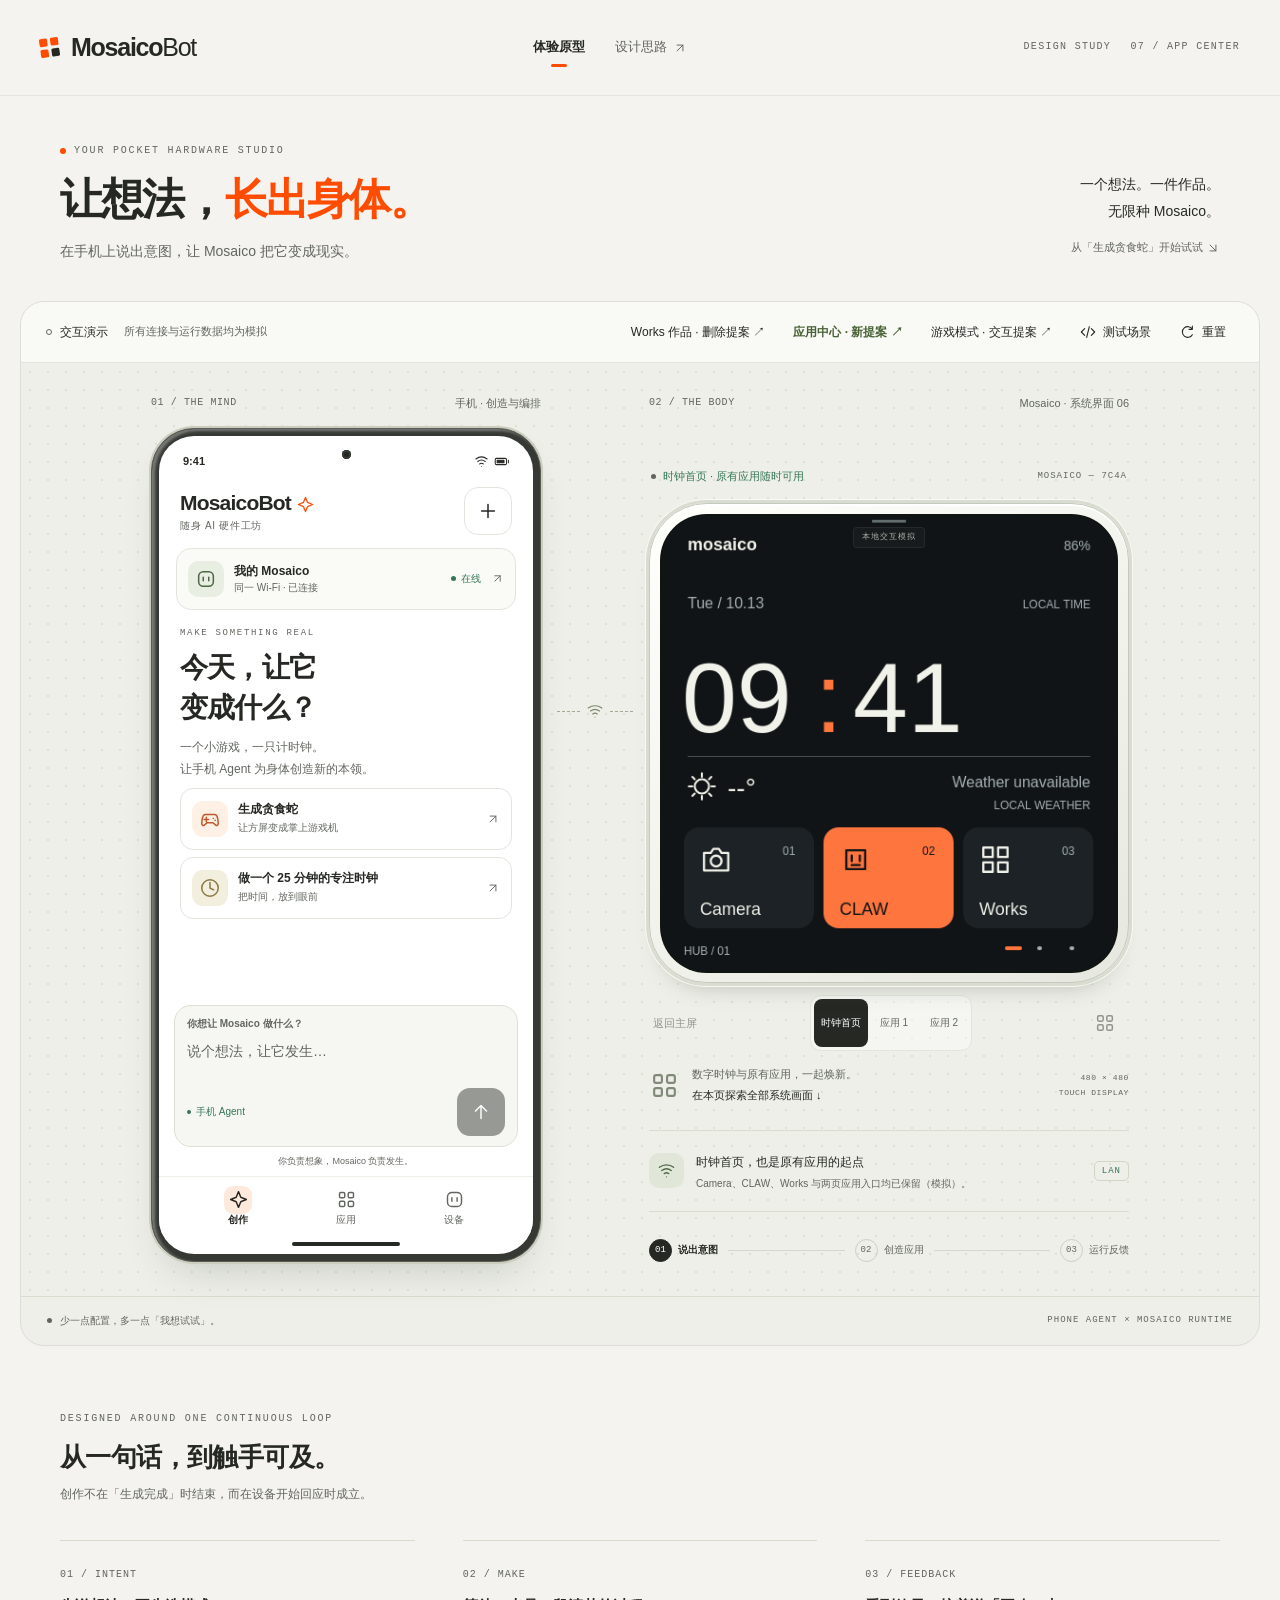
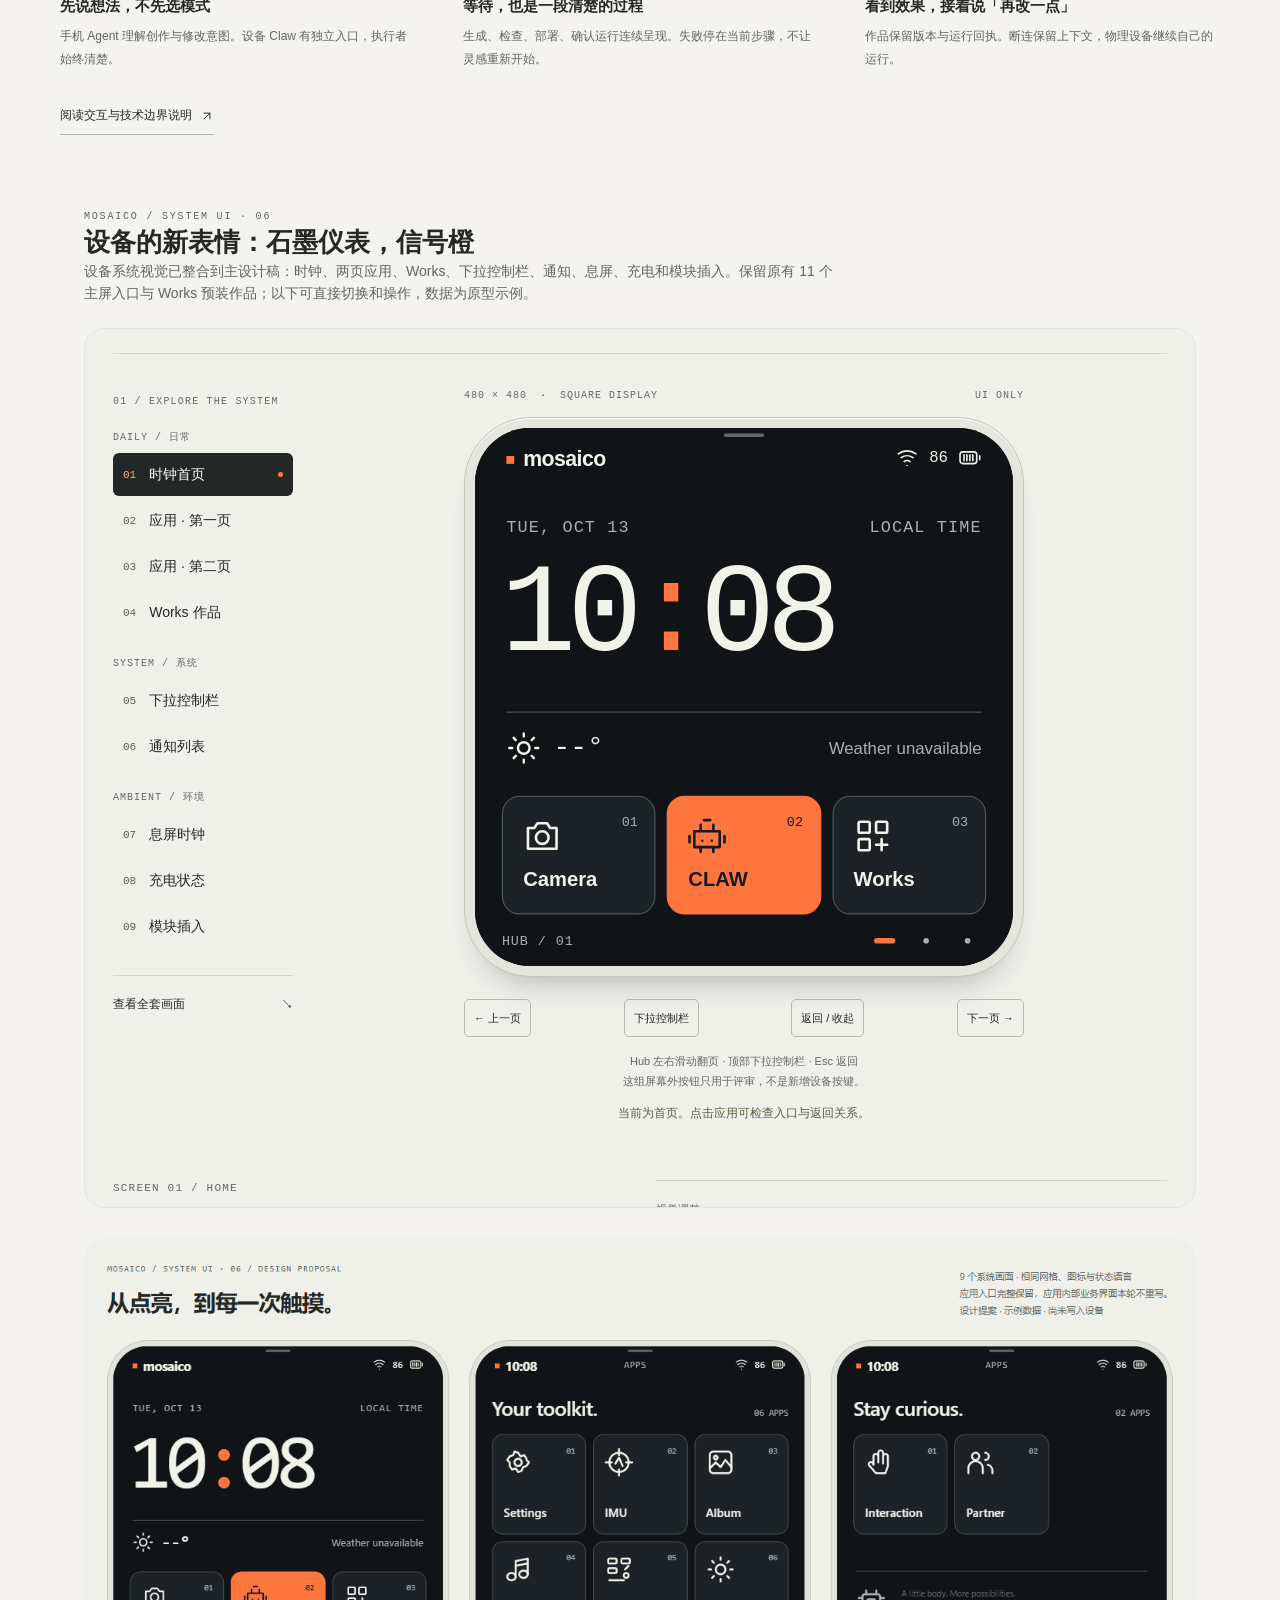
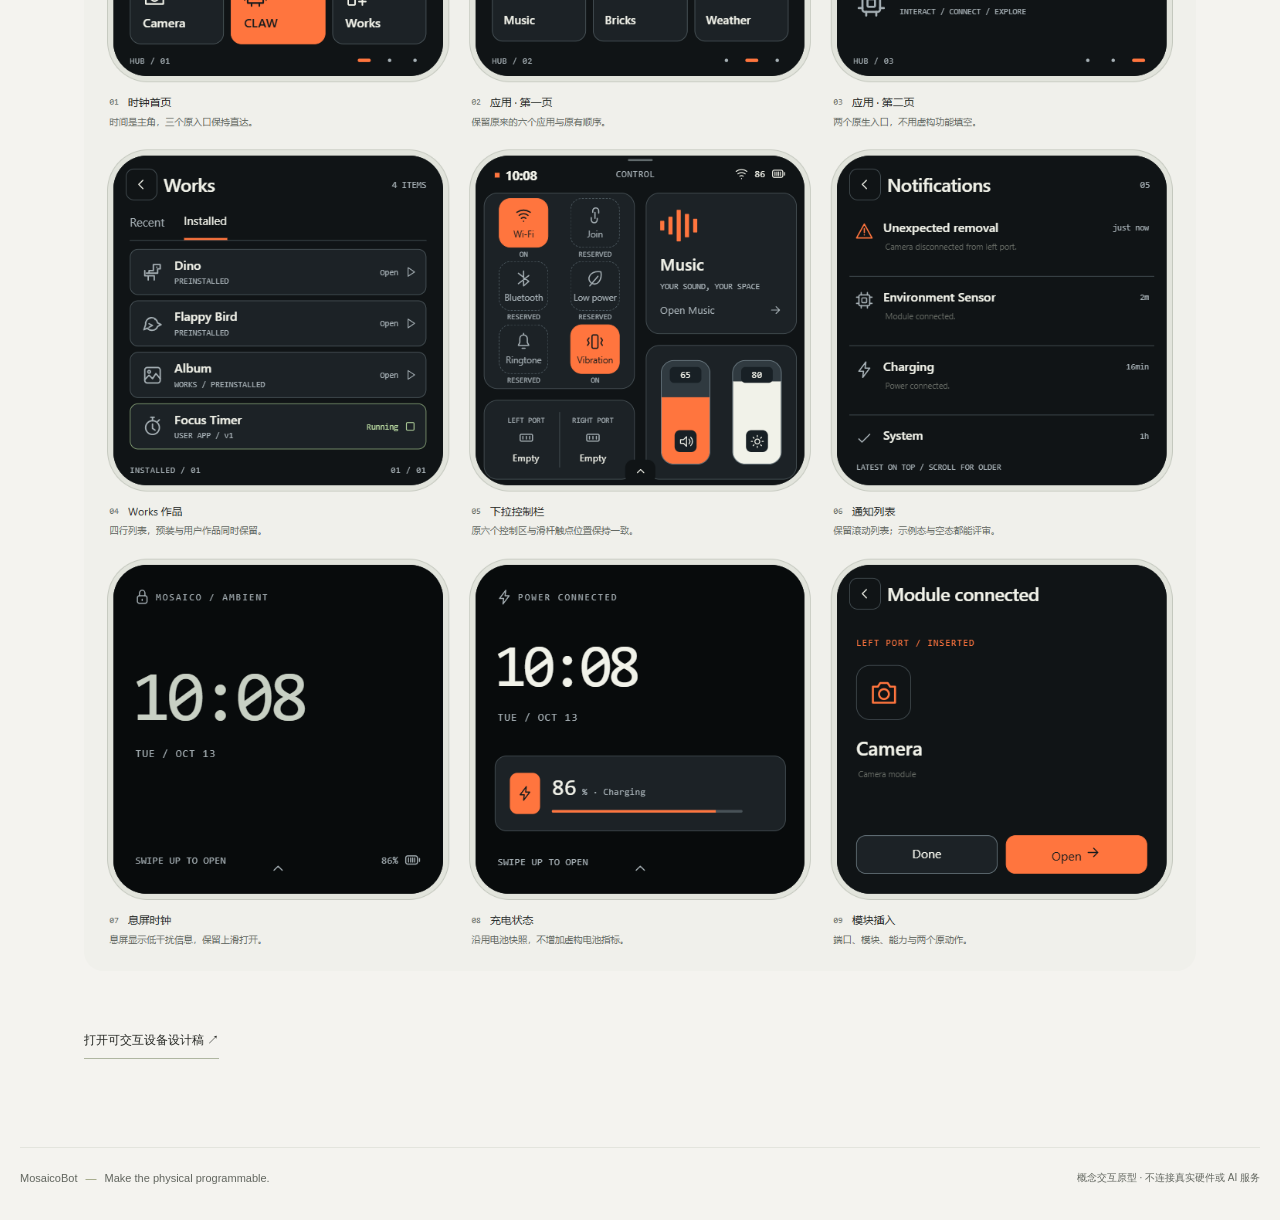
<file: docs/index.html>
<!doctype html>
<html lang="zh-CN">
  <head>
    <meta charset="utf-8" />
    <meta
      name="viewport"
      content="width=device-width, initial-scale=1, viewport-fit=cover"
    />
    <meta name="theme-color" content="#f4f3ef" />
    <meta
      name="description"
      content="MosaicoBot 交互原型：手机表达意图，AI 创造应用，Mosaico 运行并反馈。"
    />
    <title>MosaicoBot — 让想法，长出身体。</title>
    <link rel="stylesheet" href="styles.css" />
    <script src="device-apps.js" defer></script>
    <link rel="stylesheet" href="device-works.css" />
    <script src="device-works.js" defer></script>
    <link rel="stylesheet" href="app-center.css" />
    <script src="app-center.js" defer></script>
    <script src="app.js" defer></script>
    <link rel="stylesheet" href="game-mode.css" />
    <script src="game-mode.js" defer></script>
  </head>
  <body>
    <svg class="svg-defs" xmlns="http://www.w3.org/2000/svg" aria-hidden="true">
      <defs>
        <symbol id="i-upload" viewBox="0 0 24 24"><path d="M12 16V3m-5 5 5-5 5 5M4 15v6h16v-6" /></symbol>
        <symbol id="i-search" viewBox="0 0 24 24"><circle cx="10" cy="10" r="6"/><path d="m15 15 6 6"/></symbol>
        <symbol id="i-plus" viewBox="0 0 24 24">
          <path d="M12 5v14M5 12h14" />
        </symbol>
        <symbol id="i-arrow" viewBox="0 0 24 24">
          <path d="m7 17 10-10M7 7h10v10" />
        </symbol>
        <symbol id="i-send" viewBox="0 0 24 24">
          <path d="M12 19V5m-6 6 6-6 6 6" />
        </symbol>
        <symbol id="i-wifi" viewBox="0 0 24 24">
          <path
            d="M3 8a15 15 0 0 1 18 0M6 12a10 10 0 0 1 12 0M9 16a5 5 0 0 1 6 0"
          />
          <circle cx="12" cy="20" r=".75" fill="currentColor" stroke="none" />
        </symbol>
        <symbol id="i-device" viewBox="0 0 24 24">
          <rect x="4" y="4" width="16" height="16" rx="5" />
          <path d="M9 10v4m6-4v4" />
        </symbol>
        <symbol id="i-grid" viewBox="0 0 24 24">
          <rect x="4" y="4" width="6" height="6" rx="1.5" />
          <rect x="14" y="4" width="6" height="6" rx="1.5" />
          <rect x="4" y="14" width="6" height="6" rx="1.5" />
          <rect x="14" y="14" width="6" height="6" rx="1.5" />
        </symbol>
        <symbol id="i-spark" viewBox="0 0 24 24">
          <path d="m12 3 2.6 6.4L21 12l-6.4 2.6L12 21l-2.6-6.4L3 12l6.4-2.6Z" />
        </symbol>
        <symbol id="i-check" viewBox="0 0 24 24">
          <path d="m5 12 4 4L19 6" />
        </symbol>
        <symbol id="i-close" viewBox="0 0 24 24">
          <path d="m6 6 12 12M6 18 18 6" />
        </symbol>
        <symbol id="i-mic" viewBox="0 0 24 24">
          <rect x="9" y="3" width="6" height="12" rx="3" />
          <path d="M5 10v2a7 7 0 0 0 14 0v-2M12 19v3" />
        </symbol>
        <symbol id="i-clock" viewBox="0 0 24 24">
          <circle cx="12" cy="12" r="9" />
          <path d="M12 6v6l4 2" />
        </symbol>
        <symbol id="i-level" viewBox="0 0 24 24">
          <path d="M3 12h18M12 3v18" />
          <circle cx="12" cy="12" r="6" />
        </symbol>
        <symbol id="i-game" viewBox="0 0 24 24">
          <path
            d="M7 7h10c2 0 3 2 3.5 5l.5 5c0 2-2 3-3.5 1L15 16H9l-2.5 2C5 20 3 19 3 17l.5-5C4 9 5 7 7 7Z"
          />
          <path d="M8 10v5m-2.5-2.5h5m5-1h.1m2 2h.1" />
        </symbol>
        <symbol id="i-play" viewBox="0 0 24 24">
          <path d="m8 4 12 8-12 8Z" />
        </symbol>
        <symbol id="i-pause" viewBox="0 0 24 24">
          <path d="M8 5v14M16 5v14" />
        </symbol>
        <symbol id="i-stop" viewBox="0 0 24 24">
          <rect x="6" y="6" width="12" height="12" rx="2" />
        </symbol>
        <symbol id="i-back" viewBox="0 0 24 24">
          <path d="M19 12H5m6-6-6 6 6 6" />
        </symbol>
        <symbol id="i-refresh" viewBox="0 0 24 24">
          <path d="M20 8a8 8 0 1 0 0 8M20 3v5h-5" />
        </symbol>
        <symbol id="i-code" viewBox="0 0 24 24">
          <path d="m7 7-5 5 5 5m10-10 5 5-5 5M14 4l-4 16" />
        </symbol>
        <symbol id="i-trash" viewBox="0 0 24 24">
          <path d="M3 6h18M9 6V3h6v3M5 6l1 15h12l1-15M10 10v7m4-7v7" />
        </symbol>
        <symbol id="i-battery" viewBox="0 0 24 24">
          <rect x="2" y="7" width="18" height="10" rx="2" />
          <path d="M23 10v4M5 10h11v4H5Z" fill="currentColor" />
        </symbol>
      </defs>
    </svg>
    <header class="site-header">
      <a class="wordmark" href="#" aria-label="MosaicoBot 首页"
        ><span class="brand-mark" aria-hidden="true"
          ><i></i><i></i><i></i><i></i></span
        >Mosaico<span>Bot</span></a
      >
      <nav class="site-nav" aria-label="设计稿导航">
        <a class="selected" href="#prototype">体验原型</a
        ><a href="#principles"
          >设计思路 <svg class="icon"><use href="#i-arrow" /></svg
        ></a>
      </nav>
      <span class="edition">DESIGN STUDY <b>07 / APP CENTER</b></span>
    </header>
    <main aria-label="手机与设备主交互设计">
      <section class="intro" aria-labelledby="page-title">
        <div>
          <p class="eyebrow"><span></span> YOUR POCKET HARDWARE STUDIO</p>
          <h1 id="page-title">让想法，<span>长出身体。</span></h1>
          <p class="intro-copy">在手机上说出意图，让 Mosaico 把它变成现实。</p>
        </div>
        <p class="intro-aside">
          一个想法。一件作品。<br />无限种 Mosaico。<span
            >从「生成贪食蛇」开始试试
            <svg class="icon"><use href="#i-arrow" /></svg
          ></span>
        </p>
      </section>
      <section
        class="prototype"
        id="prototype"
        aria-label="手机与 Mosaico 联动交互原型"
      >
        <div class="review-bar">
          <span
            ><span class="demo-dot"></span> 交互演示
            <small>所有连接与运行数据均为模拟</small></span
          >
          <div>
            <button id="review-device-works" class="text-button">Works 作品 · 删除提案 ↗</button>
            <button id="review-center" class="text-button">应用中心 · 新提案 ↗</button>
            <button id="review-game" class="text-button">游戏模式 · 交互提案 ↗</button>
            <button id="scenario-button" class="text-button">
              <svg class="icon"><use href="#i-code" /></svg> 测试场景</button
            ><button
              id="reset-button"
              class="text-button"
              aria-label="重置原型"
            >
              <svg class="icon"><use href="#i-refresh" /></svg><span>重置</span>
            </button>
          </div>
        </div>
        <div class="stage">
          <section class="phone-column" aria-label="手机 App 原型">
            <div class="object-label">
              <span>01 / THE MIND</span><span>手机 · 创造与编排</span>
            </div>
            <div class="phone">
              <div class="phone-screen">
                <div class="system-bar" aria-hidden="true">
                  <b>9:41</b><span class="camera-hole"></span
                  ><span
                    ><svg class="icon"><use href="#i-wifi" /></svg
                    ><svg class="icon"><use href="#i-battery" /></svg
                  ></span>
                </div>
                <header class="app-header">
                  <div>
                    <span class="app-wordmark"
                      >MosaicoBot<svg
                        class="icon tiny-orange"
                        aria-hidden="true"
                      >
                        <use href="#i-spark" /></svg></span
                    ><span class="app-subtitle">随身 AI 硬件工坊</span>
                  </div>
                  <button
                    class="icon-button"
                    id="new-button"
                    aria-label="开始新的创作"
                  >
                    <svg class="icon"><use href="#i-plus" /></svg>
                  </button>
                </header>
                <button class="connection-pill" id="connection-button">
                  <span class="connection-icon"
                    ><svg class="icon"><use href="#i-device" /></svg></span
                  ><span
                    ><strong id="connection-name">我的 Mosaico</strong
                    ><small id="connection-detail"
                      >同一 Wi-Fi · 已连接</small
                    ></span
                  ><span class="connected-indicator" id="connection-state"
                    ><i></i> 在线</span
                  ><svg class="icon chevron"><use href="#i-arrow" /></svg>
                </button>
                <section class="app-panel" id="create-panel" aria-label="创作">
                  <div class="conversation" id="conversation">
                <div class="offline-banner" id="offline-banner" hidden>
                  连接已断开，创作仍保留。<button id="reconnect-inline">
                    重新连接
                  </button>
                </div>

                    <div class="welcome" id="welcome">
                      <p class="mini-label">MAKE SOMETHING REAL</p>
                      <h2>今天，让它<br />变成什么？</h2>
                      <p>
                        一个小游戏，一只计时钟。<br />让手机 Agent 为身体创造新的本领。
                      </p>
                      <div class="suggestions" aria-label="创作灵感">
                        <button data-prompt="生成贪食蛇">
                          <span class="suggestion-icon peach"
                            ><svg class="icon">
                              <use href="#i-game" /></svg></span
                          ><span
                            ><b>生成贪食蛇</b
                            ><small>让方屏变成掌上游戏机</small></span
                          ><svg class="icon"><use href="#i-arrow" /></svg>
                        </button>
                        <button data-prompt="做一个 25 分钟的专注时钟">
                          <span class="suggestion-icon sand"
                            ><svg class="icon">
                              <use href="#i-clock" /></svg></span
                          ><span
                            ><b>做一个 25 分钟的专注时钟</b
                            ><small>把时间，放到眼前</small></span
                          ><svg class="icon"><use href="#i-arrow" /></svg>
                        </button>

                      </div>
                    </div>
                    <div
                      id="messages"
                      class="messages"
                      aria-live="polite"
                      aria-relevant="additions text"
                    ></div>
                    <div
                      id="job-card"
                      class="job-card"
                      role="status"
                      aria-live="polite"
                      aria-atomic="true"
                      hidden
                    ></div>
                    <div
                      id="result-card"
                      class="result-card"
                      aria-live="polite"
                      hidden
                    ></div>
                  </div>
                  <form class="composer" id="composer">
                    <label for="prompt-input" id="composer-label">你想让 Mosaico 做什么？</label>
                    <textarea id="prompt-input" rows="2" maxlength="600" placeholder="说个想法，让它发生…"></textarea>
                    <div class="composer-bottom">
                      <span id="composer-hint"><i></i> 手机 Agent</span>
                      <button class="send-button" id="send-button" type="submit" aria-label="发送创作意图">
                        <svg class="icon"><use href="#i-send" /></svg>
                      </button>
                    </div>
                  </form>
                  <p class="composer-footnote">你负责想象，Mosaico 负责发生。</p>
                </section>
                <section
                  class="app-panel scroll-panel"
                  id="works-panel"
                  aria-label="应用"
                  hidden
                >
                  <div class="panel-heading">
                    <p class="mini-label">ONE BODY, MORE POSSIBILITIES</p>
                    <h2>应用</h2>
                    <p>原来的本领，加上你的新想法。</p>
                  </div>
                  <div class="app-segments" role="group" aria-label="应用分类">
                    <button data-app-group="mine" aria-pressed="true">
                      我的创作 <span id="work-count">0</span>
                    </button>
                    <button data-app-group="center" aria-pressed="false">应用中心</button>
                    <button data-app-group="device" aria-pressed="false">
                      设备应用 <span id="device-app-count">14</span>
                    </button>
                  </div>
                  <div id="my-apps">
                    <button class="game-discovery" id="browse-games"><span class="game-discovery-icon" aria-hidden="true"><svg class="icon"><use href="#i-game"/></svg></span><span><b>让手机，成为手柄</b><small>横屏通用手柄 · 在设备上选游戏</small></span><svg class="icon" aria-hidden="true"><use href="#i-arrow"/></svg></button>
                    <button class="center-discovery" id="browse-center"><span class="center-discovery-mark" aria-hidden="true">+</span><span><b>让好想法，彼此接力</b><small>应用中心 · 发现、带走、再创造</small></span><svg class="icon" aria-hidden="true"><use href="#i-arrow"/></svg></button>
                    <div class="library-toolbar"><span>保存在这台手机</span><button id="library-upload" class="text-button"><svg class="icon" aria-hidden="true"><use href="#i-upload"/></svg>上传作品</button></div>
                    <div id="works-list"></div>
                    <button class="builtin-discovery" id="browse-builtin">
                      <span class="connection-icon"
                        ><svg class="icon" aria-hidden="true">
                          <use href="#i-grid" /></svg></span
                      ><span
                        ><b>它原本就有很多本领</b
                        ><small>Camera、Music、IMU… 去看看</small></span
                      ><svg class="icon" aria-hidden="true">
                        <use href="#i-arrow" />
                      </svg>
                    </button>
                  </div>
                  <div id="builtin-apps" hidden>
                    <div id="builtin-list"></div>
                    <p class="app-boundary">
                      原有入口完整保留。打开与反馈为本地模拟，远程控制接口仍需接入。
                    </p>
                  </div>
                  <div id="builtin-detail" hidden></div>
                  <div id="app-center" hidden></div>
                </section>
                <section
                  class="app-panel scroll-panel"
                  id="device-panel"
                  aria-label="设备管理"
                  hidden
                >
                  <div class="panel-heading">
                    <p class="mini-label">YOUR PHYSICAL COMPANION</p>
                    <h2>我的 Mosaico</h2>
                    <p>它在这里，等待下一个想法。</p>
                  </div>
                  <div class="device-info-card">
                    <svg class="icon"><use href="#i-device" /></svg
                    ><b>Mosaico</b
                    ><span id="device-page-status">已连接 / 局域网（演示）</span
                    ><button class="secondary-button" id="manage-connection">
                      管理连接
                    </button>
                  </div>
                  <h3 class="section-label">这副身体能做什么</h3>
                  <div class="capability-grid">
                    <div><b>480 × 480</b><span>方形触摸屏</span></div>
                    <div><b>IMU</b><span>感知姿态</span></div>
                    <div><b>Audio</b><span>麦克风与扬声器</span></div>
                    <div><b>Camera</b><span>视觉输入</span></div>
                  </div>
                  <p class="safety-note">硬件规格概览 · 当前手机生成仅接入屏幕 / 触摸</p>
                  <div class="setting-row">
                    <span
                      ><b>准备好后自动运行</b
                      ><small>暂未开放 · 当前每个版本确认后运行</small></span
                    ><input
                      id="auto-run"
                      type="checkbox"
                      role="switch"
                      disabled
                      aria-label="准备好后自动运行"
                    />
                  </div>
                  <p class="safety-note">
                    相机、录音和外部执行器需单独授权。当前连接仅验证接口，不等于安全配对。
                  </p>
                  <button class="secondary-button full-width" id="device-talk">
                    和设备 Claw 对话
                  </button>
                  <details class="phone-agent-settings"><summary>手机 Agent <small>负责创作，与设备 CLAW 独立</small></summary><p>模型与接口设置、连接测试在这里管理。Key 不同步到设备。本原型不接收或存储密钥。</p></details>
                </section>
                <nav class="bottom-nav" aria-label="手机主导航">
                  <button data-tab="create" aria-current="page">
                    <svg class="icon"><use href="#i-spark" /></svg
                    ><span>创作</span></button
                  ><button data-tab="works">
                    <svg class="icon"><use href="#i-grid" /></svg
                    ><span>应用</span></button
                  ><button data-tab="device">
                    <svg class="icon"><use href="#i-device" /></svg
                    ><span>设备</span>
                  </button>
                </nav>
                <div class="gesture-bar" aria-hidden="true"></div>
              </div>
            </div>
          </section>
          <div class="connection-bridge" aria-hidden="true">
            <span></span><svg class="icon"><use href="#i-wifi" /></svg
            ><span></span>
          </div>
          <section class="hardware-column" aria-label="Mosaico 硬件模拟器">
            <div class="object-label">
              <span>02 / THE BODY</span><span>Mosaico · 系统界面 06</span>
            </div>
            <div class="hardware-topline">
              <span class="hardware-tag"
                ><i id="hardware-dot"></i
                ><span id="hardware-status">已就绪，等你创造</span></span
              ><span class="mono">MOSAICO — 7C4A</span>
            </div>
            <div class="hardware-shell">
              <div class="hardware-screen">
                <canvas
                  id="device-canvas"
                  width="480"
                  height="480"
                  tabindex="0"
                  aria-label="Mosaico 模拟屏。默认时钟首页，可切换原有应用主屏。贪食蛇支持方向键或滑动控制。"
                ></canvas>
                <div
                  id="device-hotspots"
                  class="device-hotspots"
                  role="group"
                  aria-label="模拟设备触摸入口"
                ></div>
                <div class="screen-chip" id="screen-chip">本地交互模拟</div>
              </div>
            </div>
            <div class="hardware-shadow" aria-hidden="true"></div>
            <nav class="hardware-navigation" aria-label="模拟设备导航">
              <button id="hardware-back" class="text-button">
                <svg class="icon" aria-hidden="true"><use href="#i-back" /></svg
                >返回
              </button>
              <div class="hub-pages" role="group" aria-label="设备主屏分页">
                <button data-hub-page="0" aria-pressed="true">时钟首页</button
                ><button data-hub-page="1" aria-pressed="false">应用 1</button
                ><button data-hub-page="2" aria-pressed="false">应用 2</button>
              </div>
              <button
                id="hardware-home"
                class="icon-button"
                aria-label="退出应用并回到设备时钟首页"
              >
                <svg class="icon" aria-hidden="true">
                  <use href="#i-grid" />
                </svg>
              </button>
            </nav>
            <div class="hardware-caption">
              <svg class="icon pixel-mark" aria-hidden="true">
                <use href="#i-grid" /></svg
              ><span
                >数字时钟与原有应用，一起焕新。<br /><strong
                  ><a href="#hardware-proposal-title">在本页探索全部系统画面 ↓</a></strong
                ></span
              ><span class="display-spec">480 × 480<br />TOUCH DISPLAY</span>
            </div>
            <div class="physical-controls" id="physical-controls" hidden>
              <div class="direction-pad" id="direction-pad">
                <button data-direction="left" aria-label="向左">
                  <svg class="icon"><use href="#i-back" /></svg></button
                ><button data-direction="up" aria-label="向上">
                  <svg class="icon rotate-up">
                    <use href="#i-back" />
                  </svg></button
                ><button data-direction="down" aria-label="向下">
                  <svg class="icon rotate-down">
                    <use href="#i-back" />
                  </svg></button
                ><button data-direction="right" aria-label="向右">
                  <svg class="icon rotate-right"><use href="#i-back" /></svg>
                </button>
              </div>
              <button id="pause-button" class="text-button">
                <svg class="icon"><use href="#i-pause" /></svg
                ><span>暂停</span></button
              ><button
                id="restart-button"
                class="icon-button"
                aria-label="重新开始应用"
              >
                <svg class="icon"><use href="#i-refresh" /></svg>
              </button>
            </div>
            <div class="level-controls" id="level-controls" hidden>
              <label for="tilt-input">模拟设备倾斜</label
              ><input
                type="range"
                id="tilt-input"
                min="-30"
                max="30"
                value="0"
              /><output id="tilt-output">0°</output>
            </div>
            <div class="feedback-strip" id="feedback-strip">
              <span class="feedback-icon"
                ><svg class="icon"><use href="#i-wifi" /></svg
              ></span>
              <div>
                <b id="feedback-title">手机与身体，保持连接</b>
                <p id="feedback-copy">局域网传递应用，设备回传运行状态。</p>
              </div>
              <span class="feedback-badge" id="feedback-badge">LAN</span>
            </div>
            <div class="journey" aria-label="任务进度">
              <span id="journey-idea" class="active"><b>01</b> 说出意图</span
              ><i></i><span id="journey-build"><b>02</b> 创造应用</span><i></i
              ><span id="journey-run"><b>03</b> 运行反馈</span>
            </div>
          </section>
        </div>
        <div class="stage-footer">
          <span><i></i> 少一点配置，多一点「我想试试」。</span
          ><span>PHONE AGENT × MOSAICO RUNTIME</span>
        </div>
      </section>
      <section
        class="principles"
        id="principles"
        aria-labelledby="principles-title"
      >
        <div class="principles-heading">
          <p class="eyebrow">DESIGNED AROUND ONE CONTINUOUS LOOP</p>
          <h2 id="principles-title">从一句话，到触手可及。</h2>
          <p>创作不在「生成完成」时结束，而在设备开始回应时成立。</p>
        </div>
        <div class="principle-grid">
          <article>
            <span>01 / INTENT</span>
            <h3>先说想法，不先选模式</h3>
            <p>
              手机 Agent 理解创作与修改意图。设备 Claw
              有独立入口，执行者始终清楚。
            </p>
          </article>
          <article>
            <span>02 / MAKE</span>
            <h3>等待，也是一段清楚的过程</h3>
            <p>
              生成、检查、部署、确认运行连续呈现。失败停在当前步骤，不让灵感重新开始。
            </p>
          </article>
          <article>
            <span>03 / FEEDBACK</span>
            <h3>看到效果，接着说「再改一点」</h3>
            <p>
              作品保留版本与运行回执。断连保留上下文，物理设备继续自己的运行。
            </p>
          </article>
        </div>
        <a class="documentation-link" href="interaction.md"
          >阅读交互与技术边界说明 <svg class="icon"><use href="#i-arrow" /></svg
        ></a>
      </section>
      <section class="hardware-proposal" aria-labelledby="hardware-proposal-title">
        <p class="eyebrow">MOSAICO / SYSTEM UI · 06</p>
        <h2 id="hardware-proposal-title">设备的新表情：石墨仪表，信号橙</h2>
        <p>设备系统视觉已整合到主设计稿：时钟、两页应用、Works、下拉控制栏、通知、息屏、充电和模块插入。保留原有 11 个主屏入口与 Works 预装作品；以下可直接切换和操作，数据为原型示例。</p>
        <iframe class="hardware-system-preview" src="hardware-redesign/index.html?embed=1" title="Mosaico 系统界面 06 交互设计" loading="lazy"></iframe>
        <img src="hardware-redesign/overview.png" alt="Mosaico 九屏新视觉设计：时钟首页、两页原应用、Works、下拉控制栏、通知、息屏、充电和模块插入；固定方屏，石墨底色与信号橙" loading="lazy">
        <a class="documentation-link" href="hardware-redesign/index.html">打开可交互设备设计稿 ↗</a>
      </section>
    </main>
    <footer class="site-footer" aria-label="主设计稿页脚">
      <span>MosaicoBot <span>—</span> Make the physical programmable.</span
      ><span>概念交互原型 · 不连接真实硬件或 AI 服务</span>
    </footer>
    <dialog id="game-mode" aria-labelledby="game-review-title">
      <div class="gp-review-header"><div><span>09 / UNIVERSAL CONTROLLER</span><h2 id="game-review-title">一个手柄，交给游戏定义。</h2><p>交互预览 · 首版已实现，网页不连接真实设备</p></div><button id="gp-close-review" aria-label="关闭游戏模式预览">关闭预览 ×</button></div>
      <div class="gp-rotate"><svg class="icon" aria-hidden="true"><use href="#i-game"/></svg><h3>横过来，双手开玩。</h3><p>原生 App 进入游戏模式后切换横屏。<br>网页预览请横放手机或加宽窗口，手柄不会被缩小。</p><button id="gp-portrait-exit">返回主设计稿</button></div>
      <figure class="gp-screen-stage" aria-label="手柄上方的 Mosaico 本地模拟屏幕">
        <div class="gp-screen-shell"><span class="gp-screen-badge">本地交互模拟</span><canvas id="gp-screen" width="480" height="480" aria-label="贪食蛇模拟屏幕，使用下方手柄操作"></canvas></div>
        <figcaption><span class="gp-eyebrow">MOSAICO / THE BODY</span><p id="gp-game-status" role="status">方向键 / 左摇杆转向 · A / START 开始 · B 暂停</p><small>独立方屏 + 手机手柄 · 网页模拟，不是投屏或真实设备状态</small></figcaption>
      </figure>
      <div class="gp-landscape-frame"><section id="gp-controller" aria-label="横屏通用游戏手柄"></section></div>
      <section class="gp-review-tools" aria-label="屏外评审工具，不属于手机 App">
        <div class="gp-monitor"><span class="gp-eyebrow">MOSAICO / 输入观察台 · 本地模拟</span><h3 id="gp-observer-title">连接后，在 Mosaico 上选游戏</h3><p>上方贪食蛇为本地交互模拟，复用设计稿画面；不执行设备 Lua 或 ROM，不访问真实设备。</p><output id="gp-observer">LX 0.00 · LY 0.00 / RX 0.00 · RY 0.00<br>BUTTONS / 全部释放</output></div>
        <div class="gp-scenarios"><label for="gp-scenario">评审场景 · 不是真实设备状态</label><select id="gp-scenario"><option value="ready">自动连接 · 通道就绪</option><option value="offline">未连接 · 自动扫描与手动重试</option><option value="waiting_game">已连接 · 等待游戏运行</option><option value="unsupported">固件未接入通用手柄</option><option value="busy">手柄控制权被占用</option><option value="lost">连接中断</option><option value="background">退后台后返回</option><option value="reboot">设备重启 · 会话失效</option></select><p>方向键 / WASD：十字键；J/K/U/I：A/B/X/Y。摇杆可拖动，Tab 聚焦后用方向键调节、Space 回中。</p><a href="game-mode.md">阅读新版交互文档 ↗</a></div>
      </section>
    </dialog>
    <dialog id="modal" aria-labelledby="modal-title">
      <div class="modal-header">
        <span class="mini-label" id="modal-eyebrow">MOSAICOBOT</span
        ><button class="icon-button" id="modal-close" aria-label="关闭弹窗">
          <svg class="icon"><use href="#i-close" /></svg>
        </button>
      </div>
      <h2 id="modal-title"></h2>
      <div id="modal-content"></div>
    </dialog>
    <div class="toast" id="toast" role="status" hidden></div>
  </body>
</html>
</file>
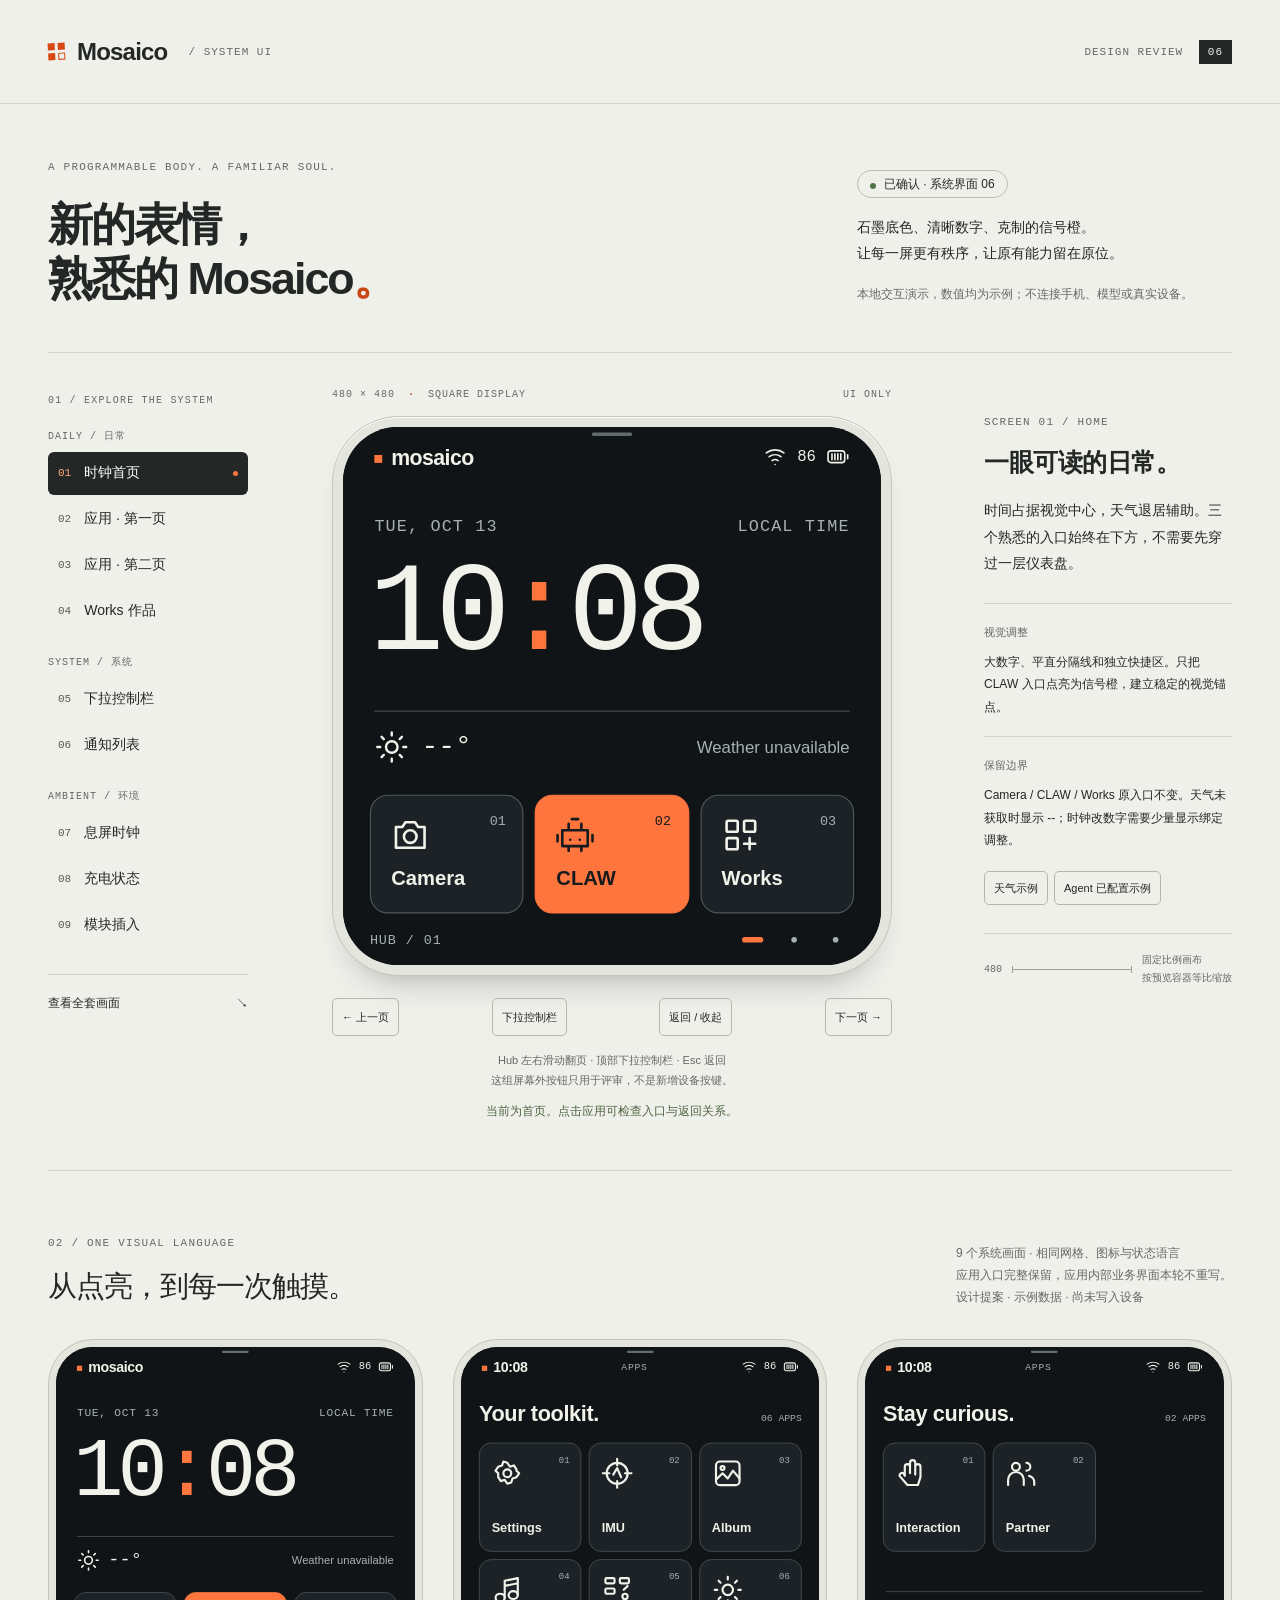
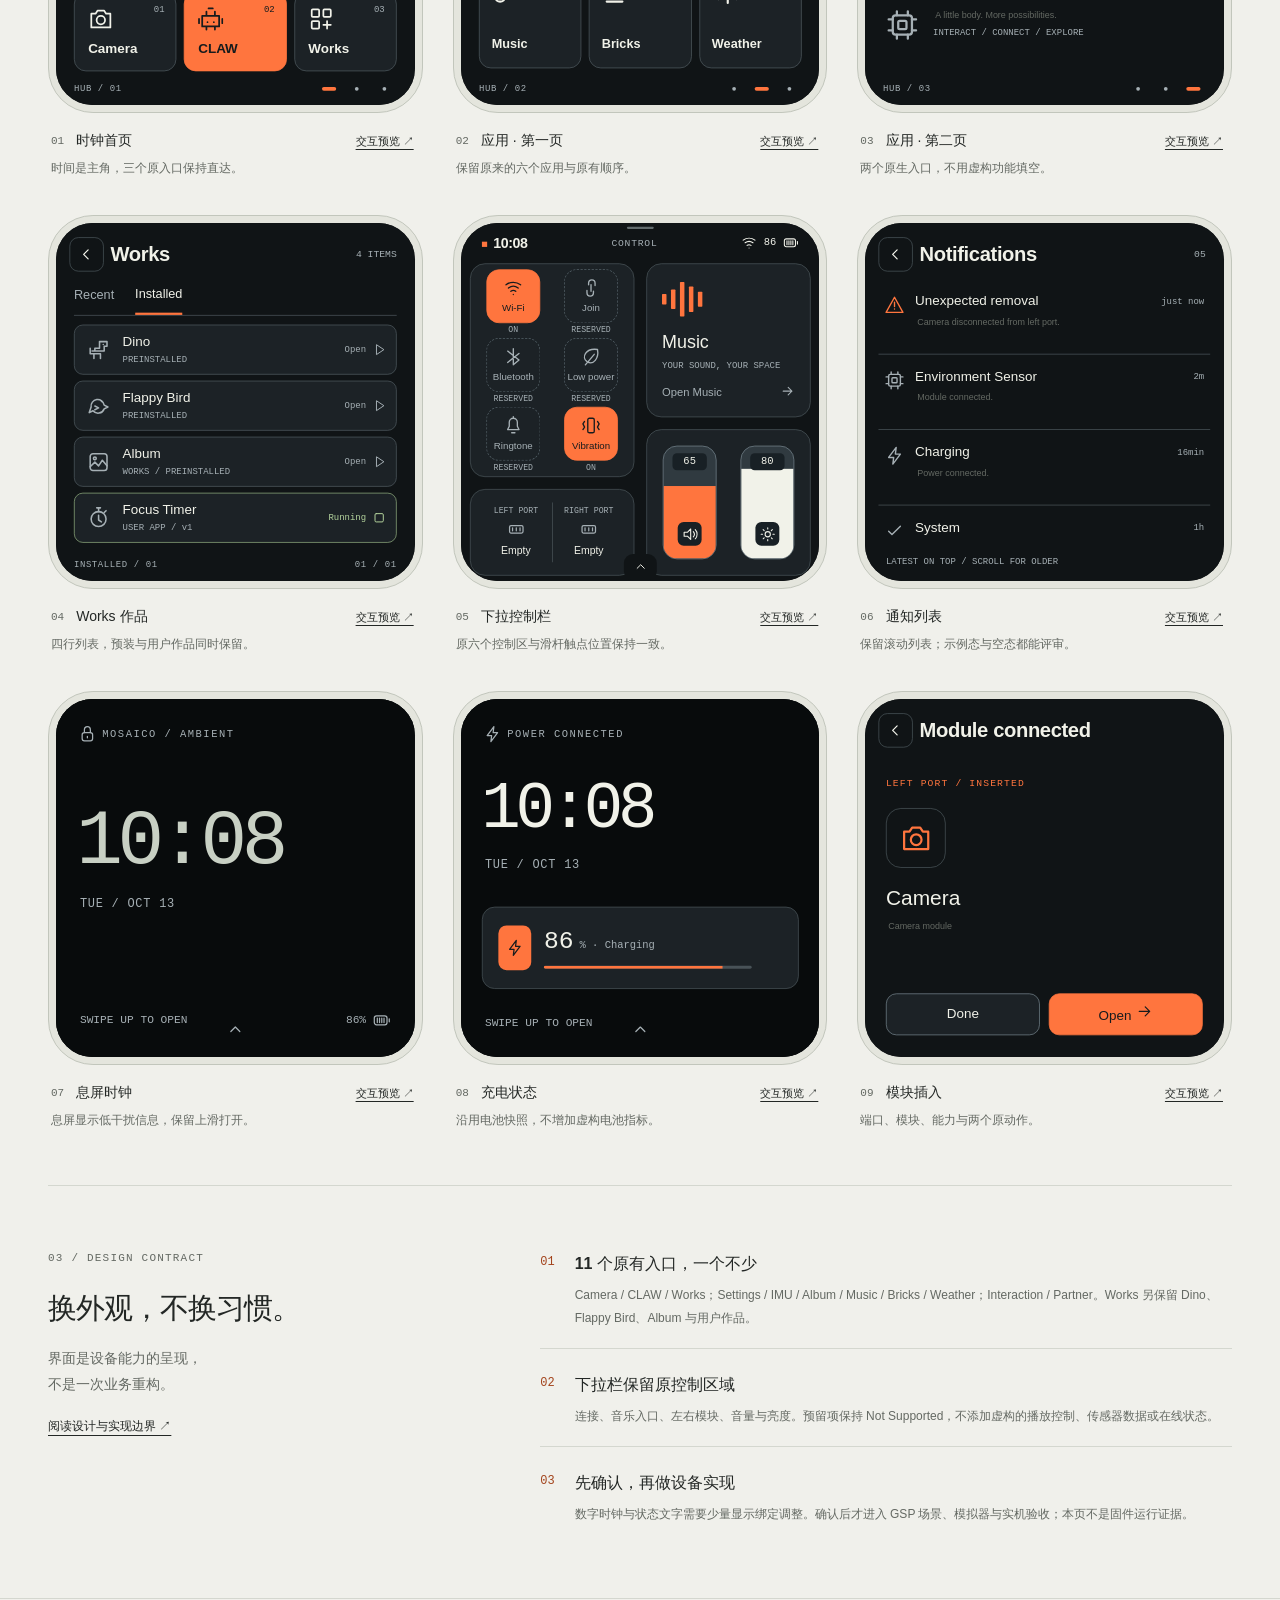
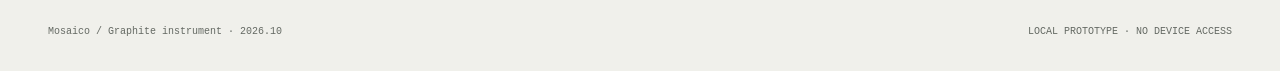
<file: docs/hardware-redesign/index.html>
<!doctype html>
<html lang="zh-CN">
  <head>
    <meta charset="utf-8" />
    <meta name="viewport" content="width=device-width, initial-scale=1" />
    <title>Mosaico · 设备界面设计评审 06</title>
    <meta
      name="description"
      content="Mosaico 480 方屏界面设计：保留应用和下拉栏，只更新视觉与信息层级。"
    />
    <link rel="stylesheet" href="design.css" />
    <script src="design.js" defer></script>
  </head>
  <body>
    <header class="masthead">
      <a href="../index.html" class="wordmark"
        ><span class="brand-mark" aria-hidden="true"
          ><i></i><i></i><i></i><i></i></span
        >Mosaico<span class="wordmark-tail"> / SYSTEM UI</span></a
      >
      <span class="revision">DESIGN REVIEW <b>06</b></span>
    </header>
    <main>
      <section class="intro" aria-labelledby="page-title">
        <div>
          <p class="eyebrow">A PROGRAMMABLE BODY. A FAMILIAR SOUL.</p>
          <h1 id="page-title">新的表情，<br />熟悉的 Mosaico<span>。</span></h1>
        </div>
        <div class="intro-note">
          <span class="review-badge">已确认 · 系统界面 06</span>
          <p>
            石墨底色、清晰数字、克制的信号橙。<br />让每一屏更有秩序，让原有能力留在原位。
          </p>
          <p class="disclaimer">
            本地交互演示，数值均为示例；不连接手机、模型或真实设备。
          </p>
        </div>
      </section>

      <section class="workbench" aria-label="设备界面交互评审">
        <nav class="scene-nav" aria-label="选择评审画面">
          <p class="eyebrow">01 / EXPLORE THE SYSTEM</p>
          <div id="scene-selectors"></div>
          <a href="#all-screens" class="gallery-link"
            >查看全套画面 <span aria-hidden="true">↘</span></a
          >
        </nav>
        <div class="preview-column">
          <h2 class="sr-only">Mosaico 交互预览</h2>
          <div class="preview-caption">
            <span>480 × 480 <b>·</b> SQUARE DISPLAY</span><span>UI ONLY</span>
          </div>
          <div class="device-frame main-frame">
            <div class="screen-window">
              <div
                id="device-screen"
                class="device-screen"
                role="region"
                aria-label="Mosaico 交互画面"
              ></div>
            </div>
          </div>
          <div class="review-actions" aria-label="手势的评审替代操作">
            <button type="button" data-review="previous">← 上一页</button
            ><button type="button" data-review="drawer">下拉控制栏</button
            ><button type="button" data-review="back">返回 / 收起</button
            ><button type="button" data-review="next">下一页 →</button>
          </div>
          <p class="gesture-note">
            Hub 左右滑动翻页 · 顶部下拉控制栏 · Esc 返回<br />这组屏幕外按钮只用于评审，不是新增设备按键。
          </p>
          <p id="feedback" role="status" aria-live="polite">
            当前为首页。点击应用可检查入口与返回关系。
          </p>
        </div>
        <aside class="inspector" aria-labelledby="scene-title">
          <p id="scene-index" class="eyebrow"></p>
          <h2 id="scene-title"></h2>
          <p id="scene-description" class="description"></p>
          <div class="annotation">
            <span>视觉调整</span>
            <p id="scene-visual"></p>
          </div>
          <div class="annotation">
            <span>保留边界</span>
            <p id="scene-boundary"></p>
          </div>
          <div id="state-tools" class="state-tools"></div>
          <div class="dimension-note">
            <span>480</span>
            <div></div>
            <span>固定比例画布<br />按预览容器等比缩放</span>
          </div>
        </aside>
      </section>

      <section
        id="all-screens"
        class="gallery-section"
        aria-labelledby="gallery-title"
      >
        <div class="section-heading">
          <div>
            <p class="eyebrow">02 / ONE VISUAL LANGUAGE</p>
            <h2 id="gallery-title">从点亮，到每一次触摸。</h2>
          </div>
          <p>
            9 个系统画面 · 相同网格、图标与状态语言<br />应用入口完整保留，应用内部业务界面本轮不重写。<br />设计提案
            · 示例数据 · 尚未写入设备
          </p>
        </div>
        <div id="screen-gallery" class="screen-gallery"></div>
      </section>

      <section class="design-contract" aria-labelledby="contract-title">
        <div>
          <p class="eyebrow">03 / DESIGN CONTRACT</p>
          <h2 id="contract-title">换外观，不换习惯。</h2>
          <p>界面是设备能力的呈现，<br />不是一次业务重构。</p>
          <a href="README.md">阅读设计与实现边界 ↗</a>
        </div>
        <div class="contract-list">
          <article>
            <span>01</span>
            <div>
              <h3>11 个原有入口，一个不少</h3>
              <p>
                Camera / CLAW / Works；Settings / IMU / Album / Music / Bricks /
                Weather；Interaction / Partner。Works 另保留 Dino、Flappy
                Bird、Album 与用户作品。
              </p>
            </div>
          </article>
          <article>
            <span>02</span>
            <div>
              <h3>下拉栏保留原控制区域</h3>
              <p>
                连接、音乐入口、左右模块、音量与亮度。预留项保持 Not
                Supported，不添加虚构的播放控制、传感器数据或在线状态。
              </p>
            </div>
          </article>
          <article>
            <span>03</span>
            <div>
              <h3>先确认，再做设备实现</h3>
              <p>
                数字时钟与状态文字需要少量显示绑定调整。确认后才进入 GSP
                场景、模拟器与实机验收；本页不是固件运行证据。
              </p>
            </div>
          </article>
        </div>
      </section>
    </main>
    <footer>
      <span>Mosaico / Graphite instrument · 2026.10</span
      ><span>LOCAL PROTOTYPE · NO DEVICE ACCESS</span>
    </footer>
  </body>
</html>
</file>
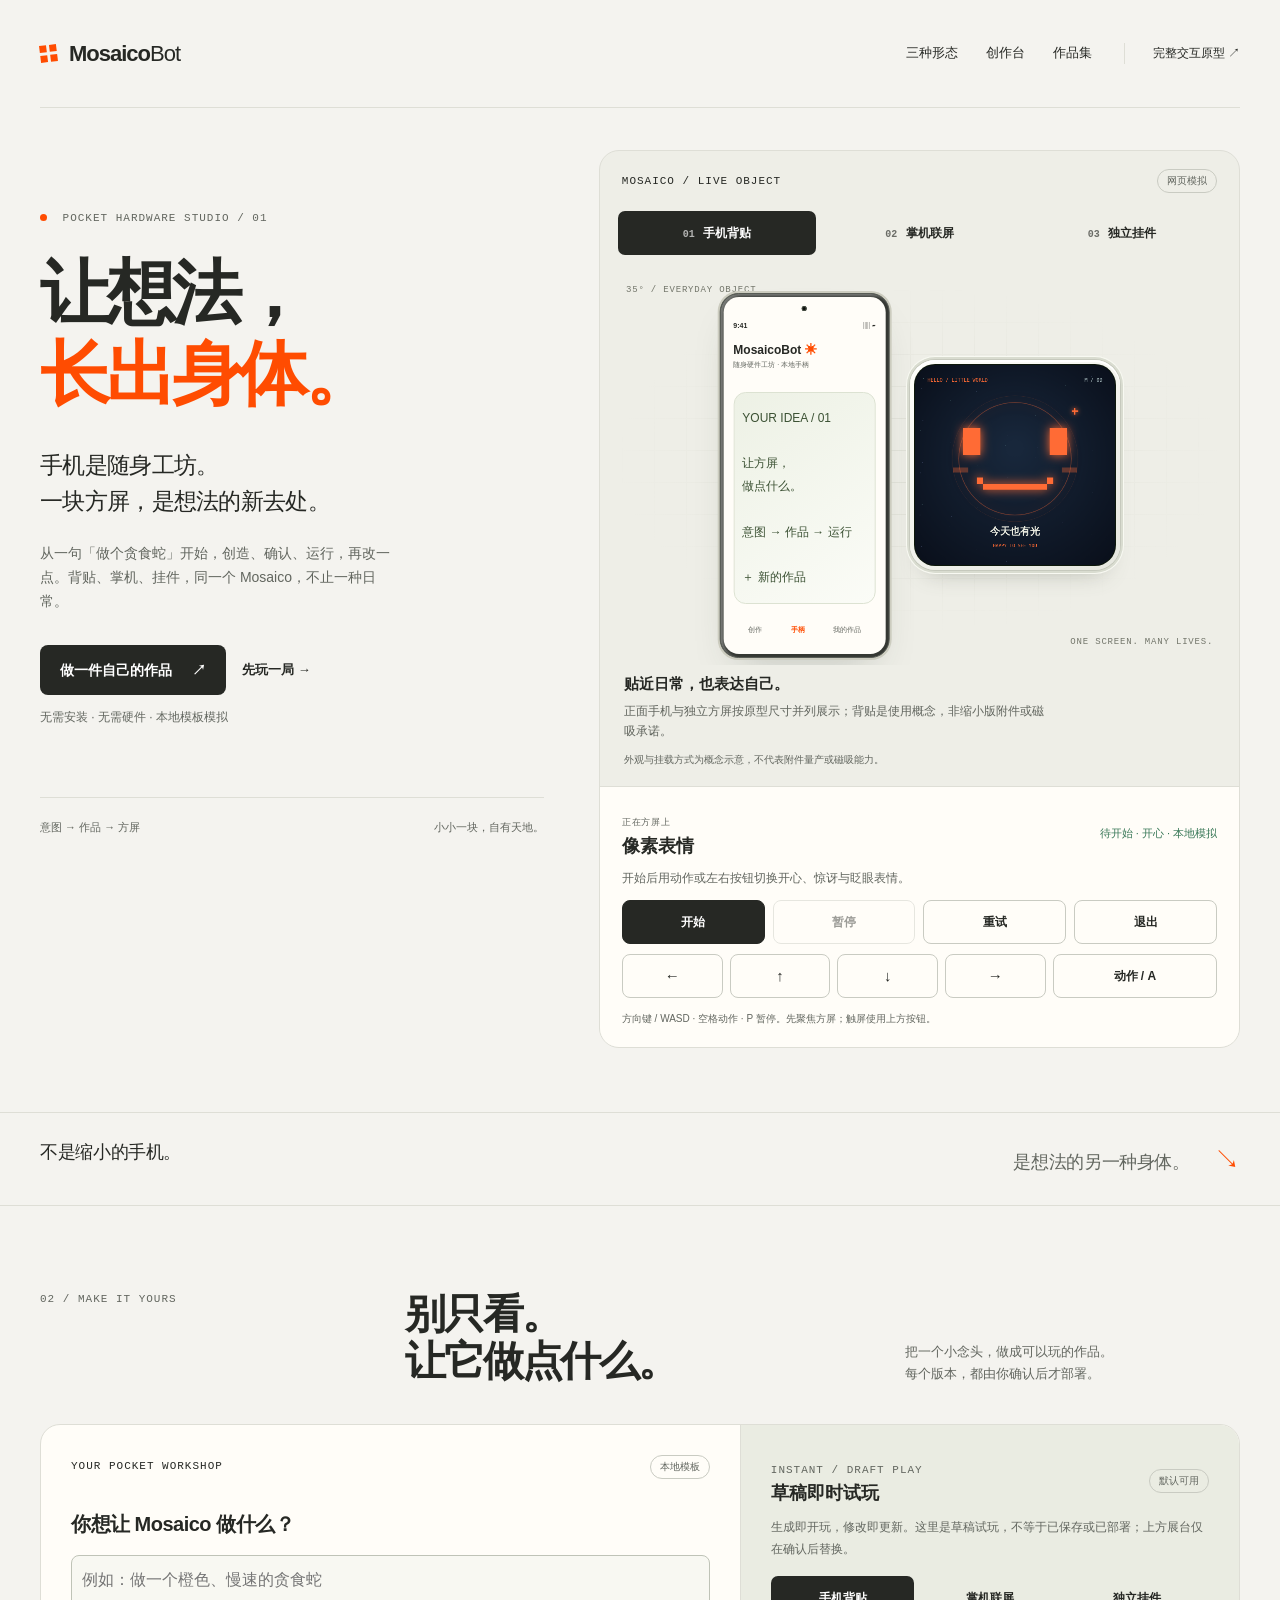
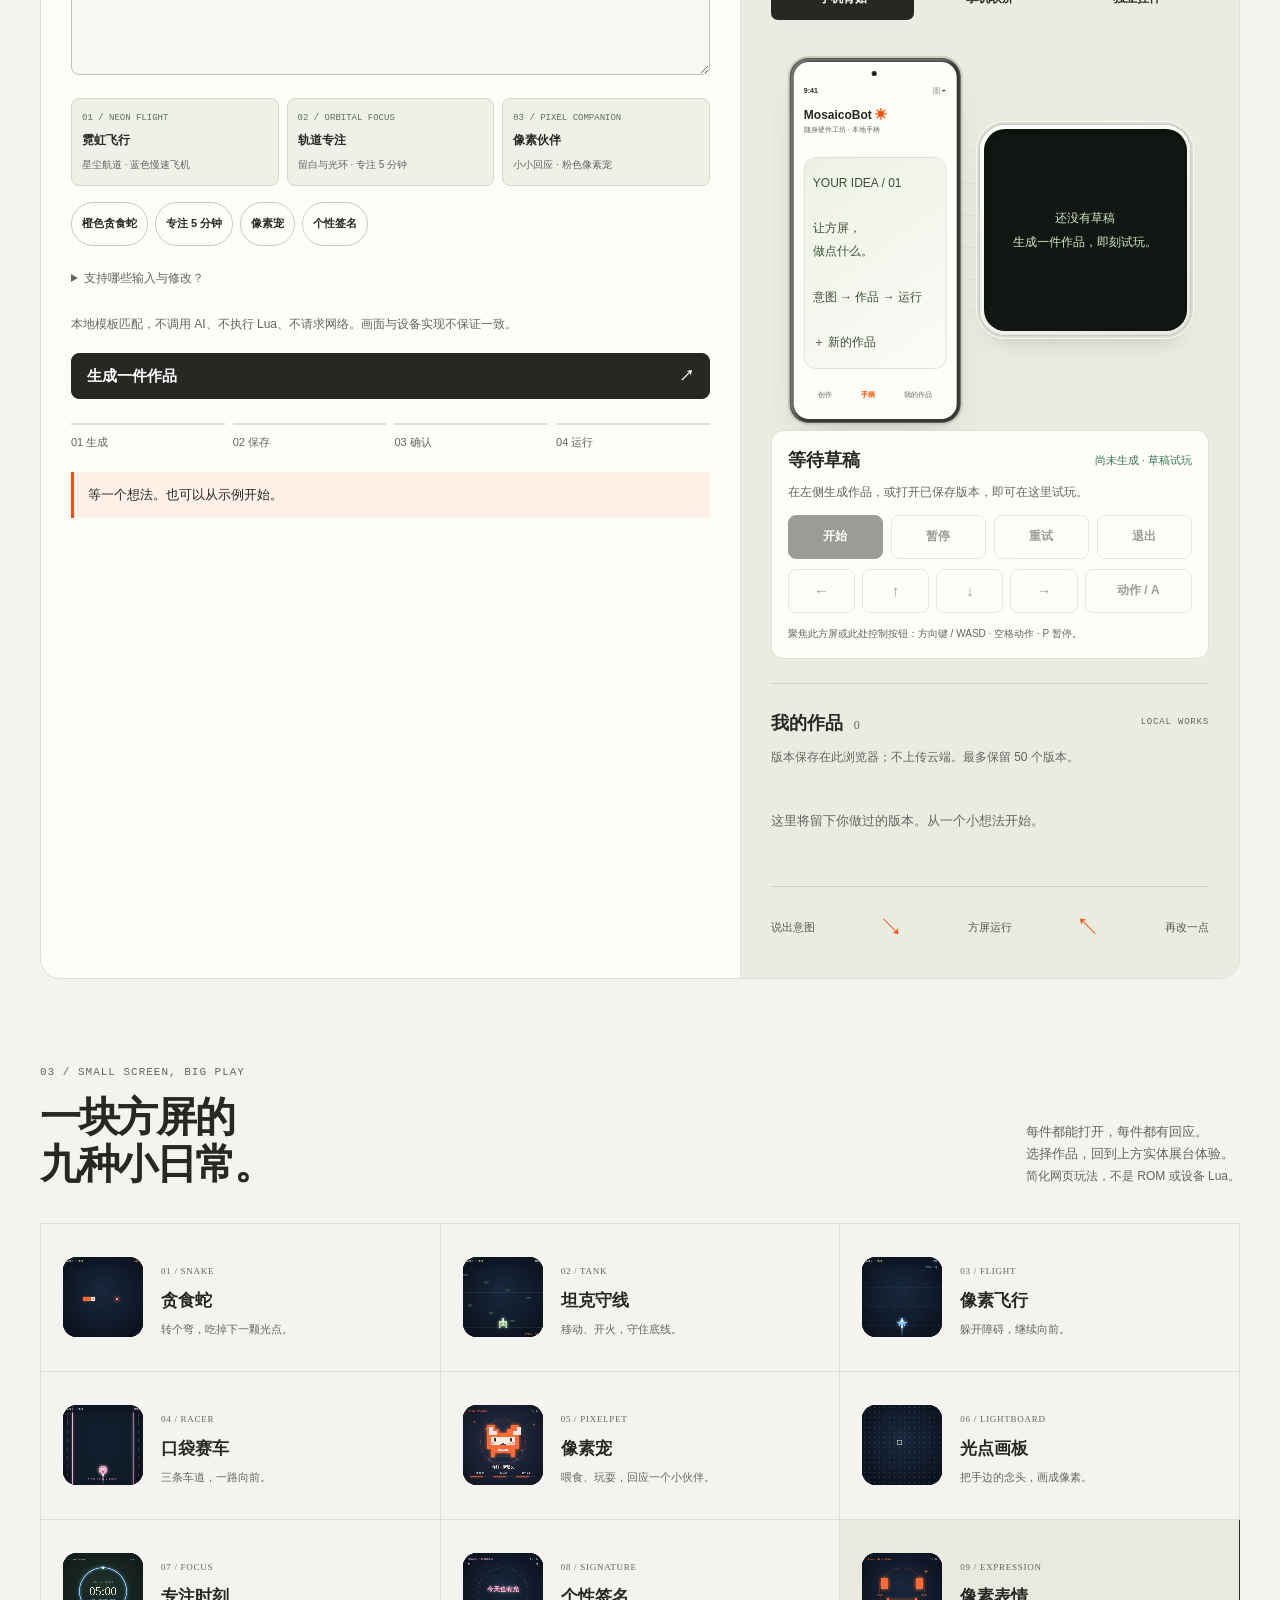
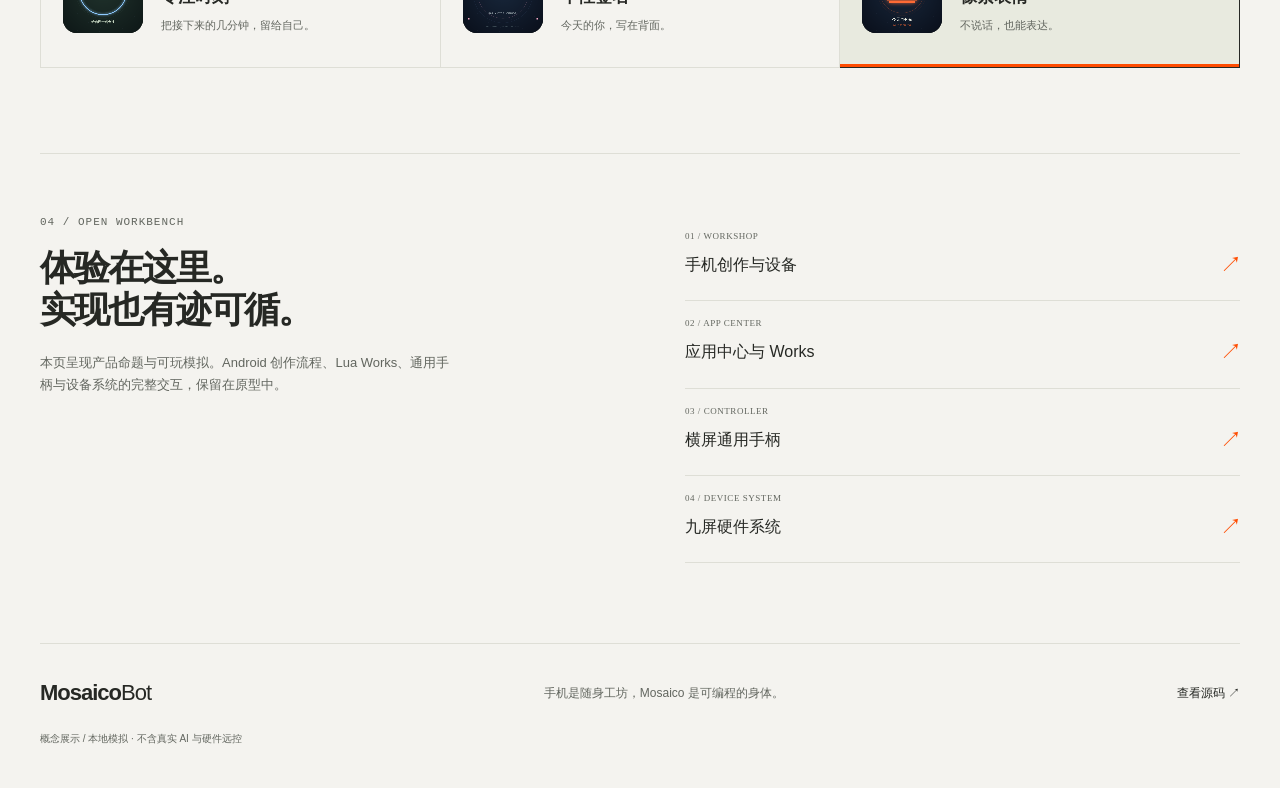
<file: docs/site/index.html>
<!doctype html>
<html lang="zh-CN">
<head>
  <meta charset="utf-8">
  <meta name="viewport" content="width=device-width, initial-scale=1, viewport-fit=cover">
  <meta name="theme-color" content="#f4f3ef">
  <meta name="description" content="MosaicoBot 口袋硬件工坊：在手机表达意图，让一块方屏成为游戏、陪伴与个性表达。无需安装，体验本地模拟。">
  <title>MosaicoBot — 让想法，长出身体。</title>
  <link rel="stylesheet" href="styles.css">
  <script src="scenes.js" defer></script>
  <script src="app.js" defer></script>
</head>
<body>
  <a class="skip-link" href="#workshop">跳到创作台</a>
  <header class="site-header wrap">
    <a class="wordmark" href="#top" aria-label="MosaicoBot 首页"><span class="brand-mark" aria-hidden="true"><i></i><i></i><i></i><i></i></span>Mosaico<span>Bot</span></a>
    <nav aria-label="主要导航"><a href="#exhibit">三种形态</a><a href="#workshop">创作台</a><a href="#collection">作品集</a></nav>
    <a class="header-link" href="../index.html">完整交互原型 <span aria-hidden="true">↗</span></a>
  </header>
  <main id="top">
    <section class="hero wrap" id="exhibit" aria-labelledby="hero-title">
      <div class="hero-copy">
        <p class="eyebrow"><span class="signal" aria-hidden="true"></span> POCKET HARDWARE STUDIO / 01</p>
        <h1 id="hero-title">让想法，<br><em>长出身体。</em></h1>
        <p class="hero-lead">手机是随身工坊。<br>一块方屏，是想法的新去处。</p>
        <p class="hero-description">从一句「做个贪食蛇」开始，创造、确认、运行，再改一点。背贴、掌机、挂件，同一个 Mosaico，不止一种日常。</p>
        <div class="hero-actions"><a class="button primary" href="#workshop">做一件自己的作品 <span aria-hidden="true">↗</span></a><button class="text-button" id="quick-play">先玩一局 <span aria-hidden="true">→</span></button></div>
        <p class="fine-print">无需安装 · 无需硬件 · 本地模板模拟</p>
        <div class="manifesto"><span>意图 → 作品 → 方屏</span><span>小小一块，自有天地。</span></div>
      </div>
      <div class="exhibit-panel">
        <div class="exhibit-top"><span class="mono">MOSAICO / LIVE OBJECT</span><span class="status-pill">网页模拟</span></div>
        <div class="form-tabs" role="group" aria-label="产品形态">
          <button data-form="back" aria-pressed="true"><span>01</span> 手机背贴</button>
          <button data-form="game" aria-pressed="false"><span>02</span> 掌机联屏</button>
          <button data-form="pendant" aria-pressed="false"><span>03</span> 独立挂件</button>
        </div>
        <div class="device-stage" id="device-stage" data-form="back" data-mount="bag">
          <div class="stage-grid" aria-hidden="true"></div>
          <span class="stage-coordinate mono" aria-hidden="true">35° / EVERYDAY OBJECT</span>
          <div class="backpack" aria-hidden="true"><div class="bag-handle"></div><div class="bag-pocket"></div><span>M / DAILY</span></div>
          <div class="phone-shell" aria-label="手机形态示意">
            <div class="phone-cameras" aria-hidden="true"><i></i><i></i><i></i></div>
            <span class="phone-back-label" aria-hidden="true">M / POCKET STUDIO</span>
            <div class="phone-controller">
              <div class="phone-system-bar" aria-hidden="true"><b>9:41</b><span class="phone-camera-hole"></span><span>▥ ▰</span></div>
              <div class="phone-app-header"><strong>MosaicoBot <span aria-hidden="true">✳</span></strong><small>随身硬件工坊 · 本地手柄</small></div>
              <div class="controller-label"><span class="signal" aria-hidden="true"></span>手机控制器 <span class="mono">LOCAL</span></div>
              <div class="controller-row">
                <div class="dpad" role="group" aria-label="手机方向控制">
                  <button data-input="up" aria-label="向上">↑</button><button data-input="left" aria-label="向左">←</button><span aria-hidden="true">+</span><button data-input="right" aria-label="向右">→</button><button data-input="down" aria-label="向下">↓</button>
                </div>
                <div class="controller-middle"><span class="mono">MOSAICO</span><span>控制，不是投屏</span></div>
                <button class="action-key" data-input="action" aria-label="手机动作按钮">A</button>
              </div>
              <div class="phone-app-nav" aria-hidden="true"><span>创作</span><strong>手柄</strong><span>我的作品</span></div>
            </div>
          </div>
          <div class="lanyard" aria-hidden="true"></div>
          <div class="mosaico-shell">
            <canvas id="mosaico-screen" width="480" height="480" tabindex="0" role="img" aria-label="Mosaico 方屏，本地像素表情预览" aria-describedby="scene-help scene-status">浏览器需要支持 Canvas。场景状态与可见按钮位于方屏下方。</canvas>
          </div>
          <span class="device-caption mono" aria-hidden="true">ONE SCREEN. MANY LIVES.</span>
        </div>
        <div class="form-description"><div><strong id="form-title">贴近日常，也表达自己。</strong><p id="form-description">正面手机与独立方屏按原型尺寸并列展示；背贴是使用概念，非缩小版附件或磁吸承诺。</p></div><div class="mount-choice" id="mount-choice" hidden><button data-mount="bag" aria-pressed="true">背包</button><button data-mount="phone" aria-pressed="false">手机</button></div></div>
        <p class="concept-note">外观与挂载方式为概念示意，不代表附件量产或磁吸能力。</p>
        <div class="screen-console">
          <div class="scene-heading"><div><span class="eyebrow">正在方屏上</span><strong id="scene-title">像素表情</strong></div><span id="scene-status" role="status" aria-live="polite">待开始 · 本地模拟</span></div>
          <p id="scene-help">点击开始，再用动作按钮切换表情。</p>
          <div class="playback" role="group" aria-label="场景运行控制"><button class="primary" id="scene-start">开始</button><button id="scene-pause" disabled>暂停</button><button id="scene-retry">重试</button><button id="scene-exit">退出</button></div>
          <div class="touch-controls" role="group" aria-label="方屏触屏控制"><button data-input="left" aria-label="向左">←</button><button data-input="up" aria-label="向上">↑</button><button data-input="down" aria-label="向下">↓</button><button data-input="right" aria-label="向右">→</button><button data-input="action">动作 / A</button></div>
          <div id="tool-controls" class="tool-controls">
            <label>画笔颜色 <input id="paint-color" type="color" value="#ff6b35"></label><button id="paint-eraser" aria-pressed="false">擦除</button><button id="paint-clear">清空画板</button>
          </div>
          <p class="screen-note">方向键 / WASD · 空格动作 · P 暂停。先聚焦方屏；触屏使用上方按钮。</p>
        </div>
      </div>
    </section>
    <div class="section-ribbon"><div class="wrap"><span>不是缩小的手机。</span><span>是想法的另一种身体。 <i aria-hidden="true">↘</i></span></div></div>
    <section class="workshop wrap" id="workshop" aria-labelledby="workshop-title">
      <div class="section-heading"><p class="eyebrow">02 / MAKE IT YOURS</p><h2 id="workshop-title">别只看。<br>让它做点什么。</h2><p>把一个小念头，做成可以玩的作品。<br>每个版本，都由你确认后才部署。</p></div>
      <div class="studio-grid">
        <div class="creation-panel">
          <div class="panel-heading"><span class="mono">YOUR POCKET WORKSHOP</span><span class="status-pill">本地模板</span></div>
          <form id="create-form">
            <label for="intent">你想让 Mosaico 做什么？</label>
            <textarea id="intent" maxlength="160" rows="3" placeholder="例如：做一个橙色、慢速的贪食蛇" required aria-describedby="template-boundary"></textarea>
            <div class="featured-prompts" role="group" aria-label="精选创作灵感">
               <button type="button" data-prompt="做一个蓝色慢速飞机"><span>01 / NEON FLIGHT</span>霓虹飞行<small>星尘航道 · 蓝色慢速飞机</small></button>
               <button type="button" data-prompt="做一个绿色专注5分钟"><span>02 / ORBITAL FOCUS</span>轨道专注<small>留白与光环 · 专注 5 分钟</small></button>
               <button type="button" data-prompt="做一个粉色像素宠"><span>03 / PIXEL COMPANION</span>像素伙伴<small>小小回应 · 粉色像素宠</small></button>
             </div>
             <div class="prompt-examples" role="group" aria-label="创作示例"><button type="button" data-prompt="做一个橙色慢速贪食蛇">橙色贪食蛇</button><button type="button" data-prompt="做一个专注5分钟计时器">专注 5 分钟</button><button type="button" data-prompt="做一个像素宠">像素宠</button><button type="button" data-prompt="做一个签名">个性签名</button></div>
            <details class="template-guide"><summary>支持哪些输入与修改？</summary><p>仅支持贪食蛇、坦克、飞机、赛车、像素宠、光点画板、专注、签名、表情（也支持场景英文名）。可加橙色 / 绿色 / 蓝色 / 粉色，慢速 / 中速 / 快速，专注 1–60 分钟。签名文字在下方编辑。其他需求明确不支持；不模拟任意应用生成。</p></details>
            <p id="template-boundary" class="fine-print">本地模板匹配，不调用 AI、不执行 Lua、不请求网络。画面与设备实现不保证一致。</p>
            <button class="primary generate-button" id="generate" type="submit">生成一件作品 <span aria-hidden="true">↗</span></button>
          </form>
          <ol class="creation-steps" aria-label="创作进度"><li data-step="generate">01 生成</li><li data-step="save">02 保存</li><li data-step="deploy">03 确认</li><li data-step="run">04 运行</li></ol>
          <p id="creation-status" class="feedback" role="status" aria-live="polite">等一个想法。也可以从示例开始。</p>
          <div class="draft-panel" id="draft-panel" hidden>
            <div class="draft-header"><h3 id="draft-title">作品草稿</h3><span class="mono" id="draft-version">V01</span></div>
            <div class="parameter-grid">
              <label for="work-color">作品颜色<select id="work-color"><option value="#ff6b35">信号橙</option><option value="#c0e8b1">薄荷绿</option><option value="#8ecaff">晴空蓝</option><option value="#f6a9c7">樱花粉</option></select></label>
              <label for="work-speed">运行速度<select id="work-speed"><option value="1">慢速</option><option value="2">中速</option><option value="3">快速</option></select></label>
              <label for="work-minutes">专注分钟<input id="work-minutes" type="number" min="1" max="60" value="5"></label>
              <label for="work-text">签名文字<input id="work-text" type="text" maxlength="24" value="今天也有光"></label>
            </div>
            <p class="fine-print" id="parameter-note">颜色适用于所有模板；速度适用于游戏；分钟仅用于专注；文字仅用于签名。</p>
            <div class="draft-actions"><button id="save-work" class="primary">保存版本</button><button id="deploy-work" disabled>确认部署…</button><button id="modify-work" disabled>修改为新版本</button><button id="discard-work">放弃草稿</button></div>
          </div>
        </div>
        <aside class="works-panel" aria-labelledby="works-title">
          <section class="draft-preview" id="draft-preview" aria-labelledby="preview-title">
            <div class="panel-heading"><div><span class="eyebrow">INSTANT / DRAFT PLAY</span><h3 id="preview-title">草稿即时试玩</h3></div><span class="status-pill">默认可用</span></div>
            <p class="fine-print">生成即开玩，修改即更新。这里是草稿试玩，不等于已保存或已部署；上方展台仅在确认后替换。</p>
            <div class="form-tabs" role="group" aria-label="草稿产品形态">
              <button data-preview-form="back" aria-pressed="true">手机背贴</button><button data-preview-form="game" aria-pressed="false">掌机联屏</button><button data-preview-form="pendant" aria-pressed="false">独立挂件</button>
            </div>
            <div class="device-stage" id="preview-stage" data-form="back" data-mount="bag" data-empty="true">
              <div class="stage-grid" aria-hidden="true"></div>
              <div class="backpack" aria-hidden="true"><div class="bag-handle"></div><div class="bag-pocket"></div><span>M / DAILY</span></div>
              <div class="phone-shell" aria-label="草稿手机形态示意">
                <div class="phone-cameras" aria-hidden="true"><i></i><i></i><i></i></div><span class="phone-back-label" aria-hidden="true">M / POCKET STUDIO</span>
                <div class="phone-controller">
                  <div class="phone-system-bar" aria-hidden="true"><b>9:41</b><span class="phone-camera-hole"></span><span>▥ ▰</span></div>
                  <div class="phone-app-header"><strong>MosaicoBot <span aria-hidden="true">✳</span></strong><small>随身硬件工坊 · 本地手柄</small></div>
                  <div class="controller-label"><span class="signal" aria-hidden="true"></span>手机控制器 <span class="mono">DRAFT</span></div>
                  <div class="controller-row">
                    <div class="dpad" role="group" aria-label="草稿手机方向控制"><button data-input="up" aria-label="草稿向上">↑</button><button data-input="left" aria-label="草稿向左">←</button><span aria-hidden="true">+</span><button data-input="right" aria-label="草稿向右">→</button><button data-input="down" aria-label="草稿向下">↓</button></div>
                    <div class="controller-middle"><span class="mono">MOSAICO</span><span>草稿试玩</span></div><button class="action-key" data-input="action" aria-label="草稿手机动作按钮">A</button>
                  </div>
                  <div class="phone-app-nav" aria-hidden="true"><span>创作</span><strong>手柄</strong><span>我的作品</span></div>
                </div>
              </div>
              <div class="lanyard" aria-hidden="true"></div>
              <div class="mosaico-shell"><canvas id="preview-screen" width="480" height="480" tabindex="0" role="img" aria-label="草稿方屏，等待生成" aria-describedby="preview-help preview-status" hidden>浏览器需要支持 Canvas。</canvas><p class="preview-empty" id="preview-empty">还没有草稿<br>生成一件作品，即刻试玩。</p></div>
            </div>
            <div class="mount-choice" id="preview-mount-choice" role="group" aria-label="草稿挂件挂点" hidden><button data-preview-mount="bag" aria-pressed="true">背包</button><button data-preview-mount="phone" aria-pressed="false">手机</button></div>
            <div class="screen-console">
              <div class="scene-heading"><strong id="preview-scene-title">等待草稿</strong><span id="preview-status" role="status" aria-live="polite">尚未生成 · 草稿试玩</span></div>
              <p id="preview-help">在左侧生成作品，或打开已保存版本，即可在这里试玩。</p>
              <div class="playback" role="group" aria-label="草稿运行控制"><button class="primary" id="preview-start" disabled>开始</button><button id="preview-pause" disabled>暂停</button><button id="preview-retry" disabled>重试</button><button id="preview-exit" disabled>退出</button></div>
              <div class="touch-controls" role="group" aria-label="草稿触屏控制"><button data-input="left" aria-label="草稿向左">←</button><button data-input="up" aria-label="草稿向上">↑</button><button data-input="down" aria-label="草稿向下">↓</button><button data-input="right" aria-label="草稿向右">→</button><button data-input="action">动作 / A</button></div>
              <div id="preview-tool-controls" class="tool-controls" hidden><label>画笔颜色 <input id="preview-paint-color" type="color" value="#ff6b35"></label><button id="preview-paint-eraser" aria-pressed="false">擦除</button><button id="preview-paint-clear">清空画板</button></div>
              <p class="screen-note">聚焦此方屏或此处控制按钮：方向键 / WASD · 空格动作 · P 暂停。</p>
            </div>
          </section>
          <div class="works-heading"><h3 id="works-title" tabindex="-1">我的作品 <span id="works-count">0</span></h3><span class="mono">LOCAL WORKS</span></div>
          <p id="storage-status" class="fine-print" role="status">正在检查本地保存…</p>
          <div id="works-list" class="works-list"><p class="empty-works">这里将留下你做过的版本。<br>从一个小想法开始。</p></div>
          <div class="loop-diagram" aria-label="创作闭环"><span>说出意图</span><b aria-hidden="true">↘</b><span>方屏运行</span><b aria-hidden="true">↖</b><span>再改一点</span></div>
        </aside>
      </div>
    </section>
    <section class="collection wrap" id="collection" aria-labelledby="collection-title">
      <div class="collection-heading"><div><p class="eyebrow">03 / SMALL SCREEN, BIG PLAY</p><h2 id="collection-title">一块方屏的<br>九种小日常。</h2></div><p>每件都能打开，每件都有回应。<br>选择作品，回到上方实体展台体验。<br><span class="fine-print">简化网页玩法，不是 ROM 或设备 Lua。</span></p></div>
      <div class="scene-library" id="scene-library" role="group" aria-label="可玩场景库"></div>
    </section>
    <section class="boundary wrap" aria-labelledby="boundary-title">
      <div><p class="eyebrow">04 / OPEN WORKBENCH</p><h2 id="boundary-title">体验在这里。<br>实现也有迹可循。</h2><p>本页呈现产品命题与可玩模拟。Android 创作流程、Lua Works、通用手柄与设备系统的完整交互，保留在原型中。</p></div>
      <div class="prototype-links"><a href="../index.html"><span>01 / WORKSHOP</span>手机创作与设备 <b aria-hidden="true">↗</b></a><a href="../index.html?view=center"><span>02 / APP CENTER</span>应用中心与 Works <b aria-hidden="true">↗</b></a><a href="../index.html?view=game"><span>03 / CONTROLLER</span>横屏通用手柄 <b aria-hidden="true">↗</b></a><a href="../hardware-redesign/index.html"><span>04 / DEVICE SYSTEM</span>九屏硬件系统 <b aria-hidden="true">↗</b></a></div>
    </section>
  </main>
  <footer class="wrap"><a class="wordmark" href="#top">Mosaico<span>Bot</span></a><p>手机是随身工坊，Mosaico 是可编程的身体。</p><a href="https://github.com/PlepleLiang/mosaicobot" target="_blank" rel="noopener noreferrer">查看源码 ↗</a><span class="fine-print">概念展示 / 本地模拟 · 不含真实 AI 与硬件远控</span></footer>
  <dialog id="confirm-dialog" aria-labelledby="dialog-title" aria-describedby="dialog-description"><form method="dialog"><span class="eyebrow">YOUR CONFIRMATION</span><h2 id="dialog-title">确认部署这个版本？</h2><p id="dialog-description"></p><div class="dialog-actions"><button value="cancel" autofocus>取消</button><button class="primary" value="confirm">确认</button></div></form></dialog>
  <noscript><p class="noscript">可玩场景和创作台需要 JavaScript。仍可访问上面的完整原型链接。</p></noscript>
</body>
</html>
</file>
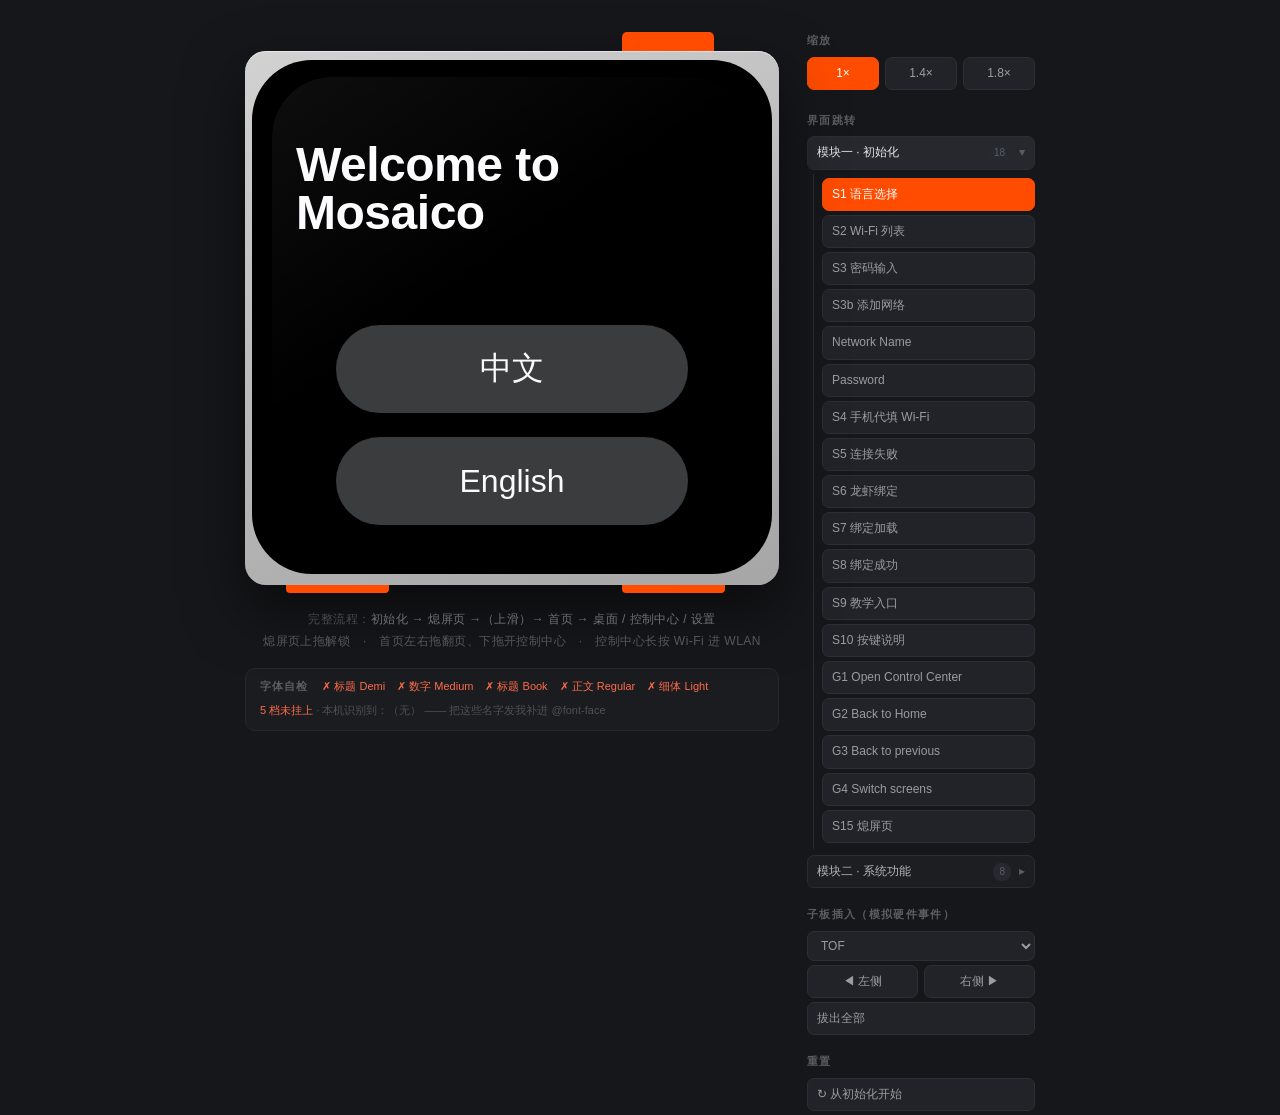
<file: mosaicobot-firmware/components/mosaic_ui/docs/mosaico-prototype.html>
<!DOCTYPE html>
<html lang="en">
<head>
<meta charset="UTF-8">
<title>Mosaico · 完整原型（初始化 + 系统功能）</title>
<style>
/* ============================================================
   马赛克 Mosaico · 完整可交互原型
   模块一 初始化：Figma 5fSPBpBpPHCv9TaWwriol3 / 535-6042
   模块二 系统功能：Figma eX2WRcGWccITkuXHznCX5i / 1-870
   屏幕 480×480 · 外壳 534×561（544:6674）
   ============================================================ */
:root{
  --brand-red:#E8362D; --orange:#EB4126;
  --btn-default:#FF4C01; --btn-active:#E64501;
  --btn-disabled:#892C07; --btn-disabled-text:#91919B;
  --white:#FFFFFF; --black:#0D0D0D; --bg-dark:#000000;
  --gray-0:#F9FAFB; --gray-1:#EDEFF2; --gray-2:#E1E4E9; --gray-3:#B4B6BA;
  --gray-4:#909295; --gray-5:#3B3C3D; --gray-6:#181819; --gray-7:#0D0D0D;
  --text-white:rgba(252,252,255,.90); --text-white-solid:#FCFCFF;
  --text-secondary:#91919B; --text-tertiary:#D6D6DE;
  --err:#FF0000; --warn:#FDA711; --ok:#63C270;
  --r-screen:60px; --r-page:40px; --r-card-l:24px; --r-card-s:16px;
  --r-btn:12px; --r-icon:8px; --r-chip:999px;
  --kb-x:19.42px; --kb-w:441.16px; --kb-key:35.32px; --kb-h:47.95px; --kb-gap:9.77px;
  --ease-overshoot:cubic-bezier(0.34,1.56,0.64,1);
  --ease-suck:cubic-bezier(0.55,-0.12,0.65,1);
  --ease-pop:cubic-bezier(0.3,1.3,0.5,1);
  --ease-push:cubic-bezier(0.3,1.1,0.5,1);
  /* 本机装有授权字体时走 MNE/HN；缺失时退到同类无衬线体，避免掉进衬线默认字体。
     待嵌入字体文件后，后备栈可去掉。 */
  --font-display:'MNE','Helvetica Neue','Segoe UI',Arial,sans-serif;   /* Maison Neue Ext */
  --font-text:'HN','Helvetica Neue','Segoe UI',Arial,sans-serif;       /* Helvetica Neue */
}
/* 本机已装授权字体，显式绑定字重，不做降级 */
@font-face{font-family:'MNE';font-weight:300;font-display:block;
  src:local('Maison Neue Ext Light'),local('MaisonNeueExt-Light'),local('Maison Neue Extended Light'),local('Maison Neue Ext Book'),local('Maison Neue Ext');}
@font-face{font-family:'MNE';font-weight:400;font-display:block;
  src:local('Maison Neue Ext Book'),local('MaisonNeueExt-Book'),local('Maison Neue Extended Book'),local('Maison Neue Ext'),local('MaisonNeueExt');}
@font-face{font-family:'MNE';font-weight:500;font-display:block;
  src:local('Maison Neue Ext Medium'),local('MaisonNeueExt-Medium'),local('Maison Neue Extended Medium'),local('Maison Neue Ext');}
@font-face{font-family:'MNE';font-weight:600;font-display:block;
  src:local('Maison Neue Ext Demi'),local('MaisonNeueExt-Demi'),local('Maison Neue Ext SemiBold'),local('Maison Neue Ext');}
@font-face{font-family:'HN';font-weight:300;font-display:block;
  src:local('Helvetica Neue Light'),local('HelveticaNeue-Light'),local('HelveticaNeueLight'),local('Helvetica Neue');}
@font-face{font-family:'HN';font-weight:400;font-display:block;
  src:local('Helvetica Neue'),local('HelveticaNeue'),local('Helvetica Neue Regular'),local('HelveticaNeue-Roman');}

/* ============================================================
   字号体系（Figma 文本框宽度反推 + design-system.md §2.2）
   ============================================================ */
.t-h1  {font-family:var(--font-display);font-weight:600;font-size:48px;line-height:1;}
.t-nav {font-size:28px;line-height:1.4;}                       /* 导航栏标题 */
.t-body{font-size:32px;line-height:1.4;}                       /* en-body 列表主文字 */
.t-cap {font-size:24px;line-height:1.4;}                       /* en-caption 副文字 */
.t-sm  {font-size:18px;font-weight:300;line-height:1.4;}       /* en-special2 Light */

*{box-sizing:border-box;-webkit-tap-highlight-color:transparent;}
html,body{margin:0;height:100%;}
body{background:#16171A;color:#8A8C90;font-family:var(--font-text);
  display:flex;align-items:flex-start;justify-content:center;gap:28px;padding:32px;overflow:auto;}
.stage{display:flex;flex-direction:column;align-items:center;gap:16px;}
.stage-hint{font-size:12px;color:#5C5E63;letter-spacing:.04em;text-align:center;line-height:1.8;}
.stage-hint b{color:#8A8C90;font-weight:500;}
.panel{width:228px;flex:none;font-size:12px;line-height:1.6;}
.panel h3{font-size:11px;text-transform:uppercase;letter-spacing:.12em;color:#5C5E63;margin:18px 0 7px;font-weight:600;}
.panel h3:first-child{margin-top:0;}
.panel button,.panel select{display:block;width:100%;text-align:left;margin-bottom:4px;padding:6px 9px;
  background:#212328;border:1px solid #2C2F35;color:#9A9CA1;border-radius:7px;font:inherit;cursor:pointer;transition:.12s;}
.panel button:hover{background:#2A2D33;color:#D6D6DE;border-color:#3A3E45;}
.panel button.on{background:var(--btn-default);border-color:var(--btn-default);color:#fff;}
.row2{display:flex;gap:6px}.row2 button{text-align:center}
/* 折叠分组 */
.acc{margin-bottom:6px;}
.acc-h{display:flex!important;align-items:center;justify-content:flex-start;gap:8px;
  background:#1C1E22!important;border-color:#2A2D33!important;color:#B4B6BA!important;font-weight:500;}
.acc-h .cnt{margin-left:auto;font-size:10px;color:#5C5E63;background:#262930;
  padding:1px 6px;border-radius:8px;}
.acc-h i{font-style:normal;color:#5C5E63;transition:transform .18s;display:inline-block;}
.acc.open .acc-h i{transform:rotate(90deg);}
.acc.open .acc-h{background:#26282E!important;color:#E4E5E7!important;}
.acc-b{display:none;padding:4px 0 2px 8px;border-left:1px solid #2A2D33;margin-left:6px;}
.acc.open .acc-b{display:block;}
/* 字体自检（设备下方） */
.fontbar{display:flex;align-items:center;flex-wrap:wrap;gap:8px 14px;max-width:534px;
  padding:10px 14px;background:#1A1C20;border:1px solid #24272C;border-radius:10px;font-size:11px;}
.fontbar .fb-t{color:#5C5E63;letter-spacing:.1em;text-transform:uppercase;font-weight:600;}
.fontbar #fontCheck{display:flex;gap:12px;flex-wrap:wrap;}
.fontbar #fontCheck span{white-space:nowrap;}
.fontbar #fontFound{flex-basis:100%;color:#4E5055;line-height:1.6;}

/* ---------- 硬件外壳 · Figma 544:6674 ---------- */
.device-wrap{transform-origin:top center;transition:transform .2s ease;}
.device{position:relative;width:534px;height:561px;}
.body-shell{position:absolute;left:0;top:19px;width:534px;height:534px;border-radius:21px;
  background:linear-gradient(160deg,#D2D2D2 0%,#BBBBBB 45%,#A6A6A6 100%);
  box-shadow:0 24px 60px rgba(0,0,0,.55),inset 0 1px 0 rgba(255,255,255,.5);}
.bezel{position:absolute;left:7px;top:28px;width:520px;height:514px;border-radius:60px;background:#000;}
.screen{position:absolute;left:27.42px;top:45px;width:480px;height:480px;border-radius:60px;
  overflow:hidden;background:#000;isolation:isolate;}
.key{position:absolute;background:var(--btn-default);cursor:pointer;transition:filter .1s,transform .1s;}
.key:active,.key.pressed{filter:brightness(.8);}
.key-top{left:377.42px;top:0;width:92px;height:19px;border-radius:5px 5px 0 0;}
.key-top.pressed{transform:translateY(2px);}
.key-bl{left:41.42px;top:553px;width:103px;height:8px;border-radius:0 0 4px 4px;}
.key-br{left:377.42px;top:553px;width:103px;height:8px;border-radius:0 0 4px 4px;}
.key-bl.pressed,.key-br.pressed{transform:translateY(-2px);}
.glare{position:absolute;inset:0;border-radius:60px;pointer-events:none;z-index:900;
  background:linear-gradient(145deg,rgba(255,255,255,.055) 0%,rgba(255,255,255,0) 42%);}

/* ---------- 屏幕与转场 ---------- */
.view{position:absolute;inset:0;width:480px;height:480px;background:#000;overflow:hidden;
  font-family:var(--font-text);color:var(--text-white);will-change:transform,opacity;}
@keyframes push-in {from{transform:translateX(48px);opacity:0}to{transform:none;opacity:1}}
@keyframes push-out{from{transform:none;opacity:1}to{transform:translateX(-28px);opacity:0}}
@keyframes pop-in  {from{transform:translateX(-28px);opacity:0}to{transform:none;opacity:1}}
@keyframes pop-out {from{transform:none;opacity:1}to{transform:translateX(48px);opacity:0}}
@keyframes fade-in {from{opacity:0}to{opacity:1}}
@keyframes fade-out{from{opacity:1}to{opacity:0}}
@keyframes dlg-in  {from{transform:scale(.86);opacity:0}to{transform:scale(1);opacity:1}}
@keyframes dlg-out {from{transform:scale(1);opacity:1}to{transform:scale(.94);opacity:0}}
@keyframes cc-in   {from{transform:translateY(-100%)}to{transform:none}}
@keyframes cc-out  {from{transform:none}to{transform:translateY(-100%)}}
@keyframes lock-out{from{transform:none;opacity:1}to{transform:translateY(-46px) scale(1.08);opacity:0}}
/* 插入通知：从插入的那一侧弹入 */
@keyframes ins-in-r{from{transform:translateX(100%);opacity:0}to{transform:none;opacity:1}}
@keyframes ins-in-l{from{transform:translateX(-100%);opacity:0}to{transform:none;opacity:1}}
/* 整屏位移下过冲会被放大：--ease-overshoot 在 480px 上回弹达 47px，太跳。
   换成弱过冲曲线，峰值 1.0155 → 回弹约 7px，保留一点弹性但不明显 */
.a-ins-r{animation:ins-in-r .36s cubic-bezier(.28,1.22,.45,1) both}
.a-ins-l{animation:ins-in-l .36s cubic-bezier(.28,1.22,.45,1) both}
.a-push-in{animation:push-in .30s var(--ease-push) both}
.a-push-out{animation:push-out .26s ease-in both}
.a-pop-in{animation:pop-in .28s var(--ease-push) both}
.a-pop-out{animation:pop-out .26s ease-in both}
.a-fade-in{animation:fade-in .22s ease both}
.a-fade-out{animation:fade-out .18s ease both}
.a-dlg-in{animation:dlg-in .34s var(--ease-overshoot) both}
.a-dlg-out{animation:dlg-out .18s ease-in both}
.a-cc-in{animation:cc-in .42s var(--ease-overshoot) both}
.a-cc-out{animation:cc-out .34s var(--ease-suck) both}
.a-lock-out{animation:lock-out .22s ease-in both}

/* ============================================================
   模块一 · 初始化
   ============================================================ */
.topbar{position:absolute;left:0;top:0;width:480px;height:64px;padding:8px 24px;
  display:flex;align-items:center;justify-content:space-between;z-index:60;}
.tb-side{display:flex;align-items:center;cursor:pointer;font-size:24px;line-height:1.4;}
.tb-side.hidden{opacity:0;pointer-events:none;}
.tb-skip{color:var(--btn-default);}
.tb-title{font-size:24px;color:var(--text-white-solid);}
.chev{width:48px;height:48px;flex:none;}
.title{position:absolute;left:24px;top:64px;font-family:var(--font-display);
  font-size:48px;font-weight:600;line-height:1;color:var(--text-white-solid);letter-spacing:-.01em;}
.subtitle{position:absolute;left:24px;font-size:24px;line-height:1.4;color:var(--text-secondary);}
.pill{height:88px;padding:14px 40px;border-radius:var(--r-chip);background:var(--gray-5);color:var(--gray-0);
  font-size:32px;line-height:normal;display:flex;align-items:center;justify-content:center;
  cursor:pointer;transition:background .12s;user-select:none;}
.pill:active{background:var(--gray-6);}
.pill.off{background:var(--gray-6);color:var(--text-secondary);pointer-events:none;}
.pill.primary{background:var(--btn-default);color:var(--gray-0);}
.pill.primary:active{background:var(--btn-active);}
.pill.primary.off{background:var(--btn-disabled);color:var(--btn-disabled-text);pointer-events:none;}
.skipguide{position:absolute;right:12px;bottom:18px;display:flex;align-items:center;
  font-size:24px;line-height:1.4;color:#909295;cursor:pointer;z-index:60;}
.skipguide svg{margin-left:-10px;}
.scrollbar{position:absolute;left:455px;width:8px;border-radius:4px;background:#5A5A60;z-index:70;transition:opacity .3s;}
.wifi-panel{position:absolute;left:0;top:200px;width:480px;height:350px;
  background:var(--gray-5);border-radius:var(--r-page);overflow:hidden;}
.wifi-scroll{position:absolute;inset:0;overflow-y:auto;overflow-x:hidden;scrollbar-width:none;}
.wifi-scroll::-webkit-scrollbar{display:none;}
.wifi-row{display:flex;align-items:center;justify-content:space-between;padding:28px 12px;
  border-bottom:1px solid #000;background:var(--gray-5);cursor:pointer;transition:background .1s;}
.wifi-row:active{background:#4A4B4D;}
.wifi-row .ssid{font-size:32px;line-height:1.4;color:#fff;}
.wifi-row .icons{display:flex;align-items:center;gap:8px;}
.wifi-row.other .ssid{color:var(--text-tertiary);}
.spinner{width:48px;height:48px;animation:spin 1s steps(8) infinite;}
@keyframes spin{to{transform:rotate(360deg)}}
.kb{position:absolute;left:0;top:231.1px;width:480px;height:233px;z-index:50;}
.kb-row{position:absolute;left:var(--kb-x);width:var(--kb-w);height:var(--kb-h);display:flex;gap:var(--kb-gap);}
.kb-r1{top:0}.kb-r2{top:61.65px;justify-content:center}.kb-r3{top:123.29px}.kb-r4{top:184.94px}
.kbk{height:var(--kb-h);width:var(--kb-key);border-radius:var(--r-icon);background:#55555A;
  color:#ECECF0;font-size:24px;display:flex;align-items:center;justify-content:center;
  cursor:pointer;user-select:none;flex:none;transition:background .08s,transform .08s;}
.kbk:active{background:#7A7A80;transform:scale(.94);}
.kbk.mod{width:57.87px;background:var(--gray-5);}
.kbk.abc{width:90px;background:var(--gray-5);font-size:20px;}
.kbk.space{flex:1;background:#55555A;}
.kbk.go{width:90px;background:var(--btn-default);color:#fff;font-size:26px;}
.kbk.go.off{background:var(--btn-disabled);color:var(--btn-disabled-text);cursor:not-allowed;}
.kbk.go.off:active{transform:none;}
.field{position:absolute;left:24px;width:432px;display:flex;align-items:center;justify-content:space-between;}
.field .val{font-size:30px;line-height:1.4;color:var(--text-white-solid);letter-spacing:.02em;white-space:nowrap;overflow:hidden;}
.field .val.ph{color:var(--text-secondary);letter-spacing:0;}
.caret{display:inline-block;width:2px;height:30px;background:var(--btn-default);vertical-align:-5px;margin-left:2px;animation:blink 1.05s steps(1) infinite;}
@keyframes blink{50%{opacity:0}}
.divider{position:absolute;left:24px;width:432px;height:1px;background:var(--gray-5);}
.onphone{position:absolute;left:24px;display:flex;align-items:center;gap:8px;font-size:22px;color:var(--btn-default);cursor:pointer;}
.progress-wrap{position:absolute;left:16px;top:358px;}
.mosaic{display:grid;gap:0;}.mosaic i{display:block;}
/* 教学 */
.g-label .k,.g-label .v{position:absolute;left:30px;line-height:1.4;text-box-trim:trim-both;text-box-edge:cap alphabetic;}
.g-label .k{top:64px;font-size:24px;color:var(--btn-default);}
.g-label .v{top:97px;font-size:40px;color:#fff;}
.dev-box{position:absolute;overflow:hidden;}
.dev-fade{position:absolute;left:-2px;right:-2px;pointer-events:none;z-index:1;}
.dev-fade.b{background:linear-gradient(to top,#060606 0%,rgba(24,24,25,0) 108.14%);}
.dev-fade.t{background:linear-gradient(to bottom,#060606 0%,rgba(24,24,25,0) 108.14%);}
.dev-bar{position:absolute;background:var(--text-secondary);border-radius:2px;z-index:2;animation:bar-in 1.9s ease both infinite;}
@keyframes bar-in{0%{opacity:0}12%{opacity:1}84%{opacity:1}100%{opacity:0}}
.gest{position:absolute;}
@keyframes g-down{0%{transform:translateY(0);opacity:0}10%{opacity:1}70%{transform:translateY(56px);opacity:1}100%{transform:translateY(56px);opacity:0}}
@keyframes g-up{0%{transform:translateY(0);opacity:0}10%{opacity:1}70%{transform:translateY(-56px);opacity:1}100%{transform:translateY(-56px);opacity:0}}
@keyframes g-right{0%{transform:translateX(0);opacity:0}10%{opacity:1}70%{transform:translateX(72px);opacity:1}100%{transform:translateX(72px);opacity:0}}
@keyframes g4-hand{0%{transform:translateX(0);opacity:0}5%{opacity:1}24%{transform:translateX(-28px)}30%{transform:translateX(-28px)}62%{transform:translateX(40px)}86%{transform:translateX(40px);opacity:1}100%{transform:translateX(40px);opacity:0}}
@keyframes g4-l{0%{transform:translateX(0);opacity:0}5%{opacity:1}24%{transform:translateX(-28px);opacity:1}34%{transform:translateX(-28px);opacity:0}100%{transform:translateX(-28px);opacity:0}}
@keyframes g4-r{0%{transform:translateX(0);opacity:0}26%{transform:translateX(0);opacity:0}30%{transform:translateX(0);opacity:1}62%{transform:translateX(40px);opacity:1}86%{transform:translateX(40px);opacity:1}100%{transform:translateX(40px);opacity:0}}
.g-down{animation:g-down 1.9s var(--ease-push) infinite}
.g-up{animation:g-up 1.9s var(--ease-push) infinite}
.g-right{animation:g-right 1.9s var(--ease-push) infinite}
.g4-hand{animation:g4-hand 2.6s ease-in-out infinite}
.g4-l{animation:g4-l 2.6s ease-in-out infinite}
.g4-r{animation:g4-r 2.6s ease-in-out infinite}
@keyframes btn-in{0%{opacity:0;transform:translateY(24px) scale(.84)}35%{opacity:1}100%{opacity:1;transform:none}}
.btn-delayed{animation:btn-in .5s var(--ease-overshoot) 2.6s both;}
.k-note{position:absolute;}
.k-note .k,.k-note .v{position:absolute;line-height:1.4;white-space:nowrap;text-box-trim:trim-both;text-box-edge:cap alphabetic;}
.k-note .k{left:0;top:0;font-size:18px;color:var(--btn-default);}
.k-note .k.ind{left:36px;}
.k-note .v{left:0;top:23px;font-size:24px;color:#fff;}
.k-ind{position:absolute;left:0;top:0;width:32px;height:12px;border-radius:6px;}
.k-ind.dot{width:12px;background:var(--btn-default);}
.k-ind.bar{width:32px;background:var(--btn-default);}

/* ============================================================
   模块二 · 系统功能
   ============================================================ */
@keyframes icon-pop{from{transform:scale(.55);opacity:0}to{transform:none;opacity:1}}
@keyframes card-up{from{transform:translateY(20px);opacity:0}to{transform:none;opacity:1}}
/* 仅解锁时播放；左右翻页走整屏平移，图标不再单独弹跳 */
.unlock .wx-card{animation:card-up .26s ease-out both;}
.unlock .app{animation:icon-pop .30s var(--ease-overshoot) both;}
.unlock .st-bar{animation:fade-in .24s ease .12s both;}
/* 状态栏：时间 24 MNE Medium（Figma 2:427 宽 61 反推） */
.st-bar{position:absolute;left:0;top:0;width:480px;height:48px;z-index:40;}
.st-time{position:absolute;left:24px;top:6px;font-family:var(--font-display);font-weight:500;
  font-size:24px;line-height:36px;color:var(--text-white-solid);letter-spacing:.01em;}
.st-icons{position:absolute;left:216px;top:0;width:240px;height:48px;display:flex;}
.st-icons>span{width:48px;height:48px;display:block;}
/* 天气卡 · Figma 2:455 —— 底 #3B3C3D / 圆角 40；文字全部 Maison Neue Ext */
.wx-card{position:absolute;left:13px;top:66px;width:454px;height:209px;
  background:#242425;border-radius:var(--r-page);overflow:hidden;}   /* Figma 2:455 已由 #3B3C3D 调整为 #242425 */
/* Figma 2:479/2:480：flex 列，29° 与 Cloudy 之间 gap 12，Cloudy 与 Shanghai 之间 0 */
.wx-text{position:absolute;left:20.98px;top:32.99px;width:146px;
  display:flex;flex-direction:column;align-items:flex-start;font-family:var(--font-display);}
.wx-temp,.wx-desc,.wx-city{white-space:nowrap;}
/* 数字 95px，° 85px（同基线，同字重） */
.wx-temp{font-weight:400;font-size:95px;line-height:1;color:var(--text-white-solid);
  text-box-trim:trim-both;text-box-edge:cap alphabetic;margin-bottom:12px;}
.wx-temp em{font-style:normal;font-size:85px;}
.wx-desc{font-weight:400;font-size:24px;line-height:1.4;color:var(--text-white-solid);}
.wx-city{font-weight:300;font-size:18px;line-height:1.4;color:var(--btn-default);}

/* 时钟 · Figma 2:456 底板 169 r24 #EDEFF2 ／ 2:457 表盘 ⌀155.815 居中
   指针长度=圆心到针尖，旋转中心=圆心，0°=12 点，顺时针为正 */
.clock{position:absolute;left:262px;top:20px;width:169px;height:169px;
  border-radius:var(--r-card-l);background:var(--gray-1);overflow:hidden;}
.dial{position:absolute;left:6.59px;top:7.18px;width:155.815px;height:155.815px;border-radius:77.908px;}
.dial .tk{position:absolute;left:50%;top:0;width:2px;height:8px;margin-left:-1px;
  background:var(--gray-3);transform-origin:50% 77.908px;}
.dial .tk.q{width:3px;margin-left:-1.5px;height:11px;background:var(--gray-4);}
.hand{position:absolute;left:50%;bottom:50%;transform-origin:50% 100%;border-radius:0;}
.hand.hr{width:3.5px;margin-left:-1.75px;height:42px;background:var(--btn-default);}
.hand.hm{width:3px;  margin-left:-1.5px; height:58px;background:var(--gray-6);}
.hand.hs{width:2px;  margin-left:-1px;   height:78px;background:var(--gray-4);}
/* 秒针配重：从圆心反向延伸 18px（随指针一同旋转） */
.hand.hs::after{content:'';position:absolute;left:0;top:100%;width:2px;height:18px;background:var(--gray-4);}
.pivot{position:absolute;left:50%;top:50%;width:8px;height:8px;margin:-4px 0 0 -4px;
  border-radius:4px;background:var(--btn-default);}
/* 桌面 App：标签 18 Light（Figma 2:535 h=18） */
.app-row{position:absolute;left:12px;width:456px;display:flex;}
.app{width:118px;flex:none;cursor:pointer;transition:transform .12s;}
.app:active{transform:scale(.93);}
.app i{display:block;width:118px;height:118px;}
.app i img{width:118px;height:118px;display:block;}
.app b{display:block;margin-top:12px;font-weight:300;font-size:18px;line-height:18px;
  text-align:center;color:var(--text-white-solid);}
.app+.app{margin-left:50px;}
/* 控制中心 · Figma 22:2837(on) / 6:893(off)
   左上 22:2872 与 右上 22:2859 各有 220×220 / r60 / #181819 的组底板；左下无底板 */
.cc-bg{position:absolute;inset:0;background:#272727;}      /* 控制中心整体底色 */
.cc-group{position:absolute;width:220px;height:220px;border-radius:60px;
  background:var(--gray-6);overflow:hidden;}
/* 快捷开关：88 正圆　开=浅底橙图标　关=深底浅图标 */
.tog{position:absolute;width:88px;height:88px;border-radius:var(--r-chip);background:var(--gray-5);
  display:flex;align-items:center;justify-content:center;cursor:pointer;
  transition:background .16s;will-change:transform;}
.tog.on{background:var(--gray-1);}
/* 静音 / 震动：94 正圆，同一套开关配色 */
.circ{position:absolute;width:94px;height:94px;border-radius:47px;background:var(--gray-5);
  display:flex;align-items:center;justify-content:center;cursor:pointer;
  transition:background .16s;will-change:transform;}
.circ.on{background:var(--gray-1);}
/* 开关轻微动效：按下微缩，松手回弹一次；图标同步淡入 */
.tog:active,.circ:active{transform:scale(.93);}
@keyframes tog-pop{0%{transform:scale(.93)}55%{transform:scale(1.05)}100%{transform:scale(1)}}
@keyframes ic-in{from{opacity:.25;transform:scale(.86)}to{opacity:1;transform:none}}
.tog.pop,.circ.pop{animation:tog-pop .26s var(--ease-overshoot);}
.tog.pop svg,.circ.pop svg{animation:ic-in .22s var(--ease-pop);}
/* 子板槽：空态直接用素材 left-空/right-空（自带圆底与 L/R + empty）；
   插入后换成该子板在应用页用的图标 */
.slot{position:absolute;width:94px;height:94px;border-radius:47px;
  display:flex;align-items:center;justify-content:center;transition:.2s;}
.slot.filled{background:var(--gray-1);}                    /* 插入后浅底（Figma 22:2910） */
.slot.filled img{width:72px;height:72px;display:block;}
.mp-ring{position:absolute;left:287.97px;top:33.92px;width:139px;height:139px;}
.mp-ball{position:absolute;left:287.97px;top:33.92px;width:139px;height:139px;}
.mp-ball i{position:absolute;left:125.1px;top:62.55px;width:13.9px;height:13.9px;border-radius:7px;background:var(--btn-default);}
.mp-ctrl{position:absolute;left:281.97px;top:172.92px;width:152px;height:48px;display:flex;gap:4px;}
.mp-ctrl span{width:48px;height:48px;display:flex;align-items:center;justify-content:center;cursor:pointer;flex:none;}
.home-ind{background:#909295;}   /* Figma 22:2871 */
/* 亮度 / 音量：胶囊 102×204 圆角全圆，填充 #EDEFF2 由底部上涨，图标固定 top:132 */
.vbar{position:absolute;width:102px;height:204px;border-radius:var(--r-chip);background:var(--gray-5);
  overflow:hidden;cursor:ns-resize;}
.vbar .fill{position:absolute;left:0;bottom:0;width:102px;background:var(--gray-1);transition:height .12s;}
.vbar .ic{position:absolute;left:50%;margin-left:-24px;top:132px;width:48px;height:48px;pointer-events:none;}
.home-ind{position:absolute;left:211px;top:468px;width:58px;height:4px;border-radius:2px;background:#5A5A60;}
/* 列表通用 */
.navbar{position:absolute;left:0;top:0;width:480px;height:64px;z-index:50;}
.navbar .back{position:absolute;left:24px;top:8px;width:48px;height:48px;cursor:pointer;}
/* 顶栏标题 · Figma 28:3834 —— Maison Neue Ext Medium 24 / #91919B / lh1.2 */
.navbar .ttl{position:absolute;left:0;top:0;width:480px;height:64px;
  display:flex;align-items:center;justify-content:center;
  font-family:var(--font-display);font-weight:500;font-size:24px;line-height:1.2;color:var(--text-secondary);
  pointer-events:none;}   /* 标题铺满整条顶栏用于居中，必须放行点击，否则会盖住返回键 */
.navbar .back{z-index:2;}
.navbar .act{position:absolute;right:24px;top:8px;width:48px;height:48px;cursor:pointer;z-index:2;}

/* WLAN 行 · Figma 1:1159 —— y=65 起，px12 py8，WLAN 与 Toggle 同行居中对齐 */
.wlan-row{position:absolute;left:0;top:65px;width:480px;padding:8px 12px;
  display:flex;align-items:center;justify-content:space-between;z-index:20;}
.wlan-row .lab{font-family:var(--font-display);font-weight:600;font-size:36px;line-height:1.2;
  color:var(--text-white-solid);}

/* WLAN 列表：每项固定 100 热区，分隔线 1px #3B3C3D，不重叠 */
.wl-list{position:absolute;left:0;top:134px;width:480px;height:346px;
  overflow-y:auto;overflow-x:hidden;scrollbar-width:none;}
.wl-list::-webkit-scrollbar{display:none}
.wl-item{width:480px;height:100px;padding:0 12px;display:flex;align-items:center;
  justify-content:space-between;border-bottom:1px solid var(--gray-5);cursor:pointer;flex:none;}
.wl-item:active{background:#141415;}
.wl-item .l{display:flex;align-items:center;gap:8px;min-width:0;}
.wl-item .txt{display:flex;flex-direction:column;gap:8px;justify-content:center;}
.wl-item .ssid{font-weight:400;font-size:32px;line-height:1.4;color:var(--text-white-solid);white-space:nowrap;
  text-box-trim:trim-both;text-box-edge:cap alphabetic;}
.wl-item .sub{font-weight:400;font-size:24px;line-height:1.4;color:var(--text-secondary);white-space:nowrap;
  text-box-trim:trim-both;text-box-edge:cap alphabetic;}
.wl-item .r{display:flex;align-items:center;gap:8px;flex:none;}
.wl-grp{padding:8px 12px;font-weight:400;font-size:24px;line-height:normal;color:var(--text-secondary);}
.wl-box{border-radius:var(--r-card-l);overflow:hidden;}
.wl-item .ssid.cap{text-transform:capitalize;}
.wl-item .r .sub{margin-right:-4px;}          /* 右侧值与 chevron 间距 4（Figma 1:1327） */

/* 设置页 · Figma 1:1288 */
.set-head{position:absolute;left:0;top:0;width:480px;height:64px;padding:8px 24px;
  display:flex;align-items:center;gap:4px;z-index:50;}
.set-head .sq{width:14px;height:14px;background:var(--btn-default);border-radius:0;flex:none;}
.set-head .tx{font-family:var(--font-display);font-weight:500;font-size:24px;line-height:1.2;
  color:var(--text-secondary);}
/* ACCOUNT 行：底 #3B3C3D / 高 115 / 内边距 12 / 头像与文字间距 23 */
.set-account{width:480px;height:115px;padding:12px;background:var(--gray-5);
  display:flex;align-items:center;justify-content:space-between;cursor:pointer;flex:none;}
.set-account:active{background:#4A4B4D;}
.set-account .l{display:flex;align-items:center;gap:23px;}
.set-account .ava{width:68px;height:68px;border-radius:34px;background:var(--gray-6);
  display:flex;align-items:center;justify-content:center;flex:none;}
.set-account .nm{font-weight:400;font-size:32px;line-height:1.4;color:var(--text-white-solid);
  text-box-trim:trim-both;text-box-edge:cap alphabetic;}
/* 设置项图标容器 48 r8，内图 36 */
.s-ico{width:48px;height:48px;border-radius:var(--r-icon);overflow:hidden;flex:none;
  display:flex;align-items:center;justify-content:center;}
.scroll{position:absolute;left:0;overflow-y:auto;overflow-x:hidden;width:480px;scrollbar-width:none;}
.scroll::-webkit-scrollbar{display:none}
.row{position:relative;width:480px;height:100px;border-bottom:1px solid var(--gray-5);cursor:pointer;}
.row:active{background:#141415;}
.row .t{position:absolute;left:12px;top:34px;font-size:32px;line-height:1.4;color:var(--text-white-solid);}
.row .sub{position:absolute;left:68px;top:62px;font-size:24px;line-height:1.4;color:var(--text-secondary);}
.row .right{position:absolute;right:12px;top:30px;display:flex;align-items:center;gap:8px;}
.grp{position:relative;height:48px;}
.grp span{position:absolute;left:12px;top:8px;font-size:24px;line-height:32px;color:var(--text-secondary);}
/* Toggle · Figma 1:1162 —— 109.714×48 r100，滑块为 66.857×41.143 圆角矩形（非正圆）
   关 #3B3C3D（switch.svg）／开 #E64501（switch-2.svg） */
.toggle{width:109.714px;height:48px;border-radius:100px;background:var(--gray-5);
  position:relative;cursor:pointer;transition:background .18s;flex:none;overflow:hidden;}
.toggle i{position:absolute;left:3.43px;top:50%;margin-top:-20.57px;
  width:66.857px;height:41.143px;border-radius:100px;background:#fff;
  transition:left .22s var(--ease-overshoot);}
.toggle.on{background:var(--btn-active);}
.toggle.on i{left:39.43px;}
.togrow{position:relative;width:480px;height:100px;}
.togrow .lab{position:absolute;left:12px;top:34px;font-size:32px;line-height:1.4;color:var(--text-white-solid);}
.togrow .toggle{position:absolute;left:358.29px;top:26px;}
.sitem{position:relative;width:480px;height:100px;cursor:pointer;border-bottom:1px solid var(--gray-5);}
.sitem:active{background:#141415;}
.sitem .ico{position:absolute;left:12px;top:26px;width:48px;height:48px;border-radius:var(--r-icon);
  display:flex;align-items:center;justify-content:center;}
.sitem .lab{position:absolute;left:68px;top:34px;font-size:32px;line-height:1.4;color:var(--text-white-solid);}
.sitem .val{position:absolute;right:46px;top:39px;font-size:24px;line-height:1.4;color:var(--text-secondary);}
.sitem .cv{position:absolute;right:11px;top:38px;width:24px;height:24px;}
/* 滑块区 · Figma 1:1434 —— pt24 px12，标题─gap18─刻度─gap17─轨道 */
.sl-sec{padding:24px 12px 0;display:flex;flex-direction:column;gap:18px;flex:none;}
.sl-title{font-weight:400;font-size:32px;line-height:1.4;color:#fff;
  text-box-trim:trim-both;text-box-edge:cap alphabetic;}
.sl-grp{display:flex;flex-direction:column;gap:17px;}
.sl-scale{display:flex;justify-content:space-between;font-weight:400;font-size:18px;line-height:1.4;
  color:rgba(255,255,255,.8);}
.sl-track{position:relative;width:456px;height:62px;border-radius:8px;background:var(--gray-6);
  overflow:hidden;cursor:ew-resize;}
/* 填充为等距竖条纹。轨道 456 = 24 根 × 周期 19（条宽 10 + 间隙 9），正好整除铺满；
   数值量化到 24 档，50 恰好落在第 12 根、100 落在第 24 根，与刻度对齐，不会出现半根 */
.sl-track .fill{--bar-w:10px;--bar-pitch:19px;
  position:absolute;left:0;top:0;height:62px;
  background:repeating-linear-gradient(90deg,
    var(--btn-active) 0 var(--bar-w), transparent var(--bar-w) var(--bar-pitch));}
/* 子板插入特效 */
/* 插入侧杆 · Figma 1:1086 —— 15.777×315 @top80，靠边侧直角、内侧圆角 12
   填充 #FF4C01 80% + 1px 同色描边，无发光 */
.ins-fx{position:absolute;top:80px;width:15.777px;height:315px;z-index:820;pointer-events:none;
  background:rgba(255,76,1,.8);border:1px solid var(--btn-default);}
.ins-fx.r{right:0;border-radius:12px 0 0 12px;}
.ins-fx.l{left:0; border-radius:0 12px 12px 0;}
/* 平滑滑入 → 闪一下 → 原路滑出（不缩放、不发光） */
@keyframes fx-in-r {from{transform:translateX(100%)}to{transform:none}}
@keyframes fx-in-l {from{transform:translateX(-100%)}to{transform:none}}
@keyframes fx-out-r{from{transform:none}to{transform:translateX(100%)}}
@keyframes fx-out-l{from{transform:none}to{transform:translateX(-100%)}}
@keyframes fx-blink{0%,100%{opacity:1}50%{opacity:.3}}
/* 插入通知排版 · Figma 2:397 */
.ins-wrap{position:absolute;left:0;top:66.5px;width:480px;height:416px;
  display:flex;flex-direction:column;align-items:center;justify-content:space-between;}
.ins-txt{width:382px;display:flex;flex-direction:column;gap:8px;align-items:flex-start;}
.ins-txt .port{font-weight:400;font-size:24px;line-height:normal;color:var(--btn-default);}
.ins-txt .meta{display:flex;flex-direction:column;gap:2px;align-items:flex-start;width:100%;}
.ins-txt .nm{font-family:var(--font-display);font-weight:600;font-size:36px;line-height:1.2;
  color:var(--text-white-solid);white-space:nowrap;}
.ins-txt .cap{font-weight:400;font-size:24px;line-height:normal;color:var(--gray-3);}
.ins-btns{width:480px;padding:32px 64px;display:flex;flex-direction:column;gap:24px;}
.ins-btns .pill{width:352px;}
/* 通用 */
.toast{position:absolute;left:50%;bottom:44px;transform:translateX(-50%);background:rgba(24,24,25,.92);
  border:1px solid #2E2F31;color:var(--text-white-solid);padding:12px 22px;border-radius:var(--r-chip);
  font-size:22px;white-space:nowrap;z-index:860;animation:dlg-in .3s var(--ease-overshoot) both;}
.overlay{position:absolute;inset:0;z-index:850;background:rgba(0,0,0,.86);
  display:flex;flex-direction:column;align-items:center;justify-content:center;gap:24px;animation:fade-in .2s ease both;}
</style>
</head>
<body>

<div class="stage">
  <div class="device-wrap" id="deviceWrap">
    <div class="device">
      <div class="body-shell"></div><div class="bezel"></div>
      <div class="screen" id="screen"><div class="glare"></div></div>
      <div class="key key-top" id="keyTop" title="主键：单击=返回，长按=语音"></div>
      <div class="key key-bl" id="keyPower" title="Power Key：单击=熄屏"></div>
      <div class="key key-br" id="keyReset" title="Reset：重开初始化"></div>
    </div>
  </div>
  <div class="stage-hint">
    完整流程：<b>初始化 → 熄屏页 →（上滑）→ 首页 → 桌面 / 控制中心 / 设置</b><br>
    熄屏页上拖解锁　·　首页左右拖翻页、下拖开控制中心　·　控制中心长按 Wi-Fi 进 WLAN
  </div>
  <div class="fontbar">
    <span class="fb-t">字体自检</span>
    <div id="fontCheck"></div>
    <div id="fontFound"></div>
  </div>
</div>

<div class="panel">
  <h3>缩放</h3>
  <div class="row2">
    <button data-zoom="1" class="on">1×</button><button data-zoom="1.4">1.4×</button><button data-zoom="1.8">1.8×</button>
  </div>

  <h3>界面跳转</h3>
  <div class="acc" data-acc="1">
    <button class="acc-h">模块一 · 初始化<span class="cnt">18</span><i>▸</i></button>
    <div class="acc-b" id="nav1"></div>
  </div>
  <div class="acc" data-acc="2">
    <button class="acc-h">模块二 · 系统功能<span class="cnt">8</span><i>▸</i></button>
    <div class="acc-b" id="nav2"></div>
  </div>

  <h3>子板插入（模拟硬件事件）</h3>
  <select id="boardSel"></select>
  <div class="row2"><button onclick="Insert.fire('L')">◀ 左侧</button><button onclick="Insert.fire('R')">右侧 ▶</button></div>
  <button onclick="S.slots={L:null,R:null};Flow.toast('槽位已清空')">拔出全部</button>
  <h3>重置</h3>
  <button onclick="Flow.restart()">↻ 从初始化开始</button>
</div>

<script>
const $=(s,r=document)=>r.querySelector(s);
const $$=(s,r=document)=>[...r.querySelectorAll(s)];
const el=h=>{const d=document.createElement('div');d.innerHTML=h.trim();return d.firstElementChild;};
const wait=ms=>new Promise(r=>setTimeout(r,ms));

/* ---------- 内嵌素材（素材/ 与 素材/p2/） ---------- */
const SVGS = {
  icSun: "<svg preserveAspectRatio=\"xMidYMid meet\" width=\"48\" height=\"48\" viewBox=\"0 0 48 48\" fill=\"none\" xmlns=\"http://www.w3.org/2000/svg\"> <path d=\"M31.5 24C31.5 28.1421 28.1421 31.5 24 31.5C19.8579 31.5 16.5 28.1421 16.5 24C16.5 19.8579 19.8579 16.5 24 16.5C28.1421 16.5 31.5 19.8579 31.5 24Z\" stroke=\"#F9FAFB\" stroke-width=\"2\"/> <path d=\"M24 37.5V39M24 9V10.5M10.5 24.0001H9M39 24.0001H37.5M14.454 33.5453L13.3934 34.6059M34.6066 13.3927L33.5459 14.4534M14.454 14.4534L13.3934 13.3928M34.6066 34.606L33.5459 33.5453\" stroke=\"#F9FAFB\" stroke-width=\"2\" stroke-linecap=\"square\"/> </svg>",
  icWifi: "<svg preserveAspectRatio=\"xMidYMid meet\" width=\"48\" height=\"48\" viewBox=\"0 0 48 48\" fill=\"none\" xmlns=\"http://www.w3.org/2000/svg\"> <path d=\"M9.15234 19.6507C17.3534 11.4497 30.6499 11.4498 38.8508 19.6507M16.0466 26.545C20.44 22.1516 27.5632 22.1517 31.9565 26.545M22.9409 33.4393C23.5267 32.8535 24.4765 32.8536 25.0622 33.4393L24.0016 34.5L22.9409 33.4393Z\" stroke=\"#F9FAFB\" stroke-width=\"2\" stroke-linecap=\"square\"/> </svg>",
  icPrivacy: "<svg preserveAspectRatio=\"xMidYMid meet\" width=\"48\" height=\"48\" viewBox=\"0 0 48 48\" fill=\"none\" xmlns=\"http://www.w3.org/2000/svg\"> <path d=\"M22.3111 24.5895L22.3111 14.981C22.3111 13.8314 21.3792 12.8995 20.2296 12.8995C19.08 12.8995 18.1481 13.8314 18.1481 14.981L18.1481 26.5774C18.1481 26.5813 18.1431 26.5799 18.1411 26.5766L16.2069 23.2264C15.8481 22.6049 15.1408 22.2719 14.4332 22.3912C13.4374 22.5591 12.8004 23.5454 13.0569 24.5221L14.7392 30.927C15.8111 35.0078 19.4997 37.8527 23.7189 37.8527H25.5099C30.6375 37.8527 34.7942 33.696 34.7942 28.5685L34.7941 19.4035C34.7941 18.2555 33.8636 17.3249 32.7156 17.3249C31.5677 17.3249 30.6371 18.2555 30.6371 19.4035L30.6371 24.5895M26.4741 24.5895L26.4741 14.981C26.4741 13.8314 27.406 12.8995 28.5556 12.8995C29.7052 12.8995 30.6371 13.8314 30.6371 14.981L30.6371 19.4035M26.4741 14.981V12.0815C26.4741 10.9319 25.5422 10 24.3926 10C23.243 10 22.3111 10.9319 22.3111 12.0815L22.3111 14.981\" stroke=\"#F9FAFB\" stroke-width=\"2\" stroke-linecap=\"square\"/> </svg>",
  icSystem: "<svg preserveAspectRatio=\"xMidYMid meet\" width=\"48\" height=\"48\" viewBox=\"0 0 48 48\" fill=\"none\" xmlns=\"http://www.w3.org/2000/svg\"> <path fill-rule=\"evenodd\" clip-rule=\"evenodd\" d=\"M20.1122 13.4399L21.0001 9H27.0001L27.8881 13.4399C29.1041 13.8878 30.2213 14.5396 31.1984 15.3539L35.4905 13.9019L38.4905 19.0981L35.0883 22.088C35.1947 22.7094 35.2501 23.3482 35.2501 24C35.2501 24.6518 35.1947 25.2906 35.0883 25.912L38.4905 28.9019L35.4905 34.0981L31.1983 32.6461C30.2213 33.4604 29.104 34.1122 27.8881 34.5601L27.0001 39H21.0001L20.1122 34.5601C18.8963 34.1122 17.779 33.4604 16.802 32.6461L12.5098 34.0981L9.50977 28.9019L12.912 25.912C12.8056 25.2906 12.7501 24.6518 12.7501 24C12.7501 23.3482 12.8056 22.7094 12.912 22.088L9.50977 19.0981L12.5098 13.9019L16.8019 15.3539C17.779 14.5396 18.8962 13.8878 20.1122 13.4399Z\" stroke=\"#F9FAFB\" stroke-width=\"2\" stroke-linecap=\"square\"/> <path d=\"M30 24C30 27.3137 27.3137 30 24 30C20.6863 30 18 27.3137 18 24C18 20.6863 20.6863 18 24 18C27.3137 18 30 20.6863 30 24Z\" stroke=\"#F9FAFB\" stroke-width=\"2\" stroke-linecap=\"square\"/> </svg>",
  icAccessory: "<svg preserveAspectRatio=\"xMidYMid meet\" width=\"48\" height=\"48\" viewBox=\"0 0 48 48\" fill=\"none\" xmlns=\"http://www.w3.org/2000/svg\"> <path d=\"M10.5 10.5H27V27H10.5V10.5Z\" stroke=\"#F9FAFB\" stroke-width=\"2\" stroke-linecap=\"square\"/> <path d=\"M21 21H37.5V37.5H21V21Z\" stroke=\"#F9FAFB\" stroke-width=\"2\" stroke-linecap=\"square\"/> </svg>",
  back: "<svg preserveAspectRatio=\"xMidYMid meet\" width=\"48\" height=\"48\" viewBox=\"0 0 48 48\" fill=\"none\" xmlns=\"http://www.w3.org/2000/svg\"> <g id=\"chevron-left\"> <path id=\"stroke1\" d=\"M29 35L18 24L29 13\" stroke=\"#91919B\" stroke-width=\"2.3\" stroke-linecap=\"square\"/> </g> </svg>",
  checkYes: "<svg preserveAspectRatio=\"xMidYMid meet\" width=\"48\" height=\"48\" viewBox=\"0 0 48 48\" fill=\"none\" xmlns=\"http://www.w3.org/2000/svg\"> <g id=\"check-yes\"> <path id=\"stroke1\" d=\"M39.1417 14.7568L20.7569 33.1416L10.8574 23.2421\" stroke=\"#FCFCFF\" stroke-width=\"3\" stroke-linecap=\"square\"/> </g> </svg>",
  switchOff: "<svg preserveAspectRatio=\"xMidYMid meet\" width=\"110\" height=\"48\" viewBox=\"0 0 110 48\" fill=\"none\" xmlns=\"http://www.w3.org/2000/svg\"> <rect width=\"109.714\" height=\"48\" rx=\"24\" fill=\"#3B3C3D\"/> <rect x=\"3.42847\" y=\"3.42847\" width=\"66.8571\" height=\"41.1429\" rx=\"20.5714\" fill=\"white\"/> </svg>",
  switchOn: "<svg preserveAspectRatio=\"xMidYMid meet\" width=\"110\" height=\"48\" viewBox=\"0 0 110 48\" fill=\"none\" xmlns=\"http://www.w3.org/2000/svg\"> <rect width=\"109.714\" height=\"48\" rx=\"24\" fill=\"#E64501\"/> <rect x=\"39.7144\" y=\"3.42847\" width=\"66.8571\" height=\"41.1429\" rx=\"20.5714\" fill=\"white\"/> </svg>",
  sunOff: "<svg preserveAspectRatio=\"xMidYMid meet\" width=\"48\" height=\"48\" viewBox=\"0 0 48 48\" fill=\"none\" xmlns=\"http://www.w3.org/2000/svg\"> <g clip-path=\"url(#clip0_28_3860)\"> <g clip-path=\"url(#clip1_28_3860)\"> <path d=\"M25.1326 -1H22.877V4.32042H25.1326V-1Z\" fill=\"#F9FAFB\"/> <path d=\"M41.2726 5.39106L37.5195 9.22534L39.1451 10.7622L42.8982 6.92795L41.2726 5.39106Z\" fill=\"#F9FAFB\"/> <path d=\"M39.1483 37.0993L37.5227 38.6362L41.2758 42.4705L42.9014 40.9336L39.1483 37.0993Z\" fill=\"#F9FAFB\"/> <path d=\"M9.433 37.102L5.67993 40.9363L7.30551 42.4732L11.0586 38.6389L9.433 37.102Z\" fill=\"#F9FAFB\"/> <path d=\"M7.30307 5.39769L5.67749 6.93457L9.43056 10.7688L11.0561 9.23197L7.30307 5.39769Z\" fill=\"#F9FAFB\"/> <path d=\"M48.0004 22.5972H42.5869V24.814H48.0004V22.5972Z\" fill=\"#F9FAFB\"/> <path d=\"M25.1326 42.9429H22.877V48.2633H25.1326V42.9429Z\" fill=\"#F9FAFB\"/> <path d=\"M5.41353 22.5969H0V24.8138H5.41353V22.5969Z\" fill=\"#F9FAFB\"/> <circle cx=\"24.0293\" cy=\"24\" r=\"16\" stroke=\"#F9FAFB\" stroke-width=\"2\"/> </g> </g> <defs> <clipPath id=\"clip0_28_3860\"> <rect width=\"48\" height=\"48\" fill=\"white\"/> </clipPath> <clipPath id=\"clip1_28_3860\"> <rect width=\"48\" height=\"49.2632\" fill=\"white\" transform=\"translate(0 -1)\"/> </clipPath> </defs> </svg>",
  pause: "<svg preserveAspectRatio=\"xMidYMid meet\" width=\"48\" height=\"48\" viewBox=\"0 0 48 48\" fill=\"none\" xmlns=\"http://www.w3.org/2000/svg\"> <path d=\"M22 34H16V14H22V34Z\" fill=\"#FCFCFF\"/> <path d=\"M32 34H26V14H32V34Z\" fill=\"#FCFCFF\"/> </svg>",
  infoCircle: "<svg preserveAspectRatio=\"xMidYMid meet\" width=\"36\" height=\"36\" viewBox=\"0 0 36 36\" fill=\"none\" xmlns=\"http://www.w3.org/2000/svg\"> <g id=\"info-circle\"> <path id=\"stroke1\" d=\"M3 18C3 9.71573 9.71573 3 18 3C26.2843 3 33 9.71573 33 18C33 26.2843 26.2843 33 18 33C9.71573 33 3 26.2843 3 18Z\" stroke=\"#FF4C01\" stroke-width=\"2.3\" stroke-linecap=\"square\"/> <path id=\"stroke2\" d=\"M18.0002 24.75L18.0002 16.5M18.0002 11.25L17.9944 11.25L17.9944 11.2441L18.0002 11.2441L18.0002 11.25Z\" stroke=\"#FF4C01\" stroke-width=\"2.3\" stroke-linecap=\"square\"/> </g> </svg>",
  airdrop: "<svg preserveAspectRatio=\"xMidYMid meet\" width=\"48\" height=\"48\" viewBox=\"0 0 48 48\" fill=\"none\" xmlns=\"http://www.w3.org/2000/svg\"> <path d=\"M24.4961 8C34.159 8 41.9921 15.8342 41.9922 25.498C41.9922 32.2084 38.2146 38.035 32.6709 40.9707L31.2002 38.4492C35.879 36.0217 39.0762 31.1336 39.0762 25.498C39.0761 17.4448 32.5485 10.916 24.4961 10.916C16.4439 10.9163 9.91607 17.445 9.91602 25.498C9.91602 31.1338 13.1139 36.0217 17.793 38.4492L16.3223 40.9707C10.7783 38.0351 7.00001 32.2086 7 25.498C7.00005 15.8344 14.8334 8.00025 24.4961 8ZM24.4961 12.8613C31.4747 12.8613 37.1318 18.5188 37.1318 25.498C37.1318 30.417 34.3201 34.6765 30.2178 36.7646L28.7451 34.2412C31.9835 32.6642 34.2158 29.3426 34.2158 25.498C34.2157 20.1294 29.8642 15.7773 24.4961 15.7773C19.1281 15.7775 14.7764 20.1295 14.7764 25.498C14.7764 29.3425 17.0088 32.6641 20.2471 34.2412L18.7754 36.7656C14.6726 34.6776 11.8604 30.4174 11.8604 25.498C11.8604 18.5189 17.5177 12.8615 24.4961 12.8613ZM24.4971 18.208C28.5232 18.208 31.7869 21.4716 31.7871 25.498C31.7871 28.447 30.0352 30.9844 27.5166 32.1328L26.0352 29.5938C27.6919 28.971 28.8711 27.3725 28.8711 25.498C28.8709 23.0823 26.9127 21.124 24.4971 21.124C22.0816 21.1242 20.1233 23.0824 20.123 25.498C20.123 27.3721 21.3019 28.9707 22.958 29.5938L21.4766 32.1328C18.9585 30.9842 17.207 28.4466 17.207 25.498C17.2073 21.4717 20.4711 18.2082 24.4971 18.208ZM24.4961 23.0674C25.8379 23.0674 26.9255 24.1552 26.9258 25.4971C26.9258 26.8391 25.838 27.9277 24.4961 27.9277C23.1543 27.9276 22.0664 26.839 22.0664 25.4971C22.0666 24.1553 23.1544 23.0675 24.4961 23.0674Z\" fill=\"#FCFCFF\"/> </svg>",
  slotL: "<svg preserveAspectRatio=\"xMidYMid meet\" width=\"94\" height=\"94\" viewBox=\"0 0 94 94\" fill=\"none\" xmlns=\"http://www.w3.org/2000/svg\"> <rect width=\"93.9998\" height=\"94\" rx=\"46.9999\" fill=\"#3B3C3D\"/> <path d=\"M55.5462 44.0132V46.4314H41.6268V25.4344H44.3989V44.0132H55.5462Z\" fill=\"#91919B\"/> <path d=\"M28.8415 57.6794V59.0396H22.2228V62.7388H28.4102V64.0493H22.2228V68.13H28.9244V69.4902H20.6635V57.6794H28.8415ZM30.8209 57.6794H32.9774L36.7761 67.6821L40.4421 57.6794H42.6152V69.4902H41.1388V59.6368L37.4396 69.4902H36.0794L32.3139 59.6368V69.4902H30.8209V57.6794ZM45.3206 57.6794H50.1644C51.3753 57.6794 52.3374 57.9614 53.0507 58.5088C53.7474 59.0562 54.1124 59.9188 54.1124 61.08C54.1124 63.4687 52.7687 64.6464 50.0814 64.6464H46.8799V69.4902H45.3206V57.6794ZM46.8633 59.023V63.336H49.8658C50.7118 63.336 51.3753 63.1867 51.8398 62.8715C52.3043 62.5563 52.5365 61.9923 52.5365 61.1795C52.5365 60.7316 52.4701 60.3501 52.3208 60.0515C52.1716 59.7529 51.9559 59.5373 51.6573 59.388C51.3753 59.2553 51.0767 59.1557 50.7616 59.106C50.463 59.0562 50.0814 59.023 49.6501 59.023H46.8633ZM64.2053 57.6794V59.0396H60.2407V69.4902H58.6814V59.0396H54.7168V57.6794H64.2053ZM74.9747 57.6794L70.4129 64.663V69.4902H68.8702V64.663L64.2753 57.6794H66.1497L69.683 63.3028L73.1831 57.6794H74.9747Z\" fill=\"#91919B\" fill-opacity=\"0.6\"/> </svg>",
  slotR: "<svg preserveAspectRatio=\"xMidYMid meet\" width=\"94\" height=\"94\" viewBox=\"0 0 94 94\" fill=\"none\" xmlns=\"http://www.w3.org/2000/svg\"> <circle cx=\"47\" cy=\"47\" r=\"47\" fill=\"#3B3C3D\"/> <path d=\"M39.6976 25.4344H48.928C53.617 25.4344 55.9762 27.3807 55.9762 31.2439C55.9762 32.4825 55.6223 33.5442 54.9735 34.4879C54.3247 35.4315 53.44 36.0508 52.3784 36.3457C53.0861 36.5227 53.6464 36.7291 54.0888 37.024C54.5017 37.3189 54.8261 37.7318 55.0325 38.2626C55.2094 38.7934 55.3569 39.2653 55.4159 39.6781C55.4748 40.091 55.5043 40.7103 55.5633 41.5065C55.5633 41.595 55.5633 41.8014 55.5928 42.0963C55.5928 42.3912 55.6223 42.5977 55.6223 42.7156C55.6223 42.8336 55.6223 43.0105 55.6518 43.2759C55.6813 43.5708 55.7108 43.7773 55.7403 43.8952C55.7403 44.0427 55.7697 44.2196 55.8287 44.4555C55.8582 44.6915 55.9172 44.8979 55.9762 45.0453C56.0352 45.1928 56.0941 45.3697 56.1826 45.5467C56.2416 45.7236 56.3301 45.9006 56.448 46.048C56.5365 46.1955 56.6544 46.3134 56.7724 46.4314H53.5875C53.44 46.2544 53.3221 45.989 53.2336 45.6941C53.1451 45.3992 53.0861 45.0748 53.0566 44.662C52.9977 44.2491 52.9682 43.9247 52.9682 43.6888C52.9387 43.4529 52.9092 43.0695 52.9092 42.5977C52.8797 42.1258 52.8797 41.8604 52.8797 41.8014C52.7617 40.032 52.4079 38.8229 51.7591 38.2331C51.1103 37.6433 49.8717 37.3484 47.9843 37.3484H42.4697V46.4314H39.6976V25.4344ZM42.4697 27.7936V35.1366H47.6894C48.3382 35.1366 48.869 35.1366 49.3114 35.0777C49.7537 35.0482 50.2551 34.9597 50.7859 34.8122C51.3167 34.6943 51.7296 34.4879 52.054 34.2224C52.3784 33.9865 52.6438 33.6031 52.8797 33.1313C53.0861 32.6595 53.2041 32.0991 53.2041 31.4209C53.2041 30.0053 52.7617 29.0617 51.9065 28.5603C51.0513 28.059 49.9012 27.7936 48.4267 27.7936H42.4697Z\" fill=\"#91919B\"/> <path d=\"M28.8425 57.6794V59.0396H22.2238V62.7388H28.4112V64.0493H22.2238V68.13H28.9254V69.4902H20.6645V57.6794H28.8425ZM30.8219 57.6794H32.9784L36.7771 67.6821L40.4431 57.6794H42.6162V69.4902H41.1398V59.6368L37.4406 69.4902H36.0804L32.3149 59.6368V69.4902H30.8219V57.6794ZM45.3216 57.6794H50.1654C51.3763 57.6794 52.3384 57.9614 53.0517 58.5088C53.7484 59.0562 54.1134 59.9188 54.1134 61.08C54.1134 63.4687 52.7697 64.6464 50.0824 64.6464H46.8809V69.4902H45.3216V57.6794ZM46.8643 59.023V63.336H49.8668C50.7128 63.336 51.3763 63.1867 51.8408 62.8715C52.3052 62.5563 52.5375 61.9923 52.5375 61.1795C52.5375 60.7316 52.4711 60.3501 52.3218 60.0515C52.1725 59.7529 51.9569 59.5373 51.6583 59.388C51.3763 59.2553 51.0777 59.1557 50.7625 59.106C50.4639 59.0562 50.0824 59.023 49.6511 59.023H46.8643ZM64.2063 57.6794V59.0396H60.2417V69.4902H58.6824V59.0396H54.7178V57.6794H64.2063ZM74.9757 57.6794L70.4139 64.663V69.4902H68.8712V64.663L64.2762 57.6794H66.1507L69.684 63.3028L73.1841 57.6794H74.9757Z\" fill=\"#91919B\" fill-opacity=\"0.6\"/> </svg>",
  mpRing: "<svg preserveAspectRatio=\"xMidYMid meet\" width=\"139\" height=\"139\" viewBox=\"0 0 139 139\" fill=\"none\" xmlns=\"http://www.w3.org/2000/svg\"> <circle cx=\"69.5\" cy=\"69.5\" r=\"44\" stroke=\"#3B3C3D\" stroke-width=\"51\"/> </svg>",
  arrow: "<svg preserveAspectRatio=\"xMidYMid meet\" width=\"80\" height=\"35\" viewBox=\"0 0 80 35\" fill=\"none\" xmlns=\"http://www.w3.org/2000/svg\"> <path d=\"M56.876 8.6557V0.841242C56.876 0.146468 57.672 -0.247859 58.2246 0.173273L79.6113 16.4721C80.0519 16.8081 80.0519 17.4711 79.6113 17.8071L58.2246 34.1059C57.6721 34.5269 56.8763 34.1334 56.876 33.4389V25.6596H0V8.6557H56.876Z\" fill=\"url(#paint0_linear_560_7012)\"/> <defs> <linearGradient id=\"paint0_linear_560_7012\" x1=\"-2.82728\" y1=\"17.459\" x2=\"86.4208\" y2=\"17.459\" gradientUnits=\"userSpaceOnUse\"> <stop stop-color=\"#ED4600\" stop-opacity=\"0\"/> <stop offset=\"1\" stop-color=\"#FF4C01\"/> </linearGradient> </defs> </svg>",
  chevron: "<svg preserveAspectRatio=\"xMidYMid meet\" width=\"48\" height=\"48\" viewBox=\"0 0 48 48\" fill=\"none\" xmlns=\"http://www.w3.org/2000/svg\"> <path d=\"M21.4688 16.9287L28.5398 23.9998L21.4688 31.0708\" stroke=\"#B4B6BA\" stroke-width=\"2.3\" stroke-linecap=\"square\"/> </svg>",
  left: "<svg preserveAspectRatio=\"xMidYMid meet\" width=\"48\" height=\"48\" viewBox=\"0 0 48 48\" fill=\"none\" xmlns=\"http://www.w3.org/2000/svg\"> <path d=\"M26.5312 16.9287L19.4602 23.9998L26.5312 31.0708\" stroke=\"#B4B6BA\" stroke-width=\"2.3\" stroke-linecap=\"square\"/> </svg>",
  eye: "<svg preserveAspectRatio=\"xMidYMid meet\" width=\"48\" height=\"48\" viewBox=\"0 0 48 48\" fill=\"none\" xmlns=\"http://www.w3.org/2000/svg\"> <path fill-rule=\"evenodd\" clip-rule=\"evenodd\" d=\"M4.29973 22.9462C9.82849 14.0276 16.3599 9 23.9996 9C31.6393 9 38.1707 14.0276 43.6995 22.9462L44.3527 24L43.6995 25.0538C38.1707 33.9724 31.6393 39 23.9996 39C16.3599 39 9.82849 33.9724 4.29973 25.0538L3.64648 24L4.29973 22.9462ZM8.3703 24C13.384 31.6657 18.6247 35 23.9996 35C29.3745 35 34.6152 31.6657 39.6289 24C34.6152 16.3343 29.3745 13 23.9996 13C18.6247 13 13.384 16.3343 8.3703 24ZM23.9996 21C22.3427 21 20.9996 22.3431 20.9996 24C20.9996 25.6569 22.3427 27 23.9996 27C25.6565 27 26.9996 25.6569 26.9996 24C26.9996 22.3431 25.6565 21 23.9996 21ZM16.9996 24C16.9996 20.134 20.1336 17 23.9996 17C27.8656 17 30.9996 20.134 30.9996 24C30.9996 27.866 27.8656 31 23.9996 31C20.1336 31 16.9996 27.866 16.9996 24Z\" fill=\"#909295\"/> </svg>",
  eyeOff: "<svg preserveAspectRatio=\"xMidYMid meet\" width=\"48\" height=\"48\" viewBox=\"0 0 48 48\" fill=\"none\" xmlns=\"http://www.w3.org/2000/svg\"> <path fill-rule=\"evenodd\" clip-rule=\"evenodd\" d=\"M33.232 36.3105L39.7331 42.8116L42.5615 39.9832L30.0691 27.4907C30.6613 26.4632 31.0001 25.2713 31.0001 24.0002C31.0001 20.1342 27.8661 17.0002 24.0001 17.0002C22.729 17.0002 21.537 17.339 20.5096 17.9312L8.26684 5.68848L5.43842 8.5169L11.1729 14.2513C8.77285 16.4491 6.45651 19.468 4.30022 22.9464L3.64697 24.0002L4.30022 25.054C9.82898 33.9726 16.3604 39.0002 24.0001 39.0002C27.2501 39.0002 30.3353 38.0805 33.232 36.3105ZM30.3017 33.3801L27.1664 30.2448C26.2155 30.7279 25.1396 31.0002 24.0001 31.0002C20.1341 31.0002 17.0001 27.8662 17.0001 24.0002C17.0001 22.8607 17.2724 21.7847 17.7554 20.8339L14.0044 17.0829C12.1724 18.7302 10.2651 21.0795 8.36958 23.9983C13.3837 31.6653 18.6247 35.0002 24.0001 35.0002C26.1467 35.0002 28.2419 34.4758 30.3017 33.3801ZM23.9207 26.9991C22.3269 26.9577 21.0425 25.6734 21.0011 24.0796L23.9207 26.9991ZM26.9742 24.3959C26.9913 24.2664 27.0001 24.1343 27.0001 24.0002C27.0001 22.3433 25.6569 21.0002 24.0001 21.0002C23.866 21.0002 23.7339 21.009 23.6044 21.026L26.9742 24.3959ZM23.9356 9.00018L24.0001 9.00019C31.6398 9.00019 38.1712 14.0278 43.7 22.9464L44.3532 24.0002L43.7 25.054C41.8728 28.0014 39.9487 30.5085 37.9184 32.5507L35.0818 29.7304C36.6218 28.1815 38.1397 26.2768 39.6293 24.0001C34.6156 16.3345 29.375 13.0002 24.0001 13.0002C22.8439 13.0002 21.7575 13.0046 20.7828 13.1621C19.8013 13.3206 19.2037 13.5965 18.8607 13.9313L16.0665 11.0691C17.26 9.90388 18.805 9.42974 20.1449 9.21328C21.4652 8.99999 22.8499 9.0001 23.9356 9.00018Z\" fill=\"#909295\"/> </svg>",
  wifiBar: "<svg preserveAspectRatio=\"xMidYMid meet\" width=\"48\" height=\"48\" viewBox=\"0 0 48 48\" fill=\"none\" xmlns=\"http://www.w3.org/2000/svg\"> <path d=\"M28.4618 30.3056C27.3217 29.1655 25.7443 28.46 24.0033 28.46C22.2624 28.46 20.6877 29.1655 19.5449 30.3056L24.0033 34.764L28.4618 30.3056Z\" fill=\"white\"/> <path d=\"M38.3996 20.3632C36.5567 18.5203 34.3623 17.0288 31.9266 15.9987C29.4908 14.9686 26.8109 14.3999 23.9996 14.3999C21.1883 14.3999 18.5111 14.9686 16.0726 15.9987C13.6369 17.0288 11.4425 18.5203 9.59961 20.3632\" stroke=\"#91919B\" stroke-width=\"5.36513\" stroke-linejoin=\"round\"/> <path d=\"M32.4729 26.2925C31.3891 25.2087 30.0988 24.3315 28.6663 23.7253C27.2338 23.119 25.6592 22.7837 24.004 22.7837C22.3489 22.7837 20.7742 23.119 19.3417 23.7253C17.9092 24.3315 16.6189 25.2087 15.5352 26.2925\" stroke=\"#91919B\" stroke-width=\"5.36513\" stroke-linejoin=\"round\"/> </svg>",
  hand: "<svg preserveAspectRatio=\"xMidYMid meet\" width=\"69\" height=\"70\" viewBox=\"0 0 69 70\" fill=\"none\" xmlns=\"http://www.w3.org/2000/svg\"> <path d=\"M3.59287 19.4152L25.2426 45.9278L13.2521 51.958C11.9889 52.5932 11.2464 53.9399 11.3834 55.3472L11.7538 59.1519L35.7885 64.7954C37.8581 65.2813 40.036 64.7781 41.6826 63.4335L63.0666 45.9717C65.349 44.1079 66.1825 40.9925 65.1356 38.238L57.3289 17.6975C56.1782 14.67 53.0632 12.8634 49.864 13.3679L33.7108 15.9155C32.513 16.1045 31.387 16.6081 30.4478 17.3751L23.934 22.6941L14.1901 10.7616C11.8005 7.83529 7.49107 7.40017 4.56472 9.78978C1.63838 12.1794 1.20326 16.4888 3.59287 19.4152Z\" fill=\"#060606\" stroke=\"#FF4C01\" stroke-width=\"4.10106\" stroke-linecap=\"square\" stroke-linejoin=\"round\"/> </svg>",
  loading: "<svg preserveAspectRatio=\"xMidYMid meet\" width=\"48\" height=\"48\" viewBox=\"0 0 48 48\" fill=\"none\" xmlns=\"http://www.w3.org/2000/svg\"> <rect opacity=\"0.87\" x=\"21.8787\" y=\"19.0503\" width=\"4\" height=\"10\" rx=\"2\" transform=\"rotate(135 21.8787 19.0503)\" fill=\"#D6D6DE\"/> <rect opacity=\"0.75\" x=\"19\" y=\"22\" width=\"4\" height=\"10\" rx=\"2\" transform=\"rotate(90 19 22)\" fill=\"#D6D6DE\"/> <rect opacity=\"0.63\" x=\"19.0508\" y=\"26.1211\" width=\"4\" height=\"10\" rx=\"2\" transform=\"rotate(45 19.0508 26.1211)\" fill=\"#D6D6DE\"/> <rect opacity=\"0.51\" x=\"22\" y=\"29\" width=\"4\" height=\"10\" rx=\"2\" fill=\"#D6D6DE\"/> <rect opacity=\"0.39\" x=\"36.0234\" y=\"33.1924\" width=\"4\" height=\"10\" rx=\"2\" transform=\"rotate(135 36.0234 33.1924)\" fill=\"#D6D6DE\"/> <rect opacity=\"0.27\" x=\"39\" y=\"22\" width=\"4\" height=\"10\" rx=\"2\" transform=\"rotate(90 39 22)\" fill=\"#D6D6DE\"/> <rect opacity=\"0.15\" x=\"33.1953\" y=\"11.9795\" width=\"4\" height=\"10\" rx=\"2\" transform=\"rotate(45 33.1953 11.9795)\" fill=\"#D6D6DE\"/> <rect x=\"22\" y=\"9\" width=\"4\" height=\"10\" rx=\"2\" fill=\"#D6D6DE\"/> </svg>",
  no: "<svg preserveAspectRatio=\"xMidYMid meet\" width=\"100\" height=\"100\" viewBox=\"0 0 100 100\" fill=\"none\" xmlns=\"http://www.w3.org/2000/svg\"> <path d=\"M29.5803 1.58027H33.4203V5.42027H29.5803V1.58027ZM35.7803 0.780273H41.2203V6.22027H35.7803V0.780273ZM42.7803 0.780273H48.2203V6.22027H42.7803V0.780273ZM49.7803 0.780273H55.2203V6.22027H49.7803V0.780273ZM56.7803 0.780273H62.2203V6.22027H56.7803V0.780273ZM63.7803 0.780273H69.2203V6.22027H63.7803V0.780273ZM21.7803 7.78027H27.2203V13.2203H21.7803V7.78027ZM28.7803 7.78027H34.2203V13.2203H28.7803V7.78027ZM35.7803 7.78027H41.2203V13.2203H35.7803V7.78027ZM42.7803 7.78027H48.2203V13.2203H42.7803V7.78027ZM49.7803 7.78027H55.2203V13.2203H49.7803V7.78027ZM56.7803 7.78027H62.2203V13.2203H56.7803V7.78027ZM63.7803 7.78027H69.2203V13.2203H63.7803V7.78027ZM70.7803 7.78027H76.2203V13.2203H70.7803V7.78027ZM78.4603 8.46027H82.5303V12.5303H78.4603V8.46027ZM14.7803 14.7803H20.2203V20.2203H14.7803V14.7803ZM21.7803 14.7803H27.2203V20.2203H21.7803V14.7803ZM28.7803 14.7803H34.2203V20.2203H28.7803V14.7803ZM35.7803 14.7803H41.2203V20.2203H35.7803V14.7803ZM42.7803 14.7803H48.2203V20.2203H42.7803V14.7803ZM49.7803 14.7803H55.2203V20.2203H49.7803V14.7803ZM56.7803 14.7803H62.2203V20.2203H56.7803V14.7803ZM63.7803 14.7803H69.2203V20.2203H63.7803V14.7803ZM70.7803 14.7803H76.2203V20.2203H70.7803V14.7803ZM77.7803 14.7803H83.2203V20.2203H77.7803V14.7803ZM84.9603 14.9603H90.0403V20.0403H84.9603V14.9603ZM7.78027 21.7803H13.2203V27.2203H7.78027V21.7803ZM14.7803 21.7803H20.2203V27.2203H14.7803V21.7803ZM21.7803 21.7803H27.2203V27.2203H21.7803V21.7803ZM28.7803 21.7803H34.2203V27.2203H28.7803V21.7803ZM35.7803 21.7803H41.2203V27.2203H35.7803V21.7803ZM42.7803 21.7803H48.2203V27.2203H42.7803V21.7803ZM49.7803 21.7803H55.2203V27.2203H49.7803V21.7803ZM56.7803 21.7803H62.2203V27.2203H56.7803V21.7803ZM63.7803 21.7803H69.2203V27.2203H63.7803V21.7803ZM70.7803 21.7803H76.2203V27.2203H70.7803V21.7803ZM77.7803 21.7803H83.2203V27.2203H77.7803V21.7803ZM84.7803 21.7803H90.2203V27.2203H84.7803V21.7803ZM1.83027 29.8303H5.17027V33.1703H1.83027V29.8303ZM7.78027 28.7803H13.2203V34.2203H7.78027V28.7803ZM14.7803 28.7803H20.2203V34.2203H14.7803V28.7803ZM21.7803 28.7803H27.2203V34.2203H21.7803V28.7803ZM36.5703 29.5703H40.4203V33.4203H36.5703V29.5703ZM42.7803 28.7803H48.2203V34.2203H42.7803V28.7803ZM49.7803 28.7803H55.2203V34.2203H49.7803V28.7803ZM56.7803 28.7803H62.2203V34.2203H56.7803V28.7803ZM70.7803 28.7803H76.2203V34.2203H70.7803V28.7803ZM77.7803 28.7803H83.2203V34.2203H77.7803V28.7803ZM84.7803 28.7803H90.2203V34.2203H84.7803V28.7803ZM91.7803 28.7803H97.2203V34.2203H91.7803V28.7803ZM0.780273 35.7803H6.22027V41.2203H0.780273V35.7803ZM7.78027 35.7803H13.2203V41.2203H7.78027V35.7803ZM14.7803 35.7803H20.2203V41.2203H14.7803V35.7803ZM21.7803 35.7803H27.2203V41.2203H21.7803V35.7803ZM29.5803 36.5803H33.4203V40.4203H29.5803V36.5803ZM43.5703 36.5703H47.4203V40.4203H43.5703V36.5703ZM49.7803 35.7803H55.2203V41.2203H49.7803V35.7803ZM70.7803 35.7803H76.2203V41.2203H70.7803V35.7803ZM77.7803 35.7803H83.2203V41.2203H77.7803V35.7803ZM84.7803 35.7803H90.2203V41.2203H84.7803V35.7803ZM91.7803 35.7803H97.2203V41.2203H91.7803V35.7803ZM0.780273 42.7803H6.22027V48.2203H0.780273V42.7803ZM7.78027 42.7803H13.2203V48.2203H7.78027V42.7803ZM14.7803 42.7803H20.2203V48.2203H14.7803V42.7803ZM21.7803 42.7803H27.2203V48.2203H21.7803V42.7803ZM28.7803 42.7803H34.2203V48.2203H28.7803V42.7803ZM36.5803 43.5803H40.4203V47.4203H36.5803V43.5803ZM63.7803 42.7803H69.2203V48.2203H63.7803V42.7803ZM70.7803 42.7803H76.2203V48.2203H70.7803V42.7803ZM77.7803 42.7803H83.2203V48.2203H77.7803V42.7803ZM84.7803 42.7803H90.2203V48.2203H84.7803V42.7803ZM91.7803 42.7803H97.2203V48.2203H91.7803V42.7803ZM0.780273 49.7803H6.22027V55.2203H0.780273V49.7803ZM7.78027 49.7803H13.2203V55.2203H7.78027V49.7803ZM14.7803 49.7803H20.2203V55.2203H14.7803V49.7803ZM21.7803 49.7803H27.2203V55.2203H21.7803V49.7803ZM28.7803 49.7803H34.2203V55.2203H28.7803V49.7803ZM35.7803 49.7803H41.2203V55.2203H35.7803V49.7803ZM57.5703 50.5703H61.4203V54.4203H57.5703V50.5703ZM63.7803 49.7803H69.2203V55.2203H63.7803V49.7803ZM70.7803 49.7803H76.2203V55.2203H70.7803V49.7803ZM77.7803 49.7803H83.2203V55.2203H77.7803V49.7803ZM84.7803 49.7803H90.2203V55.2203H84.7803V49.7803ZM91.7803 49.7803H97.2203V55.2203H91.7803V49.7803ZM0.780273 56.7803H6.22027V62.2203H0.780273V56.7803ZM7.78027 56.7803H13.2203V62.2203H7.78027V56.7803ZM14.7803 56.7803H20.2203V62.2203H14.7803V56.7803ZM21.7803 56.7803H27.2203V62.2203H21.7803V56.7803ZM28.7803 56.7803H34.2203V62.2203H28.7803V56.7803ZM50.5803 57.5803H54.4203V61.4203H50.5803V57.5803ZM64.5703 57.5703H68.4203V61.4203H64.5703V57.5703ZM70.7803 56.7803H76.2203V62.2203H70.7803V56.7803ZM77.7803 56.7803H83.2203V62.2203H77.7803V56.7803ZM84.7803 56.7803H90.2203V62.2203H84.7803V56.7803ZM91.7803 56.7803H97.2203V62.2203H91.7803V56.7803ZM0.780273 63.7803H6.22027V69.2203H0.780273V63.7803ZM7.78027 63.7803H13.2203V69.2203H7.78027V63.7803ZM14.7803 63.7803H20.2203V69.2203H14.7803V63.7803ZM21.7803 63.7803H27.2203V69.2203H21.7803V63.7803ZM42.7803 63.7803H48.2203V69.2203H42.7803V63.7803ZM49.7803 63.7803H55.2203V69.2203H49.7803V63.7803ZM57.5803 64.5803H61.4203V68.4203H57.5803V64.5803ZM70.7803 63.7803H76.2203V69.2203H70.7803V63.7803ZM77.7803 63.7803H83.2203V69.2203H77.7803V63.7803ZM84.7803 63.7803H90.2203V69.2203H84.7803V63.7803ZM91.7803 63.7803H97.2203V69.2203H91.7803V63.7803ZM7.78027 70.7803H13.2203V76.2203H7.78027V70.7803ZM14.7803 70.7803H20.2203V76.2203H14.7803V70.7803ZM21.7803 70.7803H27.2203V76.2203H21.7803V70.7803ZM28.7803 70.7803H34.2203V76.2203H28.7803V70.7803ZM35.7803 70.7803H41.2203V76.2203H35.7803V70.7803ZM42.7803 70.7803H48.2203V76.2203H42.7803V70.7803ZM49.7803 70.7803H55.2203V76.2203H49.7803V70.7803ZM56.7803 70.7803H62.2203V76.2203H56.7803V70.7803ZM63.7803 70.7803H69.2203V76.2203H63.7803V70.7803ZM70.7803 70.7803H76.2203V76.2203H70.7803V70.7803ZM77.7803 70.7803H83.2203V76.2203H77.7803V70.7803ZM84.7803 70.7803H90.2203V76.2203H84.7803V70.7803ZM93.5403 72.5403H95.4703V74.4703H93.5403V72.5403ZM8.46027 78.4603H12.5503V82.5503H8.46027V78.4603ZM14.7803 77.7803H20.2203V83.2203H14.7803V77.7803ZM21.7803 77.7803H27.2203V83.2203H21.7803V77.7803ZM28.7803 77.7803H34.2203V83.2203H28.7803V77.7803ZM35.7803 77.7803H41.2203V83.2203H35.7803V77.7803ZM42.7803 77.7803H48.2203V83.2203H42.7803V77.7803ZM49.7803 77.7803H55.2203V83.2203H49.7803V77.7803ZM56.7803 77.7803H62.2203V83.2203H56.7803V77.7803ZM63.7803 77.7803H69.2203V83.2203H63.7803V77.7803ZM70.7803 77.7803H76.2203V83.2203H70.7803V77.7803ZM77.7803 77.7803H83.2203V83.2203H77.7803V77.7803ZM84.7803 77.7803H90.2203V83.2203H84.7803V77.7803ZM14.9603 84.9603H20.0403V90.0403H14.9603V84.9603ZM21.7803 84.7803H27.2203V90.2203H21.7803V84.7803ZM28.7803 84.7803H34.2203V90.2203H28.7803V84.7803ZM35.7803 84.7803H41.2203V90.2203H35.7803V84.7803ZM42.7803 84.7803H48.2203V90.2203H42.7803V84.7803ZM49.7803 84.7803H55.2203V90.2203H49.7803V84.7803ZM56.7803 84.7803H62.2203V90.2203H56.7803V84.7803ZM63.7803 84.7803H69.2203V90.2203H63.7803V84.7803ZM70.7803 84.7803H76.2203V90.2203H70.7803V84.7803ZM77.7803 84.7803H83.2203V90.2203H77.7803V84.7803ZM28.7803 91.7803H34.2203V97.2203H28.7803V91.7803ZM35.7803 91.7803H41.2203V97.2203H35.7803V91.7803ZM42.7803 91.7803H48.2203V97.2203H42.7803V91.7803ZM49.7803 91.7803H55.2203V97.2203H49.7803V91.7803ZM56.7803 91.7803H62.2203V97.2203H56.7803V91.7803ZM63.7803 91.7803H69.2203V97.2203H63.7803V91.7803ZM72.5403 93.5403H74.4703V95.4703H72.5403V93.5403Z\" fill=\"#FF4C01\"/> </svg>",
  refresh: "<svg preserveAspectRatio=\"xMidYMid meet\" width=\"48\" height=\"48\" viewBox=\"0 0 48 48\" fill=\"none\" xmlns=\"http://www.w3.org/2000/svg\"> <path d=\"M35.932 24.816C35.2745 31.1012 29.9595 36.0004 23.5002 36.0004C18.4768 36.0004 14.1455 33.0372 12.1588 28.7634M11 34.6846V28.1055H14.9474M11.0681 22.1844C11.7256 15.8992 17.0406 11 23.4999 11C28.5233 11 32.8546 13.9632 34.8413 18.237M36.0001 12.3158V18.8949H32.0526\" stroke=\"#B4B6BA\" stroke-width=\"2.3\" stroke-linecap=\"square\"/> </svg>",
  lock: "<svg preserveAspectRatio=\"xMidYMid meet\" width=\"48\" height=\"48\" viewBox=\"0 0 48 48\" fill=\"none\" xmlns=\"http://www.w3.org/2000/svg\"> <path d=\"M36 18.0033H31.5V15.242C31.5 11.2157 28.635 7.62141 24.735 7.23575C23.6931 7.13261 22.6417 7.25446 21.6483 7.59347C20.6548 7.93248 19.7412 8.48119 18.9659 9.20443C18.1906 9.92768 17.5708 10.8095 17.1462 11.7934C16.7215 12.7773 16.5015 13.8416 16.5 14.9181V18.0033H12V39.6002H36V18.0033ZM24 31.887C22.35 31.887 21 30.4987 21 28.8018C21 27.1049 22.35 25.7165 24 25.7165C25.65 25.7165 27 27.1049 27 28.8018C27 30.4987 25.65 31.887 24 31.887ZM19.5 18.0033V14.9181C19.5 12.3573 21.51 10.2902 24 10.2902C26.49 10.2902 28.5 12.3573 28.5 14.9181V18.0033H19.5Z\" fill=\"#B4B6BA\"/> </svg>",
  yes: "<svg preserveAspectRatio=\"xMidYMid meet\" width=\"100\" height=\"100\" viewBox=\"0 0 100 100\" fill=\"none\" xmlns=\"http://www.w3.org/2000/svg\"> <path d=\"M29.5812 1.58027H33.4212V5.42027H29.5812V1.58027ZM35.7812 0.780273H41.2213V6.22027H35.7812V0.780273ZM42.7812 0.780273H48.2213V6.22027H42.7812V0.780273ZM49.7812 0.780273H55.2213V6.22027H49.7812V0.780273ZM56.7812 0.780273H62.2213V6.22027H56.7812V0.780273ZM63.7812 0.780273H69.2213V6.22027H63.7812V0.780273ZM21.7812 7.78027H27.2212V13.2203H21.7812V7.78027ZM28.7812 7.78027H34.2213V13.2203H28.7812V7.78027ZM35.7812 7.78027H41.2213V13.2203H35.7812V7.78027ZM42.7812 7.78027H48.2213V13.2203H42.7812V7.78027ZM49.7812 7.78027H55.2213V13.2203H49.7812V7.78027ZM56.7812 7.78027H62.2213V13.2203H56.7812V7.78027ZM63.7812 7.78027H69.2213V13.2203H63.7812V7.78027ZM70.7812 7.78027H76.2213V13.2203H70.7812V7.78027ZM78.4613 8.46027H82.5312V12.5303H78.4613V8.46027ZM14.7812 14.7803H20.2212V20.2203H14.7812V14.7803ZM21.7812 14.7803H27.2212V20.2203H21.7812V14.7803ZM28.7812 14.7803H34.2213V20.2203H28.7812V14.7803ZM35.7812 14.7803H41.2213V20.2203H35.7812V14.7803ZM42.7812 14.7803H48.2213V20.2203H42.7812V14.7803ZM49.7812 14.7803H55.2213V20.2203H49.7812V14.7803ZM56.7812 14.7803H62.2213V20.2203H56.7812V14.7803ZM63.7812 14.7803H69.2213V20.2203H63.7812V14.7803ZM70.7812 14.7803H76.2213V20.2203H70.7812V14.7803ZM77.7812 14.7803H83.2213V20.2203H77.7812V14.7803ZM84.9613 14.9603H90.0413V20.0403H84.9613V14.9603ZM7.78125 21.7803H13.2213V27.2203H7.78125V21.7803ZM14.7812 21.7803H20.2212V27.2203H14.7812V21.7803ZM21.7812 21.7803H27.2212V27.2203H21.7812V21.7803ZM28.7812 21.7803H34.2213V27.2203H28.7812V21.7803ZM35.7812 21.7803H41.2213V27.2203H35.7812V21.7803ZM42.7812 21.7803H48.2213V27.2203H42.7812V21.7803ZM49.7812 21.7803H55.2213V27.2203H49.7812V21.7803ZM56.7812 21.7803H62.2213V27.2203H56.7812V21.7803ZM63.7812 21.7803H69.2213V27.2203H63.7812V21.7803ZM70.7812 21.7803H76.2213V27.2203H70.7812V21.7803ZM77.7812 21.7803H83.2213V27.2203H77.7812V21.7803ZM84.7812 21.7803H90.2213V27.2203H84.7812V21.7803ZM1.83125 29.8303H5.17125V33.1703H1.83125V29.8303ZM7.78125 28.7803H13.2213V34.2203H7.78125V28.7803ZM14.7812 28.7803H20.2212V34.2203H14.7812V28.7803ZM21.7812 28.7803H27.2212V34.2203H21.7812V28.7803ZM28.7812 28.7803H34.2213V34.2203H28.7812V28.7803ZM35.7812 28.7803H41.2213V34.2203H35.7812V28.7803ZM42.7812 28.7803H48.2213V34.2203H42.7812V28.7803ZM49.7812 28.7803H55.2213V34.2203H49.7812V28.7803ZM56.7812 28.7803H62.2213V34.2203H56.7812V28.7803ZM63.7812 28.7803H69.2213V34.2203H63.7812V28.7803ZM77.7812 28.7803H83.2213V34.2203H77.7812V28.7803ZM84.7812 28.7803H90.2213V34.2203H84.7812V28.7803ZM91.7812 28.7803H97.2213V34.2203H91.7812V28.7803ZM0.78125 35.7803H6.22125V41.2203H0.78125V35.7803ZM7.78125 35.7803H13.2213V41.2203H7.78125V35.7803ZM14.7812 35.7803H20.2212V41.2203H14.7812V35.7803ZM21.7812 35.7803H27.2212V41.2203H21.7812V35.7803ZM28.7812 35.7803H34.2213V41.2203H28.7812V35.7803ZM35.7812 35.7803H41.2213V41.2203H35.7812V35.7803ZM42.7812 35.7803H48.2213V41.2203H42.7812V35.7803ZM49.7812 35.7803H55.2213V41.2203H49.7812V35.7803ZM56.7812 35.7803H62.2213V41.2203H56.7812V35.7803ZM77.7812 35.7803H83.2213V41.2203H77.7812V35.7803ZM84.7812 35.7803H90.2213V41.2203H84.7812V35.7803ZM91.7812 35.7803H97.2213V41.2203H91.7812V35.7803ZM0.78125 42.7803H6.22125V48.2203H0.78125V42.7803ZM7.78125 42.7803H13.2213V48.2203H7.78125V42.7803ZM14.7812 42.7803H20.2212V48.2203H14.7812V42.7803ZM21.9612 42.9603H27.0413V48.0403H21.9612V42.9603ZM28.7812 42.7803H34.2213V48.2203H28.7812V42.7803ZM35.7812 42.7803H41.2213V48.2203H35.7812V42.7803ZM42.7812 42.7803H48.2213V48.2203H42.7812V42.7803ZM49.7812 42.7803H55.2213V48.2203H49.7812V42.7803ZM70.7812 42.7803H76.2213V48.2203H70.7812V42.7803ZM77.7812 42.7803H83.2213V48.2203H77.7812V42.7803ZM84.7812 42.7803H90.2213V48.2203H84.7812V42.7803ZM91.7812 42.7803H97.2213V48.2203H91.7812V42.7803ZM0.78125 49.7803H6.22125V55.2203H0.78125V49.7803ZM7.78125 49.7803H13.2213V55.2203H7.78125V49.7803ZM14.7812 49.7803H20.2212V55.2203H14.7812V49.7803ZM35.7812 49.7803H41.2213V55.2203H35.7812V49.7803ZM42.7812 49.7803H48.2213V55.2203H42.7812V49.7803ZM63.7812 49.7803H69.2213V55.2203H63.7812V49.7803ZM70.7812 49.7803H76.2213V55.2203H70.7812V49.7803ZM77.7812 49.7803H83.2213V55.2203H77.7812V49.7803ZM84.7812 49.7803H90.2213V55.2203H84.7812V49.7803ZM91.7812 49.7803H97.2213V55.2203H91.7812V49.7803ZM0.78125 56.7803H6.22125V62.2203H0.78125V56.7803ZM7.78125 56.7803H13.2213V62.2203H7.78125V56.7803ZM14.7812 56.7803H20.2212V62.2203H14.7812V56.7803ZM21.7812 56.7803H27.2212V62.2203H21.7812V56.7803ZM56.7812 56.7803H62.2213V62.2203H56.7812V56.7803ZM63.7812 56.7803H69.2213V62.2203H63.7812V56.7803ZM70.7812 56.7803H76.2213V62.2203H70.7812V56.7803ZM77.7812 56.7803H83.2213V62.2203H77.7812V56.7803ZM84.7812 56.7803H90.2213V62.2203H84.7812V56.7803ZM91.7812 56.7803H97.2213V62.2203H91.7812V56.7803ZM0.78125 63.7803H6.22125V69.2203H0.78125V63.7803ZM7.78125 63.7803H13.2213V69.2203H7.78125V63.7803ZM14.7812 63.7803H20.2212V69.2203H14.7812V63.7803ZM21.7812 63.7803H27.2212V69.2203H21.7812V63.7803ZM28.7812 63.7803H34.2213V69.2203H28.7812V63.7803ZM49.7812 63.7803H55.2213V69.2203H49.7812V63.7803ZM56.7812 63.7803H62.2213V69.2203H56.7812V63.7803ZM63.7812 63.7803H69.2213V69.2203H63.7812V63.7803ZM70.7812 63.7803H76.2213V69.2203H70.7812V63.7803ZM77.7812 63.7803H83.2213V69.2203H77.7812V63.7803ZM84.7812 63.7803H90.2213V69.2203H84.7812V63.7803ZM91.7812 63.7803H97.2213V69.2203H91.7812V63.7803ZM7.78125 70.7803H13.2213V76.2203H7.78125V70.7803ZM14.7812 70.7803H20.2212V76.2203H14.7812V70.7803ZM21.7812 70.7803H27.2212V76.2203H21.7812V70.7803ZM28.7812 70.7803H34.2213V76.2203H28.7812V70.7803ZM35.7812 70.7803H41.2213V76.2203H35.7812V70.7803ZM42.7812 70.7803H48.2213V76.2203H42.7812V70.7803ZM49.7812 70.7803H55.2213V76.2203H49.7812V70.7803ZM56.7812 70.7803H62.2213V76.2203H56.7812V70.7803ZM63.7812 70.7803H69.2213V76.2203H63.7812V70.7803ZM70.7812 70.7803H76.2213V76.2203H70.7812V70.7803ZM77.7812 70.7803H83.2213V76.2203H77.7812V70.7803ZM84.7812 70.7803H90.2213V76.2203H84.7812V70.7803ZM93.5413 72.5403H95.4713V74.4703H93.5413V72.5403ZM8.46125 78.4603H12.5513V82.5503H8.46125V78.4603ZM14.7812 77.7803H20.2212V83.2203H14.7812V77.7803ZM21.7812 77.7803H27.2212V83.2203H21.7812V77.7803ZM28.7812 77.7803H34.2213V83.2203H28.7812V77.7803ZM35.7812 77.7803H41.2213V83.2203H35.7812V77.7803ZM42.7812 77.7803H48.2213V83.2203H42.7812V77.7803ZM49.7812 77.7803H55.2213V83.2203H49.7812V77.7803ZM56.7812 77.7803H62.2213V83.2203H56.7812V77.7803ZM63.7812 77.7803H69.2213V83.2203H63.7812V77.7803ZM70.7812 77.7803H76.2213V83.2203H70.7812V77.7803ZM77.7812 77.7803H83.2213V83.2203H77.7812V77.7803ZM84.7812 77.7803H90.2213V83.2203H84.7812V77.7803ZM14.9613 84.9603H20.0413V90.0403H14.9613V84.9603ZM21.7812 84.7803H27.2212V90.2203H21.7812V84.7803ZM28.7812 84.7803H34.2213V90.2203H28.7812V84.7803ZM35.7812 84.7803H41.2213V90.2203H35.7812V84.7803ZM42.7812 84.7803H48.2213V90.2203H42.7812V84.7803ZM49.7812 84.7803H55.2213V90.2203H49.7812V84.7803ZM56.7812 84.7803H62.2213V90.2203H56.7812V84.7803ZM63.7812 84.7803H69.2213V90.2203H63.7812V84.7803ZM70.7812 84.7803H76.2213V90.2203H70.7812V84.7803ZM77.7812 84.7803H83.2213V90.2203H77.7812V84.7803ZM28.7812 91.7803H34.2213V97.2203H28.7812V91.7803ZM35.7812 91.7803H41.2213V97.2203H35.7812V91.7803ZM42.7812 91.7803H48.2213V97.2203H42.7812V91.7803ZM49.7812 91.7803H55.2213V97.2203H49.7812V91.7803ZM56.7812 91.7803H62.2213V97.2203H56.7812V91.7803ZM63.7812 91.7803H69.2213V97.2203H63.7812V91.7803ZM72.5413 93.5403H74.4713V95.4703H72.5413V93.5403Z\" fill=\"#FCFCFF\"/> </svg>",
  battTop: "<svg preserveAspectRatio=\"xMidYMid meet\" width=\"48\" height=\"48\" viewBox=\"0 0 48 48\" fill=\"none\" xmlns=\"http://www.w3.org/2000/svg\"> <path d=\"M39.325 32.9019H13.0158C10.0558 32.9019 7.65625 30.5023 7.65625 27.5423V20.4577C7.65625 17.4977 10.0558 15.0982 13.0158 15.0982H39.325C42.285 15.0982 44.6846 17.4977 44.6846 20.4577V27.5423C44.6846 30.5023 42.285 32.9019 39.325 32.9019Z\" stroke=\"#91919B\" stroke-width=\"1.06075\" stroke-linejoin=\"round\"/> <path d=\"M22.5012 31.2114H13.0166C10.9936 31.2114 9.34766 29.5655 9.34766 27.5424V20.4579C9.34766 18.4349 10.9936 16.7889 13.0166 16.7889H22.5012C24.5242 16.7889 26.1702 18.4349 26.1702 20.4579V27.5424C26.1702 29.5655 24.5242 31.2114 22.5012 31.2114Z\" fill=\"#FCFCFF\"/> <path d=\"M46.3574 26.4073V21.6031C46.3574 21.3802 46.6514 21.2383 46.8703 21.3599C47.525 21.7248 47.9993 22.7707 47.9993 24.0052C47.9993 25.2397 47.525 26.2836 46.8703 26.6505C46.6493 26.7742 46.3574 26.6303 46.3574 26.4073Z\" fill=\"#91919B\"/> </svg>",
  clawTop: "<svg preserveAspectRatio=\"xMidYMid meet\" width=\"48\" height=\"48\" viewBox=\"0 0 48 48\" fill=\"none\" xmlns=\"http://www.w3.org/2000/svg\"> <path d=\"M33.8535 27.115C33.6369 29.4898 32.5882 31.6212 30.998 33.2136H30.9971C29.203 35.0115 26.7318 36.1189 23.998 36.1189C22.8391 36.1189 21.7302 35.9196 20.6982 35.5554H20.6992C17.1293 34.2911 14.5001 31.0316 14.1436 27.115H33.8535Z\" fill=\"#FCFCFF\" stroke=\"#FCFCFF\" stroke-width=\"1.83579\"/> <path d=\"M19.4736 23.47H14.4805C14.9463 21.8268 15.8243 20.3571 16.999 19.1819L17 19.1809C17.7235 18.4558 18.5571 17.843 19.4736 17.3694V23.47Z\" fill=\"#FCFCFF\" stroke=\"#FCFCFF\" stroke-width=\"1.83579\"/> <path d=\"M24.9102 13.1035C26.4243 13.8544 27.8084 14.8331 29.0195 15.9941L29.2812 16.25C31.1929 18.1659 32.6416 20.5481 33.4385 23.2109L33.4463 23.2402H33.4473C33.4705 23.3159 33.4899 23.3935 33.5117 23.4707H24.9102V13.1035Z\" fill=\"#FCFCFF\" stroke=\"#FCFCFF\" stroke-width=\"1.83579\"/> </svg>",
  wifiTop: "<svg preserveAspectRatio=\"xMidYMid meet\" width=\"48\" height=\"48\" viewBox=\"0 0 48 48\" fill=\"none\" xmlns=\"http://www.w3.org/2000/svg\"> <path d=\"M28.4618 30.3061C27.3217 29.166 25.7443 28.4604 24.0033 28.4604C22.2624 28.4604 20.6877 29.166 19.5449 30.3061L24.0033 34.7645L28.4618 30.3061Z\" fill=\"#FCFCFF\"/> <path d=\"M38.3996 20.3635C36.5567 18.5206 34.3623 17.0291 31.9266 15.999C29.4908 14.9688 26.8109 14.4001 23.9996 14.4001C21.1883 14.4001 18.5111 14.9688 16.0726 15.999C13.6369 17.0291 11.4425 18.5206 9.59961 20.3635\" stroke=\"#91919B\" stroke-width=\"5.2438\" stroke-linejoin=\"round\"/> <path d=\"M32.4729 26.2925C31.3891 25.2087 30.0988 24.3315 28.6663 23.7253C27.2338 23.119 25.6592 22.7837 24.004 22.7837C22.3489 22.7837 20.7742 23.119 19.3417 23.7253C17.9092 24.3315 16.6189 25.2087 15.5352 26.2925\" stroke=\"#91919B\" stroke-width=\"5.2438\" stroke-linejoin=\"round\"/> </svg>",
  btTop: "<svg preserveAspectRatio=\"xMidYMid meet\" width=\"48\" height=\"48\" viewBox=\"0 0 48 48\" fill=\"none\" xmlns=\"http://www.w3.org/2000/svg\"> <path fill-rule=\"evenodd\" clip-rule=\"evenodd\" d=\"M25.5433 17.417L27.7725 19.7169L25.5465 22.0136V17.417H25.5433ZM25.5433 31.4973L27.7725 29.1974L25.5465 26.9008V31.4973H25.5433ZM23.1654 24.4572L18.3462 19.4719L19.7426 18.0312L23.5834 21.994V12.5004L30.5652 19.7039L25.955 24.4605L30.5652 29.217L23.5834 36.4205V26.927L19.7426 30.8897L18.3462 29.449L23.1654 24.4637V24.4572ZM24.4573 38.3643C30.3436 38.3643 34.3997 35.4797 34.3997 24.4572C34.3997 13.4347 30.3436 10.55 24.4573 10.55C18.571 10.55 14.5117 13.4347 14.5117 24.4572C14.5117 35.4797 18.571 38.3643 24.4573 38.3643Z\" fill=\"#FCFCFF\"/> </svg>",
  sigTop: "<svg preserveAspectRatio=\"xMidYMid meet\" width=\"48\" height=\"48\" viewBox=\"0 0 48 48\" fill=\"none\" xmlns=\"http://www.w3.org/2000/svg\"> <path d=\"M10.7207 23.7188V35.1588\" stroke=\"#FCFCFF\" stroke-width=\"3.94466\" stroke-linejoin=\"round\"/> <path d=\"M18.7207 20.092V35.1581\" stroke=\"#FCFCFF\" stroke-width=\"3.94466\" stroke-linejoin=\"round\"/> <path d=\"M26.7207 16.467V35.1592\" stroke=\"#91919B\" stroke-width=\"3.94466\" stroke-linejoin=\"round\"/> <path d=\"M34.7207 12.8406V35.1587\" stroke=\"#91919B\" stroke-width=\"3.94466\" stroke-linejoin=\"round\"/> </svg>",
  wifi: "<svg preserveAspectRatio=\"xMidYMid meet\" width=\"48\" height=\"48\" viewBox=\"0 0 48 48\" fill=\"none\" xmlns=\"http://www.w3.org/2000/svg\"> <path d=\"M24.386 36.6075C24.1849 36.6075 23.9799 36.5471 23.7708 36.4265C23.5698 36.314 23.3085 36.1049 22.9868 35.7993L19.1513 32.1086C18.9985 31.9638 18.902 31.803 18.8618 31.6261C18.8216 31.4412 18.8538 31.2683 18.9583 31.1075C19.3363 30.5928 19.8067 30.1345 20.3695 29.7325C20.9404 29.3304 21.5676 29.0128 22.2511 28.7796C22.9346 28.5464 23.6462 28.4298 24.386 28.4298C25.1096 28.4298 25.8052 28.5424 26.4726 28.7675C27.148 28.9846 27.7632 29.2862 28.318 29.6721C28.8728 30.0581 29.3392 30.4883 29.7171 30.9627C29.8618 31.1477 29.9221 31.3487 29.898 31.5658C29.8739 31.7749 29.7855 31.9558 29.6327 32.1086L25.7851 35.7993C25.4715 36.1129 25.2102 36.326 25.0011 36.4386C24.792 36.5512 24.587 36.6075 24.386 36.6075ZM15.0263 27.8388L12.5658 25.4507C12.3969 25.2898 12.3045 25.1129 12.2884 24.92C12.2803 24.7189 12.3487 24.534 12.4934 24.3651C13.3297 23.3681 14.3629 22.4916 15.5932 21.7357C16.8315 20.9719 18.1985 20.3768 19.6941 19.9507C21.1977 19.5245 22.7617 19.3114 24.386 19.3114C26.0022 19.3114 27.5581 19.5245 29.0537 19.9507C30.5574 20.3768 31.9284 20.9719 33.1667 21.7357C34.405 22.4916 35.4382 23.3681 36.2664 24.3651C36.4112 24.534 36.4755 24.7189 36.4594 24.92C36.4514 25.121 36.3629 25.2979 36.1941 25.4507L33.7336 27.8268C33.5325 28.0117 33.3154 28.1082 33.0822 28.1162C32.8491 28.1162 32.644 28.0197 32.4671 27.8268C31.8077 27.1272 31.0439 26.5121 30.1754 25.9814C29.307 25.4507 28.3783 25.0365 27.3893 24.739C26.4083 24.4415 25.4072 24.2928 24.386 24.2928C23.3728 24.2928 22.3757 24.4375 21.3947 24.727C20.4137 25.0164 19.4931 25.4225 18.6327 25.9452C17.7723 26.4678 17.0205 27.0749 16.3772 27.7664C16.1762 27.9755 15.951 28.0881 15.7018 28.1042C15.4525 28.1202 15.2273 28.0318 15.0263 27.8388ZM8.46491 21.386L6.26974 19.1546C6.10892 18.9857 6.02047 18.7968 6.00439 18.5877C5.99634 18.3706 6.06469 18.1776 6.20943 18.0088C7.1663 16.8268 8.30811 15.7452 9.63487 14.7643C10.9616 13.7833 12.4211 12.939 14.0132 12.2314C15.6053 11.5157 17.2778 10.9649 19.0307 10.5789C20.7917 10.1849 22.5768 9.98794 24.386 9.98794C26.1952 9.98794 27.9762 10.1849 29.7292 10.5789C31.4821 10.973 33.1506 11.5238 34.7346 12.2314C36.3268 12.939 37.7862 13.7833 39.1129 14.7643C40.4477 15.7452 41.5936 16.8268 42.5504 18.0088C42.6952 18.1776 42.7635 18.3706 42.7555 18.5877C42.7474 18.7968 42.659 18.9857 42.4901 19.1546L40.295 21.3498C40.11 21.5347 39.8929 21.6312 39.6436 21.6393C39.4024 21.6393 39.1933 21.5508 39.0164 21.3739C37.0947 19.3235 34.8874 17.7675 32.3947 16.7061C29.9101 15.6447 27.2405 15.114 24.386 15.114C21.5395 15.114 18.8739 15.6447 16.3893 16.7061C13.9126 17.7675 11.7094 19.3154 9.7796 21.3498C9.59466 21.5508 9.37354 21.6553 9.11623 21.6634C8.86696 21.6634 8.64985 21.5709 8.46491 21.386Z\" fill=\"#F9FAFB\"/> </svg>",
  bt: "<svg preserveAspectRatio=\"xMidYMid meet\" width=\"48\" height=\"48\" viewBox=\"0 0 48 48\" fill=\"none\" xmlns=\"http://www.w3.org/2000/svg\"> <path fill-rule=\"evenodd\" clip-rule=\"evenodd\" d=\"M25.64 19.4234V11.0679L30.7818 15.2814L25.64 19.4234ZM25.64 36.7412V28.3858L30.7818 32.5278L25.64 36.7412ZM21.3195 40.3476C21.3195 42.7042 24.2832 43.5969 26.2113 41.9544L34.7096 34.7416C35.4951 34.0989 35.8522 33.2419 35.8522 32.385C35.8522 31.528 35.4594 30.671 34.6739 30.064L26.9969 23.8867L34.6739 17.7094C35.4594 17.0667 35.8165 16.2097 35.8522 15.3885C35.8522 14.5672 35.4951 13.7102 34.7096 13.0318L26.2113 5.85473C24.2475 4.17651 21.3195 5.10489 21.3195 7.46154V19.6376L15.5707 14.8886C15.1422 14.5315 14.6423 14.353 14.1067 14.353C12.9284 14.353 12 15.2814 12 16.4597C12 17.1024 12.2499 17.7451 12.857 18.2093L19.9626 23.9224L12.857 29.6355C12.2499 30.0997 12 30.7424 12 31.3852C12 32.6706 12.9641 33.4919 14.1067 33.4919C14.6066 33.4919 15.1422 33.3133 15.5707 32.9563L21.3195 28.2072V40.3476Z\" fill=\"#F9FAFB\"/> </svg>",
  batt: "<svg preserveAspectRatio=\"xMidYMid meet\" width=\"48\" height=\"23\" viewBox=\"0 0 48 23\" fill=\"none\" xmlns=\"http://www.w3.org/2000/svg\"> <path d=\"M8.72834 22.3071C7.70383 22.3071 6.77937 22.2511 5.95496 22.139C5.13055 22.035 4.39019 21.8389 3.73386 21.5507C3.07753 21.2706 2.48124 20.8664 1.94497 20.3381C1.42471 19.8179 1.02451 19.2336 0.74437 18.5853C0.464231 17.9289 0.268133 17.1886 0.156078 16.3641C0.0520259 15.5397 0 14.6153 0 13.5908V8.68032C0 7.15956 0.128064 5.85892 0.384191 4.77838C0.640319 3.68984 1.16458 2.75337 1.95697 1.96898C2.74136 1.18459 3.68183 0.660329 4.77838 0.396197C5.87492 0.132066 7.17557 0 8.68032 0H32.8844C33.9089 0 34.8333 0.0560279 35.6577 0.168084C36.4822 0.272135 37.2225 0.468233 37.8789 0.756377C38.5352 1.03652 39.1315 1.44072 39.6677 1.96898C40.188 2.48924 40.5882 3.07753 40.8683 3.73386C41.1485 4.38218 41.3406 5.11855 41.4446 5.94296C41.5567 6.76737 41.6127 7.69183 41.6127 8.71634V13.5908C41.6127 14.6153 41.5567 15.5397 41.4446 16.3641C41.3406 17.1806 41.1485 17.9169 40.8683 18.5732C40.5882 19.2296 40.188 19.8179 39.6677 20.3381C39.1395 20.8664 38.5432 21.2706 37.8789 21.5507C37.2225 21.8389 36.4822 22.035 35.6577 22.139C34.8333 22.2511 33.9089 22.3071 32.8844 22.3071H8.72834ZM8.29613 18.7533H33.3166C34.149 18.7533 34.8854 18.6813 35.5257 18.5372C36.166 18.3932 36.6783 18.125 37.0624 17.7328C37.4386 17.3486 37.6988 16.8444 37.8428 16.2201C37.9869 15.5958 38.0589 14.8634 38.0589 14.023V8.29613C38.0589 7.44771 37.9869 6.71134 37.8428 6.08703C37.7068 5.46272 37.4466 4.95447 37.0624 4.56227C36.6703 4.17808 36.154 3.91395 35.5137 3.76988C34.8814 3.62581 34.149 3.55377 33.3166 3.55377H8.33215C7.48372 3.55377 6.73535 3.62581 6.08703 3.76988C5.44671 3.90594 4.93446 4.17008 4.55026 4.56227C4.16607 4.95447 3.90194 5.46672 3.75787 6.09904C3.6218 6.73135 3.55377 7.47572 3.55377 8.33215V14.023C3.55377 14.8634 3.6218 15.5958 3.75787 16.2201C3.90194 16.8444 4.16607 17.3486 4.55026 17.7328C4.94246 18.125 5.45471 18.3932 6.08703 18.5372C6.71934 18.6813 7.45571 18.7533 8.29613 18.7533ZM43.9659 15.5357V6.77137C44.4141 6.80339 44.8783 7.00349 45.3586 7.37167C45.8468 7.73985 46.259 8.24811 46.5952 8.89643C46.9394 9.53675 47.1114 10.2891 47.1114 11.1536C47.1114 12.018 46.9394 12.7744 46.5952 13.4227C46.259 14.063 45.8468 14.5713 45.3586 14.9474C44.8783 15.3156 44.4141 15.5117 43.9659 15.5357Z\" fill=\"#F9FAFB\"/> <path d=\"M6.87948 16.5683C7.17563 16.6403 7.55182 16.6764 8.00804 16.6764H26.017C26.4812 16.6764 26.8574 16.6403 27.1456 16.5683C27.4337 16.4883 27.6738 16.3522 27.8659 16.1601C28.058 15.968 28.1941 15.7279 28.2741 15.4397C28.3542 15.1436 28.3942 14.7674 28.3942 14.3112V7.99604C28.3942 7.53981 28.3542 7.16762 28.2741 6.87948C28.1941 6.58333 28.058 6.33921 27.8659 6.14712C27.6818 5.96302 27.4417 5.83096 27.1456 5.75092C26.8494 5.67088 26.4732 5.63086 26.017 5.63086H8.04406C7.57183 5.63086 7.18363 5.67088 6.87948 5.75092C6.58333 5.82295 6.34321 5.95102 6.15912 6.13511C5.96703 6.32721 5.83096 6.57533 5.75092 6.87948C5.67088 7.17563 5.63086 7.55982 5.63086 8.03205V14.3112C5.63086 14.7674 5.67088 15.1436 5.75092 15.4397C5.83096 15.7279 5.96703 15.968 6.15912 16.1601C6.35122 16.3522 6.59134 16.4883 6.87948 16.5683Z\" fill=\"#F9FAFB\"/> </svg>",
  sound: "<svg preserveAspectRatio=\"xMidYMid meet\" width=\"48\" height=\"48\" viewBox=\"0 0 48 48\" fill=\"none\" xmlns=\"http://www.w3.org/2000/svg\"> <path d=\"M28.0004 42L11.998 33V15L28.0004 6V42Z\" fill=\"#F9FAFB\"/> <path d=\"M4 33L4 15H11.9976L11.9976 33L4 33Z\" fill=\"#F9FAFB\"/> <path d=\"M11.9976 33L4 33L4 15H11.9976M11.9976 33L28 42V6L11.9976 15M11.9976 33L11.9976 15\" stroke=\"#F9FAFB\" stroke-width=\"3\" stroke-linecap=\"square\"/> <path d=\"M35.9805 27.0117C36.6368 26.1438 36.9922 25.0855 36.9926 23.9974C36.9929 22.9093 36.6383 21.8508 35.9826 20.9824M41.5625 31.2359C43.1378 29.153 43.9906 26.6131 43.9915 24.0016C43.9924 21.3901 43.1414 18.8496 41.5676 16.7656\" stroke=\"#F9FAFB\" stroke-width=\"3\" stroke-linecap=\"square\"/> </svg>",
  soundOff: "<svg preserveAspectRatio=\"xMidYMid meet\" width=\"48\" height=\"48\" viewBox=\"0 0 48 48\" fill=\"none\" xmlns=\"http://www.w3.org/2000/svg\"> <path d=\"M35.5703 40.1309V43.3096L18.1445 31.6807H7.7168V13.8965H13.7393L35.5703 40.1309ZM35.5703 33.708V33.709L18.7197 13.46V13.459L35.5703 33.708ZM35.5703 31.8721L19.7021 12.8047L35.5703 2.22949V31.8721Z\" fill=\"#F9FAFB\"/> <path d=\"M7.5286 2.42443C8.15142 1.90616 9.07634 1.99079 9.59466 2.61356L43.6789 43.5722C44.1967 44.195 44.1122 45.12 43.4897 45.6383C42.8669 46.1566 41.9406 46.072 41.4223 45.4492L7.33947 4.49049C6.8212 3.86768 6.90583 2.94275 7.5286 2.42443Z\" fill=\"#F9FAFB\"/> </svg>",
  soundLow: "<svg preserveAspectRatio=\"xMidYMid meet\" width=\"48\" height=\"48\" viewBox=\"0 0 48 48\" fill=\"none\" xmlns=\"http://www.w3.org/2000/svg\"> <path d=\"M4 33L4 15H11.9976L28 6V42L11.9976 33L4 33Z\" fill=\"#F9FAFB\"/> <path d=\"M11.9976 33L4 33L4 15H11.9976M11.9976 33L28 42V6L11.9976 15M11.9976 33L11.9976 15\" stroke=\"#F9FAFB\" stroke-width=\"3\" stroke-linecap=\"square\"/> <path d=\"M37.3633 17.6348C40.878 21.1495 40.878 26.848 37.3633 30.3627\" stroke=\"#F9FAFB\" stroke-width=\"3\" stroke-linecap=\"square\"/> </svg>",
  bell: "<svg preserveAspectRatio=\"xMidYMid meet\" width=\"48\" height=\"48\" viewBox=\"0 0 48 48\" fill=\"none\" xmlns=\"http://www.w3.org/2000/svg\"> <g opacity=\"0.9\"> <path fill-rule=\"evenodd\" clip-rule=\"evenodd\" d=\"M23.5116 40.8446C22.5508 40.8446 21.6917 40.6411 20.9345 40.2339C20.1772 39.835 19.5665 39.3016 19.1024 38.6339C18.6464 37.9744 18.3859 37.2497 18.3207 36.4599H28.7147C28.6414 37.2497 28.3727 37.9744 27.9086 38.6339C27.4526 39.3016 26.846 39.835 26.0887 40.2339C25.3315 40.6411 24.4724 40.8446 23.5116 40.8446Z\" fill=\"#F9FAFB\"/> <path fill-rule=\"evenodd\" clip-rule=\"evenodd\" d=\"M10.7359 34.2736C9.90536 34.2736 9.24175 34.0496 8.74505 33.6018C8.24835 33.154 8 32.5636 8 31.8308C8 31.2445 8.13842 30.6949 8.41527 30.1819C8.69212 29.6608 9.05039 29.1641 9.49009 28.6918C9.92979 28.2196 10.3939 27.7636 10.8825 27.3239C11.1919 27.0389 11.4402 26.6847 11.6275 26.2613C11.8229 25.8297 11.9777 25.3493 12.0916 24.82C12.2056 24.2826 12.3034 23.7167 12.3848 23.1223C12.4662 22.5198 12.5476 21.905 12.6291 21.278C12.6942 19.9508 12.857 18.7375 13.1176 17.6383L29.7529 34.2736H10.7359Z\" fill=\"#F9FAFB\"/> <path d=\"M38.2904 33.5774L16.5619 11.8245C16.8713 11.5721 17.2093 11.3481 17.5757 11.1527C17.9421 10.9573 18.3289 10.7904 18.736 10.6519C19.078 9.59341 19.6724 8.72215 20.5192 8.03818C21.366 7.34606 22.3635 7 23.5116 7C24.6597 7 25.6572 7.34606 26.504 8.03818C27.3508 8.72215 27.9453 9.59341 28.2872 10.6519C29.5982 11.1079 30.6812 11.8326 31.5361 12.826C32.3911 13.8194 33.0466 15.0327 33.5026 16.4657C33.9667 17.8907 34.2639 19.4948 34.3942 21.278C34.4756 21.905 34.553 22.5198 34.6262 23.1223C34.7077 23.7167 34.8054 24.2826 34.9194 24.82C35.0415 25.3493 35.2003 25.8297 35.3957 26.2613C35.5911 26.6847 35.8436 27.0389 36.153 27.3239C36.6334 27.7636 37.0934 28.2196 37.5331 28.6918C37.9728 29.1641 38.3311 29.6608 38.608 30.1819C38.8929 30.6949 39.0354 31.2445 39.0354 31.8308C39.0354 32.5718 38.7871 33.154 38.2904 33.5774Z\" fill=\"#F9FAFB\"/> <path d=\"M29.7529 34.2736L13.1176 17.6383C13.1176 17.6383 13.733 15.5544 14.451 14.3725C15.1303 13.2543 16.5619 11.8245 16.5619 11.8245L38.2904 33.5774C38.019 33.8088 36.2109 34.2736 29.7529 34.2736Z\" fill=\"#F9FAFB\"/> </g> </svg>",
  bellOn: "<svg preserveAspectRatio=\"xMidYMid meet\" width=\"32\" height=\"34\" viewBox=\"0 0 32 34\" fill=\"none\" xmlns=\"http://www.w3.org/2000/svg\"> <g opacity=\"0.9\"> <path fill-rule=\"evenodd\" clip-rule=\"evenodd\" d=\"M15.5116 33.8446C14.5508 33.8446 13.6917 33.6411 12.9345 33.2339C12.1772 32.835 11.5665 32.3016 11.1024 31.6339C10.6464 30.9744 10.3859 30.2497 10.3207 29.4599H20.7147C20.6414 30.2497 20.3727 30.9744 19.9086 31.6339C19.4526 32.3016 18.846 32.835 18.0887 33.2339C17.3315 33.6411 16.4724 33.8446 15.5116 33.8446Z\" fill=\"#F9FAFB\"/> <path fill-rule=\"evenodd\" clip-rule=\"evenodd\" d=\"M2.73591 27.2736C1.90536 27.2736 1.24175 27.0496 0.745048 26.6018C0.248351 26.154 0 25.5636 0 24.8308C0 24.2445 0.138425 23.6949 0.415273 23.1819C0.69212 22.6608 1.05039 22.1641 1.49009 21.6918C1.92979 21.2196 2.39392 20.7636 2.88248 20.3239C3.19189 20.0389 3.44024 19.6847 3.62752 19.2613C3.82294 18.8297 3.97765 18.3493 4.09165 17.82C4.20564 17.2826 4.30336 16.7167 4.38478 16.1223C4.46621 15.5198 4.54763 14.905 4.62906 14.278C4.6942 12.9508 4.85705 11.7375 5.11761 10.6383L21.7529 27.2736H2.73591Z\" fill=\"#F9FAFB\"/> <path d=\"M30.2904 26.5774L8.56192 4.82448C8.87134 4.57206 9.20926 4.34814 9.57567 4.15272C9.94209 3.95729 10.3289 3.79037 10.736 3.65195C11.078 2.59341 11.6724 1.72215 12.5192 1.03818C13.366 0.346059 14.3635 0 15.5116 0C16.6597 0 17.6572 0.346059 18.504 1.03818C19.3508 1.72215 19.9453 2.59341 20.2872 3.65195C21.5982 4.10793 22.6812 4.83262 23.5361 5.82601C24.3911 6.81941 25.0466 8.03265 25.5026 9.46575C25.9667 10.8907 26.2639 12.4948 26.3942 14.278C26.4756 14.905 26.553 15.5198 26.6262 16.1223C26.7077 16.7167 26.8054 17.2826 26.9194 17.82C27.0415 18.3493 27.2003 18.8297 27.3957 19.2613C27.5911 19.6847 27.8436 20.0389 28.153 20.3239C28.6334 20.7636 29.0934 21.2196 29.5331 21.6918C29.9728 22.1641 30.3311 22.6608 30.608 23.1819C30.8929 23.6949 31.0354 24.2445 31.0354 24.8308C31.0354 25.5718 30.7871 26.154 30.2904 26.5774Z\" fill=\"#F9FAFB\"/> <path d=\"M21.7529 27.2736L5.11761 10.6383C5.11761 10.6383 5.73299 8.55442 6.45098 7.37255C7.13031 6.25432 8.56192 4.82448 8.56192 4.82448L30.2904 26.5774C30.019 26.8088 28.2109 27.2736 21.7529 27.2736Z\" fill=\"#F9FAFB\"/> </g> </svg>",
  bellOff: "<svg preserveAspectRatio=\"xMidYMid meet\" width=\"48\" height=\"48\" viewBox=\"0 0 48 48\" fill=\"none\" xmlns=\"http://www.w3.org/2000/svg\"> <path opacity=\"0.9\" d=\"M23.9878 41.11C23.027 41.11 22.1679 40.9064 21.4107 40.4993C20.6534 40.1003 20.0427 39.567 19.5786 38.8993C19.1226 38.2397 18.862 37.5151 18.7969 36.7252H29.1909C29.1176 37.5151 28.8489 38.2397 28.3848 38.8993C27.9288 39.567 27.3222 40.1003 26.5649 40.4993C25.8077 40.9064 24.9486 41.11 23.9878 41.11ZM11.2121 34.5389C10.3815 34.5389 9.71792 34.315 9.22122 33.8672C8.72452 33.4193 8.47617 32.829 8.47617 32.0962C8.47617 31.5099 8.6146 30.9603 8.89144 30.4473C9.16829 29.9262 9.52657 29.4295 9.96626 28.9572C10.406 28.4849 10.8701 28.029 11.3586 27.5893C11.6681 27.3043 11.9164 26.9501 12.1037 26.5266C12.2991 26.0951 12.4538 25.6147 12.5678 25.0854C12.6818 24.548 12.7795 23.9821 12.861 23.3877C12.9424 22.7851 13.0238 22.1704 13.1052 21.5434C13.1704 20.2162 13.3332 19.0029 13.5938 17.9037L30.2291 34.5389H11.2121ZM23.9878 7.26538C25.1359 7.26538 26.1334 7.61144 26.9802 8.30356C27.827 8.98753 28.4214 9.85879 28.7634 10.9173C30.0744 11.3733 31.1573 12.098 32.0123 13.0914C32.8673 14.0848 33.5227 15.298 33.9787 16.7311C34.4429 18.1561 34.7401 19.7602 34.8703 21.5434C34.9518 22.1704 35.0291 22.7851 35.1024 23.3877C35.1838 23.9821 35.2815 24.548 35.3955 25.0854C35.5177 25.6147 35.6765 26.0951 35.8719 26.5266C36.0673 26.9501 36.3197 27.3043 36.6291 27.5893C37.1096 28.029 37.5696 28.4849 38.0093 28.9572C38.449 29.4295 38.8073 29.9262 39.0841 30.4473C39.3691 30.9603 39.5116 31.5099 39.5116 32.0962C39.5116 32.8371 39.2633 33.4193 38.7666 33.8428L17.0381 12.0899C17.3475 11.8374 17.6854 11.6135 18.0518 11.4181C18.4183 11.2227 18.805 11.0557 19.2122 10.9173C19.5542 9.85879 20.1486 8.98753 20.9954 8.30356C21.8422 7.61144 22.8397 7.26538 23.9878 7.26538ZM9.16015 10.6364C8.92401 10.4003 8.80595 10.1071 8.80595 9.75701C8.80595 9.40688 8.92401 9.11374 9.16015 8.87761C9.40443 8.63333 9.69756 8.51526 10.0395 8.52341C10.3897 8.52341 10.6828 8.64147 10.9189 8.87761L39.9757 37.9222C40.22 38.1665 40.3422 38.4555 40.3422 38.7894C40.3422 39.1314 40.22 39.4286 39.9757 39.681C39.7477 39.9171 39.4587 40.0352 39.1086 40.0352C38.7666 40.0352 38.4734 39.9171 38.2292 39.681L9.16015 10.6364Z\" fill=\"#F9FAFB\"/> </svg>",
  vibOn: "<svg preserveAspectRatio=\"xMidYMid meet\" width=\"48\" height=\"48\" viewBox=\"0 0 48 48\" fill=\"none\" xmlns=\"http://www.w3.org/2000/svg\"> <g clip-path=\"url(#clip0_6_1106)\"> <path d=\"M8.80609 5.42165L4.60971 8.41141L5.03461 12.6508L1.89806 15.5343L3.04384 20.5578M42.8749 27.0564L45.1868 33.0335L40.1633 34.1793L43.153 38.3757L37.6211 40.857\" stroke=\"#F9FAFB\" stroke-width=\"2.1912\" stroke-linecap=\"round\" stroke-linejoin=\"round\"/> <path d=\"M37.6228 13.2155C38.0637 13.3835 38.2847 13.877 38.1174 14.3181L39.7164 14.9267C40.5993 15.2628 41.0428 16.2515 40.7067 17.1344L32.1872 39.515C31.8511 40.3979 30.8624 40.8414 29.9795 40.5053L7.59895 31.9859C6.71606 31.6498 6.27254 30.6611 6.60863 29.7782L15.1281 7.39759C15.4642 6.5147 16.4529 6.07119 17.3358 6.40727L33.3222 12.4927C33.4905 12.052 33.9837 11.8305 34.4248 11.9981L37.6228 13.2155Z\" fill=\"#F9FAFB\"/> </g> <defs> <clipPath id=\"clip0_6_1106\"> <rect width=\"48\" height=\"48\" fill=\"white\"/> </clipPath> </defs> </svg>",
  vibOff: "<svg preserveAspectRatio=\"xMidYMid meet\" width=\"48\" height=\"48\" viewBox=\"0 0 48 48\" fill=\"none\" xmlns=\"http://www.w3.org/2000/svg\"> <g clip-path=\"url(#clip0_6_1109)\"> <path d=\"M33.2942 37.5964H12.0051C11.0606 37.5963 10.2943 36.83 10.2942 35.8855V14.5964L33.2942 37.5964ZM33.387 9.3728C33.8589 9.37295 34.2419 9.7555 34.2424 10.2273H35.9524C36.8971 10.2273 37.6633 10.9935 37.6633 11.9382V32.8416L15.0491 10.2273H29.1106C29.1111 9.75549 29.4942 9.37292 29.9661 9.3728H33.387Z\" fill=\"#F9FAFB\"/> <path d=\"M9.37207 9.43384L39.3478 39.4096\" stroke=\"#F9FAFB\" stroke-width=\"2.39608\" stroke-linecap=\"round\"/> </g> <defs> <clipPath id=\"clip0_6_1109\"> <rect width=\"48\" height=\"48\" fill=\"white\"/> </clipPath> </defs> </svg>",
  play: "<svg preserveAspectRatio=\"xMidYMid meet\" width=\"48\" height=\"48\" viewBox=\"0 0 48 48\" fill=\"none\" xmlns=\"http://www.w3.org/2000/svg\"> <path fill-rule=\"evenodd\" clip-rule=\"evenodd\" d=\"M36.5 24.0005L17 35.2588L17 12.7422L36.5 24.0005Z\" fill=\"#F9FAFB\"/> </svg>",
  next: "<svg preserveAspectRatio=\"xMidYMid meet\" width=\"48\" height=\"48\" viewBox=\"0 0 48 48\" fill=\"none\" xmlns=\"http://www.w3.org/2000/svg\"> <path d=\"M42 24L25.5 34.3923V13.6077L42 24Z\" fill=\"#F9FAFB\"/> <path d=\"M30 24L12 34.3923V13.6077L30 24Z\" fill=\"#F9FAFB\"/> </svg>",
  prev: "<svg preserveAspectRatio=\"xMidYMid meet\" width=\"48\" height=\"48\" viewBox=\"0 0 48 48\" fill=\"none\" xmlns=\"http://www.w3.org/2000/svg\"> <path d=\"M6 24L22.5 34.3923V13.6077L6 24Z\" fill=\"#F9FAFB\"/> <path d=\"M18 24L36 34.3923V13.6077L18 24Z\" fill=\"#F9FAFB\"/> </svg>",
  sun: "<svg preserveAspectRatio=\"xMidYMid meet\" width=\"48\" height=\"48\" viewBox=\"0 0 48 48\" fill=\"none\" xmlns=\"http://www.w3.org/2000/svg\"> <g clip-path=\"url(#clip0_6_1047)\"> <g clip-path=\"url(#clip1_6_1047)\"> <path d=\"M25.1326 -1H22.877V4.32042H25.1326V-1Z\" fill=\"#F9FAFB\"/> <path d=\"M41.2726 5.39106L37.5195 9.22534L39.1451 10.7622L42.8982 6.92795L41.2726 5.39106Z\" fill=\"#F9FAFB\"/> <path d=\"M39.1483 37.0993L37.5227 38.6362L41.2758 42.4705L42.9014 40.9336L39.1483 37.0993Z\" fill=\"#F9FAFB\"/> <path d=\"M9.433 37.102L5.67993 40.9363L7.30551 42.4732L11.0586 38.6389L9.433 37.102Z\" fill=\"#F9FAFB\"/> <path d=\"M7.30307 5.39769L5.67749 6.93457L9.43056 10.7688L11.0561 9.23197L7.30307 5.39769Z\" fill=\"#F9FAFB\"/> <path d=\"M48.0004 22.5972H42.5869V24.814H48.0004V22.5972Z\" fill=\"#F9FAFB\"/> <path d=\"M25.1326 42.9429H22.877V48.2633H25.1326V42.9429Z\" fill=\"#F9FAFB\"/> <path d=\"M5.41353 22.5969H0V24.8138H5.41353V22.5969Z\" fill=\"#F9FAFB\"/> <circle cx=\"24.0293\" cy=\"24\" r=\"17\" fill=\"#F9FAFB\"/> </g> </g> <defs> <clipPath id=\"clip0_6_1047\"> <rect width=\"48\" height=\"48\" fill=\"white\"/> </clipPath> <clipPath id=\"clip1_6_1047\"> <rect width=\"48\" height=\"49.2632\" fill=\"white\" transform=\"translate(0 -1)\"/> </clipPath> </defs> </svg>",
  sunSemi: "<svg preserveAspectRatio=\"xMidYMid meet\" width=\"48\" height=\"48\" viewBox=\"0 0 48 48\" fill=\"none\" xmlns=\"http://www.w3.org/2000/svg\"> <g clip-path=\"url(#clip0_6_1058)\"> <g clip-path=\"url(#clip1_6_1058)\"> <path d=\"M24 7.0498C14.6466 7.0498 7.05762 14.4984 7.05762 23.7008C7.05762 32.9031 14.6366 40.3517 24 40.3517C33.3634 40.3517 40.9423 32.9031 40.9423 23.7008C40.9423 14.4984 33.3634 7.0498 24 7.0498ZM24.2907 37.7506V9.64105C32.1904 9.64105 38.5965 15.9369 38.5965 23.7008C38.5965 31.4646 32.1904 37.7605 24.2907 37.7605V37.7506Z\" fill=\"#F9FAFB\"/> <path d=\"M25.1326 -1H22.877V4.32042H25.1326V-1Z\" fill=\"#F9FAFB\"/> <path d=\"M41.2726 5.39106L37.5195 9.22534L39.1451 10.7622L42.8982 6.92795L41.2726 5.39106Z\" fill=\"#F9FAFB\"/> <path d=\"M39.1483 37.0993L37.5227 38.6362L41.2758 42.4705L42.9014 40.9336L39.1483 37.0993Z\" fill=\"#F9FAFB\"/> <path d=\"M9.433 37.102L5.67993 40.9363L7.30551 42.4732L11.0586 38.6389L9.433 37.102Z\" fill=\"#F9FAFB\"/> <path d=\"M7.30307 5.39769L5.67749 6.93457L9.43056 10.7688L11.0561 9.23197L7.30307 5.39769Z\" fill=\"#F9FAFB\"/> <path d=\"M48.0004 22.5972H42.5869V24.814H48.0004V22.5972Z\" fill=\"#F9FAFB\"/> <path d=\"M25.1326 42.9429H22.877V48.2633H25.1326V42.9429Z\" fill=\"#F9FAFB\"/> <path d=\"M5.41353 22.5969H0V24.8138H5.41353V22.5969Z\" fill=\"#F9FAFB\"/> </g> </g> <defs> <clipPath id=\"clip0_6_1058\"> <rect width=\"48\" height=\"48\" fill=\"white\"/> </clipPath> <clipPath id=\"clip1_6_1058\"> <rect width=\"48\" height=\"49.2632\" fill=\"white\" transform=\"translate(0 -1)\"/> </clipPath> </defs> </svg>",
  user: "<svg preserveAspectRatio=\"xMidYMid meet\" width=\"48\" height=\"48\" viewBox=\"0 0 48 48\" fill=\"none\" xmlns=\"http://www.w3.org/2000/svg\"> <g id=\"user\"> <g id=\"fill1\"> <path d=\"M33 15C33 19.9706 28.9706 24 24 24C19.0294 24 15 19.9706 15 15C15 10.0294 19.0294 6 24 6C28.9706 6 33 10.0294 33 15Z\" fill=\"#F9FAFB\"/> <path d=\"M40 42V38C40 33.5817 36.4183 30 32 30H16C11.5817 30 8 33.5817 8 38V42H40Z\" fill=\"#F9FAFB\"/> </g> <g id=\"stroke1\"> <path d=\"M33 15C33 19.9706 28.9706 24 24 24C19.0294 24 15 19.9706 15 15C15 10.0294 19.0294 6 24 6C28.9706 6 33 10.0294 33 15Z\" fill=\"#F9FAFB\"/> <path d=\"M40 42V38C40 33.5817 36.4183 30 32 30H16C11.5817 30 8 33.5817 8 38V42H40Z\" fill=\"#F9FAFB\"/> </g> </g> </svg>",
};
const PNGS = {
  qr: "[data-uri]",
  guideTop: "[data-uri]",
  guideBottom: "[data-uri]",
  homeBg: "[data-uri]",
  bodyLit: "[data-uri]",
  bodyDim: "[data-uri]",
  appTof: "[data-uri]",
  appImu: "[data-uri]",
  appRelay: "[data-uri]",
  appThermal: "[data-uri]",
  appCtrl: "[data-uri]",
  appCam: "[data-uri]",
  appClaw: "[data-uri]",
  appHint: "[data-uri]",
  appPortfolio: "[data-uri]",
  appLight: "[data-uri]",
  appSet: "[data-uri]",
};

const SVG_COLOR={chevron:'#B4B6BA',left:'#B4B6BA',refresh:'#B4B6BA',lock:'#B4B6BA',
  eye:'#909295',eyeOff:'#909295',loading:'#D6D6DE',wifiBar:'#91919B',no:'#FF4C01',yes:'#FCFCFF'};
function svg(name,{w,h,color,cls='',style=''}={}){
  let s=SVGS[name];if(!s)return '';
  // p2 图标统一用 #F9FAFB，素材/ 的多为 #FCFCFF —— 两种都替换
  if(color){ if(SVG_COLOR[name])s=s.split(SVG_COLOR[name]).join(color);
    else s=s.replace(/#FCFCFF/gi,color).replace(/#F9FAFB/gi,color); }
  if(w!=null)s=s.replace(/width="[^"]*"/,`width="${w}"`);
  if(h!=null)s=s.replace(/height="[^"]*"/,`height="${h}"`);
  if(cls||style)s=s.replace('<svg ',`<svg class="${cls}" style="${style}" `);
  return s;
}
const png=(n,{w,h,style=''}={})=>`<img src="${PNGS[n]}" ${w?`width="${w}"`:''} ${h?`height="${h}"`:''} style="${style}" alt="">`;

const ICON={
  chevron:(c='#FF4C01')=>svg('chevron',{w:48,h:48,color:c,cls:'chev'}),
  // 顶部左侧「返回上一级」统一用 chevron-left.svg（#91919B）
  chevronL:(c)=>svg('back',{w:48,h:48,color:c,cls:'chev'}),
  close:(c='#FCFCFF')=>`<svg class="chev" viewBox="0 0 48 48" fill="none"><path d="M16 16l16 16M32 16L16 32" stroke="${c}" stroke-width="2.3" stroke-linecap="square"/></svg>`,
  check:(c='#FF4C01')=>`<svg class="chev" viewBox="0 0 48 48" fill="none"><path d="M15 24.5l6.6 6.6L33 19" stroke="${c}" stroke-width="2.3" stroke-linecap="square"/></svg>`,
  lock:()=>svg('lock',{w:48,h:48}),
  wifi:(lv=3)=>svg('wifiBar',{w:48,h:48,style:`opacity:${lv>=3?1:lv===2?.72:.45}`}),
  eye:o=>svg(o?'eye':'eyeOff',{w:44,h:44}),
  refresh:()=>svg('refresh',{w:48,h:48}),
  loading:()=>svg('loading',{w:48,h:48}),
  hand:(w=69)=>svg('hand',{w,h:Math.round(w*70/69)}),
  arrow:(w=80)=>svg('arrow',{w,h:Math.round(w*35/80)}),
  yes:()=>svg('yes',{w:100,h:100}), no:()=>svg('no',{w:100,h:100}),
  phone:()=>`<svg width="26" height="26" viewBox="0 0 26 26" fill="none"><rect x="6.5" y="2" width="13" height="22" rx="2.6" stroke="#FF4C01" stroke-width="2"/><path d="M11 20.5h4" stroke="#FF4C01" stroke-width="2" stroke-linecap="round"/></svg>`,
  mic:()=>`<svg width="72" height="72" viewBox="0 0 72 72" fill="none"><rect x="27" y="10" width="18" height="32" rx="9" fill="#FF4C01"/><path d="M17 34a19 19 0 0038 0" stroke="#FF4C01" stroke-width="4.5" stroke-linecap="round"/><path d="M36 53v9" stroke="#FF4C01" stroke-width="4.5" stroke-linecap="round"/></svg>`,
  power:()=>`<svg width="72" height="72" viewBox="0 0 72 72" fill="none"><path d="M36 10v26" stroke="#FF4C01" stroke-width="5" stroke-linecap="round"/><path d="M22 19a19 19 0 1028 0" stroke="#FF4C01" stroke-width="5" stroke-linecap="round"/></svg>`,
  shift:()=>`<svg width="26" height="26" viewBox="0 0 26 26" fill="none"><path d="M13 4l8 9h-4.5v7h-7v-7H5l8-9z" stroke="#ECECF0" stroke-width="2" stroke-linejoin="round"/></svg>`,
  del:()=>`<svg width="30" height="26" viewBox="0 0 30 26" fill="none"><path d="M10 3h16a2 2 0 012 2v16a2 2 0 01-2 2H10L2 13l8-10z" stroke="#ECECF0" stroke-width="2" stroke-linejoin="round"/><path d="M14 9.5l7 7M21 9.5l-7 7" stroke="#ECECF0" stroke-width="2" stroke-linecap="round"/></svg>`,
  pause:()=>`<svg width="36" height="36" viewBox="0 0 48 48" fill="none"><rect x="15" y="12" width="6" height="24" rx="3" fill="#FCFCFF"/><rect x="27" y="12" width="6" height="24" rx="3" fill="#FCFCFF"/></svg>`,
  info:()=>`<svg width="40" height="40" viewBox="0 0 40 40" fill="none"><circle cx="20" cy="20" r="15" stroke="#B4B6BA" stroke-width="2.2"/><path d="M20 17.5v9" stroke="#B4B6BA" stroke-width="2.6" stroke-linecap="round"/><circle cx="20" cy="13" r="1.6" fill="#B4B6BA"/></svg>`,
};

/* 加载进度马赛克条 */
const PC=32,PR=5,PCELL=9,PGAP=3;
function progressBarHTML(){let h=`<div class="mosaic" id="progGrid" style="grid-template-columns:repeat(${PC},${PCELL}px);gap:${PGAP}px">`;
  for(let y=0;y<PR;y++)for(let x=0;x<PC;x++)h+=`<i data-col="${x}" style="width:${PCELL}px;height:${PCELL}px;background:#242426"></i>`;
  return h+'</div>';}
function setProgress(root,p){const f=Math.round(p*PC);
  root.querySelectorAll('#progGrid i').forEach(i=>i.style.background=(+i.dataset.col<f)?'#EB4126':'#242426');}

function topbar({left='',title='',right=''}={}){return `<div class="topbar">
  <div class="tb-side ${left?'':'hidden'}" data-act="tb-left">${left}</div>
  <div class="tb-title">${title}</div>
  <div class="tb-side ${right?'':'hidden'}" data-act="tb-right">${right}</div></div>`;}
const SKIP_RIGHT=`<span class="tb-skip">Skip</span>${ICON.chevron()}`;

/* ============================================================
   全局状态（S = 单一状态源，初始化与系统功能共用）
   ============================================================ */
const S={
  // 模块一
  lang:'en',ssid:null,password:'',shownPassword:false,shift:true,
  wifiConnected:false,clawLinked:false,otherSSID:'',otherPwd:'',failReason:'',
  // 模块二
  wifi:true,airdrop:false,bt:true,lowPower:false,mute:false,vib:true,
  playing:true,ballAngle:0,brightness:58,volume:41,
  wlanOn:true,wlanConnected:true,curSSID:'WIFI-2.4G',
  autoJoin:true,aod:false,raiseWake:true,notifSound:true,
  slots:{L:null,R:null},page:0,_insSide:'R',_insBoard:'thermal',
  _pwdReturn:null,          // 密码页来源：'wlan' = 系统设置的 WLAN 列表，null = 初始化流程
};
const NETWORKS=[{ssid:'AWifi-2.4G',lock:true,lv:3},{ssid:'BWifi-2.4G',lock:true,lv:2},
  {ssid:'CWifi-2.4G',lock:true,lv:2},{ssid:'Orange-2.4G',lock:true,lv:3},
  {ssid:'Orange-5G',lock:true,lv:2},{ssid:'ESP-Guest',lock:false,lv:1}];
// 加锁的网络点击后走密码输入（复用模块一的 pwd 屏），开放网络直连
const SYS_NETWORKS=[{ssid:'AORANGE-2.4G',lock:true},{ssid:'APRANGE-2.4G',lock:true},
  {ssid:'ORANGE-2.4G',lock:true},{ssid:'ORANGE-5G',lock:true}];
const PAGES=['home','apps','apps2'];   // 桌面三页，左右滑切换
const PWD_OK=p=>p.length>=8;
const BOARDS={tof:{short:'TOF',icon:'appTof'},imu:{short:'IMU',icon:'appImu'},
  light:{short:'LIGHT',icon:'appLight'},thermal:{short:'THERMAL',icon:'appThermal'},
  ir:{short:'IR',icon:'appHint'},relay:{short:'RELAY',icon:'appRelay'}};
const BOARD_COPY={name:'Environment Sensor',cap:'Temp / Humidity / TVOC<br>Every 30s'};

const Screens={};
/* ---------- S1 语言选择 · 535:5476 ---------- */
Screens.lang = {name:'S1 语言选择', render:()=>`
  <div class="title" style="top:64px">Welcome to<br>Mosaico</div>
  <div style="position:absolute;left:0;top:216px;width:480px;padding:32px 64px;display:flex;flex-direction:column;gap:24px">
    <div class="pill" data-act="zh">中文</div>
    <div class="pill" data-act="en">English</div>
  </div>`,
  mount(r){
    r.querySelector('[data-act=zh]').onclick=()=>Flow.toast('中文版本开发中 · Coming soon');
    r.querySelector('[data-act=en]').onclick=()=>{S.lang='en';Flow.go('wifi');};
  }};

/* ---------- S2 Wi-Fi 扫描 + 列表 · 535:5680 / 544:6675 ---------- */
Screens.wifi = {name:'S2 Wi-Fi 列表', render:()=>`
  ${topbar({right:SKIP_RIGHT})}
  <div class="title" style="top:64px">Connect to<br>Network</div>
  <div id="spin" style="position:absolute;left:263px;top:112px"><div class="spinner">${ICON.loading()}</div></div>
  <div id="refreshIcon" style="position:absolute;left:263px;top:112px;opacity:0;transition:opacity .3s;cursor:pointer">${ICON.refresh()}</div>
  <div class="wifi-panel" id="panel" style="opacity:0;transform:translateY(24px)">
    <div class="wifi-scroll" id="wscroll"></div>
  </div>
  <div class="scrollbar" id="sbar" style="top:200px;height:100px;opacity:0"></div>`,
  mount(r){
    r.querySelector('[data-act=tb-right]').onclick=()=>Flow.skipWifi();
    const panel=r.querySelector('#panel'), scroll=r.querySelector('#wscroll');
    const spin=r.querySelector('#spin'), refresh=r.querySelector('#refreshIcon'), sbar=r.querySelector('#sbar');

    // 扫描 → 出结果（真实由驱动回调，这里模拟 900ms）
    setTimeout(()=>{
      scroll.innerHTML = NETWORKS.map((n,i)=>`
        <div class="wifi-row" data-i="${i}">
          <div class="ssid">${n.ssid}</div>
          <div class="icons">${n.lock?ICON.lock():''}${ICON.wifi(n.lv)}</div>
        </div>`).join('') +
        `<div class="wifi-row other" data-other="1"><div class="ssid">Other...</div></div>`;
      panel.style.transition='opacity .34s ease, transform .45s cubic-bezier(0.34,1.56,0.64,1)';
      panel.style.opacity='1'; panel.style.transform='none';
      sbar.style.opacity='.55';

      scroll.querySelectorAll('[data-i]').forEach(row=>row.onclick=()=>{
        const n=NETWORKS[+row.dataset.i]; S.ssid=n.ssid; S.password='';
        if(!n.lock){ Flow.connect(); } else { Flow.go('pwd'); }
      });
      scroll.querySelector('[data-other]').onclick=()=>Flow.go('other');

      // 滚动条跟随
      scroll.onscroll=()=>{
        const ratio=scroll.scrollTop/(scroll.scrollHeight-scroll.clientHeight||1);
        const track=280-100; sbar.style.top=(200+ratio*track)+'px';
      };
    },900);

    // 扫描完成 spinner → refresh
    setTimeout(()=>{spin.style.transition='opacity .3s';spin.style.opacity='0';refresh.style.opacity='1';},2200);
    refresh.onclick=()=>Flow.go('wifi',{dir:'fade'});
  }};

/* ---------- S3 密码输入 · 535:5041 / 5242 / 5314 ---------- */
Screens.pwd = {name:'S3 密码输入', render:()=>{
  const v=S.password, shown=S.shownPassword;
  const disp = v ? (shown? v : '●'.repeat(v.length)) : '';
  return `
  ${topbar({left:ICON.close(), title:S.ssid||'Network', right:ICON.check(PWD_OK(S.password)?'#FF4C01':'#5A5A60')})}
  <div class="field" style="top:96px;height:48px">
    <div class="val ${v?'':'ph'}" id="pv">${v?disp:'Enter the password to join'}<span class="caret"></span></div>
    <div id="eye" style="cursor:pointer;flex:none">${ICON.eye(shown)}</div>
  </div>
  <div class="divider" style="top:154px"></div>
  <div class="onphone" style="top:172px" data-act="onphone">${ICON.phone()}<span>Enter on phone</span></div>
  ${keyboardHTML(PWD_OK(S.password))}`;},
  mount(r){
    // 关闭：按来源返回（系统 WLAN 列表 / 初始化的 Wi-Fi 列表）
    r.querySelector('[data-act=tb-left]').onclick=()=>{
      const back=S._pwdReturn==='wlan'?'wlan':'wifi'; S._pwdReturn=null; Flow.go(back,{dir:'pop'});};
    r.querySelector('[data-act=tb-right]').onclick=()=>{if(PWD_OK(S.password))Flow.connect();};
    r.querySelector('#eye').onclick=()=>{S.shownPassword=!S.shownPassword;Flow.rerender();};
    r.querySelector('[data-act=onphone]').onclick=()=>Flow.go('qrwifi');
    bindKeyboard(r,{
      get:()=>S.password, set:(v)=>{S.password=v;Flow.rerender();},
      submit:()=>{ if(PWD_OK(S.password)) Flow.connect(); }
    });
  }};

/* ---------- S3b Other 手动添加 · 535:5214 / 5104 / 5159 ---------- */
Screens.other = {name:'S3b 添加网络', render:()=>`
  ${topbar({left:ICON.close()})}
  <div class="title" style="top:52px;font-size:44px">JOIN<br>WLAN Network</div>
  <div style="position:absolute;left:24px;top:184px;width:432px">
    <div style="display:flex;align-items:baseline;gap:16px;padding-bottom:14px;border-bottom:1px solid var(--gray-5);cursor:pointer" data-act="f-name">
      <div style="width:96px;font-size:22px;color:var(--text-secondary)">Name</div>
      <div style="font-size:26px;color:${S.otherSSID?'#FCFCFF':'#6E6E74'}">${S.otherSSID||'Network Name'}</div>
    </div>
    <div style="display:flex;align-items:baseline;gap:16px;padding:18px 0 14px;border-bottom:1px solid var(--gray-5);cursor:pointer" data-act="f-pwd">
      <div style="width:96px;font-size:22px;color:var(--text-secondary)">Password</div>
      <div style="font-size:26px;color:${S.otherPwd?'#FCFCFF':'#6E6E74'}">${S.otherPwd?'●'.repeat(S.otherPwd.length):'Enter the password to join'}</div>
    </div>
  </div>
  <div class="pill primary ${(S.otherSSID&&PWD_OK(S.otherPwd))?'':'off'}" data-act="join"
       style="position:absolute;left:64px;top:364px;width:352px;height:88px">Join</div>`,
  mount(r){
    r.querySelector('[data-act=tb-left]').onclick=()=>Flow.go('wifi',{dir:'pop'});
    r.querySelector('[data-act=f-name]').onclick=()=>Flow.go('otherName');
    r.querySelector('[data-act=f-pwd]').onclick=()=>Flow.go('otherPwd');
    r.querySelector('[data-act=join]').onclick=()=>{
      if(S.otherSSID&&PWD_OK(S.otherPwd)){S.ssid=S.otherSSID;S.password=S.otherPwd;Flow.connect();}};
  }};

function fieldScreen(key,label,secret,nextId){
  return {name:label, render:()=>{
    const v=S[key];
    return `${topbar({left:`${svg('back',{w:48,h:48,cls:'chev'})}`,title:label,right:`<span class="tb-skip">${nextId?'Next':'Done'}</span>${ICON.chevron()}`})}
    <div class="field" style="top:96px;height:48px">
      <div class="val ${v?'':'ph'}">${v?(secret?'●'.repeat(v.length):v):(secret?'Enter the password to join':'Network Name')}<span class="caret"></span></div>
    </div>
    <div class="divider" style="top:154px"></div>
    ${keyboardHTML(!!v)}`;},
    mount(r){
      r.querySelector('[data-act=tb-left]').onclick=()=>Flow.go('other',{dir:'pop'});
      r.querySelector('[data-act=tb-right]').onclick=()=>Flow.go(nextId||'other',{dir:nextId?'push':'pop'});
      bindKeyboard(r,{get:()=>S[key],set:(v)=>{S[key]=v;Flow.rerender();},
        submit:()=>Flow.go(nextId||'other',{dir:nextId?'push':'pop'})});
    }};
}
Screens.otherName = fieldScreen('otherSSID','Network Name',false,'otherPwd');
Screens.otherPwd  = fieldScreen('otherPwd','Password',true,null);

/* ---------- S4 手机扫码代填 Wi-Fi · 535:5663 ---------- */
Screens.qrwifi = {name:'S4 手机代填 Wi-Fi', render:()=>`
  ${topbar({right:SKIP_RIGHT})}
  <div class="title" style="top:56px;font-size:44px">Wi-Fi Setup</div>
  <div class="subtitle" style="top:108px">Scan with your phone to join</div>
  <div style="position:absolute;left:140px;top:158px;width:200px;height:200px;background:#fff;border-radius:6px">${png('qr',{w:200,h:200})}</div>
  <div style="position:absolute;left:0;top:376px;width:480px;text-align:center;font-size:18px;color:var(--text-secondary)">Device-A17F</div>
  <div style="position:absolute;left:0;top:414px;width:480px;text-align:center;font-size:20px;color:var(--btn-default);cursor:pointer" data-act="done">
    Submitted on phone</div>`,
  mount(r){
    r.querySelector('[data-act=tb-right]').onclick=()=>Flow.go('pwd',{dir:'pop'});
    r.querySelector('[data-act=done]').onclick=()=>{S.password='fromphone123';Flow.connect();};
  }};

/* ---------- S5 连接失败弹窗 · 535:5413 ---------- */
Screens.fail = {name:'S5 连接失败', dialog:true, render:()=>`
  <div style="position:absolute;left:50%;top:120px;transform:translateX(-50%)">${ICON.no()}</div>
  <div style="position:absolute;left:0;top:242px;width:480px;text-align:center;font-family:var(--font-display);font-size:34px;font-weight:600;color:#fff">${S.ssid||'Network'}</div>
  <div style="position:absolute;left:0;top:292px;width:480px;text-align:center;font-size:24px;color:var(--text-secondary)">${S.failReason||'Incorrect password'}</div>
  <div class="pill" data-act="ok" style="position:absolute;left:64px;top:362px;width:352px;height:86px;font-size:30px">OK</div>`,
  mount(r){ r.querySelector('[data-act=ok]').onclick=()=>{S.password='';Flow.go('pwd',{dir:'pop'});}; }};

/* ---------- S6 龙虾绑定 · 535:5299 ---------- */
Screens.claw = {name:'S6 龙虾绑定', render:()=>`
  ${topbar({right:SKIP_RIGHT})}
  <div class="title" style="top:56px;font-size:44px">Link Claw</div>
  <div class="subtitle" style="top:108px">Scan QR code</div>
  <div style="position:absolute;left:140px;top:158px;width:200px;height:200px;background:#fff;border-radius:6px">${png('qr',{w:200,h:200})}</div>
  <div style="position:absolute;left:0;top:390px;width:480px;text-align:center;font-size:20px;color:var(--btn-default);cursor:pointer" data-act="scanned">
    Scanned on phone</div>`,
  mount(r){
    r.querySelector('[data-act=tb-right]').onclick=()=>Flow.go('guideIntro');
    r.querySelector('[data-act=scanned]').onclick=()=>Flow.go('loading');
  }};

/* ---------- S7 绑定加载（真实进度，3s）· 535:5372/5382/5392 ---------- */
// 分阶段任务；每段有真实耗时，进度由任务回调驱动，固件端可直接替换 runner
const BIND_STAGES = [
  {label:'Verifying device…', ms:1000},
  {label:'Syncing account…',  ms:1200},
  {label:'Almost there…',     ms:800 },
];
Screens.loading = {name:'S7 绑定加载', render:()=>`
  <div style="position:absolute;left:16px;top:206px;font-family:var(--font-display);font-size:56px;
       font-weight:600;line-height:1.06;color:#fff;letter-spacing:-.015em">Connecting To<br>Claw…</div>
  <div id="stageLabel" style="position:absolute;left:16px;top:330px;font-size:22px;color:var(--btn-default)">${BIND_STAGES[0].label}</div>
  <div class="progress-wrap">${progressBarHTML()}</div>`,
  mount(r){
    let cancelled=false;
    Flow._cancelTask=()=>cancelled=true;
    const total=BIND_STAGES.reduce((a,s)=>a+s.ms,0);
    let done=0;
    (async()=>{
      for(const st of BIND_STAGES){
        if(cancelled)return;
        r.querySelector('#stageLabel').textContent=st.label;
        const t0=performance.now();
        await new Promise(res=>{
          const tick=()=>{
            if(cancelled)return res();
            const e=Math.min(performance.now()-t0,st.ms);
            setProgress(r,(done+e)/total);          // ← 真实进度：由已完成量驱动
            e>=st.ms ? res() : requestAnimationFrame(tick);
          };requestAnimationFrame(tick);});
        done+=st.ms;
      }
      if(cancelled)return;
      S.clawLinked=true;
      Flow.go('success',{dir:'fade'});
    })();
  }};

/* ---------- S8 绑定成功 · 535:5402 ---------- */
Screens.success = {name:'S8 绑定成功', dialog:true, render:()=>`
  <div style="position:absolute;left:50%;top:120px;transform:translateX(-50%)">${ICON.yes()}</div>
  <div style="position:absolute;left:0;top:242px;width:480px;text-align:center;font-family:var(--font-display);font-size:34px;font-weight:600;color:#fff">Mosaico-Lab</div>
  <div style="position:absolute;left:0;top:292px;width:480px;text-align:center;font-size:24px;color:var(--text-secondary)">Account linked</div>
  <div class="pill" data-act="ok" style="position:absolute;left:64px;top:362px;width:352px;height:86px;font-size:30px">OK</div>`,
  mount(r){ r.querySelector('[data-act=ok]').onclick=()=>Flow.go('guideIntro'); }};

/* ---------- S9 教学入口 · 535:5456 ---------- */
Screens.guideIntro = {name:'S9 教学入口', render:()=>`
  <div class="title" style="top:52px;font-size:44px">Welcome To<br>Mosaico</div>
  <div class="subtitle" style="top:152px;font-size:22px">Discover buttons and gestures</div>
  <div style="position:absolute;left:146px;top:212px">${png('bodyDim',{w:188,h:198})}</div>
  <div class="skipguide" data-act="skip">Skip Guide ${ICON.chevron('#91919B')}</div>
  <div style="position:absolute;inset:0" data-act="next"></div>`,
  mount(r){
    r.querySelector('[data-act=next]').onclick=()=>Flow.go('guideKeys');
    r.querySelector('[data-act=skip]').onclick=(e)=>{e.stopPropagation();Flow.go('lockScreen',{dir:'fade'});};
  }};

/* ---------- S10 按键说明 · 535:5424 ---------- */
Screens.guideKeys = {name:'S10 按键说明', render:()=>`
  <!-- 设备本体（Figma 1:529）：299.41×315.8 @ (-35, 65)，马赛克本体亮.png 放大 1.593 倍 -->
  <div style="position:absolute;left:-35px;top:65px">${png('bodyLit',{w:299,h:316})}</div>
  <!-- 右侧标注组 Frame 48095873 @ (295, 65)，两组间距 60 -->
  <div class="k-note" style="left:295px;top:65px">
    <span class="k-ind dot"></span>
    <div class="k ind">Single-click</div>
    <div class="v">Sleep/Go back</div>
  </div>
  <div class="k-note" style="left:295px;top:125px">
    <span class="k-ind bar"></span>
    <div class="k ind">Long-press</div>
    <div class="v">Chat with Claw</div>
  </div>
  <!-- 底部标注：Group 48095530 @ (12, 403)、Group 48095531 @ (187.5, 403.5) -->
  <div class="k-note" style="left:12px;top:403px">
    <div class="k">Power Key</div><div class="v" style="top:22.7px">Power Off/On</div>
  </div>
  <div class="k-note" style="left:187.5px;top:403.5px">
    <div class="k">Reset</div><div class="v" style="top:23px">Developer key</div>
  </div>
  <div style="position:absolute;inset:0" data-act="next"></div>`,
  mount(r){ r.querySelector('[data-act=next]').onclick=()=>Flow.go('g1'); }};

/* ---------- S11–S14 手势教学 ----------
   设备图用素材：下滑用「教学1」(设备顶部)、上滑用「教学2」(设备底部)、
   左右向用「马赛克本体-不亮」。箭头 arrow.svg 静止表示路径，手 hand.svg 沿路径动。 */
// 几何来自 Figma 535:5485：设备容器 268.55×173.689 @ (105.7, 185.24)，横向居中
// fade: 图被裁切的那一边做渐隐 —— 教学1 切在底部，教学2 切在顶部
// bar: 边缘移动杆 52×4，坐标相对设备图（不是容器），由 imgBottom 决定锚定方向
//   实测内屏范围 —— 教学1/2(269×180)：x 14~254、教学1 y19~179、教学2 y0~158
//                   bodyDim(188×198)：x 10~177、y 15~182
// 四屏共用同一设备位置与尺寸：容器 268.55×173.689 @ (105.7, 185.24)
//   g1 用「教学1」= 设备顶部，顶对齐、底部渐隐
//   g2/g3/g4 用「教学2」= 设备底部，底对齐、顶部渐隐
// 坐标系：bar 相对设备图；arr 相对容器；hand 相对整屏（可溢出设备框）
// 排布规则：箭头起点贴移动杆内侧；手放在箭头下方并横向错开，不遮箭头
const GESTURES = {
  g1:{kicker:'Swipe down', title:'Open Control Center', img:'guideTop', iw:269,ih:180,
      x:105.7,y:185.24, bw:268.55,bh:173.689, fade:{edge:'b',h:90.85,y:82.84},
      bar:{x:108.5,y:27,w:52,h:4},          // 杆下沿 y=31
      arrows:[{x:94.5,y:53.5,w:80,rot:90,anim:'g-down'}],  // 箭尾贴 y=31，指向下
      hand:{x:264,y:303}, anim:'g-down',  next:'g2'},
  g2:{kicker:'Swipe up',   title:'Back to Home',   img:'guideBottom',iw:269,ih:180,
      x:105.7,y:185.24, bw:268.55,bh:173.689, imgBottom:true, fade:{edge:'t',h:90.85,y:0},
      bar:{x:108.5,y:146,w:52,h:4},         // 图内 y=146 → 容器 y=139.7
      arrows:[{x:94.5,y:82.2,w:80,rot:-90,anim:'g-up'}],   // 箭尾贴杆上沿，指向上
      hand:{x:264,y:330}, anim:'g-up',    next:'g3'},
  // G3/G4 的动效居中于内屏：内屏(容器系) x14~254、y-6.3~151.7 → 中心 (134, 72.7)
  // 渐隐收窄到 46（教学2 的硬切边本就被容器裁掉了，渐变只做氛围），避免盖住中央动效
  g3:{kicker:'Swipe from left edge', title:'Back to previous', img:'guideBottom', iw:269,ih:180,
      x:105.7,y:185.24, bw:268.55,bh:173.689, imgBottom:true, fade:{edge:'t',h:46,y:0},
      bar:{x:22,y:53,w:4,h:52},             // 左边缘竖杆，纵向居中（图内 y53 → 容器 y46.7）
      arrows:[{x:32,y:55.2,w:80,rot:0,anim:'g-right'}],   // 箭尾贴杆内侧，纵向居中，指向右
      hand:{x:166,y:280}, anim:'g-right', next:'g4'},
  // G4：从内屏正中起手，无移动杆；小箭头配左滑、大箭头配右滑，两段交叠
  g4:{kicker:'Swipe left/right',     title:'Switch screens',   img:'guideBottom', iw:269,ih:180,
      x:105.7,y:185.24, bw:268.55,bh:173.689, imgBottom:true, fade:{edge:'t',h:46,y:0},
      bar:null,
      // 两个箭头 y 轴同高、x 轴错开（中心 98 / 170，对称于屏中心 134），
      // 避免同位置一淡一显被看成同一个箭头原地掉头
      arrows:[{x:70, y:60.4,w:56,rot:180,anim:'g4-l'},    // 小箭头偏左，左滑 28 → 最左 42
              {x:130,y:55.2,w:80,rot:0,  anim:'g4-r'}],   // 大箭头偏右，右滑 40 → 最右 250
      hand:{x:206,y:280}, anim:'g4-hand', last:true},
};
function gestureScreen(id){
  const g=GESTURES[id];
  const f=g.fade;
  return {name:`${id.toUpperCase()} ${g.title}`, render:()=>`
    <div class="g-label"><div class="k">${g.kicker}</div><div class="v">${g.title}</div></div>
    <!-- 设备图（被渐变淡入黑底）＋ 移动杆与箭头（在渐变之上，不被吃掉） -->
    <div class="dev-box" style="left:${g.x}px;top:${g.y}px;width:${g.bw}px;height:${g.bh}px">
      <div style="position:absolute;left:0;${g.imgBottom?'bottom:0':'top:0'};width:${g.iw}px;height:${g.ih}px">
        ${png(g.img,{w:g.iw,h:g.ih})}
        ${g.bar?`<div class="dev-bar" style="left:${g.bar.x}px;top:${g.bar.y}px;width:${g.bar.w}px;height:${g.bar.h}px"></div>`:''}
      </div>
      <div class="dev-fade ${f.edge}" style="top:${f.y}px;height:${f.h}px"></div>
      ${g.arrows.map(a=>`<div class="gest ${a.anim}" style="left:${a.x}px;top:${a.y}px;z-index:2">
        <div style="transform:rotate(${a.rot}deg)">${ICON.arrow(a.w)}</div>
      </div>`).join('')}
    </div>
    <!-- 手在屏幕级图层，压在渐变之上（Figma 535:5501，倾斜 -9.23°）
         外层负责位移动画，内层负责固定倾角，避免 transform 互相覆盖 -->
    <div class="gest ${g.anim}" style="left:${g.hand.x}px;top:${g.hand.y}px;z-index:3">
      <div style="transform:rotate(-9.23deg)">${ICON.hand(69)}</div>
    </div>
    ${g.last
      ? `<div class="pill primary btn-delayed" data-act="start" style="position:absolute;left:64px;top:356px;width:354px;height:88px;z-index:4">Get Started!</div>`
      : `<div class="skipguide" data-act="skip">Skip Guide ${ICON.chevron('#909295')}</div>`}
    <div style="position:absolute;inset:0;z-index:1" data-act="next"></div>`,
    mount(r){
      r.querySelector('[data-act=next]').onclick=()=>{ if(!g.last) Flow.go(g.next); };
      const sk=r.querySelector('[data-act=skip]');   // g4 用 Get Started 取代 Skip Guide
      if(sk) sk.onclick=(e)=>{e.stopPropagation();Flow.go('lockScreen',{dir:'fade'});};
      const s=r.querySelector('[data-act=start]');
      if(s){ s.style.zIndex=5; s.onclick=(e)=>{e.stopPropagation();Flow.go('lockScreen',{dir:'fade'});}; }
    }};
}
Screens.g1=gestureScreen('g1'); Screens.g2=gestureScreen('g2');
Screens.g3=gestureScreen('g3'); Screens.g4=gestureScreen('g4');

/* ---------- S15 熄屏页 · 535:6043 ---------- */
Screens.lockScreen = {name:'S15 熄屏页', render:()=>`
  <div style="position:absolute;inset:0">${png('homeBg',{w:480,h:480})}</div>
  <div style="position:absolute;left:0;top:68px;width:480px;text-align:center;
    font-family:var(--font-display);font-weight:500;
    font-size:26px;line-height:1.2;color:#fff">7/20 · <span style="color:var(--btn-default)">Mon</span></div>
  <div style="position:absolute;left:0;top:92px;width:480px;text-align:center;
    font-family:var(--font-display);font-weight:500;
    font-size:144px;line-height:1;color:#fff;letter-spacing:-.02em">12:54</div>
  <div class="home-ind" style="opacity:.8"></div>
  <div style="position:absolute;left:0;bottom:22px;width:480px;text-align:center;font-size:18px;
    font-weight:300;color:var(--text-secondary);opacity:.75">Swipe up to unlock</div>`,
  mount(r){ Gesture(r,{up:()=>Flow.unlock()}); }};

/* ============================================================
   键盘
   ============================================================ */
const KB_R1='qwertyuiop', KB_R2='asdfghjkl', KB_R3='zxcvbnm';
function keyboardHTML(canGo){
  const key=(c)=>`<div class="kbk" data-k="${c}">${S.shift?c.toUpperCase():c}</div>`;
  return `<div class="kb">
    <div class="kb-row kb-r1">${[...KB_R1].map(key).join('')}</div>
    <div class="kb-row kb-r2" style="gap:var(--kb-gap)">${[...KB_R2].map(key).join('')}</div>
    <div class="kb-row kb-r3">
      <div class="kbk mod" data-k="__shift">${ICON.shift()}</div>
      <div style="display:flex;gap:var(--kb-gap)">${[...KB_R3].map(key).join('')}</div>
      <div class="kbk mod" data-k="__del">${ICON.del()}</div>
    </div>
    <div class="kb-row kb-r4">
      <div class="kbk abc" data-k="__abc">ABC</div>
      <div class="kbk space" data-k=" "></div>
      <div class="kbk go ${canGo?'':'off'}" data-k="__go">→</div>
    </div>
  </div>`;
}
function bindKeyboard(root,{get,set,submit}){
  root.querySelectorAll('.kbk').forEach(k=>{
    k.onclick=()=>{
      const c=k.dataset.k;
      if(c==='__shift'){S.shift=!S.shift;Flow.rerender();return;}
      if(c==='__del'){set(get().slice(0,-1));return;}
      if(c==='__abc'){Flow.toast('数字/符号键盘：待补设计');return;}
      if(c==='__go'){submit();return;}
      let ch=c; if(S.shift&&/[a-z]/.test(c)){ch=c.toUpperCase();S.shift=false;}
      set(get()+ch);
    };
  });
}



/* ============================================================
   模块二 · 系统功能
   ============================================================ */
/* ---------- 状态栏（H1/H2 共用，Figma 2:426） ---------- */
const statusBar=()=>`<div class="st-bar">
  <div class="st-time">16:21</div>
  <div class="st-icons">
    <span>${svg('clawTop',{w:48,h:48})}</span>
    <span>${svg('sigTop',{w:48,h:48})}</span>
    <span>${svg('wifiTop',{w:48,h:48})}</span>
    <span>${svg('btTop',{w:48,h:48})}</span>
    <span>${svg('battTop',{w:48,h:48})}</span>
  </div></div>`;

/* ---------- H1 首页 ---------- */
Screens.home={name:'H1 首页',render:()=>`
  ${statusBar()}
  <div class="wx-card">
    <div class="wx-text">
      <div class="wx-temp">29<em>°</em></div>
      <div class="wx-desc">Cloudy</div>
      <div class="wx-city">Shanghai</div>
    </div>
    ${clockHTML()}
  </div>
  <div class="app-row" style="top:293px">
    ${appHTML('appCam','Camera')}${appHTML('appPortfolio','Portfolio')}${appHTML('appSet','Settings')}
  </div>
  <div class="home-ind"></div>`,
  mount(r){
    r.querySelectorAll('.app').forEach((a,i)=>a.onclick=()=>{
      if(a.dataset.k==='appSet')Flow.go('settings');
      else if(a.dataset.k==='appPortfolio')Flow.toast('Portfolio · 本期不实现');
      else Flow.toast(a.dataset.n+' · 本期不实现');
    });
    stagger(r); Clock.start(r);
    Gesture(r,{down:()=>Flow.go('cc',{dir:'cc'}), left:()=>Flow.go('apps'), right:()=>Flow.toast('已是第一页')});
  }};

/* ---------- H2 应用页 ---------- */
Screens.apps={name:'H2 应用页',render:()=>`
  ${statusBar()}
  <div class="app-row" style="top:90.93px">
    ${appHTML('appTof','TOF')}${appHTML('appImu','IMU')}${appHTML('appLight','Light')}
  </div>
  <div class="app-row" style="top:290.93px">
    ${appHTML('appThermal','Thermal')}${appHTML('appHint','IR')}${appHTML('appRelay','Relay')}
  </div>
  <div class="home-ind"></div>`,
  mount(r){
    r.querySelectorAll('.app').forEach(a=>a.onclick=()=>Flow.toast(a.dataset.n+' · 本期不实现'));
    stagger(r);
    Gesture(r,{down:()=>Flow.go('cc',{dir:'cc'}), right:()=>Flow.go('home',{dir:'pop'}), left:()=>Flow.go('apps2')});
  }};

/* ---------- H3 应用页第二屏 ---------- */
Screens.apps2={name:'H3 应用页 2',render:()=>`
  ${statusBar()}
  <div class="app-row" style="top:90.93px">
    ${appHTML('appCtrl','Controller')}${appHTML('appClaw','Claw')}
  </div>
  <div class="home-ind"></div>`,
  mount(r){
    r.querySelectorAll('.app').forEach(a=>a.onclick=()=>Flow.toast(a.dataset.n+' · 本期不实现'));
    stagger(r);
    Gesture(r,{down:()=>Flow.go('cc',{dir:'cc'}), right:()=>Flow.go('apps',{dir:'pop'}), left:()=>Flow.toast('已是最后一页')});
  }};
/* ---------- 时钟组件（可直接照搬到固件的参考实现） ----------
   几何：底板 169 r24 #EDEFF2；表盘 ⌀155.815 居中；圆心即旋转中心
   指针（长度 = 圆心→针尖，无圆角）：
     时针 42×3.5 #FF4C01 ／ 分针 58×3 #181819 ／ 秒针 78×2 #909295
   角度：0° = 12 点方向，顺时针为正
     时 = (h%12)*30 + m*0.5   分 = m*6 + s*0.1   秒 = s*6（整秒步进）  */
function clockHTML(){
  let ticks='';
  for(let i=0;i<12;i++) ticks+=`<div class="tk ${i%3===0?'q':''}" style="transform:rotate(${i*30}deg)"></div>`;
  return `<div class="clock"><div class="dial">${ticks}
    <div class="hand hr"></div><div class="hand hm"></div><div class="hand hs"></div>
    <div class="pivot"></div></div></div>`;
}
const Clock={timer:null,
  start(root){
    clearInterval(this.timer);
    const draw=()=>{
      if(!root.isConnected){clearInterval(this.timer);return;}
      const d=new Date(), h=d.getHours(), m=d.getMinutes(), s=d.getSeconds();
      const set=(sel,deg)=>{const n=root.querySelector(sel);if(n)n.style.transform=`rotate(${deg}deg)`;};
      set('.hr',(h%12)*30+m*0.5);
      set('.hm',m*6+s*0.1);
      set('.hs',s*6);                                  // 整秒步进（1Hz）
      const t=root.querySelector('.st-time');
      if(t)t.textContent=String(h).padStart(2,'0')+':'+String(m).padStart(2,'0');
    };
    draw(); this.timer=setInterval(draw,1000);
  }};

function appHTML(k,n){return `<div class="app" data-k="${k}" data-n="${n}"><i>${png(k,{w:118,h:118})}</i><b>${n}</b></div>`;}
/* 只有从熄屏页解锁进来才播放入场；翻页进来不播（Flow._unlocking 一次性标记） */
function stagger(r){
  if(!Flow._unlocking) return;
  Flow._unlocking=false;
  r.classList.add('unlock');
  r.querySelectorAll('.app').forEach((a,i)=>a.style.animationDelay=(110+i*30)+'ms');
  const c=r.querySelector('.wx-card'); if(c)c.style.animationDelay='80ms';
}

/* ---------- C1 控制中心 ---------- */
Screens.cc={name:'C1 控制中心',render:()=>{
  // 开关：开 = 浅底 #EDEFF2 + 橙图标；关 = 深底 #3B3C3D + 浅图标
  const tog=(key,icon,x,y)=>{const on=S[key];
    return `<div class="tog ${on?'on':''}" data-k="${key}" data-ic="${icon}" data-ic-off="${icon}"
      style="left:${x}px;top:${y}px">${svg(icon,{w:44,h:44,color:on?'#FF4C01':'#F9FAFB'})}</div>`;};
  // 空槽直接用素材 left-空 / right-空（自带 94 圆底与 L/R + empty 文字）
  // 插入后换成该子板在应用页用的图标
  const slot=(side)=>{const b=S.slots[side];
    const pos=`left:${side==='L'?19.97:128.81}px;top:365.92px`;
    return b
      ? `<div class="slot filled" style="${pos}" title="${BOARDS[b].short}">${png(BOARDS[b].icon,{w:64,h:64})}</div>`
      : `<div class="slot" style="${pos}">${svg(side==='L'?'slotL':'slotR',{w:94,h:94})}</div>`;};
  return `
  <div class="cc-bg"></div>
  <!-- ① 左上组底板 220 r60 #181819 + 2×2 快捷开关（88 正圆，间距 12） -->
  <div class="cc-group" style="left:12px;top:12px"></div>
  ${tog('wifi',   'wifi',   27.97, 27.92)}
  ${tog('airdrop','airdrop',127.97,27.92)}
  ${tog('bt',     'bt',     27.97, 127.92)}
  ${tog('lowPower','batt',  127.97,127.92)}
  <!-- ② 右上组底板 + 音乐播放器（轨道用素材 胶片.svg） -->
  <div class="cc-group" style="left:248px;top:12px"></div>
  <div class="mp-ring">${svg('mpRing',{w:139,h:139})}</div>
  <div class="mp-ball" id="ball"><i></i></div>
  <div class="mp-ctrl">
    <span data-a="prev">${svg('prev',{w:48,h:48})}</span>
    <span data-a="play">${S.playing?svg('pause',{w:48,h:48}):svg('play',{w:48,h:48})}</span>
    <span data-a="next">${svg('next',{w:48,h:48})}</span>
  </div>
  <!-- ③ 左下（无组底板）静音 / 震动 94 正圆 + L/R 子板槽 -->
  <div class="circ ${S.mute?'on':''}" data-k="mute" data-ic="bellOff" data-ic-off="bellOn"
    style="left:19.97px;top:255.92px">${svg(S.mute?'bellOff':'bellOn',{w:44,h:44,color:S.mute?'#FF4C01':'#F9FAFB'})}</div>
  <div class="circ ${S.vib?'on':''}" data-k="vib" data-ic="vibOn" data-ic-off="vibOff"
    style="left:128.81px;top:255.92px">${svg(S.vib?'vibOn':'vibOff',{w:44,h:44,color:S.vib?'#FF4C01':'#F9FAFB'})}</div>
  ${slot('L')}${slot('R')}
  <!-- ④ 右下 亮度 / 音量胶囊 -->
  ${vbarHTML('brightness',247.97)}
  ${vbarHTML('volume',366.97)}
  <div class="home-ind"></div>`;},
  mount(r){
    // 就地更新开关（不整屏重绘，动效才播得出来）
    const flip=(n)=>{
      const k=n.dataset.k, on=S[k]=!S[k];
      n.classList.toggle('on',on);
      n.innerHTML=svg(on?n.dataset.ic:n.dataset.icOff,{w:44,h:44,color:on?'#FF4C01':'#F9FAFB'});
      n.classList.remove('pop'); void n.offsetWidth; n.classList.add('pop');
    };
    // 快捷开关：点击切换；Wi-Fi 长按进 WLAN
    r.querySelectorAll('.tog[data-k]').forEach(t=>{
      let tm=null,held=false;
      t.addEventListener('pointerdown',()=>{held=false;tm=setTimeout(()=>{held=true;
        if(t.dataset.k==='wifi')Flow.go('wlan'); else Flow.toast('长按二级页未定义');},600);});
      t.addEventListener('pointerup',()=>{clearTimeout(tm); if(!held)flip(t);});
      t.addEventListener('pointerleave',()=>clearTimeout(tm));
    });
    r.querySelectorAll('.circ[data-k]').forEach(c=>c.onclick=()=>flip(c));
    r.querySelectorAll('.mp-ctrl span').forEach(b=>b.onclick=()=>{
      const a=b.dataset.a;
      if(a==='play'){S.playing=!S.playing;Flow.rerender();}
      else Flow.toast(a==='next'?'Next track':'Previous track');});
    Ball.attach(r.querySelector('#ball'));
    r.querySelectorAll('.vbar[data-k]').forEach(n=>vbar(n,n.dataset.k));
    Gesture(r,{up:()=>Flow.go(PAGES[S.page]||'home',{dir:'ccOut'})});
  }};

/* 亮度 / 音量竖条
   图标三档：0 = 关（灰）／1–50 = 半 ／ 51–100 = 满 */
function vbarIcon(key,v){
  if(key==='volume') return v===0?'soundOff':(v<=50?'soundLow':'sound');
  // 亮度三档：<50 空心 sun-off ／ 50–99 半实 sun-semi ／ 满值 实心 sun
  return v>=100?'sun':(v>=50?'sunSemi':'sunOff');
}
/* 图标固定在 top:132（Figma 22:2841 / 22:2854）。填充自底部上涨，
   涨过图标顶端(204-132=72px，即 35%)时图标转深色，否则用浅色 */
function vbarColor(key,v){
  if(v===0) return '#5A5A60';                  // 关闭：灰
  return v>=35 ? '#FF4C01'                     // 落在浅色填充上 → 主题橙（亮度/音量统一）
               : '#F9FAFB';                    // 仍在深色轨道上 → 浅色
}
function vbarHTML(key,x){
  const v=S[key];
  return `<div class="vbar" data-k="${key}" style="left:${x}px;top:256px">
    <div class="fill" style="height:${v*2.04}px"></div>
    <div class="ic">${svg(vbarIcon(key,v),{w:48,h:48,color:vbarColor(key,v)})}</div>
  </div>`;
}
/* 竖条拖动 */
function vbar(node,key){
  if(!node)return;
  const set=(e)=>{const b=node.getBoundingClientRect();
    let v=Math.round((1-(e.clientY-b.top)/b.height)*100);
    S[key]=Math.max(0,Math.min(100,v));
    const val=S[key];
    node.querySelector('.fill').style.height=(val*2.04)+'px';
    node.querySelector('.ic').innerHTML =                     // 拖动时同步换图标与配色
      svg(vbarIcon(key,val),{w:48,h:48,color:vbarColor(key,val)});};
  node.addEventListener('pointerdown',e=>{node.setPointerCapture(e.pointerId);set(e);
    node.onpointermove=set;});
  node.addEventListener('pointerup',()=>node.onpointermove=null);
}


/* ---------- W1 WLAN 列表 ---------- */
/* W1 WLAN · Figma 1:1087(已连接) / 22:3372(开启未连接) / 1:1199(关闭)
   三态只差「当前网络」行的有无；每项固定 100 热区；返回键回 S1 设置主页 */
Screens.wlan={name:'W1 WLAN 列表',render:()=>`
  <div class="navbar">
    <div class="back" data-a="back">${svg('back',{w:48,h:48})}</div>
    <div class="ttl">Network</div>
  </div>
  <div class="wlan-row">
    <div class="lab">WLAN</div>
    <div class="toggle ${S.wlanOn?'on':''}" data-a="wlan"><i></i></div>
  </div>
  ${!S.wlanOn ? `<div style="position:absolute;left:12px;top:140px;width:456px;font-size:24px;
      line-height:1.4;color:var(--text-secondary)">claw, Feature1, Feature require WLAN</div>`
  : `<div class="wl-list">
      ${S.wlanConnected?`<div class="wl-item" data-a="cur">
        <div class="l">${svg('checkYes',{w:48,h:48})}
          <div class="txt"><div class="ssid">${S.curSSID}</div><div class="sub">Current Network</div></div>
        </div>
        <div class="r">${svg('wifiBar',{w:40,h:40})}</div>
      </div>`:''}
      <div class="wl-grp">Network</div>
      <div class="wl-box">
        ${SYS_NETWORKS.map(n=>`<div class="wl-item" data-n="${n.ssid}" data-lock="${n.lock?1:''}">
          <div class="l"><div class="ssid">${n.ssid}</div></div>
          <div class="r">${n.lock?svg('lock',{w:40,h:40}):''}${svg('wifiBar',{w:40,h:40})}</div>
        </div>`).join('')}
      </div>
    </div>`}`,
  mount(r){
    const back=()=>Flow.go('settings',{dir:'pop'});          // 返回 → S1 设置主页
    r.querySelector('[data-a=back]').onclick=back;
    r.querySelector('[data-a=wlan]').onclick=()=>{S.wlanOn=!S.wlanOn;S.wifi=S.wlanOn;Flow.rerender();};
    const cur=r.querySelector('[data-a=cur]'); if(cur)cur.onclick=()=>Flow.go('wlanDetail');
    r.querySelectorAll('[data-n]').forEach(x=>x.onclick=()=>{
      if(x.dataset.lock){                                   // 有密码 → 跳密码输入页
        S.ssid=x.dataset.n; S.password=''; S.shownPassword=false; S._pwdReturn='wlan';
        Flow.go('pwd');
      }else{                                                // 开放网络 → 直连
        S.curSSID=x.dataset.n;S.wlanConnected=true;Flow.toast('已连接 '+x.dataset.n);Flow.rerender();}
    });
    Gesture(r,{edgeRight:back});
  }};

/* ---------- W2 网络详情 · 仅保留 Auto-Join 与 Forget This Network ---------- */
Screens.wlanDetail={name:'W2 网络详情',render:()=>`
  <div class="navbar">
    <div class="back" data-a="back">${svg('back',{w:48,h:48})}</div>
    <div class="ttl">${S.curSSID}</div>
  </div>
  <div class="wl-list" style="top:64px;height:416px">
    <div class="wl-item" data-a="auto">
      <div class="l"><div class="ssid">Auto-Join</div></div>
      <div class="r"><div class="toggle ${S.autoJoin?'on':''}"><i></i></div></div>
    </div>
    <div class="wl-item" data-a="forget">
      <div class="l"><div class="ssid" style="color:var(--btn-default)">Forget This Network</div></div>
    </div>
  </div>`,
  mount(r){
    r.querySelector('[data-a=back]').onclick=()=>Flow.go('wlan',{dir:'pop'});
    r.querySelector('[data-a=auto]').onclick=()=>{S.autoJoin=!S.autoJoin;Flow.rerender();};
    r.querySelector('[data-a=forget]').onclick=()=>{      // 遗忘后进入「开启但未连接」态
      S.wlanConnected=false;Flow.toast('已忘记该网络');Flow.go('wlan',{dir:'pop'});};
    Gesture(r,{edgeRight:()=>Flow.go('wlan',{dir:'pop'})});
  }};

/* ---------- S1 设置主页 · Figma 1:1288（可滚动，总高 679）----------
   顶栏：橙色方块 14×14 无圆角 + Setting（MNE Medium 24 #91919B），左对齐
   ACCOUNT 行：底 #3B3C3D，高 115，头像 68，gap 23
   其余行：高 100，px12，图标容器 48 r8（内图 36），文字 HN Regular 32 capitalize */
Screens.settings={name:'S1 设置主页',render:()=>`
  <div class="set-head">
    <span class="sq"></span><span class="tx">Setting</span>
  </div>
  <div class="wl-list" style="top:64px;height:416px">
    <div class="set-account" data-a="account">
      <div class="l">
        <div class="ava">${svg('user',{w:48,h:48})}</div>
        <div class="nm">ACCOUNT</div>
      </div>
      <div class="r">${svg('chevron',{w:24,h:24})}</div>
    </div>
    ${sItem('display','icSun','Display & Sound')}
    ${sItem('network','icWifi','Network',S.curSSID)}
    ${sItem('privacy','icPrivacy','Privacy & Security')}
    ${sItem('system','icSystem','System & About')}
    ${sItem('accessory','icAccessory','Accessory',String(Object.values(S.slots).filter(Boolean).length))}
  </div>`,
  mount(r){
    r.querySelector('[data-a=display]').onclick=()=>Flow.go('display');
    r.querySelector('[data-a=network]').onclick=()=>Flow.go('wlan');
    ['account','privacy','system','accessory'].forEach(k=>
      r.querySelector(`[data-a=${k}]`).onclick=()=>Flow.toast('本期不实现'));
    Gesture(r,{edgeRight:()=>Flow.back()});
  }};
function sItem(a,ic,lab,val){return `<div class="wl-item" data-a="${a}">
  <div class="l"><div class="s-ico">${svg(ic,{w:36,h:36})}</div><div class="ssid cap">${lab}</div></div>
  <div class="r">${val?`<div class="sub">${val}</div>`:''}${svg('chevron',{w:24,h:24})}</div>
</div>`;}

/* ---------- S2 Display & Sound · Figma 1:1420（可滚动，总高 672）----------
   滑块区：pt24 px12，标题 32 ─gap18─ 刻度 18 ─gap17─ 轨道 62 r8 #181819
   填充为等距竖条纹（Figma 未导出该矢量，条宽/间距按截图反推，见 --bar-*）
   开关行：高 100 px12，与列表共用 wl-item，保证热区不重叠 */
Screens.display={name:'S2 Display & Sound',render:()=>`
  <div class="navbar">
    <div class="back" data-a="back">${svg('back',{w:48,h:48})}</div>
    <div class="ttl">Display&Sound</div>
  </div>
  <div class="wl-list" style="top:56px;height:424px">
    ${slider('brightness','Brightness')}
    ${togItem('aod','Always-On Display')}
    ${togItem('raiseWake','Raise to Wake')}
    ${slider('volume','Sound')}
    ${togItem('notifSound','Notification Sound')}
  </div>`,
  mount(r){
    r.querySelector('[data-a=back]').onclick=()=>Flow.go('settings',{dir:'pop'});
    r.querySelectorAll('.wl-item[data-k]').forEach(t=>t.onclick=()=>{
      S[t.dataset.k]=!S[t.dataset.k];t.querySelector('.toggle').classList.toggle('on');});
    r.querySelectorAll('.sl-track').forEach(tr=>hslider(tr));
    Gesture(r,{edgeRight:()=>Flow.go('settings',{dir:'pop'})});
  }};
/* 条纹滑块量化：轨道 456 = SL_N 根 × SL_PITCH，值→根数→像素宽全程取整 */
const SL_N=24, SL_PITCH=19, SL_BAR=10;        // 24×19 = 456
const barsOf=v=>Math.max(0,Math.min(SL_N,Math.round(v/100*SL_N)));
const fillW =v=>{const k=barsOf(v); return k?k*SL_PITCH-(SL_PITCH-SL_BAR):0;};  // 末根后不留空隙
function slider(key,lab){return `<div class="sl-sec">
  <div class="sl-title">${lab}</div>
  <div class="sl-grp">
    <div class="sl-scale"><span>0</span><span>50</span><span>100</span></div>
    <div class="sl-track" data-k="${key}"><div class="fill" style="width:${fillW(S[key])}px"></div></div>
  </div>
</div>`;}
function togItem(k,lab){return `<div class="wl-item" data-k="${k}">
  <div class="l"><div class="ssid cap">${lab}</div></div>
  <div class="r"><div class="toggle ${S[k]?'on':''}"><i></i></div></div>
</div>`;}
/* 滑块左右拖动 */
function hslider(tr){
  const key=tr.dataset.k;
  const set=e=>{const b=tr.getBoundingClientRect();
    const k=Math.max(0,Math.min(SL_N,Math.round((e.clientX-b.left)/b.width*SL_N)));  // 先落到整根
    S[key]=Math.round(k*100/SL_N);                                                   // 再反推 0–100
    tr.querySelector('.fill').style.width=fillW(S[key])+'px';};
  tr.addEventListener('pointerdown',e=>{tr.setPointerCapture(e.pointerId);set(e);tr.onpointermove=set;});
  tr.addEventListener('pointerup',()=>tr.onpointermove=null);
}

/* ---------- 子板插入通知 · Figma 2:382(右) / 2:410(左) ----------
   容器 480×416 居中于 y=274.5，flex 列 justify-between
   文字块 w382 gap8：端口 24 #FF4C01 ／ 名称 MNE Demi 36 ／ 描述 24 #B4B6BA（两行，gap2）
   按钮组 px64 py32 gap24：两枚 352×88 r999 #3B3C3D，文字 HN Regular 32 #F9FAFB */
Screens.insert={name:'A2/A3 插入通知',dialog:true,render:()=>{
  const side=S._insSide||'R';
  return `
  <div class="ins-wrap">
    <div class="ins-txt">
      <div class="port">${side==='R'?'Right':'Left'} port</div>
      <div class="meta">
        <div class="nm">${BOARD_COPY.name}</div>
        <div class="cap">${BOARD_COPY.cap}</div>
      </div>
    </div>
    <div class="ins-btns">
      <div class="pill" data-a="open">Open</div>
      <div class="pill" data-a="close">Later</div>
    </div>
  </div>`;},
  mount(r){
    r.querySelector('[data-a=open]').onclick=()=>Flow.go('cc',{dir:'fade'});
    r.querySelector('[data-a=close]').onclick=()=>Flow.go(Flow.prevId||'home',{dir:'fade'});
  }};

/* ============================================================
   手势
   ============================================================ */
function Gesture(node,{up,down,left,right,edgeRight}={}){
  let sx=0,sy=0,ex=0,t0=0,on=false;
  node.addEventListener('pointerdown',e=>{
    if(e.target.closest('.sl-track,.vbar,.toggle,.scroll,.kb,.wifi-scroll,.pill,.tog,.circ'))return;
    sx=e.clientX;sy=e.clientY;ex=e.offsetX;t0=Date.now();on=true;});
  node.addEventListener('pointerup',e=>{
    if(!on)return;on=false;
    const dx=e.clientX-sx,dy=e.clientY-sy;
    if(Date.now()-t0>900)return;
    if(Math.abs(dy)>Math.abs(dx)&&Math.abs(dy)>40){dy<0?up&&up():down&&down();return;}
    if(Math.abs(dx)>40){ if(dx>0&&ex<60&&edgeRight){edgeRight();return;} dx<0?left&&left():right&&right(); }});
}

/* ============================================================
   路由
   ============================================================ */
const Flow={
  cur:null,curEl:null,prevId:null,_toast:null,_cancelTask:null,
  go(id,{dir='push'}={}){
    const sc=Screens[id];if(!sc)return;
    if(this._cancelTask){this._cancelTask();this._cancelTask=null;}
    const screen=$('#screen');
    const next=el(`<div class="view">${sc.render()}</div>`);
    const prev=this.curEl;
    const map={push:['a-push-in','a-push-out'],pop:['a-pop-in','a-pop-out'],
      fade:['a-fade-in','a-fade-out'],dlg:['a-dlg-in','a-fade-out'],
      cc:['a-cc-in','a-fade-out'],ccOut:['a-fade-in','a-cc-out'],unlock:['a-fade-in','a-lock-out'],
      insR:['a-ins-r','a-fade-out'],insL:['a-ins-l','a-fade-out']};
    const [ein,eout]=sc.dialog&&dir==='push'?map.dlg:(map[dir]||map.push);
    next.classList.add(ein);
    screen.insertBefore(next,$('.glare'));
    sc.mount(next);
    if(prev){prev.classList.add(eout);setTimeout(()=>prev.remove(),460);}
    const pi=PAGES.indexOf(id); if(pi>=0)S.page=pi;   // 记住当前桌面页，收起控制中心时回到原页
    this.cur=id;this.curEl=next;this.syncNav();
  },
  rerender(){const sc=Screens[this.cur];
    const next=el(`<div class="view">${sc.render()}</div>`);
    $('#screen').insertBefore(next,$('.glare'));sc.mount(next);
    this.curEl&&this.curEl.remove();this.curEl=next;},
  async connect(){this.toast('Connecting…',900);await wait(950);
    if(!PWD_OK(S.password)){S.failReason='Incorrect password';this.go('fail',{dir:'fade'});return;}
    if(S._pwdReturn==='wlan'){                     // 来自系统 WLAN 列表 → 连上后回列表
      S._pwdReturn=null;S.curSSID=S.ssid;S.wlanConnected=true;S.wlanOn=true;S.wifi=true;
      this.toast('已连接 '+S.ssid);this.go('wlan',{dir:'pop'});return;}
    S.wifiConnected=true;this.go('claw');},        // 初始化流程 → 继续龙虾绑定
  skipWifi(){S.wifiConnected=false;this.go('guideIntro');},
  unlock(){this._unlocking=true;this.go('home',{dir:'unlock'});},
  back(){
    const m={pwd:'wifi',other:'wifi',otherName:'other',otherPwd:'other',qrwifi:'pwd',claw:'wifi',
      guideKeys:'guideIntro',g1:'guideKeys',g2:'g1',g3:'g2',g4:'g3',
      wlan:'cc',wlanDetail:'wlan',display:'settings',settings:'home',cc:'home',
      apps:'home',apps2:'apps',insert:'home'};
    const t=m[this.cur];t?this.go(t,{dir:'pop'}):this.toast('已在流程起点');},
  restart(){Object.assign(S,{lang:'en',ssid:null,password:'',shownPassword:false,shift:true,
    wifiConnected:false,clawLinked:false,otherSSID:'',otherPwd:'',slots:{L:null,R:null}});
    this.go('lang',{dir:'fade'});},
  toast(msg,ms=1500){if(this._toast)this._toast.remove();
    const t=el(`<div class="toast">${msg}</div>`);
    $('#screen').insertBefore(t,$('.glare'));this._toast=t;
    setTimeout(()=>{t.style.animation='fade-out .2s ease both';setTimeout(()=>t.remove(),220);},ms);},
  overlay(html,ms=1500){const o=el(`<div class="overlay">${html}</div>`);
    $('#screen').insertBefore(o,$('.glare'));
    setTimeout(()=>{o.style.animation='fade-out .2s ease both';setTimeout(()=>o.remove(),210);},ms);},
  syncNav(){$$('.panel button[data-id]').forEach(b=>b.classList.toggle('on',b.dataset.id===this.cur));
    if(typeof openAccFor==='function')openAccFor(this.cur);}
};

/* 子板插入事件 */
const Insert={async fire(side){
  const b=$('#boardSel').value;
  S.slots[side]=b;S._insSide=side;S._insBoard=b;
  const fx=el(`<div class="ins-fx ${side==='R'?'r':'l'}"></div>`);
  $('#screen').insertBefore(fx,$('.glare'));
  const d=side==='R'?'r':'l';
  fx.style.animation=`fx-in-${d} .26s cubic-bezier(.22,1,.36,1) both`; await wait(260);
  fx.style.animation='fx-blink .22s ease-in-out both';                 await wait(220);
  fx.style.animation=`fx-out-${d} .24s cubic-bezier(.55,0,.85,.3) both`;await wait(240);
  fx.remove(); await wait(90);
  Flow.prevId=Flow.cur;
  Flow.go('insert',{dir:side==='R'?'insR':'insL'});}};   // 从插入侧弹入

/* 音乐小球：匀速 3s/圈，暂停保留角度 */
const Ball={node:null,raf:null,last:0,
  attach(n){this.node=n;this.last=performance.now();cancelAnimationFrame(this.raf);this.tick();},
  tick(){const now=performance.now(),dt=now-this.last;this.last=now;
    if(S.playing)S.ballAngle=(S.ballAngle+dt/3000*360)%360;
    if(this.node&&this.node.isConnected)this.node.style.transform=`rotate(${S.ballAngle}deg)`;
    this.raf=requestAnimationFrame(()=>this.tick());}};

/* ---------- 物理按键 ---------- */
function bindKey(n,{tap,hold,holdMs=600}){let tm=null,held=false;
  n.addEventListener('pointerdown',e=>{n.setPointerCapture(e.pointerId);held=false;n.classList.add('pressed');
    tm=setTimeout(()=>{held=true;hold&&hold();},holdMs);});
  n.addEventListener('pointerup',()=>{clearTimeout(tm);n.classList.remove('pressed');if(!held)tap&&tap();});
  n.addEventListener('pointercancel',()=>{clearTimeout(tm);n.classList.remove('pressed');});}
bindKey($('#keyTop'),{tap:()=>Flow.back(),
  hold:()=>Flow.overlay(`${ICON.mic()}<div style="font-size:26px;color:#fff">Chat with Claw</div>
    <div style="font-size:18px;font-weight:300;color:var(--text-secondary)">长按主键唤起 · 本期不实现</div>`,1800)});
bindKey($('#keyPower'),{tap:()=>Flow.go('lockScreen',{dir:'fade'}),
  hold:()=>Flow.overlay(`${ICON.power()}<div style="font-size:26px;color:#fff">Power Off</div>`,1600)});
bindKey($('#keyReset'),{tap:()=>Flow.restart()});

/* ---------- 调试面板 ---------- */
const NAV1=['lang','wifi','pwd','other','otherName','otherPwd','qrwifi','fail','claw','loading','success',
  'guideIntro','guideKeys','g1','g2','g3','g4','lockScreen'];
const NAV2=['home','apps','apps2','cc','wlan','wlanDetail','settings','display','insert'];
$('#nav1').innerHTML=NAV1.map(i=>`<button data-id="${i}">${Screens[i].name}</button>`).join('');
$('#nav2').innerHTML=NAV2.map(i=>`<button data-id="${i}">${Screens[i].name}</button>`).join('');
$$('.panel button[data-id]').forEach(b=>b.onclick=()=>Flow.go(b.dataset.id,{dir:'fade'}));
/* 折叠：手风琴，同时只展开一组 */
$$('.acc-h').forEach(h=>h.onclick=()=>{
  const me=h.parentElement, was=me.classList.contains('open');
  $$('.acc').forEach(a=>a.classList.remove('open'));
  if(!was)me.classList.add('open');});
// 跳转时自动展开当前屏所在的分组
const openAccFor=id=>{
  const g=NAV1.includes(id)?'1':NAV2.includes(id)?'2':null; if(!g)return;
  $$('.acc').forEach(a=>a.classList.toggle('open',a.dataset.acc===g));};
$('#boardSel').innerHTML=Object.entries(BOARDS).map(([k,v])=>`<option value="${k}">${v.short}</option>`).join('');
$$('[data-zoom]').forEach(b=>b.onclick=()=>{$$('[data-zoom]').forEach(x=>x.classList.remove('on'));b.classList.add('on');
  $('#deviceWrap').style.transform=`scale(${b.dataset.zoom})`;
  $('#deviceWrap').style.marginBottom=`${(b.dataset.zoom-1)*561}px`;});

/* ---------- 字体自检 ---------- */
const FC=document.createElement('canvas').getContext('2d');
const PROBE='ABCDEFGHIJKLM0123456789';
function hasFont(f,w=400){FC.font=`${w} 48px monospace`;const b=FC.measureText(PROBE).width;
  FC.font=`${w} 48px "${f}", monospace`;if(Math.abs(FC.measureText(PROBE).width-b)>.5)return true;
  FC.font=`${w} 48px serif`;const b2=FC.measureText(PROBE).width;
  FC.font=`${w} 48px "${f}", serif`;return Math.abs(FC.measureText(PROBE).width-b2)>.5;}
(function(){const rows=[['标题 Demi','MNE',600],['数字 Medium','MNE',500],['标题 Book','MNE',400],
  ['正文 Regular','HN',400],['细体 Light','HN',300]];
  let miss=0;
  $('#fontCheck').innerHTML=rows.map(([l,f,w])=>{const ok=hasFont(f,w);if(!ok)miss++;
    return `<span style="color:${ok?'#63C270':'#FF6B4A'}">${ok?'✓':'✗'} ${l}</span>`;}).join('');
  const found=['Maison Neue Ext','Maison Neue Ext Book','Maison Neue Ext Medium','Maison Neue Ext Demi',
    'Helvetica Neue','Helvetica Neue Light'].filter(n=>hasFont(n));
  $('#fontFound').innerHTML= miss
    ? `<span style="color:#FF6B4A">${miss} 档未挂上</span> · 本机识别到：${found.join('、')||'（无）'} —— 把这些名字发我补进 @font-face`
    : `本机识别到：${found.join('、')}`;
  })();

Flow.go('lang',{dir:'fade'});
</script>
</body>
</html>
</file>
<file: docs/styles.css>
:root {
  --desk: #f4f3ef;
  --paper: #fff;
  --ink: #262824;
  --secondary: #62665f;
  --muted: #74786f;
  --line: #e3e4dd;
  --soft: #f5f6f2;
  --orange: #ff4c01;
  --orange-soft: #fff0e8;
  --green: #367655;
  --green-soft: #edf4ed;
  --dark: #111713;
  --mint: #c0e8b1;
  --error: #ad3d28;
  --radius: 20px;
  --ease: 180ms ease;
  --font: "Segoe UI", "PingFang SC", "Microsoft YaHei", sans-serif;
}
.mini-placeholder { width: 76px; height: 76px; flex-shrink: 0; border-radius: 12px; background: var(--ink); color: #c0e8b1; display: flex; flex-direction: column; align-items: center; justify-content: center; gap: 6px; }
.mini-placeholder .icon { width: 30px; height: 30px; }
.mini-placeholder small { font-size: 9px; color: #ced6ca; }
.phone-agent-settings { margin-top: 20px; padding-top: 16px; border-top: 1px solid var(--line); }
.phone-agent-settings summary { cursor: pointer; min-height: 48px; font-weight: 600; }
.phone-agent-settings small { display: block; color: var(--secondary); font-size: 11px; font-weight: 400; }
.phone-agent-settings p { font-size: 12px; color: var(--secondary); }
.hardware-proposal { max-width: 1160px; margin: 0 auto 64px; padding: 24px; }
.hardware-proposal h2 { font-size: 26px; }
.hardware-proposal p { max-width: 760px; color: var(--secondary); }
.hardware-system-preview { width: 100%; height: 880px; border: 1px solid var(--line); border-radius: 20px; background: var(--desk); margin-top: 24px; }
@media (max-width: 760px) { .hardware-system-preview { height: 1300px; } }
.hardware-proposal img { width: 100%; height: auto; display: block; border-radius: 20px; margin: 24px 0; }
* {
  box-sizing: border-box;
}
html {
  scroll-behavior: smooth;
  scroll-padding-top: 24px;
}
body {
  margin: 0;
  background: var(--desk);
  color: var(--ink);
  font-family: var(--font);
  font-size: 14px;
  line-height: 1.6;
}
button,
input,
textarea {
  font: inherit;
}
button,
a,
input {
  touch-action: manipulation;
}
button {
  color: inherit;
  cursor: pointer;
  border: 0;
  background: none;
}
button:disabled {
  cursor: not-allowed;
  opacity: 0.45;
}
button:not(:disabled):active {
  opacity: 0.7;
}
button,
a {
  -webkit-tap-highlight-color: transparent;
}
a {
  color: inherit;
  text-decoration: none;
}
button,
a,
input,
textarea {
  transition:
    background-color var(--ease),
    color var(--ease),
    border-color var(--ease),
    box-shadow var(--ease);
}
button:focus-visible,
a:focus-visible,
canvas:focus-visible,
input:focus-visible,
textarea:focus-visible {
  outline: 3px solid var(--green);
  outline-offset: 3px;
}
button:hover:not(:disabled) {
  background-color: var(--soft);
}
[hidden] {
  display: none !important;
}
.svg-defs {
  position: absolute;
  width: 0;
  height: 0;
  overflow: hidden;
}
.icon {
  width: 22px;
  height: 22px;
  fill: none;
  stroke: currentColor;
  stroke-width: 1.65;
  stroke-linecap: round;
  stroke-linejoin: round;
  flex-shrink: 0;
  vertical-align: middle;
}
p,
h1,
h2,
h3 {
  margin: 0;
}
h1,
h2,
h3 {
  line-height: 1.35;
  text-wrap: balance;
}
.mono,
.eyebrow,
.mini-label,
.object-label,
.edition,
.display-spec,
.journey b,
.stage-footer > span:last-child,
.principle-grid article > span {
  font-family: "SFMono-Regular", Consolas, "Liberation Mono", monospace;
}
.site-header {
  max-width: 1320px;
  padding: 27px 40px;
  margin: auto;
  display: flex;
  align-items: center;
  justify-content: space-between;
  border-bottom: 1px solid var(--line);
}
.wordmark {
  display: flex;
  align-items: center;
  font-size: 25px;
  font-weight: 750;
  letter-spacing: -1.25px;
}
.wordmark > span:last-child {
  font-weight: 400;
}
.brand-mark {
  display: grid;
  grid-template-columns: repeat(2, 8px);
  gap: 3px;
  margin-right: 12px;
  transform: rotate(-8deg);
}
.brand-mark i {
  width: 8px;
  height: 8px;
  background: var(--orange);
  border-radius: 1.5px;
}
.brand-mark i:nth-child(4) {
  background: var(--ink);
}
.site-nav {
  display: flex;
  gap: 30px;
  font-size: 13px;
}
.site-nav a {
  padding: 10px 0;
  color: var(--secondary);
}
.site-nav .selected {
  color: var(--ink);
  font-weight: 650;
}
.site-nav .selected:after {
  content: "";
  display: block;
  height: 3px;
  width: 16px;
  background: var(--orange);
  margin: 6px auto -9px;
  border-radius: 3px;
}
.site-nav .icon {
  width: 14px;
  height: 14px;
  margin-left: 3px;
}
.edition {
  font-size: 10px;
  color: var(--secondary);
  letter-spacing: 1.3px;
}
.edition b {
  margin-left: 12px;
  font-weight: 400;
}
.intro {
  max-width: 1160px;
  margin: 0 auto;
  padding: 47px 0 39px;
  display: flex;
  justify-content: space-between;
  align-items: center;
}
.eyebrow {
  font-size: 10px;
  letter-spacing: 1.8px;
  display: flex;
  align-items: center;
  gap: 8px;
  color: var(--secondary);
}
.eyebrow > span {
  width: 6px;
  height: 6px;
  background: var(--orange);
  border-radius: 50%;
}
.intro h1 {
  font-size: 43px;
  letter-spacing: -1.8px;
  font-weight: 700;
  margin: 11px 0 12px;
}
.intro h1 > span {
  color: var(--orange);
}
.intro-copy {
  font-size: 14px;
  color: var(--secondary);
}
.intro-aside {
  font-size: 14px;
  text-align: right;
  line-height: 1.9;
  margin-top: 24px;
}
.intro-aside > span {
  display: block;
  font-size: 11px;
  color: var(--secondary);
  margin-top: 12px;
}
.intro-aside .icon {
  width: 14px;
  height: 14px;
  transform: rotate(90deg);
}
.prototype {
  max-width: 1240px;
  margin: 0 auto;
  background: #eeefe9;
  border: 1px solid #ddded7;
  border-radius: 24px;
  overflow: hidden;
  box-shadow: 0 3px 4px #24282002;
}
.review-bar {
  display: flex;
  justify-content: space-between;
  align-items: center;
  padding: 12px 25px;
  background: #f9f9f5;
  border-bottom: 1px solid var(--line);
  font-size: 12px;
}
.review-bar > span {
  display: flex;
  align-items: center;
  gap: 8px;
}
.review-bar small {
  color: var(--secondary);
  font-size: 11px;
  margin-left: 8px;
}
.demo-dot {
  width: 6px;
  height: 6px;
  border: 1.5px solid var(--secondary);
  border-radius: 50%;
}
.review-bar > div {
  display: flex;
  gap: 12px;
}
.text-button {
  min-height: 36px;
  display: inline-flex;
  align-items: center;
  justify-content: center;
  gap: 7px;
  font-size: 12px;
  border-radius: 8px;
  padding: 0 8px;
}
.text-button .icon {
  width: 16px;
  height: 16px;
}
.stage {
  position: relative;
  display: grid;
  grid-template-columns: 390px 76px minmax(0, 480px);
  justify-content: center;
  padding: 32px 40px 34px;
  gap: 16px;
  background-image: radial-gradient(#858d6a25 0.8px, transparent 0.8px);
  background-size: 18px 18px;
}
.object-label {
  display: flex;
  justify-content: space-between;
  font-size: 10px;
  letter-spacing: 0.6px;
  margin-bottom: 15px;
  color: var(--secondary);
}
.object-label > span:last-child {
  font-family: var(--font);
  font-size: 11px;
  letter-spacing: 0;
}
.phone {
  padding: 7px;
  background: #353833;
  border: 1px solid #585c55;
  box-shadow:
    0 0 0 2px #ccccbf,
    0 20px 40px -18px #303b3540,
    3px 2px 3px #fff5 inset;
  border-radius: 43px;
  width: 390px;
  height: 834px;
}
.phone-screen {
  height: 100%;
  position: relative;
  border-radius: 35px;
  background: var(--paper);
  display: flex;
  flex-direction: column;
  overflow: hidden;
}
.system-bar {
  height: 39px;
  flex-shrink: 0;
  padding: 12px 24px 0;
  display: flex;
  align-items: center;
  justify-content: space-between;
  font-size: 11px;
  position: relative;
  line-height: 1;
}
.system-bar > span:last-child {
  display: flex;
  gap: 5px;
}
.system-bar .icon {
  width: 15px;
  height: 15px;
}
.camera-hole {
  width: 9px;
  height: 9px;
  background: #21251f;
  position: absolute;
  left: calc(50% - 4px);
  top: 14px;
  border-radius: 50%;
  box-shadow: inset 0 0 0 2px #353932;
}
.app-header {
  min-height: 73px;
  padding: 12px 21px 13px;
  display: flex;
  justify-content: space-between;
  align-items: center;
  flex-shrink: 0;
}
.app-wordmark {
  font-size: 21px;
  font-weight: 750;
  letter-spacing: -0.8px;
  display: block;
  line-height: 27px;
}
.tiny-orange {
  color: var(--orange);
  width: 19px;
  height: 19px;
  margin-left: 5px;
}
.app-subtitle {
  display: block;
  font-size: 10px;
  color: var(--secondary);
  line-height: 14px;
  margin-top: 3px;
  letter-spacing: 0.7px;
}
.icon-button {
  display: inline-flex;
  align-items: center;
  justify-content: center;
  min-width: 48px;
  min-height: 48px;
  border-radius: 14px;
}
.app-header .icon-button {
  border: 1px solid var(--line);
  width: 48px;
  height: 48px;
}
.connection-pill {
  margin: 0 17px 8px;
  padding: 9px 11px;
  display: flex;
  align-items: center;
  text-align: left;
  gap: 10px;
  border: 1px solid var(--line);
  border-radius: 15px;
  min-height: 62px;
  flex-shrink: 0;
  background: #fafbf7;
}
.connection-icon {
  height: 36px;
  width: 36px;
  background: #e9eee3;
  display: grid;
  place-items: center;
  border-radius: 10px;
  color: #4d6646;
}
.connection-pill strong {
  font-size: 12px;
  line-height: 17px;
  display: block;
  font-weight: 650;
}
.connection-pill small {
  font-size: 10px;
  line-height: 14px;
  margin-top: 1px;
  display: block;
  color: var(--secondary);
}
.connected-indicator {
  margin-left: auto;
  color: var(--green);
  display: flex;
  align-items: center;
  gap: 5px;
  font-size: 10px;
  white-space: nowrap;
}
.connected-indicator i,
.hardware-tag i,
.composer-bottom > span i,
.stage-footer > span:first-child i {
  height: 5px;
  width: 5px;
  border-radius: 50%;
  background: currentColor;
  display: inline-block;
}
.connection-pill .chevron {
  width: 13px;
  height: 13px;
  color: var(--secondary);
}
.offline-banner {
  background: var(--orange-soft);
  padding: 8px 17px;
  color: #994526;
  font-size: 11px;
  flex-shrink: 0;
}
.offline-banner button {
  text-decoration: underline;
  margin-left: 6px;
  padding: 5px;
  font-weight: 600;
  min-height: 48px;
}
.app-panel {
  flex: 1;
  min-height: 0;
  display: flex;
  flex-direction: column;
}
.conversation {
  flex: 1;
  overflow: auto;
  scrollbar-width: thin;
  scrollbar-color: #dedfd7 transparent;
  padding: 0 21px 12px;
  overscroll-behavior: contain;
}
.welcome {
  padding: 8px 0 0;
}
.mini-label {
  font-size: 9px;
  line-height: 14px;
  color: var(--secondary);
  letter-spacing: 1.7px;
}
.welcome h2 {
  font-size: 28px;
  letter-spacing: -0.8px;
  font-weight: 650;
  line-height: 40px;
  margin: 8px 0;
}
.welcome > p:not(.mini-label) {
  font-size: 12px;
  color: var(--secondary);
  line-height: 22px;
}
.suggestions {
  display: flex;
  flex-direction: column;
  gap: 7px;
  margin-top: 8px;
}
.suggestions button {
  display: flex;
  align-items: center;
  text-align: left;
  gap: 10px;
  border: 1px solid var(--line);
  border-radius: 13px;
  padding: 9px 11px;
  min-height: 62px;
  width: 100%;
}
.suggestion-icon {
  width: 36px;
  height: 36px;
  border-radius: 11px;
  display: grid;
  place-items: center;
}
.peach {
  background: #fff0e6;
  color: #bd592b;
}
.sand {
  background: #f2efdf;
  color: #8c7843;
}
.sage {
  background: #ecf2e6;
  color: #5b7850;
}
.suggestions b {
  font-size: 12px;
  line-height: 17px;
  font-weight: 600;
  display: block;
}
.suggestions small {
  font-size: 10px;
  line-height: 16px;
  color: var(--secondary);
  display: block;
  margin-top: 2px;
}
.suggestions button > .icon {
  margin-left: auto;
  width: 14px;
  height: 14px;
  color: var(--secondary);
}
.composer {
  flex-shrink: 0;
  margin: 4px 15px 0;
  background: #f6f7f3;
  border: 1px solid #dce0d3;
  border-radius: 17px;
  padding: 10px 12px;
}
.composer:focus-within {
  border-color: #8c9e7a;
  box-shadow: 0 0 0 2px #8c9e7a20;
}
.composer label {
  display: block;
  font-size: 10px;
  line-height: 16px;
  font-weight: 600;
  color: var(--secondary);
}
.composer textarea {
  display: block;
  resize: none;
  border: 0;
  width: 100%;
  background: none;
  color: var(--ink);
  font-size: 14px;
  line-height: 22px;
  padding: 8px 0 4px;
  height: 56px;
  min-height: 56px;
  max-height: 78px;
  overflow-y: auto;
}
.composer textarea:focus-visible { outline: none; }
.composer textarea::placeholder { color: var(--secondary); }
.composer-bottom {
  display: flex;
  align-items: center;
  justify-content: space-between;
}
.composer-bottom > span {
  display: flex;
  align-items: center;
  gap: 5px;
  font-size: 10px;
  line-height: 16px;
  color: var(--green);
}
.composer-bottom > span i { width: 4px; height: 4px; }
.send-button {
  width: 48px;
  height: 48px;
  flex-shrink: 0;
  display: grid;
  place-items: center;
  background: var(--ink);
  color: white;
  border-radius: 13px;
}
.send-button:hover:not(:disabled) { background: #46533e; }
.composer-footnote {
  flex-shrink: 0;
  text-align: center;
  font-size: 9px;
  line-height: 14px;
  color: var(--secondary);
  padding: 7px 0 8px;
}
.bottom-nav {
  display: flex;
  border-top: 1px solid #eeefe9;
  flex-shrink: 0;
  padding: 4px 25px 0;
  background: var(--paper);
  justify-content: space-around;
}
.bottom-nav button {
  color: var(--secondary);
  flex: 1;
  min-height: 55px;
  display: flex;
  flex-direction: column;
  align-items: center;
  justify-content: center;
  gap: 2px;
  position: relative;
  border-radius: 10px;
  font-size: 10px;
  line-height: 16px;
}
.bottom-nav .icon {
  width: 21px;
  height: 21px;
}
.bottom-nav button[aria-current] {
  color: var(--ink);
  font-weight: 650;
}
.bottom-nav button[aria-current]:before {
  content: "";
  width: 28px;
  height: 28px;
  position: absolute;
  top: 5px;
  background: #ffe9dc;
  border-radius: 9px;
  z-index: 0;
}
.bottom-nav button > * {
  z-index: 1;
}
.gesture-bar {
  width: 108px;
  height: 4px;
  background: #252923;
  border-radius: 4px;
  margin: 6px auto 8px;
  flex-shrink: 0;
}
.connection-bridge {
  display: flex;
  align-items: center;
  gap: 6px;
  color: #7c896d;
  margin-top: 307px;
  align-self: start;
}
.connection-bridge > span {
  height: 1px;
  border-top: 1px dashed #a1aa94;
  flex: 1;
}
.connection-bridge .icon {
  width: 18px;
  height: 18px;
}
.hardware-column {
  min-width: 0;
}
.hardware-topline {
  display: flex;
  justify-content: space-between;
  align-items: center;
  margin: 55px 2px 18px;
}
.hardware-tag {
  font-size: 11px;
  display: flex;
  align-items: center;
  gap: 7px;
  color: var(--green);
}
.hardware-topline > .mono {
  font-size: 9px;
  letter-spacing: 1px;
  color: var(--secondary);
}
.hardware-shell {
  position: relative;
  border-radius: 12%;
  padding: 2.25%;
  background: linear-gradient(145deg, #fffffc, #e6e7df);
  border: 1px solid #c6c9bd;
  box-shadow:
    0 2px 0 #fff inset,
    0 0 0 3px #d9dcd0,
    0 0 0 4px #f8f9f2,
    0 16px 23px -15px #60665670;
  aspect-ratio: 1;
  isolation: isolate;
}
.hardware-screen {
  width: 100%;
  height: 100%;
  position: relative;
  overflow: hidden;
  border-radius: 10%;
  background: var(--dark);
  box-shadow:
    0 0 0 1px #0d180b,
    0 3px 7px #0005 inset;
}
.hardware-screen canvas {
  display: block;
  width: 100%;
  height: 100%;
  aspect-ratio: 1;
  touch-action: none;
}
.screen-chip {
  position: absolute;
  left: 50%;
  bottom: 15px;
  transform: translateX(-50%);
  font-size: 8px;
  letter-spacing: 1px;
  color: #a9b5a5;
  background: #ffffff08;
  border: 1px solid #ffffff0f;
  border-radius: 4px;
  padding: 3px 8px;
  pointer-events: none;
  white-space: nowrap;
}
.hardware-shadow {
  height: 28px;
  width: 80%;
  margin: -9px auto 0;
  background: radial-gradient(ellipse, #66705820, transparent 65%);
  position: relative;
  z-index: -1;
}
.hardware-caption {
  display: flex;
  gap: 12px;
  align-items: center;
  margin-top: 13px;
  font-size: 11px;
  line-height: 1.9;
  color: var(--secondary);
}
.hardware-caption strong {
  font-weight: 500;
  color: var(--ink);
}
.pixel-mark {
  width: 31px;
  height: 31px;
  color: #818978;
}
.display-spec {
  margin-left: auto;
  text-align: right;
  font-size: 8px;
  letter-spacing: 0.6px;
  color: var(--secondary);
}
.feedback-strip {
  display: flex;
  align-items: center;
  gap: 12px;
  border-top: 1px solid #d9ddcf;
  border-bottom: 1px solid #d9ddcf;
  margin-top: 32px;
  padding: 19px 0;
}
.feedback-icon {
  width: 35px;
  height: 35px;
  background: #e0e7d8;
  color: #506947;
  display: grid;
  place-items: center;
  border-radius: 10px;
}
.feedback-icon .icon {
  width: 19px;
  height: 19px;
}
.feedback-strip b {
  font-size: 12px;
  font-weight: 550;
}
.feedback-strip p {
  font-size: 10px;
  color: var(--secondary);
  margin-top: 3px;
}
.feedback-badge {
  font:
    9px Consolas,
    monospace;
  letter-spacing: 1px;
  margin-left: auto;
  border: 1px solid #d0d7c7;
  padding: 4px 7px;
  border-radius: 5px;
  color: var(--green);
  white-space: nowrap;
}
.journey {
  display: flex;
  align-items: center;
  gap: 10px;
  margin-top: 27px;
  color: var(--secondary);
  font-size: 10px;
}
.journey span {
  display: flex;
  align-items: center;
  gap: 6px;
  white-space: nowrap;
}
.journey b {
  font-size: 9px;
  font-weight: 400;
  border: 1px solid #cbd1c2;
  border-radius: 50%;
  width: 23px;
  height: 23px;
  display: grid;
  place-items: center;
}
.journey > i {
  flex: 1;
  height: 1px;
  background: #d5d9cd;
}
.journey .active {
  color: var(--ink);
  font-weight: 600;
}
.journey .active b {
  background: var(--ink);
  border-color: var(--ink);
  color: var(--paper);
}
.stage-footer {
  border-top: 1px solid #d9ddcf;
  padding: 16px 26px;
  display: flex;
  justify-content: space-between;
  font-size: 10px;
  color: var(--secondary);
}
.stage-footer > span:first-child {
  display: flex;
  align-items: center;
  gap: 8px;
}
.stage-footer > span:last-child {
  font-size: 9px;
  letter-spacing: 1px;
}
.principles {
  max-width: 1160px;
  margin: 0 auto;
  padding: 65px 0 50px;
}
.principles-heading h2 {
  font-size: 26px;
  margin: 13px 0 10px;
  letter-spacing: -0.6px;
}
.principles-heading > p:last-child {
  font-size: 12px;
  color: var(--secondary);
}
.principle-grid {
  display: grid;
  grid-template-columns: repeat(3, 1fr);
  gap: 48px;
  margin-top: 36px;
}
.principle-grid article {
  border-top: 1px solid #d7dacd;
  padding-top: 20px;
}
.principle-grid article > span {
  font-size: 10px;
  color: var(--secondary);
  letter-spacing: 1px;
}
.principle-grid h3 {
  font-size: 15px;
  font-weight: 600;
  margin: 12px 0 9px;
}
.principle-grid p {
  font-size: 12px;
  line-height: 1.9;
  color: var(--secondary);
}
.documentation-link {
  display: inline-flex;
  align-items: center;
  gap: 8px;
  margin-top: 28px;
  font-size: 12px;
  border-bottom: 1px solid #afb6a1;
  padding: 8px 0;
}
.documentation-link .icon {
  width: 14px;
  height: 14px;
}
.site-footer {
  max-width: 1240px;
  border-top: 1px solid var(--line);
  padding: 22px 0 32px;
  margin: auto;
  display: flex;
  justify-content: space-between;
  font-size: 10px;
  color: var(--secondary);
}
.site-footer > span:first-child {
  font-size: 11px;
}
.site-footer > span:first-child span {
  margin: 0 5px;
  color: #8f966f;
}
/* Creation stays in one thread; only the task and runtime cards change. */
.messages {
  display: flex;
  flex-direction: column;
  gap: 17px;
}
.message {
  font-size: 14px;
  line-height: 1.9;
  overflow-wrap: anywhere;
}
.message.user {
  padding: 11px 14px;
  background: #f0f2e9;
  max-width: 90%;
  border-radius: 15px 15px 4px 15px;
  align-self: flex-end;
  margin-top: 13px;
}
.message.agent .author {
  display: flex;
  align-items: center;
  gap: 6px;
  font-size: 10px;
  font-weight: 600;
  margin-bottom: 5px;
}
.message.agent .author .icon {
  width: 15px;
  height: 15px;
  color: var(--orange);
}
.message.agent p {
  color: #4d5547;
}
.job-card {
  border: 1px solid var(--line);
  border-radius: 16px;
  margin-top: 15px;
  padding: 15px;
  background: #fcfcf9;
}
.card-overline {
  font-size: 9px;
  letter-spacing: 0.8px;
  color: var(--secondary);
  display: flex;
  align-items: center;
  justify-content: space-between;
}
.job-card h3 {
  font-size: 14px;
  margin: 8px 0 13px;
}
.job-steps {
  display: flex;
  flex-direction: column;
  gap: 10px;
}
.job-step {
  display: flex;
  align-items: center;
  gap: 8px;
  font-size: 11px;
  color: var(--secondary);
}
.job-step .step-indicator {
  border: 1px solid #c8ccbe;
  border-radius: 50%;
  width: 17px;
  height: 17px;
  display: grid;
  place-items: center;
  font-size: 8px;
}
.job-step .icon {
  width: 11px;
  height: 11px;
}
.job-step.done {
  color: var(--green);
}
.job-step.done .step-indicator {
  background: var(--green-soft);
  border-color: var(--green-soft);
}
.job-step.current {
  color: var(--ink);
  font-weight: 600;
}
.job-step.current .step-indicator {
  border: 2px solid var(--orange);
  border-right-color: #ffddd0;
  animation: spin 1s linear infinite;
}
.job-step.failed {
  color: var(--error);
}
.job-detail {
  font-size: 10px;
  color: var(--secondary);
  line-height: 1.8;
  border-top: 1px solid var(--line);
  padding-top: 10px;
  margin-top: 12px;
}
.job-actions {
  display: flex;
  gap: 8px;
  margin-top: 12px;
  flex-wrap: wrap;
}
.primary-button,
.secondary-button,
.danger-button {
  display: inline-flex;
  align-items: center;
  justify-content: center;
  gap: 7px;
  min-height: 48px;
  padding: 10px 15px;
  border-radius: 12px;
  font-size: 12px;
  font-weight: 600;
}
.primary-button {
  background: var(--ink);
  color: white;
}
.primary-button:hover:not(:disabled) {
  background: #485641;
}
.secondary-button {
  border: 1px solid #d4dacb;
  background: white;
}
.danger-button {
  background: #fff0e9;
  color: var(--error);
  border: 1px solid #edc9bb;
}
.primary-button .icon,
.secondary-button .icon {
  width: 16px;
  height: 16px;
}
.full-width {
  width: 100%;
}
.result-card {
  margin-top: 15px;
  border: 1px solid #d6dfca;
  border-radius: 16px;
  background: #fcfdf9;
  overflow: hidden;
}
.result-header {
  line-height: 18px;
  display: flex;
  align-items: center;
  gap: 7px;
  padding: 12px 14px;
  border-bottom: 1px solid #e3e8db;
  font-size: 12px;
  color: var(--green);
  font-weight: 600;
}
.result-header .icon {
  width: 16px;
  height: 16px;
}
.result-header small {
  margin-left: auto;
  color: var(--secondary);
  font-size: 9px;
  font-weight: 400;
}
.result-body {
  display: flex;
  align-items: center;
  gap: 12px;
  padding: 15px 14px;
}
.mini-preview {
  width: 83px;
  height: 83px;
  border-radius: 13px;
  background: var(--dark);
  flex-shrink: 0;
  display: block;
}
.result-body h3 {
  font-size: 16px;
  margin-bottom: 5px;
}
.result-body p {
  font-size: 10px;
  color: var(--secondary);
}
.result-body .version {
  font:
    9px Consolas,
    monospace;
  margin-top: 7px;
}
.result-actions {
  display: flex;
  gap: 8px;
  padding: 0 12px 12px;
}
.result-actions button {
  flex: 1;
  font-size: 11px;
  padding: 8px;
}
.result-footer {
  border-top: 1px solid #e3e8db;
  font-size: 9px;
  color: var(--secondary);
  padding: 9px 13px;
}
.follow-up {
  display: flex;
  flex-wrap: wrap;
  gap: 8px;
  padding: 0 12px 12px;
}
.follow-up button {
  border: 1px solid #d8dece;
  border-radius: 20px;
  font-size: 10px;
  min-height: 48px;
  padding: 6px 11px;
  background: #fff;
}
.scroll-panel {
  padding: 12px 20px 20px;
  overflow: auto;
  display: block;
  scrollbar-width: thin;
}
.panel-heading {
  margin: 10px 0 23px;
}
.panel-heading h2 {
  font-size: 25px;
  margin: 8px 0;
}
.panel-heading h2 > span {
  font-size: 13px;
  background: #eaf0e1;
  border-radius: 20px;
  padding: 2px 8px;
  vertical-align: middle;
  margin-left: 10px;
}
.panel-heading > p:last-child {
  font-size: 11px;
  color: var(--secondary);
}
.empty-works {
  text-align: center;
  background: var(--soft);
  border-radius: 16px;
  padding: 35px 20px;
}
.empty-works > .icon {
  width: 32px;
  height: 32px;
  color: var(--secondary);
}
.empty-works h3 {
  font-size: 15px;
  margin: 12px 0 8px;
}
.empty-works p {
  font-size: 11px;
  color: var(--secondary);
  margin-bottom: 16px;
}
.work-item {
  padding: 14px;
  border: 1px solid var(--line);
  border-radius: 15px;
  margin-bottom: 12px;
}
.work-top {
  display: flex;
  gap: 12px;
  align-items: center;
}
.work-icon {
  width: 44px;
  height: 44px;
  display: grid;
  place-items: center;
  border-radius: 12px;
  background: #edf1e5;
  color: #557a41;
}
.work-top h3 {
  font-size: 14px;
}
.work-top p {
  font-size: 10px;
  color: var(--secondary);
  margin-top: 3px;
}
.work-item .job-actions {
  margin-top: 13px;
}
.work-item .job-actions button {
  font-size: 11px;
  min-height: 48px;
}
.work-item .job-actions .icon-button {
  margin-left: auto;
  color: var(--secondary);
}
.builtin-note {
  font-size: 10px;
  display: flex;
  gap: 10px;
  align-items: center;
  padding-top: 18px;
  color: var(--secondary);
  border-top: 1px solid var(--line);
  margin-top: 24px;
}
.builtin-note small {
  font-size: 9px;
}
.device-info-card {
  display: flex;
  flex-direction: column;
  align-items: center;
  padding: 22px;
  background: #f1f4ec;
  border-radius: 18px;
}
.device-info-card > .icon {
  width: 58px;
  height: 58px;
  color: #5c784c;
  margin-bottom: 12px;
}
.device-info-card b {
  font-size: 16px;
}
.device-info-card > span {
  font-size: 10px;
  color: var(--secondary);
  margin: 5px 0 14px;
}
.section-label {
  font-size: 12px;
  margin: 24px 0 12px;
}
.capability-grid {
  display: grid;
  grid-template-columns: 1fr 1fr;
  gap: 8px;
}
.capability-grid > div {
  border: 1px solid var(--line);
  border-radius: 12px;
  padding: 12px;
}
.capability-grid b {
  font:
    13px Consolas,
    monospace;
  display: block;
}
.capability-grid span {
  font-size: 10px;
  color: var(--secondary);
  display: block;
  margin-top: 5px;
}
.setting-row {
  display: flex;
  align-items: center;
  justify-content: space-between;
  gap: 15px;
  margin-top: 23px;
}
.setting-row b {
  font-size: 11px;
  display: block;
}
.setting-row small {
  font-size: 9px;
  color: var(--secondary);
  display: block;
  margin-top: 4px;
}
.setting-row input {
  appearance: none;
  width: 48px;
  height: 48px;
  position: relative;
  flex-shrink: 0;
  cursor: pointer;
  background: linear-gradient(#d3d8cb, #d3d8cb) center/44px 26px no-repeat;
  border-radius: 20px;
}
.setting-row input:before {
  content: "";
  position: absolute;
  top: 15px;
  left: 6px;
  height: 18px;
  width: 18px;
  background: #fff;
  border-radius: 50%;
  transition: transform var(--ease);
}
.setting-row input:checked {
  background-image: linear-gradient(var(--green), var(--green));
}
.setting-row input:checked:before {
  transform: translateX(18px);
}
.safety-note {
  font-size: 10px;
  line-height: 1.8;
  color: var(--secondary);
  padding: 13px 0 20px;
}
.physical-controls {
  display: flex;
  align-items: center;
  justify-content: center;
  gap: 8px;
  margin-top: 20px;
}
.direction-pad {
  display: flex;
  gap: 8px;
}
.direction-pad button {
  width: 48px;
  height: 48px;
  border: 1px solid #cdd4c4;
  border-radius: 10px;
  background: #f8f9f3;
  display: grid;
  place-items: center;
}
.direction-pad .icon {
  width: 18px;
  height: 18px;
}
.rotate-up {
  transform: rotate(90deg);
}
.rotate-down {
  transform: rotate(-90deg);
}
.rotate-right {
  transform: rotate(180deg);
}
.physical-controls > .text-button {
  min-height: 48px;
}
.level-controls {
  display: flex;
  gap: 15px;
  align-items: center;
  font-size: 11px;
  margin-top: 20px;
}
.level-controls input {
  flex: 1;
  min-width: 0;
  accent-color: var(--green);
  height: 48px;
}
.level-controls output {
  width: 30px;
}
.physical-controls ~ .feedback-strip,
.level-controls ~ .feedback-strip {
  margin-top: 24px;
}
/* Review controls never become product navigation. */
dialog {
  width: min(440px, calc(100% - 32px));
  max-height: 85dvh;
  overflow: auto;
  border: 1px solid #dce0d3;
  border-radius: 25px;
  padding: 20px 26px 26px;
  color: var(--ink);
  background: #fffffc;
  box-shadow: 0 30px 100px #15220e40;
}
dialog::backdrop {
  background: #26321f66;
  backdrop-filter: blur(5px);
}
.modal-header {
  display: flex;
  align-items: center;
  justify-content: space-between;
  margin-bottom: 7px;
}
.modal-header .icon-button {
  margin-right: -12px;
}
.modal-header .mini-label {
  font-size: 9px;
}
dialog h2 {
  font-size: 24px;
  margin-bottom: 12px;
}
#modal-content > p {
  font-size: 12px;
  color: var(--secondary);
  line-height: 1.9;
  margin-bottom: 18px;
}
.modal-actions {
  display: flex;
  gap: 8px;
  margin-top: 20px;
}
.modal-actions > * {
  flex: 1;
}
.pair-device {
  display: flex;
  align-items: center;
  gap: 14px;
  width: 100%;
  text-align: left;
  border: 1px solid #cdd8c3;
  border-radius: 15px;
  padding: 16px;
  margin: 18px 0;
  background: #f3f6ed;
}
.pair-device > .icon {
  width: 35px;
  height: 35px;
  color: var(--green);
}
.pair-device b {
  display: block;
  font-size: 14px;
}
.pair-device small {
  display: block;
  font-size: 11px;
  color: var(--secondary);
  margin-top: 3px;
}
.pair-code {
  background: #f0f3ea;
  border-radius: 15px;
  text-align: center;
  font:
    36px Consolas,
    monospace;
  letter-spacing: 10px;
  padding: 20px 10px;
  margin: 15px 0;
}
.detail-table {
  font-size: 12px;
  width: 100%;
  border-collapse: collapse;
  margin: 15px 0;
}
.detail-table th,
.detail-table td {
  text-align: left;
  padding: 10px 0;
  border-bottom: 1px solid var(--line);
  font-weight: 400;
}
.detail-table th {
  color: var(--secondary);
  width: 36%;
}
.scenario-list {
  display: flex;
  flex-direction: column;
  gap: 8px;
}
.scenario-list button {
  text-align: left;
  border: 1px solid var(--line);
  padding: 13px;
  border-radius: 12px;
  min-height: 58px;
}
.scenario-list b {
  display: block;
  font-size: 12px;
}
.scenario-list small {
  display: block;
  font-size: 10px;
  color: var(--secondary);
  margin-top: 4px;
}
.voice-transcript {
  border: 1px solid #d9dfcf;
  border-radius: 14px;
  padding: 17px;
  margin-bottom: 20px;
  font-size: 18px;
}
.toast {
  position: fixed;
  bottom: 25px;
  left: 50%;
  transform: translateX(-50%);
  background: var(--ink);
  color: #fff;
  padding: 12px 20px;
  box-shadow: 0 4px 25px #0002;
  border-radius: 12px;
  font-size: 12px;
  z-index: 10;
  max-width: calc(100% - 32px);
  width: max-content;
}
.code-block {
  background: #eff2e9;
  border-radius: 12px;
  padding: 14px;
  font:
    11px/1.8 Consolas,
    monospace;
  white-space: pre-wrap;
  overflow-wrap: anywhere;
}
.modal-input {
  width: 100%;
  min-height: 48px;
  border: 1px solid #c4cdbb;
  border-radius: 10px;
  padding: 10px;
  background: #fff;
  margin: 8px 0;
}
.modal-field-label {
  font-size: 12px;
}
.permission-list {
  font-size: 12px;
  color: var(--secondary);
  padding-left: 20px;
  line-height: 2;
}
.error-text {
  color: var(--error) !important;
}
@keyframes spin {
  to {
    transform: rotate(360deg);
  }
}
@media (min-width: 1400px) {
  .intro {
    padding-top: 55px;
    padding-bottom: 43px;
  }
  .stage {
    padding-top: 37px;
    padding-bottom: 38px;
  }
}
@media (max-width: 1250px) {
  .site-header {
    margin: 0 24px;
    padding: 23px 0;
  }
  .intro,
  .principles {
    margin: 0 48px;
  }
  .prototype {
    margin: 0 24px;
  }
  .stage {
    grid-template-columns: 370px 38px minmax(0, 440px);
    gap: 14px;
    padding: 28px;
  }
  .phone {
    width: 370px;
  }
  .site-footer {
    margin: 0 30px;
  }
  .hardware-topline {
    margin-top: 65px;
  }
  .connection-bridge {
    margin-top: 292px;
  }
}
@media (max-width: 980px) {
  .stage {
    grid-template-columns: 350px minmax(0, 400px);
    gap: 36px;
    padding: 28px 24px;
  }
  .connection-bridge {
    display: none;
  }
  .phone {
    width: 350px;
  }
  .object-label {
    font-size: 9px;
  }
  .hardware-topline {
    margin-top: 75px;
    gap: 8px;
  }
  .hardware-topline > .mono {
    font-size: 8px;
  }
  .display-spec {
    display: none;
  }
  .intro h1 {
    font-size: 38px;
  }
  .journey {
    gap: 6px;
    font-size: 9px;
  }
  .journey span {
    gap: 4px;
  }
  .journey b {
    width: 20px;
    height: 20px;
  }
  .hardware-caption {
    margin-top: 8px;
  }
  .physical-controls {
    flex-wrap: wrap;
  }
  .principle-grid {
    gap: 25px;
  }
  .edition {
    display: none;
  }
  .site-header {
    padding: 20px 10px;
  }
}
@media (max-width: 760px) {
  .site-header {
    margin: 0 20px;
    padding: 19px 0;
  }
  .wordmark {
    font-size: 22px;
  }
  .site-nav {
    gap: 18px;
    font-size: 11px;
  }
  .intro {
    margin: 0 25px;
    padding: 32px 0 28px;
  }
  .intro h1 {
    font-size: 34px;
    letter-spacing: -1px;
  }
  .intro-copy {
    font-size: 12px;
  }
  .eyebrow {
    font-size: 8px;
    letter-spacing: 1.1px;
  }
  .intro-aside {
    display: none;
  }
  .prototype {
    margin: 0 14px;
    border-radius: 20px;
  }
  .review-bar {
    padding: 8px 14px;
    gap: 5px;
    flex-wrap: wrap;
  }
  .review-bar > span {
    font-size: 11px;
  }
  .review-bar small {
    display: none;
  }
  .review-bar > div {
    gap: 3px;
  }
  .review-bar .text-button {
    font-size: 10px;
  }
  .stage {
    display: flex;
    flex-direction: column;
    align-items: center;
    padding: 24px 18px 30px;
    gap: 36px;
  }
  .phone-column {
    width: 100%;
    max-width: 390px;
  }
  .phone {
    width: 100%;
    height: 834px;
  }
  .hardware-column {
    width: 100%;
    max-width: 440px;
  }
  .hardware-topline {
    margin-top: 24px;
  }
  .hardware-caption {
    margin-top: 5px;
  }
  .hardware-topline > .mono {
    font-size: 9px;
  }
  .display-spec {
    display: block;
  }
  .stage-footer {
    padding: 15px 16px;
  }
  .stage-footer > span:last-child {
    display: none;
  }
  .principles {
    margin: 0 28px;
    padding: 40px 0;
  }
  .principles-heading h2 {
    font-size: 23px;
  }
  .principles-heading > p:last-child {
    font-size: 11px;
  }
  .principle-grid {
    grid-template-columns: 1fr;
    gap: 22px;
    margin-top: 25px;
  }
  .principle-grid article {
    padding-top: 17px;
  }
  .principle-grid h3 {
    margin-top: 8px;
  }
  .site-footer {
    margin: 0 24px;
    flex-direction: column;
    gap: 7px;
    font-size: 9px;
  }
  .physical-controls {
    gap: 8px;
    flex-wrap: wrap;
  }
  .object-label {
    font-size: 10px;
  }
  .journey {
    font-size: 10px;
    gap: 8px;
  }
  .journey b {
    width: 23px;
    height: 23px;
  }
  /* Keep the same logical gutters as the native portrait layout. */
  .welcome h2 {
    font-size: 28px;
  }
}
@media (max-width: 390px) {
  .stage {
    padding-left: 11px;
    padding-right: 11px;
  }
  .phone {
    padding: 5px;
    border-radius: 37px;
  }
  .phone-screen {
    border-radius: 31px;
  }
  .site-nav {
    gap: 12px;
  }
  .intro h1 {
    font-size: 31px;
  }
  .phone-column .object-label {
    font-size: 9px;
  }
  .hardware-topline > .mono {
    font-size: 8px;
  }
  .display-spec {
    font-size: 7px;
  }
  .hardware-caption {
    font-size: 10px;
  }
  .feedback-strip {
    gap: 8px;
  }
  .feedback-strip p {
    font-size: 9px;
  }
  .feedback-badge {
    font-size: 8px;
  }
  .hardware-tag {
    font-size: 10px;
  }
}
@media (prefers-reduced-motion: reduce) {
  html {
    scroll-behavior: auto;
  }
  *,
  *:before,
  *:after {
    animation: none !important;
    transition: none !important;
  }
}
/* Application center: preserve Claw's native apps beside new creations. */
.app-segments {
  display: flex;
  gap: 4px;
  padding: 4px;
  background: var(--soft);
  border-radius: 12px;
  margin-bottom: 22px;
}
.app-segments button {
  flex: 1;
  min-height: 48px;
  border: 0;
  border-radius: 9px;
  font-size: 12px;
  background: transparent;
  color: var(--secondary);
}
.app-segments button[aria-pressed="true"] {
  background: var(--paper);
  color: var(--ink);
  box-shadow: 0 1px 4px #20281812;
  font-weight: 650;
}
.app-segments span {
  margin-left: 4px;
  font:
    10px Consolas,
    monospace;
}
.builtin-discovery {
  display: flex;
  align-items: center;
  gap: 12px;
  width: 100%;
  min-height: 80px;
  border: 1px solid var(--line);
  border-radius: 14px;
  background: var(--paper);
  padding: 12px;
  margin-top: 18px;
  text-align: left;
}
.builtin-discovery b {
  display: block;
  font-size: 12px;
}
.builtin-discovery small {
  display: block;
  color: var(--secondary);
  font-size: 10px;
  margin-top: 5px;
}
.builtin-discovery > .icon {
  width: 16px;
  margin-left: auto;
  flex-shrink: 0;
}
.builtin-section-heading {
  display: flex;
  align-items: center;
  justify-content: space-between;
  gap: 8px;
  margin: 22px 0 12px;
}
.builtin-section-heading:first-child {
  margin-top: 0;
}
.builtin-section-heading h3 {
  font-size: 13px;
}
.builtin-section-heading > span {
  color: var(--secondary);
  font-size: 10px;
  white-space: nowrap;
}
.builtin-grid {
  display: grid;
  grid-template-columns: repeat(3, minmax(0, 1fr));
  gap: 8px;
}
.builtin-tile {
  min-width: 0;
  min-height: 131px;
  display: flex;
  flex-direction: column;
  align-items: center;
  border: 1px solid var(--line);
  border-radius: 14px;
  background: white;
  padding: 12px 4px 10px;
}
.builtin-tile:hover,
.builtin-discovery:hover {
  border-color: #a1ac94;
  background: var(--soft);
}
.builtin-tile:active {
  background: var(--green-soft);
}
.builtin-tile-icon {
  flex-shrink: 0;
  width: 40px;
  height: 40px;
  display: grid;
  place-items: center;
  border-radius: 12px;
  background: var(--soft);
  color: #4a6141;
}
.builtin-tile-icon .icon {
  width: 23px;
  height: 23px;
  fill: none;
  stroke: currentColor;
  stroke-width: 1.65;
  stroke-linecap: round;
  stroke-linejoin: round;
}
.builtin-tile b {
  margin-top: 9px;
  font-size: 11px;
  line-height: 1.4;
  overflow-wrap: anywhere;
}
.builtin-tile small {
  color: var(--secondary);
  font-size: 9px;
  line-height: 1.6;
  margin-top: 2px;
}
.builtin-tile-state {
  margin-top: 8px;
  font-size: 9px;
  color: var(--green);
}
.app-boundary {
  color: var(--secondary);
  font-size: 10px;
  line-height: 1.8;
  margin-top: 18px;
}
.is-detail .panel-heading {
  display: none;
}
.back-to-apps {
  position: sticky;
  top: -12px;
  z-index: 2;
  width: 100%;
  background: var(--paper);
  box-shadow: 0 -12px 0 var(--paper);
  margin: -8px 0 12px;
  font-size: 12px;
  min-height: 48px;
}
.builtin-detail-heading {
  display: flex;
  align-items: center;
  gap: 12px;
  margin-bottom: 18px;
}
.builtin-detail-heading h2 {
  font-size: 20px;
}
.builtin-detail-heading p {
  color: var(--secondary);
  font-size: 11px;
  margin-top: 4px;
}
.builtin-preview-wrap {
  width: min(100%, 244px);
  margin-inline: auto;
  border-radius: 16px;
  overflow: hidden;
  background: var(--dark);
}
.builtin-preview-wrap canvas {
  width: 100%;
  display: block;
  aspect-ratio: 1;
}
.builtin-preview-wrap .preview-label {
  display: block;
  color: #ced8c8;
  background: #222d22;
  text-align: center;
  padding: 8px;
  font-size: 10px;
}
.builtin-runtime-status {
  font-size: 11px;
  color: var(--green);
  margin-top: 14px;
}
.builtin-description {
  font-size: 12px;
  line-height: 1.8;
  color: var(--secondary);
  margin: 12px 0;
}
.builtin-capability {
  border-top: 1px solid var(--line);
  border-bottom: 1px solid var(--line);
  padding: 12px 0;
  display: flex;
  justify-content: space-between;
  gap: 8px;
  font-size: 10px;
  color: var(--secondary);
}
.builtin-remote-actions {
  display: grid;
  gap: 8px;
  margin: 16px 0;
}
.builtin-field {
  display: flex;
  justify-content: space-between;
  font-size: 12px;
  margin-top: 18px;
}
.builtin-field output {
  font-family: Consolas, monospace;
}
.builtin-range {
  width: 100%;
  min-height: 48px;
  accent-color: var(--green);
}
.device-hotspots {
  position: absolute;
  inset: 0;
  pointer-events: none;
}
.device-hotspot {
  position: absolute;
  pointer-events: auto;
  background: transparent;
  border: 0;
  border-radius: 12px;
}
.device-hotspot:hover {
  background: #ffffff0c;
}
.device-hotspot:active {
  background: #ffffff1c;
}
.device-hotspot:focus-visible {
  outline: 3px solid #ff9b73;
  outline-offset: -4px;
  background: #ffffff0c;
}
.hardware-navigation {
  display: flex;
  align-items: center;
  gap: 8px;
  justify-content: space-between;
  margin: -7px 0 8px;
}
.hardware-navigation .text-button {
  font-size: 11px;
  min-height: 48px;
  white-space: nowrap;
  padding: 0 4px;
}
.hardware-navigation > .icon-button {
  width: 48px;
  height: 48px;
  flex-shrink: 0;
}
.hub-pages {
  display: flex;
  gap: 2px;
  padding: 3px;
  border: 1px solid var(--line);
  border-radius: 11px;
  background: #ffffff66;
}
.hub-pages button {
  background: transparent;
  border: 0;
  color: var(--secondary);
  font-size: 10px;
  min-width: 48px;
  min-height: 48px;
  padding: 4px 7px;
  border-radius: 8px;
}
.hub-pages button[aria-pressed="true"] {
  background: var(--ink);
  color: white;
}
.screen-chip {
  bottom: auto;
  top: 12px;
}
@media (max-width: 400px) {
  .builtin-grid {
    grid-template-columns: repeat(2, minmax(0, 1fr));
  }
  .builtin-tile b {
    font-size: 12px;
  }
  .builtin-tile small,
  .builtin-tile-state {
    font-size: 10px;
  }
  .hardware-navigation {
    gap: 3px;
    flex-wrap: wrap;
  }
  .hardware-navigation .text-button {
    font-size: 10px;
  }
  .hub-pages button {
    padding-inline: 4px;
  }
}
</file>
<file: docs/device-works.css>
/* Device Works management extends the existing phone design, not its scale. */
#device-works { scroll-margin-top: 12px; }
.device-works-copy { color: var(--secondary); font-size: 11px; line-height: 1.8; margin: -4px 0 12px; }
.device-works-list { border: 1px solid var(--line); border-radius: 14px; background: white; overflow: hidden; }
.device-work-row { display: flex; align-items: center; gap: 10px; padding: 12px; }
.device-work-row + .device-work-row { border-top: 1px solid var(--line); }
.device-work-info { flex: 1; min-width: 0; display: flex; flex-direction: column; gap: 3px; }
.device-work-info b { font-size: 12px; line-height: 1.5; overflow-wrap: anywhere; }
.device-work-info small { font-size: 10px; color: var(--secondary); }
.device-work-status { font-size: 9px; color: var(--secondary); }
.device-work-status.is-running { color: #3e683e; }
.device-work-delete { color: #925047; width: 40px; height: 44px; flex-shrink: 0; border: 0; background: transparent; }
.device-work-delete:hover:not(:disabled) { background: #fff0ec; }
.device-work-delete:disabled { opacity: .35; cursor: not-allowed; }
.device-works-notice { padding: 10px 12px; border-radius: 10px; background: #f8efda; color: #78592c; font-size: 10px; line-height: 1.6; margin-bottom: 10px; }
.device-works-empty { padding: 24px 16px; font-size: 11px; color: var(--secondary); line-height: 1.8; text-align: center; }
.device-works-footnote { margin: 10px 0 0; color: var(--secondary); font-size: 10px; line-height: 1.8; }
.device-delete-summary { display: flex; align-items: center; gap: 12px; padding: 14px; margin: 16px 0; background: var(--soft); border-radius: 12px; }
.device-delete-summary b { display: block; font-size: 14px; overflow-wrap: anywhere; }
.device-delete-summary small { display: block; margin-top: 5px; font-size: 11px; color: var(--secondary); }
.device-delete-test { display: flex; align-items: center; gap: 8px; font-size: 10px; color: var(--secondary); }
#modal-content > .device-delete-error { background: #fff0ec; color: #984437; border-radius: 10px; padding: 12px; }
.device-delete-outcome { color: #3e683e; }
</file>
<file: docs/app-center.css>
/* App Center 07: same warm paper, compact type and 48px touch targets as the phone. */
.is-center > .panel-heading {margin:10px 0 14px;}
.is-center > .panel-heading > p {display:none;}
.is-center > .panel-heading h2 {margin:0;}
.is-center > .app-segments {margin-bottom:12px;}
.center-discovery {display:flex;align-items:center;gap:12px;width:100%;padding:14px;border:1px solid #e2e5d9;border-radius:14px;background:#f1f4eb;text-align:left;}
.center-discovery-mark {display:grid;place-items:center;width:38px;height:38px;flex:none;border:1px solid #bcc9ac;border-radius:11px;color:#526b43;font:28px Consolas,monospace;}
.center-discovery b {display:block;font-size:12px;line-height:18px;}
.center-discovery small {display:block;margin-top:4px;font-size:10px;color:var(--secondary);}
.center-discovery > .icon {margin-left:auto;width:18px;flex:none;}
.library-toolbar,.center-topline,.center-section-title,.center-detail-nav {display:flex;align-items:center;justify-content:space-between;gap:8px;}
.library-toolbar {margin:8px 0 4px;font-size:10px;color:var(--secondary);}
.library-toolbar .text-button,.center-topline .text-button {font-size:11px;gap:6px;}
.library-toolbar .icon,.center-topline .icon {width:16px;}
.center-topline {margin-top:-8px;margin-bottom:8px;}
.local-chip {display:inline-flex;align-items:center;gap:6px;padding:5px 8px;border:1px solid #dce3d3;border-radius:6px;background:#f1f4eb;font-size:10px;line-height:15px;color:#4e6043;white-space:nowrap;}
.local-chip i {width:5px;height:5px;background:#718f55;border-radius:50%;}
.center-feature {position:relative;overflow:hidden;display:flex;align-items:center;width:100%;min-height:100px;border:0;border-radius:14px;background:#202a26;color:#f2f2e7;text-align:left;padding:14px 16px;margin-bottom:14px;}
.center-feature:hover:not(:disabled) {background:#29382e;}
.center-feature > span {position:relative;z-index:1;}
.center-feature small {display:none;}
.center-feature strong {display:block;margin:0 0 7px;font-size:18px;line-height:25px;font-weight:600;letter-spacing:-.5px;}
.center-feature em {display:flex;align-items:center;gap:5px;font-style:normal;font-size:10px;color:#d0dfbb;}
.center-feature em .icon {width:13px;height:13px;}
.center-feature > .center-art {position:absolute;right:-36px;top:-14px;width:205px;height:128px;opacity:.85;}
.center-search {display:flex;align-items:center;gap:8px;border:1px solid var(--line);border-radius:10px;padding:0 12px;min-height:48px;background:var(--soft);}
.center-search .icon {width:17px;flex:none;color:var(--secondary);}
.center-search input {width:100%;min-width:0;border:0;background:transparent;font-family:inherit;font-size:12px;line-height:20px;color:var(--ink);min-height:44px;outline-offset:1px;}
.center-search input::placeholder {color:#70756a;}
.center-filters {display:flex;gap:4px;margin:9px 0 5px;}
.center-filters button {min-width:0;flex:1;min-height:48px;padding:4px 3px;border:0;border-radius:9px;background:transparent;font-size:11px;color:var(--secondary);white-space:nowrap;}
.center-filters button[aria-pressed="true"] {background:#edf1e5;color:#405e2c;font-weight:650;}
.center-section-title {margin:16px 0 12px;}
.center-section-title h3 {font-size:13px;line-height:20px;}
.center-section-title > span {font:10px/16px Consolas,monospace;color:var(--secondary);}
.center-grid {display:grid;grid-template-columns:repeat(2,minmax(0,1fr));gap:12px 10px;}
.center-card {min-width:0;overflow:hidden;border:1px solid var(--line);border-radius:13px;background:var(--paper);}
.center-card-link {display:block;width:100%;padding:0;border:0;background:none;text-align:left;color:var(--ink);}
.center-art {display:block;width:100%;height:auto;}
.center-card-body {display:block;padding:11px 11px 0;}
.center-card-kicker {display:block;font-size:8px;line-height:13px;color:var(--secondary);}
.center-card-body strong {display:block;font-size:13px;line-height:20px;margin:4px 0;overflow-wrap:anywhere;}
.center-card-desc {display:block;min-height:32px;font-size:10px;line-height:16px;color:var(--secondary);overflow-wrap:anywhere;}
.center-card-bottom {display:flex;align-items:center;justify-content:space-between;gap:3px;padding:3px 8px 5px 11px;}
.center-card-bottom > span {font-size:8px;color:var(--secondary);}
.center-card-bottom button {border:0;min-height:48px;min-width:48px;padding:0 5px;color:#405d2e;font-size:10px;background:transparent;font-weight:650;}
.center-card-link:hover .center-art {filter:brightness(1.1);}
.center-endnote {text-align:center;color:var(--secondary);font-size:10px;line-height:18px;margin:24px 0 5px;}
.center-empty {grid-column:1/-1;padding:30px 16px;border:1px dashed #c8d0bf;border-radius:14px;text-align:center;background:var(--soft);}
.center-empty > .icon {color:#687f56;width:28px;height:28px;}
.center-empty h3 {font-size:14px;margin:14px 0 8px;}
.center-empty p {font-size:11px;line-height:18px;color:var(--secondary);margin:0 0 18px;}
.is-center-detail > .panel-heading,.is-center-detail > .app-segments {display:none;}
.center-detail-nav {margin:-5px 0 8px;}
.center-detail-nav .text-button {font-size:12px;padding-left:0;gap:7px;}
.center-detail-art {border-radius:14px;overflow:hidden;position:relative;background:#202a26;}
.center-detail-art > span {position:absolute;bottom:9px;right:10px;color:#d8e2ce;background:#202a26e8;padding:3px 6px;border-radius:4px;font-size:8px;line-height:13px;}
.center-detail-heading {margin:20px 0 17px;}
.center-detail-heading h2 {font-size:25px;line-height:34px;margin:6px 0;}
.center-detail-heading > p:last-child {font-size:12px;line-height:19px;color:var(--secondary);}
.center-author {display:flex;align-items:center;gap:10px;margin-bottom:18px;}
.center-avatar {width:34px;height:34px;display:grid;place-items:center;border:1px solid #d2dac8;border-radius:10px;background:#edf1e5;color:#526b43;font:14px Consolas,monospace;}
.center-author b {display:block;font-size:11px;line-height:17px;font-weight:550;}
.center-author small {display:block;font-size:9px;line-height:15px;color:var(--secondary);margin-top:2px;}
.center-specs {display:grid;grid-template-columns:repeat(3,minmax(0,1fr));padding:13px 0;border-block:1px solid var(--line);}
.center-specs > span {text-align:center;font-size:9px;line-height:15px;color:var(--secondary);border-right:1px solid var(--line);}
.center-specs > span:last-child {border:0;}
.center-specs b {display:block;font-size:11px;line-height:18px;color:var(--ink);margin-bottom:4px;}
.center-detail-copy h3 {font-size:13px;line-height:20px;margin:22px 0 9px;}
.center-detail-copy p {font-size:12px;line-height:21px;color:var(--secondary);}
.center-tags {display:flex;flex-wrap:wrap;gap:6px;margin-top:12px;}
.center-tags span {padding:5px 7px;background:var(--soft);border-radius:5px;font-size:9px;line-height:14px;color:var(--secondary);}
.center-boundary {padding:12px;border:1px solid var(--line);border-radius:10px;margin:20px 0;background:var(--soft);}
.center-boundary b {font-size:10px;line-height:16px;}
.center-boundary p {margin:4px 0 0;color:var(--secondary);font-size:10px;line-height:18px;}
.center-detail-actions {position:sticky;bottom:-20px;padding:12px 0 14px;background:var(--paper);border-top:1px solid var(--line);}
.center-detail-actions p {font-size:9px;line-height:15px;color:var(--secondary);text-align:center;margin-top:8px;}
.center-remove {color:var(--error);font-size:10px;width:100%;justify-content:center;}
/* Upload panel: fixed heading + consent/actions; only the fields scroll. */
dialog[open]:has(.center-upload-form) {display:flex;flex-direction:column;width:min(440px,calc(100% - 32px));max-height:min(720px,calc(100dvh - 32px));overflow:hidden;padding:0;border-radius:20px;background:#fffffc;}
dialog:has(.center-upload-form) .modal-header {margin:20px 20px 4px;min-height:12px;}
dialog:has(.center-upload-form) .modal-header .mini-label {font:8px/12px Consolas,monospace;letter-spacing:1.4px;color:var(--secondary);}
dialog:has(.center-upload-form) #modal-close {position:absolute;right:12px;top:12px;margin:0;}
dialog:has(.center-upload-form) h2 {font-size:20px;line-height:28px;margin:0 64px 4px 20px;font-weight:650;}
dialog:has(.center-upload-form) #modal-content {display:flex;flex-direction:column;min-height:0;}
#modal-content .upload-subtitle {font-size:11px;line-height:18px;color:var(--secondary);margin:0 20px 16px;}
.center-upload-form {display:flex;flex-direction:column;min-height:0;margin:0;}
.upload-form-scroll {overflow:auto;overscroll-behavior:contain;scroll-padding-block:12px;padding:0 20px 16px;min-height:0;}
.upload-section-heading {display:flex;align-items:center;justify-content:space-between;gap:8px;font-size:11px;font-weight:600;min-height:48px;}
.upload-section-heading .text-button {font-size:11px;gap:5px;padding:0 4px;}
.upload-section-heading .icon {width:16px;height:16px;}
.upload-work-card {display:flex;align-items:center;gap:12px;min-height:64px;padding:10px 12px;border:1px solid var(--line);border-radius:12px;background:var(--soft);}
#upload-art {flex:none;display:block;width:64px;border-radius:8px;overflow:hidden;}
.upload-work-select {min-width:0;flex:1;}
.upload-work-select select {display:block;width:100%;min-width:0;min-height:32px;border:0;background:transparent;font:600 13px/20px "Segoe UI","Microsoft YaHei",sans-serif;color:var(--ink);}
#upload-version {display:block;font-size:10px;line-height:16px;color:var(--secondary);margin-top:2px;}
.upload-field {display:grid;gap:6px;margin-top:16px;}
.upload-field-heading {display:flex;align-items:baseline;justify-content:space-between;gap:8px;font-size:11px;line-height:18px;font-weight:600;}
.upload-field-heading small {font:10px/16px Consolas,monospace;color:var(--secondary);font-weight:400;}
.upload-field input,.upload-field textarea {width:100%;min-width:0;min-height:48px;border:1px solid #92988d;border-radius:10px;padding:13px 12px;font:13px/20px "Segoe UI","Microsoft YaHei",sans-serif;color:var(--ink);background:white;}
.upload-field textarea {resize:vertical;min-height:72px;max-height:180px;}
.upload-field input:focus,.upload-field textarea:focus {outline:2px solid var(--green);outline-offset:-1px;}
.upload-field input[aria-invalid="true"] {border-color:var(--error);}
.upload-field-help {font-size:10px;line-height:16px;color:var(--secondary);}
.upload-field input[aria-invalid="true"] + .upload-field-help {color:var(--error);}
.upload-category {border:0;padding:0;margin:16px 0 0;min-width:0;}
.upload-category legend {font-size:11px;line-height:18px;font-weight:600;padding:0;margin-bottom:6px;}
.upload-category > div {display:flex;gap:8px;}
.upload-category label {position:relative;flex:1;min-width:0;cursor:pointer;}
.upload-category input {position:absolute;inset:0;opacity:0;width:100%;height:100%;margin:0;cursor:pointer;}
.upload-category span {display:flex;align-items:center;justify-content:center;gap:5px;min-height:48px;font-size:12px;border:1px solid var(--line);border-radius:10px;background:white;}
.upload-category input:checked + span {background:#edf4ed;color:var(--green);border-color:var(--green);font-weight:600;}
.upload-category input:checked + span::before {content:'✓';}
.upload-category input:focus-visible + span {outline:2px solid var(--green);outline-offset:2px;}
#modal-content .upload-hint {margin:12px 0 0;font-size:10px;line-height:17px;color:var(--secondary);}
.upload-footer {flex:none;padding:8px 20px 16px;border-top:1px solid var(--line);background:#fffffc;}
.upload-consent {display:flex;align-items:center;gap:10px;min-height:48px;font-size:11px;line-height:18px;cursor:pointer;}
.upload-consent input {width:20px;height:20px;margin:0;flex:none;accent-color:var(--green);}
.upload-actions {display:flex;gap:10px;margin-top:8px;}
.upload-actions > button {min-height:48px;font-size:12px;border-radius:10px;}
.upload-actions > .secondary-button {flex:1;}
.upload-actions > .primary-button {flex:2;}
#modal-content .upload-error {margin:0 0 8px;font-size:11px;line-height:18px;color:var(--error);}
.upload-error:empty {display:none;}
.upload-source-preview {border:1px solid var(--line);border-radius:10px;padding:12px;margin-top:8px;background:var(--soft);font-size:10px;line-height:18px;}
.upload-source-preview pre {white-space:pre-wrap;overflow-wrap:anywhere;margin-top:8px;}
#review-center {color:#476135;font-weight:650;}
@media (max-width:390px) {
  .center-feature {padding:16px 12px;}
  .center-feature strong {font-size:18px;line-height:26px;}
  .center-feature > .center-art {right:-84px;opacity:.55;}
  .center-grid {gap:9px;}
  .center-card-body {padding:9px 8px 0;}
  .center-card-bottom {padding-left:8px;}
  .center-filters button {font-size:10px;}
}
</file>
<file: docs/game-mode.css>
/* 09 — universal landscape controller proposal. No game-specific layouts. */
.game-discovery { display:flex; align-items:center; gap:12px; width:100%; padding:16px; margin-bottom:12px; text-align:left; background:#edf1e8; border:1px solid #d6dfcf; border-radius:16px; color:var(--ink); }
.game-discovery-icon { display:grid; place-items:center; width:42px; height:42px; border-radius:12px; background:white; }
.game-discovery b,.game-discovery small { display:block; }
.game-discovery b { font-size:14px; }
.game-discovery small { margin-top:5px; font-size:11px; color:#596650; }
.game-discovery > .icon { margin-left:auto; width:18px; }
.game-discovery:hover { border-color:#839974; }
#game-mode { --gp-bg:#202623; --gp-panel:#2c352e; --gp-line:#718069; --gp-text:#f1f2e8; --gp-muted:#bec8b6; --gp-active:#d2e8b3; --gp-orange:#efa076; width:100vw; max-width:none; height:100dvh; max-height:none; margin:0; padding:28px max(24px,calc((100vw - 1056px)/2)); border:0; border-radius:0; background:#f0f1e9; color:#27302a; overflow-y:auto; }
#game-mode::backdrop { background:#18221fe6; }
#game-mode:not([open]) { display:none; }
#game-mode button,#game-mode select { font-family:inherit; cursor:pointer; }
#game-mode button:focus-visible,#game-mode [tabindex]:focus-visible,#game-mode select:focus-visible { outline:3px solid #568055; outline-offset:3px; }
.gp-review-header { display:flex; justify-content:space-between; align-items:center; gap:24px; margin-bottom:28px; }
.gp-review-header span,.gp-eyebrow { font:10px/1.7 Consolas,monospace; letter-spacing:1.5px; color:#586f54; }
.gp-review-header h2 { font-size:27px; line-height:1.5; margin:8px 0 4px; font-weight:650; }
.gp-review-header p { margin:0; font-size:12px; color:#677361; }
.gp-review-header button,.gp-rotate button { min-height:48px; padding:10px 18px; border:1px solid #a4b198; border-radius:24px; background:transparent; color:#3b4f35; }
.gp-screen-stage { margin:0 auto 28px; text-align:center; }
.gp-screen-shell { position:relative; width:min(360px,100%); margin:auto; padding:10px; border:1px solid #c2cbb7; border-radius:44px; background:#f9faf2; box-shadow:0 0 0 3px #dde1d5,0 18px 36px -24px #263d3659; }
.gp-screen-shell::after { content:''; position:absolute; width:72px; height:24px; left:calc(50% - 36px); bottom:-25px; border:1px solid #c2cbb7; border-bottom:0; border-radius:12px 12px 0 0; background:#e2e7da; }
#gp-screen { display:block; width:100%; aspect-ratio:1; border-radius:34px; background:#111713; }
.gp-screen-badge { position:absolute; top:22px; left:50%; transform:translateX(-50%); padding:4px 9px; border:1px solid #bac7ad33; border-radius:5px; background:#202923; color:#bdc9b4; font:9px/1.4 Consolas,monospace; white-space:nowrap; }
.gp-screen-stage figcaption { margin:16px auto 0; }
.gp-screen-stage p { margin:5px 0; font-size:12px; color:#405638; }
.gp-screen-stage small { font-size:10px; color:#677361; }
.gp-landscape-frame { padding:8px; border:1px solid #626b5e; border-radius:40px; background:#343b34; box-shadow:0 0 0 2px #bbc3b2,0 20px 48px -22px #253c3659; }
#gp-controller { position:relative; isolation:isolate; background:var(--gp-bg); color:var(--gp-text); border-radius:32px; padding:16px 32px 26px; min-height:412px; display:flex; flex-direction:column; overflow:hidden; }
#gp-controller::after { content:''; position:absolute; bottom:8px; width:110px; height:4px; background:#b9c2b2; border-radius:4px; left:calc(50% - 55px); }
.gp-top { display:flex; justify-content:space-between; gap:12px; align-items:center; min-height:48px; }
.gp-top button { color:var(--gp-text); border:1px solid var(--gp-line); background:transparent; min-height:48px; padding:8px 14px; border-radius:24px; font-size:12px; display:flex; align-items:center; gap:7px; }
.gp-top .icon { width:17px; height:17px; }
.gp-brand { font:12px Consolas,monospace; letter-spacing:3px; text-align:center; }
.gp-brand small { display:block; font:10px/20px inherit; letter-spacing:1px; color:var(--gp-muted); }
.gp-device { display:flex; align-items:center; gap:8px; font-size:11px; color:var(--gp-active); min-width:150px; }
.gp-device i { width:6px; height:6px; background:currentColor; border-radius:50%; }
.gp-shoulders { display:flex; justify-content:space-between; margin-top:12px; gap:24px; }
.gp-shoulders > div { display:flex; gap:8px; }
.gp-key { display:grid; place-items:center; width:48px; height:48px; padding:0; border:1px solid var(--gp-line); border-bottom-width:3px; border-radius:12px; background:var(--gp-panel); color:var(--gp-text); font:600 16px/1 Consolas,monospace !important; touch-action:none; user-select:none; -webkit-user-select:none; -webkit-touch-callout:none; }
.gp-shoulders .gp-key { width:72px; height:48px; font-size:12px !important; border-radius:16px 16px 8px 8px; }
.gp-shoulders > span { align-self:center; color:var(--gp-muted); font-size:10px; letter-spacing:1px; }
.gp-key[aria-pressed=true] { background:var(--gp-active); color:#1a2a19; border-color:#e3f2cd; box-shadow:inset 0 3px 8px #3352224d,0 0 0 3px #c9e6a621; }
.gp-key:disabled,.gp-stick[aria-disabled=true] { opacity:.3; cursor:not-allowed; }
.gp-controls { display:grid; grid-template-columns:132px 160px minmax(16px,1fr) 160px 132px; gap:8px; position:relative; flex:1; min-height:236px; user-select:none; -webkit-user-select:none; }
.gp-stick-group { align-self:end; justify-self:center; display:flex; flex-direction:column; align-items:center; gap:8px; padding-bottom:0; }
.gp-stick-group.left { grid-column:1; }
.gp-stick-group.right { grid-column:5; }
.gp-stick { position:relative; width:124px; height:124px; border-radius:50%; border:1px solid var(--gp-line); background:radial-gradient(circle,#3a493733 0 34%,transparent 35% 53%,#3d493b 54% 55%,#18231c 56%); touch-action:none; outline-offset:5px; cursor:grab; }
.gp-stick::before,.gp-stick::after { content:''; position:absolute; background:#8c9f7970; }
.gp-stick::before { width:1px; height:16px; left:50%; top:7px; }
.gp-stick::after { height:1px; width:16px; top:50%; left:7px; }
.gp-stick-knob { display:grid; place-items:center; position:absolute; left:calc(50% - 33px); top:calc(50% - 33px); width:66px; height:66px; border:1px solid #9dab8d; border-radius:50%; background:#46563e; box-shadow:0 5px 10px #101a1370,inset 0 1px 2px #cddcbd44; color:#d4e5c0; font:11px Consolas,monospace; pointer-events:none; }
.gp-stick:focus-visible { outline-color:var(--gp-active) !important; }
.gp-stick[aria-disabled=false]:active { cursor:grabbing; }
.gp-click { width:64px; border-radius:24px; font-size:11px !important; }
.gp-dpad,.gp-face { width:160px; height:160px; display:grid; grid-template-columns:repeat(3,48px); grid-template-rows:repeat(3,48px); gap:8px; margin-top:14px; }
.gp-dpad { grid-column:2; grid-row:1; }
.gp-face { grid-column:4; grid-row:1; }
.gp-dpad [data-key=up],.gp-face [data-key=y] { grid-area:1 / 2; }
.gp-dpad [data-key=left],.gp-face [data-key=x] { grid-area:2 / 1; }
.gp-dpad [data-key=right],.gp-face [data-key=b] { grid-area:2 / 3; }
.gp-dpad [data-key=down],.gp-face [data-key=a] { grid-area:3 / 2; }
.gp-dpad-center { grid-area:2 / 2; place-self:center; color:#a8bb98; font:10px Consolas,monospace; }
.gp-face .gp-key { border-radius:50%; font-size:20px !important; }
.gp-face [data-key=a] { color:#17230e; background:var(--gp-active); border-color:#effadc; }
.gp-face [data-key=b] { color:#302315; background:var(--gp-orange); border-color:#ffcbad; }
.gp-face .gp-key[aria-pressed=true] { background:#f7f6df; border-color:white; color:#1a2817; box-shadow:inset 0 4px 10px #3045247a,0 0 0 4px #d3e8bd44; }
.gp-center-mark { grid-column:3; grid-row:1; align-self:start; justify-self:center; margin-top:80px; color:#91a47f; }
.gp-center-mark .icon { width:20px; }
.gp-meta { position:absolute; bottom:0; left:50%; transform:translateX(-50%); display:flex; flex-direction:column; align-items:center; gap:10px; }
.gp-meta > div { display:flex; gap:12px; }
.gp-meta .gp-key { width:88px; border-radius:24px; font-size:11px !important; }
.gp-meta small { color:var(--gp-muted); font-size:9px; letter-spacing:1px; white-space:nowrap; }
.gp-cover { position:absolute; inset:0; z-index:2; display:flex; justify-content:center; align-items:center; padding:16px; background:#111b16d9; }
.gp-card { width:440px; max-width:100%; max-height:100%; overflow-y:auto; padding:24px; border:1px solid #89997b; border-radius:22px; background:#f5f6ee; color:#283524; box-shadow:0 16px 36px #080f0e66; }
.gp-card .gp-eyebrow { color:#54694b; }
.gp-card h3 { font-size:23px; line-height:1.4; margin:8px 0 10px; }
.gp-card p { margin:0 0 12px; color:#5a6a51; font-size:12px; line-height:1.8; }
.gp-card button { min-height:48px; padding:10px 12px; font-size:12px; border:1px solid #9dab90; border-radius:12px; background:transparent; color:#34482c; }
.gp-card button.gp-primary { background:#31452c; color:#f5f7ed; border-color:#31452c; }
.gp-card button:disabled { opacity:.5; cursor:wait !important; }
.gp-card-actions { display:flex; flex-wrap:wrap; gap:8px; }
.gp-card-actions button { flex:1 1 140px; }
.gp-help { display:grid; grid-template-columns:1fr 1fr; gap:8px 16px; font-size:11px; color:#4e6046; margin:12px 0 18px; line-height:1.8; }
.gp-review-tools { display:grid; grid-template-columns:1fr 1fr; gap:32px; margin:32px 0 0; }
.gp-monitor,.gp-scenarios { border-top:1px solid #c5ceb9; padding:18px 0; }
.gp-monitor h3 { font-size:15px; margin:8px 0; }
.gp-monitor p,.gp-scenarios p { color:#617356; font-size:11px; line-height:1.8; margin:8px 0; }
.gp-monitor output { display:block; background:#e4e9dc; border-radius:10px; padding:12px; font:11px/1.8 Consolas,monospace; color:#3b5030; overflow-wrap:anywhere; min-height:66px; }
.gp-scenarios label { font-size:11px; display:block; margin-bottom:8px; }
.gp-scenarios select { min-height:48px; width:100%; border:1px solid #acb99e; border-radius:10px; padding:8px 12px; background:#f8f9f3; color:#3d4f35; font-size:12px; }
.gp-scenarios a { font-size:12px; color:#3b6036; }
#gp-device-confirm { min-height:48px; padding:8px 16px; margin-top:8px; background:#31452c; color:white; border:0; border-radius:10px; }
.gp-rotate { display:none; }
@media (max-width:950px) and (orientation:landscape) {
  #game-mode { padding:16px 0 0; background:#f0f1e9; }
  .gp-screen-shell { width:280px; }
  .gp-screen-stage { margin-bottom:24px; }
  .gp-review-header { display:none; }
  .gp-landscape-frame { padding:0; border:0; border-radius:0; box-shadow:none; }
  #gp-controller { border-radius:0; min-height:100dvh; padding:8px max(16px,env(safe-area-inset-right)) max(18px,env(safe-area-inset-bottom)) max(16px,env(safe-area-inset-left)); }
  .gp-top { min-height:48px; }
  .gp-shoulders { margin-top:8px; }
  .gp-controls { min-height:224px; }
  .gp-review-tools { background:#f0f1e9; padding:16px; margin:0; }
}
@media (max-width:760px) and (orientation:landscape) {
  .gp-controls { grid-template-columns:120px 160px minmax(0,1fr) 160px 120px; gap:6px; }
  .gp-stick { width:112px; height:112px; }
  .gp-brand { font-size:10px; letter-spacing:1px; }
  .gp-top button { padding:8px 10px; }
  .gp-shoulders > span { font-size:9px; }
}
@media (max-width:760px) and (orientation:portrait), (max-width:639px) {
  #game-mode { padding:24px; }
  .gp-review-header h2 { font-size:21px; }
  .gp-review-header { display:block; }
  .gp-review-header button { display:none; }
  .gp-rotate { display:flex; min-height:52dvh; flex-direction:column; align-items:center; justify-content:center; text-align:center; }
  .gp-rotate > .icon { width:60px; height:60px; color:#526c47; }
  .gp-rotate h3 { font-size:24px; margin:24px 0 12px; }
  .gp-rotate p { font-size:12px; line-height:1.9; color:#637259; }
  .gp-rotate button { margin-top:16px; }
  .gp-screen-stage,.gp-landscape-frame,.gp-review-tools { display:none; }
}
@media (prefers-reduced-motion:reduce) { #game-mode * { transition:none !important; animation:none !important; } }
</file>
<file: docs/hardware-redesign/design.css>
.embedded .masthead, .embedded .intro, .embedded .gallery-section, .embedded .site-footer { display: none; }
.embedded .workbench { margin-top: 24px; }
:root {
  color-scheme: light;
  --desk: #f0f0eb;
  --ink: #232725;
  --muted: #646963;
  --line: #d4d7cf;
  --orange: #ff753e;
  --screen: #101416;
  --panel: #1c2226;
  --panel-high: #262d31;
  --text: #f1f2e9;
  --sub: #a6b0b5;
  --rule: #485257;
  --green: #b5d59e;
  --danger: #ff9a86;
  --mono: Consolas, "SFMono-Regular", monospace;
  --sans: "Segoe UI", "Microsoft YaHei", sans-serif;
}
* {
  box-sizing: border-box;
}
.sr-only {
  position: absolute;
  width: 1px;
  height: 1px;
  padding: 0;
  margin: -1px;
  overflow: hidden;
  clip-path: inset(50%);
  white-space: nowrap;
  border: 0;
}
html {
  scroll-behavior: smooth;
  scroll-padding-top: 20px;
}
body {
  margin: 0;
  background: var(--desk);
  color: var(--ink);
  font: 15px/1.7 var(--sans);
}
button,
a,
input {
  -webkit-tap-highlight-color: transparent;
}
button {
  font: inherit;
  cursor: pointer;
}
button,
a,
input {
  touch-action: manipulation;
}
button {
  color: inherit;
}
button:focus-visible,
a:focus-visible,
input:focus-visible {
  outline: 3px solid #8c3a10;
  outline-offset: 4px;
}
button:disabled {
  cursor: default;
}
a {
  color: inherit;
  text-underline-offset: 5px;
}
.masthead,
main,
footer {
  max-width: 1456px;
  margin: auto;
  padding-left: 48px;
  padding-right: 48px;
}
.masthead {
  height: 104px;
  display: flex;
  align-items: center;
  justify-content: space-between;
  border-bottom: 1px solid var(--line);
}
.wordmark {
  display: flex;
  align-items: center;
  gap: 12px;
  font-size: 24px;
  line-height: 1;
  font-weight: 700;
  text-decoration: none;
  letter-spacing: -0.8px;
}
.wordmark-tail {
  font: 11px var(--mono);
  letter-spacing: 1px;
  color: var(--muted);
  margin-left: 9px;
}
.brand-mark {
  display: grid;
  grid-template-columns: repeat(2, 7px);
  gap: 3px;
  transform: rotate(-3deg);
}
.brand-mark i {
  width: 7px;
  height: 7px;
  background: #d74812;
}
.brand-mark i:last-child {
  background: transparent;
  border: 1.5px solid #d74812;
}
.revision {
  font: 11px var(--mono);
  letter-spacing: 1px;
  color: var(--muted);
}
.revision b {
  background: var(--ink);
  color: var(--desk);
  padding: 6px 9px;
  margin-left: 8px;
  font-weight: 400;
}
.intro {
  display: flex;
  align-items: flex-end;
  justify-content: space-between;
  padding: 55px 0 46px;
  gap: 32px;
}
.eyebrow {
  font: 11px/1.6 var(--mono);
  letter-spacing: 1.2px;
  color: var(--muted);
  margin: 0 0 20px;
}
h1 {
  font-size: clamp(36px, 3.5vw, 52px);
  line-height: 1.22;
  font-weight: 600;
  letter-spacing: -2px;
  margin: 0;
}
h1 > span {
  color: #c94716;
}
.intro-note {
  width: 375px;
}
.review-badge {
  font-size: 12px;
  display: inline-flex;
  border: 1px solid #b6bfb3;
  border-radius: 20px;
  padding: 3px 12px;
}
.review-badge:before {
  content: "";
  width: 6px;
  height: 6px;
  border-radius: 50%;
  background: #537249;
  margin: 9px 8px 0 0;
}
.intro-note p {
  font-size: 14px;
  line-height: 1.9;
  margin: 16px 0 0;
}
.intro-note .disclaimer {
  font-size: 12px;
  color: var(--muted);
}
.workbench {
  display: grid;
  grid-template-columns: 200px minmax(0, 1fr) 256px;
  gap: 36px;
  border-top: 1px solid var(--line);
  border-bottom: 1px solid var(--line);
  padding: 36px 0 30px;
  align-items: start;
}
.scene-nav {
  padding-top: 4px;
  min-width: 0;
}
.scene-nav > .eyebrow {
  font-size: 10px;
}
.scene-group-label {
  font: 10px var(--mono);
  color: var(--muted);
  margin: 22px 0 9px;
  letter-spacing: 1px;
}
.scene-group-label:first-child {
  margin-top: 0;
}
.scene-button {
  border: 0;
  background: none;
  display: flex;
  align-items: center;
  text-align: left;
  width: 100%;
  min-height: 43px;
  padding: 8px 10px;
  margin: 3px 0;
  border-radius: 6px;
  font-size: 14px;
  gap: 13px;
}
.scene-button .number {
  font: 11px var(--mono);
  color: #555d50;
}
.scene-button:hover {
  background: #e4e6de;
}
.scene-button[aria-pressed="true"] {
  background: var(--ink);
  color: #fff;
}
.scene-button[aria-pressed="true"] .number {
  color: #ffad7e;
}
.scene-button[aria-pressed="true"]:after {
  content: "";
  width: 5px;
  height: 5px;
  border-radius: 50%;
  background: var(--orange);
  margin-left: auto;
}
.gallery-link {
  display: flex;
  justify-content: space-between;
  margin-top: 27px;
  font-size: 12px;
  text-decoration: none;
  border-top: 1px solid var(--line);
  padding-top: 18px;
}
.preview-column {
  min-width: 0;
  max-width: 560px;
  width: 100%;
  justify-self: center;
}
.preview-caption {
  display: flex;
  justify-content: space-between;
  color: var(--muted);
  font: 10px var(--mono);
  letter-spacing: 1px;
  margin-bottom: 16px;
}
.preview-caption b {
  color: #b34116;
  margin: 0 6px;
}
.device-frame {
  width: 100%;
  padding: 10px;
  background: #e4e5dd;
  border: 1px solid #c2c6bc;
  border-radius: 12%;
  box-shadow:
    0 22px 32px -20px #22272a55,
    inset 0 1px 0 #fff;
}
.screen-window {
  position: relative;
  width: 100%;
  aspect-ratio: 1;
  overflow: hidden;
  border-radius: 10.2%;
  background: var(--screen);
}
.device-screen {
  position: absolute;
  width: 480px;
  height: 480px;
  transform-origin: top left;
  background: var(--screen);
  color: var(--text);
  font: 18px/1.4 var(--sans);
  overflow: hidden;
  touch-action: none;
  color-scheme: dark;
}
.device-screen button:focus-visible,
.device-screen input:focus-visible {
  outline: 3px solid var(--orange);
  outline-offset: -4px;
}
.device-screen button {
  transition:
    background-color 0.12s,
    color 0.12s;
}
.device-screen button:active {
  filter: brightness(1.2);
}
.device-screen svg {
  width: 24px;
  height: 24px;
  flex-shrink: 0;
  fill: none;
  stroke: currentColor;
  stroke-width: 1.65;
  stroke-linecap: round;
  stroke-linejoin: round;
}
.review-actions {
  display: flex;
  justify-content: space-between;
  gap: 6px;
  margin-top: 22px;
}
.review-actions button {
  font-size: 11px;
  border: 1px solid #b4b9af;
  background: transparent;
  padding: 8px 9px;
  min-height: 38px;
  border-radius: 5px;
}
.review-actions button:hover {
  background: #fff;
}
.review-actions button:disabled {
  opacity: 0.5;
}
.gesture-note {
  text-align: center;
  color: var(--muted);
  font-size: 11px;
  line-height: 1.8;
  margin: 15px 0 0;
}
#feedback {
  font-size: 12px;
  color: #4f6542;
  line-height: 1.6;
  min-height: 38px;
  margin: 12px 0 0;
  text-align: center;
}
.inspector {
  padding: 25px 0 0 8px;
}
.inspector > .eyebrow {
  margin-bottom: 10px;
}
.inspector h2 {
  font-size: 25px;
  font-weight: 600;
  margin: 0 0 13px;
  letter-spacing: -0.5px;
}
.description {
  font-size: 14px;
  line-height: 1.9;
  margin: 0 0 26px;
}
.annotation {
  border-top: 1px solid var(--line);
  padding-top: 14px;
  margin-top: 18px;
}
.annotation > span {
  font-size: 11px;
  color: var(--muted);
}
.annotation p {
  font-size: 12px;
  line-height: 1.85;
  margin: 8px 0 0;
}
.state-tools {
  display: flex;
  flex-wrap: wrap;
  gap: 6px;
  margin-top: 20px;
}
.state-tools button {
  font-size: 11px;
  border: 1px solid #b2b8ad;
  background: transparent;
  min-height: 34px;
  border-radius: 5px;
  padding: 5px 9px;
}
.state-tools button[aria-pressed="true"] {
  background: #d8dfd0;
  border-color: #697d5f;
}
.dimension-note {
  border-top: 1px solid var(--line);
  padding-top: 18px;
  margin-top: 28px;
  display: flex;
  align-items: center;
  gap: 10px;
  font: 10px/1.8 var(--mono);
  color: var(--muted);
}
.dimension-note > div {
  height: 1px;
  background: #9ba396;
  flex: 1;
  position: relative;
}
.dimension-note > div:before,
.dimension-note > div:after {
  content: "";
  position: absolute;
  width: 1px;
  height: 7px;
  background: #9ba396;
  top: -3px;
}
.dimension-note > div:after {
  right: 0;
}
/* The hardware coordinate system stays 480 x 480 at every browser width. */
.status-bar {
  position: absolute;
  top: 0;
  left: 0;
  width: 480px;
  height: 54px;
  padding: 16px 28px 0;
  display: flex;
  align-items: flex-start;
  font: 16px/24px var(--mono);
  gap: 9px;
}
.status-brand {
  font-family: var(--sans);
  font-weight: 650;
  letter-spacing: -0.5px;
  font-size: 19px;
  line-height: 24px;
  margin-right: auto;
  display: flex;
  align-items: center;
  gap: 8px;
}
.device-dot {
  width: 7px;
  height: 7px;
  background: var(--orange);
  display: inline-block;
}
.status-bar .status-mode {
  font-size: 13px;
  color: var(--sub);
  letter-spacing: 1px;
  margin-right: auto;
}
.status-bar svg {
  width: 21px;
  height: 21px;
}
.battery-label {
  font-size: 14px;
  line-height: 21px;
}
.status-bar .agent-mark {
  color: var(--green);
  font-size: 12px;
  line-height: 22px;
  border: 1px solid var(--rule);
  border-radius: 4px;
  padding: 0 3px;
  height: 22px;
}
.drawer-grip {
  position: absolute;
  left: 222px;
  top: 5px;
  width: 36px;
  height: 3px;
  background: #626b6d;
  border-radius: 2px;
}
.home-clock {
  position: absolute;
  left: 28px;
  right: 28px;
  top: 79px;
}
.clock-meta {
  font: 15px/22px var(--mono);
  color: var(--sub);
  display: flex;
  justify-content: space-between;
  letter-spacing: 1px;
}
.clock-time {
  font: 112px/1.22 var(--mono);
  letter-spacing: -8px;
  margin-left: -5px;
}
.clock-time .colon {
  color: var(--orange);
}
.weather-line {
  position: absolute;
  top: 253px;
  left: 28px;
  right: 28px;
  border-top: 1px solid var(--rule);
  padding-top: 16px;
  display: flex;
  align-items: center;
  gap: 11px;
}
.weather-line svg {
  width: 31px;
  height: 31px;
}
.weather-value {
  font: 25px var(--mono);
}
.weather-copy {
  font-size: 15px;
  color: var(--sub);
  margin-left: auto;
}
.home-launchers {
  position: absolute;
  left: 24px;
  right: 24px;
  top: 328px;
  height: 106px;
  display: grid;
  grid-template-columns: 1fr 1fr 1fr;
  gap: 10px;
}
.app-tile {
  border: 1px solid #4d585d;
  border-radius: 16px;
  background: var(--panel);
  padding: 18px;
  color: var(--text);
  display: flex;
  flex-direction: column;
  align-items: flex-start;
  justify-content: space-between;
  position: relative;
  text-align: left;
}
.app-tile svg {
  width: 34px;
  height: 34px;
}
.app-tile .app-label {
  font-size: 18px;
  font-weight: 550;
  line-height: 24px;
}
.app-tile.accent {
  background: var(--orange);
  border-color: var(--orange);
  color: #171b1d;
}
.tile-index {
  position: absolute;
  top: 16px;
  right: 15px;
  font: 12px var(--mono);
  color: var(--sub);
}
.app-tile.accent .tile-index {
  color: #171b1d;
}
.page-footer {
  position: absolute;
  left: 24px;
  right: 24px;
  top: 441px;
  height: 33px;
  display: flex;
  align-items: center;
  justify-content: space-between;
  font: 12px/20px var(--mono);
  letter-spacing: 0.8px;
  color: var(--sub);
}
.page-dots {
  display: flex;
  gap: 3px;
  align-items: center;
  height: 34px;
}
.page-dot {
  width: 34px;
  height: 34px;
  border: 0;
  background: none;
  padding: 0;
  display: grid;
  place-items: center;
}
.page-dot:after {
  content: "";
  width: 5px;
  height: 5px;
  border-radius: 3px;
  background: var(--sub);
}
.page-dot[aria-current="page"]:after {
  width: 19px;
  background: var(--orange);
}
.screen-heading {
  position: absolute;
  left: 24px;
  right: 24px;
  top: 70px;
  display: flex;
  align-items: baseline;
  justify-content: space-between;
}
.screen-heading h3 {
  font-size: 29px;
  line-height: 38px;
  margin: 0;
  font-weight: 550;
  letter-spacing: -0.5px;
}
.screen-heading > span {
  font: 13px var(--mono);
  color: var(--sub);
}
.app-grid {
  position: absolute;
  left: 24px;
  right: 24px;
  top: 128px;
  bottom: 50px;
  display: grid;
  grid-template-columns: repeat(3, 1fr);
  grid-template-rows: repeat(2, 1fr);
  gap: 10px;
}
.app-grid .app-tile {
  padding: 19px 16px;
}
.app-grid .app-tile svg {
  width: 42px;
  height: 42px;
}
.app-grid .app-label {
  font-size: 17px;
}
.extension-note {
  position: absolute;
  left: 28px;
  right: 28px;
  top: 327px;
  border-top: 1px solid var(--rule);
  padding-top: 20px;
  display: flex;
  align-items: center;
  gap: 19px;
}
.extension-note svg {
  width: 44px;
  height: 44px;
  color: var(--sub);
}
.extension-note p {
  font-size: 16px;
  margin: 0;
}
.extension-note small {
  font: 12px/26px var(--mono);
  color: var(--sub);
}
.screen-titlebar {
  position: absolute;
  left: 18px;
  right: 24px;
  top: 17px;
  height: 50px;
  display: flex;
  align-items: center;
  gap: 9px;
}
.screen-titlebar h3 {
  font-size: 27px;
  line-height: 34px;
  letter-spacing: -0.5px;
  font-weight: 550;
  margin: 0;
}
.back-button {
  display: grid;
  place-items: center;
  background: transparent;
  border: 1px solid var(--rule);
  border-radius: 12px;
  width: 46px;
  height: 46px;
  flex-shrink: 0;
}
.screen-titlebar .title-meta {
  font: 13px var(--mono);
  color: var(--sub);
  margin-left: auto;
}
.works-pager {
  display: flex;
  align-items: center;
  gap: 6px;
  height: 34px;
}
.works-pager button {
  width: 34px;
  height: 34px;
  display: grid;
  place-items: center;
  border: 0;
  border-radius: 5px;
  background: var(--panel);
  color: var(--text);
}
.works-pager button:disabled {
  opacity: 0.35;
}
.works-pager svg {
  width: 18px;
  height: 18px;
}
.works-tabs {
  position: absolute;
  top: 82px;
  left: 24px;
  right: 24px;
  height: 42px;
  display: flex;
  border-bottom: 1px solid var(--rule);
  gap: 28px;
}
.works-tabs button {
  background: none;
  border: 0;
  color: var(--sub);
  font-size: 17px;
  padding: 0 0 12px;
}
.works-tabs button[aria-pressed="true"] {
  color: var(--text);
  border-bottom: 3px solid var(--orange);
}
.work-list {
  position: absolute;
  top: 136px;
  left: 24px;
  right: 24px;
  display: grid;
  gap: 8px;
}
.work-row {
  height: 67px;
  background: var(--panel);
  border: 1px solid #4d585d;
  border-radius: 12px;
  padding: 0 13px;
  display: flex;
  align-items: center;
  gap: 13px;
  text-align: left;
}
.work-row .work-symbol {
  width: 38px;
  height: 38px;
  display: grid;
  place-items: center;
  color: var(--sub);
}
.work-row .work-symbol svg {
  width: 30px;
  height: 30px;
}
.work-row .work-copy {
  display: flex;
  flex-direction: column;
  gap: 2px;
}
.work-copy strong {
  font-size: 18px;
  font-weight: 500;
}
.work-copy small {
  font: 12px/18px var(--mono);
  color: var(--sub);
}
.work-state {
  margin-left: auto;
  font: 12px var(--mono);
  display: flex;
  gap: 8px;
  align-items: center;
  color: var(--sub);
}
.work-state svg {
  width: 19px;
  height: 19px;
}
.work-row.is-active {
  border-color: #8ba77b;
}
.work-row.is-active .work-state {
  color: var(--green);
}
.work-row.is-failed .work-state {
  color: var(--danger);
}
.empty-state {
  position: absolute;
  left: 40px;
  right: 40px;
  top: 164px;
  text-align: center;
  color: var(--sub);
}
.empty-state > svg {
  width: 48px;
  height: 48px;
  margin-bottom: 18px;
}
.empty-state h4 {
  color: var(--text);
  font-size: 23px;
  font-weight: 500;
  margin: 0 0 9px;
}
.empty-state p {
  font-size: 17px;
  line-height: 1.8;
  margin: 0;
}
.empty-state small {
  font: 13px/1.8 var(--mono);
  display: block;
  margin-top: 24px;
}
.quick-panel {
  position: absolute;
  border: 1px solid var(--rule);
  border-radius: 20px;
  background: var(--panel);
}
.quick-connect {
  left: 12px;
  top: 54px;
  width: 220px;
  height: 286px;
}
.quick-media {
  left: 248px;
  top: 54px;
  width: 220px;
  height: 206px;
  padding: 20px;
  border-color: var(--rule);
  text-align: left;
  color: var(--text);
}
.quick-media .music-art {
  display: flex;
  gap: 6px;
  height: 48px;
  align-items: center;
  margin: 0 0 16px;
}
.music-art i {
  width: 6px;
  background: var(--orange);
  border-radius: 1px;
  height: 14px;
}
.music-art i:nth-child(2) {
  height: 26px;
}
.music-art i:nth-child(3) {
  height: 46px;
}
.music-art i:nth-child(4) {
  height: 34px;
}
.music-art i:nth-child(5) {
  height: 20px;
}
.quick-media strong {
  font-size: 24px;
  font-weight: 500;
  display: block;
}
.quick-media small {
  font: 12px/28px var(--mono);
  color: var(--sub);
}
.quick-media .media-bottom {
  display: flex;
  align-items: center;
  justify-content: space-between;
  margin-top: 10px;
  color: var(--sub);
  font-size: 15px;
}
.quick-media .media-bottom svg {
  width: 20px;
  height: 20px;
}
.quick-toggle {
  position: absolute;
  width: 72px;
  height: 72px;
  background: #2a3237;
  border: 1px solid #677279;
  border-radius: 17px;
  display: flex;
  flex-direction: column;
  align-items: center;
  justify-content: center;
  gap: 5px;
  padding: 0;
  color: var(--text);
}
.quick-toggle svg {
  width: 26px;
  height: 26px;
}
.quick-toggle .toggle-label {
  font-size: 13px;
  line-height: 18px;
}
.quick-toggle[aria-pressed="true"] {
  background: var(--orange);
  border-color: var(--orange);
  color: #171b1d;
}
.quick-toggle.reserved {
  background: transparent;
  border: 1px dashed #536067;
  color: var(--sub);
}
.toggle-state {
  position: absolute;
  width: 72px;
  text-align: center;
  font: 11px/17px var(--mono);
  color: var(--sub);
}
.quick-slots {
  left: 12px;
  top: 356px;
  width: 220px;
  height: 116px;
  display: flex;
  padding: 17px 12px;
}
.module-slot {
  width: 50%;
  display: flex;
  flex-direction: column;
  align-items: center;
  justify-content: center;
  gap: 7px;
}
.module-slot + .module-slot {
  border-left: 1px solid var(--rule);
}
.module-slot .slot-label {
  font: 11px var(--mono);
  color: var(--sub);
}
.module-slot .slot-value {
  font-size: 14px;
}
.module-slot svg {
  width: 24px;
  height: 24px;
  color: var(--sub);
}
.quick-levels {
  left: 248px;
  top: 276px;
  width: 220px;
  height: 196px;
}
.vertical-level {
  position: absolute;
  width: 72px;
  height: 152px;
  border: 1px solid #718088;
  border-radius: 19px;
  overflow: hidden;
  background: #303a40;
}
.level-fill {
  position: absolute;
  bottom: 0;
  left: 0;
  right: 0;
  background: var(--text);
  pointer-events: none;
}
.vertical-level.volume .level-fill {
  background: var(--orange);
}
.vertical-level input {
  appearance: slider-vertical;
  writing-mode: vertical-lr;
  direction: rtl;
  position: absolute;
  inset: 0;
  margin: 0;
  width: 100%;
  height: 100%;
  opacity: 0;
  cursor: ns-resize;
  z-index: 2;
  touch-action: none;
}
.vertical-level:focus-within {
  outline: 3px solid var(--orange);
  outline-offset: 3px;
}
.level-icon {
  position: absolute;
  left: 19px;
  bottom: 17px;
  width: 32px;
  height: 32px;
  background: #182025;
  color: var(--text);
  border-radius: 8px;
  display: grid;
  place-items: center;
  pointer-events: none;
}
.level-icon svg {
  width: 21px;
  height: 21px;
}
.level-value {
  position: absolute;
  top: 9px;
  left: 12px;
  right: 12px;
  text-align: center;
  background: #182025;
  color: var(--text);
  border-radius: 6px;
  font: 14px/23px var(--mono);
  pointer-events: none;
}
.drawer-close {
  position: absolute;
  left: 218px;
  top: 443px;
  width: 44px;
  height: 35px;
  background: var(--screen);
  border: 0;
  border-radius: 12px;
  display: grid;
  place-items: center;
}
.drawer-close svg {
  width: 19px;
  height: 19px;
}
.notification-list {
  position: absolute;
  left: 12px;
  top: 75px;
  width: 456px;
  height: 352px;
  overflow: auto;
  scrollbar-width: thin;
  scrollbar-color: var(--rule) transparent;
  overscroll-behavior: contain;
  padding: 0 6px;
}
.notification-row {
  min-height: 101px;
  display: flex;
  gap: 14px;
  padding: 17px 8px;
  border-bottom: 1px solid var(--rule);
}
.notification-row > svg {
  margin-top: 4px;
  color: var(--sub);
  width: 27px;
  height: 27px;
}
.notification-copy {
  flex: 1;
}
.notification-heading {
  display: flex;
  justify-content: space-between;
  gap: 6px;
  align-items: center;
}
.notification-heading strong {
  font-size: 18px;
  font-weight: 500;
}
.notification-heading time {
  font: 12px var(--mono);
  color: var(--sub);
}
.notification-copy p {
  font-size: 15px;
  line-height: 24px;
  color: var(--sub);
  margin: 6px 0 0;
}
.notification-row:first-child > svg {
  color: var(--orange);
}
.notification-footer {
  position: absolute;
  left: 28px;
  bottom: 19px;
  font: 12px var(--mono);
  color: var(--sub);
}
.lock-screen {
  position: absolute;
  inset: 0;
  background: #080b0c;
  padding: 35px 30px;
}
.lock-label {
  font: 14px var(--mono);
  letter-spacing: 2px;
  color: var(--sub);
  display: flex;
  align-items: center;
  gap: 8px;
}
.lock-clock {
  position: absolute;
  top: 134px;
  left: 27px;
  font: 104px/1.1 var(--mono);
  letter-spacing: -7px;
  color: #c8d0c4;
}
.lock-date {
  position: absolute;
  left: 32px;
  top: 263px;
  font: 16px/24px var(--mono);
  letter-spacing: 1px;
  color: var(--sub);
}
.lock-bottom {
  position: absolute;
  bottom: 38px;
  left: 32px;
  right: 32px;
  display: flex;
  justify-content: space-between;
  align-items: center;
  color: var(--sub);
  font: 15px var(--mono);
}
.lock-bottom span {
  display: flex;
  gap: 9px;
  align-items: center;
}
.unlock-button {
  position: absolute;
  left: 216px;
  bottom: 16px;
  width: 48px;
  height: 42px;
  background: transparent;
  border: 0;
  display: grid;
  place-items: center;
  color: var(--sub);
}
.charge-screen .lock-clock {
  color: var(--text);
  top: 100px;
  font-size: 88px;
}
.charge-screen .lock-date {
  top: 210px;
}
.charge-card {
  position: absolute;
  left: 28px;
  right: 28px;
  top: 278px;
  height: 110px;
  border-radius: 17px;
  background: var(--panel);
  border: 1px solid var(--rule);
  padding: 19px 21px;
  display: flex;
  align-items: center;
  gap: 17px;
}
.charge-icon {
  background: var(--orange);
  width: 44px;
  height: 60px;
  border-radius: 11px;
  color: #171b1d;
  display: grid;
  place-items: center;
}
.charge-copy strong {
  font: 33px var(--mono);
}
.charge-copy small {
  font-size: 14px;
  color: var(--sub);
  margin-left: 8px;
}
.charge-track {
  height: 4px;
  width: 278px;
  background: var(--rule);
  margin-top: 14px;
  border-radius: 3px;
  overflow: hidden;
}
.charge-track i {
  display: block;
  height: 100%;
  width: 86%;
  background: var(--orange);
}
.insert-body {
  position: absolute;
  left: 28px;
  right: 28px;
  top: 99px;
}
.insert-port {
  font: 13px var(--mono);
  color: var(--orange);
  letter-spacing: 1.5px;
}
.module-illustration {
  width: 80px;
  height: 80px;
  border: 1px solid var(--rule);
  border-radius: 20px;
  display: grid;
  place-items: center;
  margin: 22px 0;
}
.module-illustration svg {
  width: 43px;
  height: 43px;
  color: var(--orange);
}
.insert-body h4 {
  font-size: 28px;
  line-height: 38px;
  font-weight: 500;
  margin: 0 0 10px;
}
.insert-body p {
  font-size: 17px;
  color: var(--sub);
  margin: 0;
}
.insert-actions {
  position: absolute;
  bottom: 30px;
  left: 28px;
  right: 28px;
  display: flex;
  gap: 12px;
}
.device-button {
  height: 56px;
  border: 1px solid #718088;
  background: var(--panel);
  border-radius: 14px;
  padding: 0 23px;
  font-size: 18px;
}
.device-button.primary {
  background: var(--orange);
  border-color: var(--orange);
  color: #171b1d;
}
.insert-actions .device-button {
  flex: 1;
}
.app-boundary {
  position: absolute;
  inset: 85px 28px 24px;
  padding-top: 30px;
}
.app-boundary > svg {
  width: 64px;
  height: 64px;
  color: var(--orange);
  margin-bottom: 22px;
}
.app-boundary h4 {
  font-size: 32px;
  font-weight: 500;
  margin: 0 0 10px;
}
.app-boundary p {
  font-size: 18px;
  line-height: 1.8;
  color: var(--sub);
  margin: 0 0 12px;
}
.app-boundary small {
  font: 12px var(--mono);
  color: var(--sub);
}
.app-boundary .device-button {
  margin-top: 22px;
}
.app-boundary .work-status-label {
  font: 14px var(--mono);
  color: var(--green);
  margin-bottom: 16px;
}
.gallery-section {
  padding-top: 64px;
}
.section-heading {
  display: flex;
  align-items: flex-end;
  justify-content: space-between;
  gap: 20px;
  margin-bottom: 30px;
}
.section-heading .eyebrow {
  margin-bottom: 12px;
}
.section-heading h2,
.design-contract h2 {
  font-size: 29px;
  line-height: 1.5;
  font-weight: 550;
  margin: 0;
  letter-spacing: -1px;
}
.section-heading > p {
  font-size: 12px;
  line-height: 1.85;
  color: var(--muted);
  margin: 0;
}
.screen-gallery {
  display: grid;
  grid-template-columns: repeat(3, minmax(0, 1fr));
  column-gap: 30px;
  row-gap: 36px;
}
.gallery-card {
  margin: 0;
  min-width: 0;
}
.gallery-card .device-frame {
  padding: 7px;
  box-shadow: none;
}
.gallery-card figcaption {
  display: flex;
  align-items: center;
  gap: 12px;
  padding: 14px 3px 0;
  font-size: 14px;
}
.gallery-card figcaption span {
  font: 11px var(--mono);
  color: var(--muted);
}
.gallery-card figcaption button {
  font-size: 11px;
  border: 0;
  background: none;
  margin-left: auto;
  min-height: 28px;
  text-decoration: underline;
  text-underline-offset: 4px;
}
.gallery-card p {
  font-size: 12px;
  margin: 3px 3px 0;
  color: var(--muted);
}
.design-contract {
  display: grid;
  grid-template-columns: 1fr 1.6fr;
  gap: 60px;
  padding: 64px 0 54px;
  border-top: 1px solid var(--line);
  margin-top: 54px;
}
.design-contract > div > p:not(.eyebrow) {
  color: var(--muted);
  font-size: 14px;
  line-height: 1.9;
}
.design-contract a {
  font-size: 12px;
}
.contract-list article {
  display: flex;
  gap: 20px;
  border-bottom: 1px solid var(--line);
  padding: 0 0 18px;
  margin-bottom: 22px;
}
.contract-list article:last-child {
  border-bottom: 0;
  margin-bottom: 0;
}
.contract-list article > span {
  font: 12px var(--mono);
  color: #a3441c;
  padding-top: 5px;
}
.contract-list h3 {
  font-size: 16px;
  font-weight: 550;
  margin: 0 0 7px;
}
.contract-list p {
  font-size: 12px;
  color: var(--muted);
  line-height: 1.9;
  margin: 0;
}
footer {
  display: flex;
  justify-content: space-between;
  padding-top: 24px;
  padding-bottom: 30px;
  border-top: 1px solid var(--line);
  font: 10px/1.8 var(--mono);
  color: var(--muted);
}
/* Export mode is a review-only contact sheet, never a hardware screen. */
body.export-sheet {
  background: var(--desk);
  padding: 30px;
}
.export-sheet .masthead,
.export-sheet .intro,
.export-sheet .workbench,
.export-sheet .design-contract,
.export-sheet footer {
  display: none;
}
.export-sheet main {
  padding: 0;
  max-width: none;
}
.export-sheet .gallery-section {
  padding: 0;
}
.export-sheet .screen-gallery {
  gap: 26px;
}
.export-sheet .gallery-card figcaption button {
  display: none;
}
.export-sheet .section-heading {
  margin-bottom: 28px;
}
.export-sheet .gallery-card p {
  min-height: 20px;
}
.export-sheet .gallery-card .device-frame {
  background: #e2e4dc;
}
@media (min-width: 1600px) {
  .workbench {
    grid-template-columns: 220px minmax(0, 1fr) 278px;
    gap: 40px;
  }
}
@media (max-width: 1150px) {
  .masthead,
  main,
  footer {
    padding-left: 28px;
    padding-right: 28px;
  }
  .workbench {
    grid-template-columns: 180px minmax(0, 1fr);
    gap: 28px;
  }
  .inspector {
    grid-column: 1/-1;
    display: grid;
    grid-template-columns: 1fr 1fr;
    column-gap: 32px;
    padding: 10px 0 0;
  }
  .inspector > .eyebrow,
  .inspector h2,
  .inspector .description {
    grid-column: 1;
  }
  .inspector .description {
    margin-bottom: 0;
  }
  .inspector .annotation {
    grid-column: 2;
    margin: 0 0 12px;
  }
  .inspector .annotation:first-of-type {
    grid-row: 1/4;
  }
  .inspector .annotation:nth-of-type(2) {
    grid-row: 4/6;
  }
  .inspector .state-tools {
    grid-column: 1;
    grid-row: 4;
  }
  .dimension-note {
    display: none;
  }
  .screen-gallery {
    gap: 24px;
  }
  .intro-note {
    width: 330px;
  }
  .section-heading {
    align-items: flex-start;
  }
}
@media (max-width: 700px) {
  .masthead,
  main,
  footer {
    padding-left: 20px;
    padding-right: 20px;
  }
  .masthead {
    height: 76px;
  }
  .wordmark {
    font-size: 22px;
  }
  .wordmark-tail {
    display: none;
  }
  .revision {
    font-size: 9px;
  }
  .intro {
    padding: 32px 0;
    display: block;
  }
  .intro .eyebrow {
    font-size: 9px;
    margin-bottom: 16px;
  }
  h1 {
    font-size: 39px;
    letter-spacing: -1px;
  }
  .intro-note {
    width: auto;
    margin-top: 26px;
  }
  .intro-note p {
    font-size: 13px;
  }
  .intro-note .disclaimer {
    font-size: 11px;
  }
  .workbench {
    grid-template-columns: minmax(0, 1fr);
    gap: 24px;
    padding-top: 22px;
  }
  .scene-nav > .eyebrow,
  .scene-group-label,
  .gallery-link {
    display: none;
  }
  #scene-selectors {
    display: flex;
    overflow-x: auto;
    gap: 6px;
    padding: 5px 4px 9px;
    scrollbar-width: thin;
  }
  .scene-button {
    flex-shrink: 0;
    width: auto;
    white-space: nowrap;
    margin: 0;
    border: 1px solid #bdc2b7;
    font-size: 12px;
    gap: 7px;
    min-height: 38px;
    padding: 7px 10px;
  }
  .scene-button .number {
    font-size: 10px;
  }
  .scene-button[aria-pressed="true"]:after {
    display: none;
  }
  .inspector {
    display: block;
  }
  .inspector .description {
    margin-bottom: 18px;
    font-size: 13px;
  }
  .inspector .annotation {
    margin-top: 17px;
  }
  .inspector h2 {
    font-size: 23px;
  }
  .review-actions {
    gap: 5px;
  }
  .review-actions button {
    font-size: 10px;
    padding: 8px 7px;
    flex: 1;
  }
  .preview-column {
    max-width: 500px;
  }
  .gesture-note {
    font-size: 10px;
  }
  .preview-caption {
    font-size: 9px;
  }
  .device-frame {
    padding: 7px;
  }
  .section-heading {
    display: block;
  }
  .section-heading > p {
    margin-top: 13px;
  }
  .section-heading h2,
  .design-contract h2 {
    font-size: 26px;
  }
  .gallery-section {
    padding-top: 36px;
  }
  .screen-gallery {
    grid-template-columns: 1fr;
    gap: 28px;
    max-width: 440px;
    margin: auto;
  }
  .design-contract {
    grid-template-columns: 1fr;
    gap: 30px;
    padding: 36px 0;
    margin-top: 36px;
  }
  footer {
    display: block;
  }
  footer span {
    display: block;
  }
  .state-tools button {
    min-height: 40px;
  }
}
@media (prefers-reduced-motion: reduce) {
  html {
    scroll-behavior: auto;
  }
  *,
  *:before,
  *:after {
    animation: none !important;
    transition: none !important;
  }
}
</file>
<file: docs/site/styles.css>
@charset "UTF-8";
:root{--desk:#f4f3ef;--paper:#fffdf8;--ink:#262824;--secondary:#62665f;--line:#deded6;--orange:#ff4c01;--dark:#111713;--green:#367655;--radius:18px}
*{box-sizing:border-box}html{scroll-behavior:smooth;scroll-padding-top:30px}body{margin:0;background:var(--desk);color:var(--ink);font-family:"Segoe UI","PingFang SC","Microsoft YaHei",sans-serif;font-size:15px;line-height:1.7}button,input,select,textarea{font:inherit}button,a,input,select,textarea{-webkit-tap-highlight-color:transparent}button,a{touch-action:manipulation}button{cursor:pointer}a{color:inherit;text-decoration:none}button{min-height:44px;border:1px solid #c9cbc2;border-radius:8px;background:transparent;padding:9px 15px;color:var(--ink);font-weight:600;transition:background .18s,color .18s}button:hover:not(:disabled){background:#e6e7de}button:disabled{opacity:.45;cursor:not-allowed}button.primary,.button.primary{background:var(--ink);color:#fff;border-color:var(--ink)}button.primary:hover:not(:disabled),.button.primary:hover{background:#42453d}a:hover{text-decoration:underline;text-underline-offset:5px}:focus-visible{outline:3px solid var(--green);outline-offset:4px}button[aria-pressed=true]{background:var(--ink);color:white;border-color:var(--ink)}[hidden]{display:none!important}h1,h2,h3,p{margin:0}h1,h2{letter-spacing:-.055em;font-weight:750;line-height:1.15;text-wrap:balance}h2{font-size:clamp(32px,3.2vw,50px)}h3{font-size:18px;line-height:1.5}.wrap{width:min(1320px,calc(100% - 80px));margin-inline:auto}.mono,.eyebrow{font-family:Consolas,"SFMono-Regular",monospace;font-size:11px;letter-spacing:.09em}.eyebrow{color:var(--secondary);line-height:1.6}.fine-print{font-size:12px;color:var(--secondary);line-height:1.8}.signal{display:inline-block;width:7px;height:7px;background:var(--orange);border-radius:50%;margin-right:8px}.skip-link{position:fixed;top:-70px;left:15px;z-index:10;background:white;padding:12px}.skip-link:focus{top:12px}.site-header{height:108px;display:flex;align-items:center;gap:32px;border-bottom:1px solid var(--line)}.wordmark{display:flex;align-items:center;font-size:22px;letter-spacing:-1px;font-weight:750;white-space:nowrap}.wordmark>span:last-child{font-weight:400}.brand-mark{display:grid;grid-template-columns:repeat(2,7px);gap:3px;margin-right:12px;transform:rotate(-7deg)}.brand-mark i{width:7px;height:7px;background:var(--orange)}.site-header nav{display:flex;gap:28px;margin-left:auto;font-size:13px}.header-link{font-size:12px;border-left:1px solid var(--line);padding-left:28px}.hero{display:grid;grid-template-columns:.88fr 1.12fr;gap:55px;padding-top:42px;padding-bottom:64px;align-items:start}.hero-copy{padding-top:60px}.hero h1{font-size:clamp(48px,5.5vw,82px);margin:25px 0 32px}.hero h1 em{font-style:normal;color:var(--orange)}.hero-lead{font-size:23px;line-height:1.6;letter-spacing:-.03em}.hero-description{max-width:360px;color:var(--secondary);margin-top:22px;font-size:14px}.hero-actions{display:flex;align-items:center;flex-wrap:wrap;gap:16px;margin:32px 0 12px}.button{display:inline-flex;align-items:center;gap:20px;min-height:50px;padding:12px 20px;border-radius:8px;font-size:14px;font-weight:650}.text-button{border:0;padding-inline:0;font-size:13px}.manifesto{margin-top:68px;padding-top:20px;border-top:1px solid var(--line);display:flex;gap:12px;justify-content:space-between;flex-wrap:wrap;font-size:11px;color:var(--secondary)}.exhibit-panel{min-width:0;border:1px solid var(--line);background:#eeeee7;border-radius:20px;overflow:hidden}.exhibit-top{display:flex;justify-content:space-between;align-items:center;padding:18px 22px}.status-pill{font-size:10px;line-height:1.6;border:1px solid #c9cbc2;border-radius:30px;padding:3px 9px;color:var(--secondary)}.form-tabs{display:flex;padding:0 18px;gap:4px}.form-tabs button{flex:1;min-width:0;padding:10px 5px;border:0;font-size:12px;border-radius:7px}.form-tabs button span{font-family:Consolas,monospace;font-size:10px;margin-right:5px;opacity:.65}.device-stage{position:relative;height:410px;overflow:hidden;isolation:isolate}.stage-grid{position:absolute;inset:35px 22px;background-image:linear-gradient(#d8d9ce 1px,transparent 1px),linear-gradient(90deg,#d8d9ce 1px,transparent 1px);background-size:32px 32px;opacity:.5;mask-image:radial-gradient(ellipse,black 15%,transparent 72%)}.stage-coordinate{position:absolute;top:28px;left:26px;color:#73766b;font-size:9px}.device-caption{position:absolute;bottom:15px;right:26px;color:#73766b;font-size:9px}.phone-shell{position:absolute;left:50%;top:40px;width:190px;height:340px;transform:translateX(-62%) rotate(-12deg);border:5px solid #bbbeb4;border-radius:32px;background:linear-gradient(120deg,#e4e6dc,#d2d6ca);box-shadow:10px 20px 30px #333c282b,inset 0 0 0 2px #f7f8f0;transition:transform .4s,width .4s,height .4s,top .4s,left .4s}.phone-cameras{position:absolute;left:12px;top:14px;border-radius:16px;padding:8px;display:grid;grid-template-columns:repeat(2,24px);gap:6px;background:#c2c7b9;box-shadow:0 1px 2px #fff}.phone-cameras i{width:24px;height:24px;border:4px solid #555c50;border-radius:50%;background:radial-gradient(circle,#22332b,#090e0d 55%,#6d7567 58%);box-shadow:0 0 0 2px #e3e7db}.phone-back-label{position:absolute;bottom:22px;left:0;right:0;text-align:center;font:8px Consolas,monospace;color:#67715e;letter-spacing:.12em}.mosaico-shell{position:absolute;top:145px;left:50%;width:190px;aspect-ratio:1;transform:translateX(-30%) rotate(-12deg);padding:10px;background:linear-gradient(145deg,#fffef7,#d5d6ca);border:1px solid #c3c5b9;border-radius:24px;box-shadow:5px 15px 22px #29302532,inset 0 0 0 2px #f6f6ec;transition:transform .4s,left .4s,top .4s,width .4s;z-index:2}canvas{display:block;width:100%;height:100%;background:var(--dark);border-radius:16px;image-rendering:pixelated;touch-action:none;box-shadow:0 0 0 1px #242b23}canvas:focus-visible{outline-color:var(--orange)}.phone-controller{display:none}.backpack{display:none}.lanyard{display:none}.form-description{display:flex;justify-content:space-between;gap:10px;padding:6px 24px 0}.form-description strong{font-size:15px}.form-description p{font-size:12px;color:var(--secondary);margin-top:4px;max-width:420px}.concept-note{padding:10px 24px 18px;font-size:10px;color:var(--secondary)}.mount-choice{display:flex;align-items:start;gap:5px}.mount-choice button{font-size:11px;padding:6px 10px;white-space:nowrap}.screen-console{background:var(--paper);border-top:1px solid var(--line);padding:20px 22px}.scene-heading{display:flex;justify-content:space-between;align-items:center;gap:12px}.scene-heading strong{display:block;font-size:18px;line-height:1.5}.scene-heading .eyebrow{font-size:9px}.scene-heading #scene-status{font-size:11px;max-width:170px;text-align:right;color:var(--green)}#scene-help{font-size:12px;line-height:1.7;color:var(--secondary);margin:8px 0 12px}.playback{display:flex;gap:8px}.playback button{flex:1;font-size:12px;padding:8px}.touch-controls{display:flex;gap:7px;margin-top:10px}.touch-controls button{flex:1;min-width:0;padding:8px 4px;font-size:15px;touch-action:none}.touch-controls button:last-child{flex:1.7;font-size:12px}.screen-note{font-size:10px;color:var(--secondary);margin-top:12px}.tool-controls{display:flex;flex-wrap:wrap;gap:8px;align-items:center;margin-top:10px}.tool-controls label{display:flex;align-items:center;gap:8px;font-size:12px}.tool-controls input{width:44px;height:44px;padding:2px}.tool-controls button{font-size:12px}.section-ribbon{border-block:1px solid var(--line);padding:24px 0}.section-ribbon .wrap{display:flex;justify-content:space-between;gap:20px;font-size:18px;letter-spacing:-.02em}.section-ribbon span:last-child{color:var(--secondary)}.section-ribbon i{font-style:normal;color:var(--orange);font-size:26px;margin-left:20px}
/* form-specific physical arrangement */
.device-stage[data-form=game] .phone-shell{left:27%;top:205px;width:285px;height:146px;transform:translateX(-50%) rotate(-5deg);border-radius:24px;background:#343a36;border-color:#61695d;box-shadow:5px 18px 22px #29302532,inset 0 0 0 2px #899182}.device-stage[data-form=game] .phone-cameras,.device-stage[data-form=game] .phone-back-label{display:none}.device-stage[data-form=game] .phone-controller{display:block;padding:14px 12px;color:#e9eee4}.controller-label{display:flex;align-items:center;font-size:9px}.controller-label .mono{margin-left:auto;font-size:8px;color:#bbc5b5}.controller-row{display:flex;align-items:center;justify-content:space-between;gap:10px;margin-top:10px}.dpad{display:grid;grid-template-columns:repeat(3,32px);grid-template-rows:repeat(3,27px);gap:2px}.dpad button{padding:0;min-height:27px;font-size:15px;border:0;color:white;background:#525b50;border-radius:5px;touch-action:none}.dpad button:hover{background:#677261!important}.dpad button:first-child{grid-area:1/2}.dpad button:nth-child(2){grid-area:2/1}.dpad span{grid-area:2/2;text-align:center;color:#899581}.dpad button:nth-child(4){grid-area:2/3}.dpad button:last-child{grid-area:3/2}.controller-middle{display:grid;gap:6px;font-size:8px;text-align:center;color:#c1c9bc}.controller-middle .mono{font-size:8px}.action-key{border:1px solid #e28557;background:#ad3f16;color:white;border-radius:50%;width:44px;height:44px;padding:0;touch-action:none}.device-stage[data-form=game] .mosaico-shell{top:65px;left:64%;transform:translateX(-25%) rotate(6deg);width:195px}.device-stage[data-form=pendant] .backpack{display:block;position:absolute;left:20%;top:75px;width:200px;height:290px;background:linear-gradient(100deg,#c5bdab,#d4cbb8 50%,#b5ad9b);border:2px solid #a29b89;border-radius:60px 60px 26px 26px;box-shadow:8px 15px 25px #322d2026}.bag-handle{position:absolute;left:65px;top:-22px;width:65px;height:40px;border:8px solid #b3aa94;border-bottom:0;border-radius:20px 20px 0 0}.bag-pocket{position:absolute;bottom:25px;left:18px;right:18px;height:110px;border:2px solid #afa692;border-radius:18px;border-top-color:#807b6a}.backpack>span{position:absolute;top:62px;left:25px;font:9px Consolas;color:#766e5c}.device-stage[data-form=pendant] .phone-shell{display:none}.device-stage[data-form=pendant] .lanyard{display:block;position:absolute;left:57%;top:56px;width:68px;height:150px;border:7px solid var(--orange);border-radius:50%;transform:rotate(15deg);box-shadow:2px 3px 2px #9b371e22;z-index:1}.device-stage[data-form=pendant] .mosaico-shell{top:195px;left:55%;transform:translateX(-10%) rotate(9deg);width:170px}.device-stage[data-form=pendant][data-mount=phone] .backpack{display:none}.device-stage[data-form=pendant][data-mount=phone] .phone-shell{display:block;left:43%;top:45px;transform:translateX(-65%) rotate(-8deg)}
/* workshop / the working part of the exhibition */
.workshop{padding-block:85px}
.section-heading{display:grid;grid-template-columns:1fr 1.4fr 1fr;align-items:start;gap:30px;margin-bottom:38px}
.section-heading>p:last-child{color:var(--secondary);font-size:13px;align-self:end}
.studio-grid{display:grid;grid-template-columns:1.4fr 1fr;border:1px solid var(--line);border-radius:20px;overflow:hidden;background:var(--paper)}
.creation-panel{padding:30px;min-width:0}
.panel-heading{display:flex;align-items:center;justify-content:space-between;margin-bottom:28px}
#create-form>label{display:block;font-size:20px;letter-spacing:-.025em;font-weight:650;margin-bottom:14px}
textarea,input,select{border:1px solid #bfc3b7;border-radius:8px;background:#f8f8f2;color:var(--ink);padding:10px;min-height:44px;width:100%}
textarea{resize:vertical;font-size:16px;line-height:1.8;min-height:120px}
.prompt-examples{display:flex;gap:7px;flex-wrap:wrap;margin-block:12px}
.prompt-examples button{font-size:11px;padding:7px 10px;border-radius:30px}
.template-guide{font-size:12px;color:var(--secondary);margin-bottom:12px}
.template-guide summary{cursor:pointer;min-height:44px;padding-block:10px}
.template-guide p{padding:10px;background:#f1f1e9;border-radius:8px}
.generate-button{width:100%;margin-top:18px;display:flex;justify-content:space-between}
.creation-steps{display:flex;list-style:none;padding:0;margin:24px 0 12px;gap:8px;font-size:11px}
.creation-steps li{flex:1;padding-block:8px;border-top:2px solid var(--line);color:var(--secondary)}
.creation-steps li[data-active=true]{border-color:var(--orange);color:var(--ink);font-weight:700}
.feedback{font-size:13px;padding:12px 14px;border-left:3px solid var(--orange);background:#fff0e8;overflow-wrap:anywhere}
.draft-panel{margin-top:22px;border-top:1px solid var(--line);padding-top:20px}
.draft-header{display:flex;justify-content:space-between;gap:10px;margin-bottom:16px}
.parameter-grid{display:grid;grid-template-columns:1fr 1fr;gap:14px}
.parameter-grid label{font-size:12px}
.parameter-grid input,.parameter-grid select{display:block;margin-top:5px;font-size:13px}
#parameter-note{margin-top:10px}
.draft-actions{display:flex;gap:8px;flex-wrap:wrap;margin-top:18px}
.draft-actions button{font-size:12px;padding:8px 12px}
.works-panel{background:#eaece2;padding:30px;border-left:1px solid var(--line);min-width:0}
.draft-preview{border-bottom:1px solid #cdd0c4;padding-bottom:24px}
.draft-preview .panel-heading{margin-bottom:10px}
.draft-preview .form-tabs{padding:0;margin-top:16px}
.draft-preview .screen-console{border:1px solid var(--line);border-radius:12px;padding:16px}
.scene-heading #preview-status{font-size:11px;max-width:170px;text-align:right;color:var(--green)}
#preview-help{font-size:12px;color:var(--secondary);margin:8px 0 12px}
.preview-empty{display:grid;place-content:center;height:100%;aspect-ratio:1;background:var(--dark);color:#d4e7c5;border-radius:16px;text-align:center;font-size:12px;line-height:2}
#preview-mount-choice{justify-content:center;margin-bottom:16px}
.draft-preview .phone-shell{width:168px;height:290px;top:44px;transform:translateX(-50%) rotate(-12deg)}
.draft-preview .mosaico-shell{width:157px;top:147px;padding:9px;border-radius:22px}
.draft-preview .device-stage{height:365px}
.draft-preview .device-stage[data-form=pendant] .backpack{left:10%;width:165px;height:250px;top:70px}
.draft-preview .device-stage[data-form=pendant] .mosaico-shell{width:146px;left:42%;top:180px}
.draft-preview .device-stage[data-form=pendant] .lanyard{left:51%;top:54px;height:150px;width:54px}
.works-heading{display:flex;justify-content:space-between;align-items:center;margin:26px 0 10px;gap:8px}
.works-heading .mono{font-size:9px;color:var(--secondary)}
#works-count{font:12px Consolas;color:var(--secondary);margin-left:6px}
.works-list{margin-top:12px;max-height:365px;overflow:auto;scrollbar-width:thin}
.empty-works{padding:28px 0;color:var(--secondary);font-size:13px;line-height:2}
.work-item{padding:14px 0;border-top:1px solid #ccd0c2;display:flex;align-items:center;justify-content:space-between;gap:10px}
.work-item strong{display:block;font-size:13px;overflow-wrap:anywhere}
.work-item p{font-size:10px;color:var(--secondary);margin-top:3px}
.work-item button{font-size:11px;padding:6px 10px;flex-shrink:0}
.loop-diagram{margin-top:24px;padding-top:20px;border-top:1px solid #cdd0c4;display:flex;align-items:center;justify-content:space-between;font-size:11px;color:#52584b;gap:8px}
.loop-diagram b{font-size:24px;color:var(--orange);font-weight:400}
.collection{padding-bottom:85px}
.collection-heading{display:flex;justify-content:space-between;gap:30px;margin-bottom:35px;align-items:end}
.collection-heading h2{margin-top:12px}
.collection-heading>p{font-size:13px;color:var(--secondary)}
.scene-library{display:grid;grid-template-columns:repeat(3,1fr);border-top:1px solid var(--line);border-left:1px solid var(--line)}
.scene-card{border:0;border-bottom:1px solid var(--line);border-right:1px solid var(--line);border-radius:0;padding:22px;text-align:left;display:grid;grid-template-columns:80px 1fr;gap:18px;align-items:center;min-height:148px;background:transparent}
.scene-card:hover:not(:disabled){background:#e8eadf}
.scene-card[aria-pressed=true]{background:#e8eadf;color:var(--ink);box-shadow:inset 0 -3px var(--orange)}
.scene-icon{background:#1d251f;color:#c0e8b1;aspect-ratio:1;border-radius:14px;display:grid;place-items:center}
.scene-icon svg{width:48px;height:48px;fill:none;stroke:currentColor;stroke-width:2.5;stroke-linejoin:miter;stroke-linecap:square}
.scene-card:nth-child(3n+2) .scene-icon{color:#ff976a}
.scene-card:nth-child(3n) .scene-icon{color:#8ecaff}
.scene-card .scene-number{font:9px Consolas;letter-spacing:.08em;color:var(--secondary)}
.scene-card strong{display:block;font-size:17px;margin:5px 0}
.scene-card .scene-summary{display:block;font-size:11px;line-height:1.6;font-weight:400;color:var(--secondary)}
.boundary{display:grid;grid-template-columns:1fr 1fr;gap:90px;border-top:1px solid var(--line);padding-block:60px 80px}
.boundary h2{font-size:36px;margin:16px 0 22px}
.boundary p:last-child{max-width:420px;font-size:13px;color:var(--secondary)}
.prototype-links{display:grid}
.prototype-links a{display:grid;grid-template-columns:1fr 20px;align-items:center;border-bottom:1px solid var(--line);padding:17px 0;font-size:16px}
.prototype-links span{grid-column:1/3;font:9px Consolas;letter-spacing:.06em;color:var(--secondary);margin-bottom:5px}
.prototype-links b{font-size:22px;font-weight:400;color:var(--orange)}
footer{border-top:1px solid var(--line);padding-block:30px 40px;display:flex;flex-wrap:wrap;align-items:center;justify-content:space-between;gap:18px}
footer p{font-size:12px;color:var(--secondary)}
footer>a:last-of-type{font-size:12px}
footer>.fine-print{flex-basis:100%;font-size:10px}
dialog{border:1px solid var(--line);border-radius:20px;background:var(--paper);color:var(--ink);padding:30px;width:min(460px,calc(100% - 32px));max-height:85vh;overflow:auto}
dialog::backdrop{background:#17201bb3}
dialog h2{font-size:26px;margin-block:16px}
dialog p{font-size:14px;color:var(--secondary);overflow-wrap:anywhere}
.dialog-actions{display:flex;justify-content:flex-end;gap:10px;margin-top:28px}
.noscript{padding:25px;text-align:center;background:#fff0e8}
@media(min-width:1440px){.device-stage{height:430px}.mosaico-shell{width:205px}.phone-shell{width:200px;height:350px}.device-stage[data-form=game] .phone-shell{left:30%}.device-stage[data-form=game] .mosaico-shell{left:65%;width:210px}}
@media(max-width:1100px){.wrap{width:calc(100% - 48px)}.hero{gap:26px;grid-template-columns:.85fr 1.15fr}.hero-copy{padding-top:30px}.hero h1{font-size:58px}.hero-lead{font-size:20px}.hero-description{font-size:13px}.hero-actions{gap:8px}.button{font-size:12px;padding-inline:14px}.manifesto{margin-top:35px}.device-stage[data-form=game] .phone-shell{width:245px;left:34%;top:230px}.device-stage[data-form=game] .mosaico-shell{left:55%;top:60px;width:175px}.controller-middle{display:none}.scene-card{grid-template-columns:62px 1fr;gap:12px;padding:18px}.scene-icon svg{width:40px}.creation-panel,.works-panel{padding:24px}.section-heading{grid-template-columns:.7fr 1fr 1fr}}
@media(max-width:800px){.site-header{height:84px;gap:20px}.site-header nav{gap:16px}.header-link{display:none}.hero{grid-template-columns:1fr;gap:35px;padding-top:28px}.hero-copy{padding-top:0}.hero h1{font-size:70px;margin:20px 0}.hero-lead{font-size:22px}.hero-description{max-width:480px}.hero-actions{margin-top:24px}.manifesto{margin-top:24px}.exhibit-panel{width:min(620px,100%);justify-self:center}.device-stage{height:420px}.device-stage[data-form=game] .phone-shell{width:285px;left:29%;top:220px}.device-stage[data-form=game] .mosaico-shell{left:63%;top:65px;width:190px}.controller-middle{display:grid}.section-heading{grid-template-columns:1fr 1fr}.section-heading .eyebrow{grid-column:1/3}.section-heading>p:last-child{align-self:center}.studio-grid{grid-template-columns:1fr}.works-panel{border-left:0;border-top:1px solid var(--line)}.scene-library{grid-template-columns:repeat(2,1fr)}.boundary{gap:35px}.boundary h2{font-size:30px}.section-ribbon .wrap{font-size:15px}.collection-heading{align-items:start}.collection-heading>p{max-width:220px}}
@media(max-width:480px){.wrap{width:calc(100% - 32px)}.wordmark{font-size:19px}.site-header{height:76px;gap:12px}.site-header nav{gap:12px;font-size:11px}.brand-mark{margin-right:8px}.hero{padding-top:26px;padding-bottom:36px}.hero h1{font-size:54px;letter-spacing:-.06em}.hero-lead{font-size:19px}.hero-description{font-size:13px}.hero-actions .button{font-size:12px;gap:12px}.manifesto{font-size:10px}.exhibit-top{padding:16px}.form-tabs{padding-inline:10px}.form-tabs button{font-size:11px}.form-tabs button span{display:none}.device-stage{height:365px}.phone-shell{width:168px;height:290px;top:44px}.mosaico-shell{width:157px;top:147px;padding:9px;border-radius:22px}.device-stage[data-form=game] .mosaico-shell{width:145px;top:45px;left:59%}.device-stage[data-form=game] .phone-shell{width:265px;height:145px;left:48%;top:191px;transform:translateX(-50%) rotate(-4deg)}.device-stage[data-form=pendant] .backpack{left:10%;width:165px;height:250px;top:70px}.device-stage[data-form=pendant] .mosaico-shell{width:146px;left:48%;top:180px}.device-stage[data-form=pendant] .lanyard{left:51%;top:54px;height:150px;width:54px}.device-caption{font-size:8px;right:16px;bottom:12px}.stage-coordinate{font-size:8px;left:16px}.form-description{padding-inline:16px;flex-wrap:wrap}.form-description p{font-size:11px}.concept-note{padding-inline:16px;font-size:9px}.screen-console{padding:18px 16px}.scene-heading #scene-status{font-size:10px;max-width:135px}.section-ribbon{padding-block:18px}.section-ribbon .wrap{display:grid;gap:2px;font-size:14px}.section-ribbon i{font-size:20px}.workshop{padding-block:48px}.section-heading{grid-template-columns:1fr;gap:16px;margin-bottom:24px}.section-heading .eyebrow{grid-column:auto}h2{font-size:34px}.creation-panel,.works-panel{padding:20px 16px}.panel-heading{margin-bottom:20px}.panel-heading .mono{font-size:10px}#create-form>label{font-size:17px}.prompt-examples{gap:5px}.prompt-examples button{font-size:10px;padding-inline:8px}.collection{padding-bottom:45px}.collection-heading{display:grid;gap:20px}.collection-heading>p{max-width:none}.scene-card{grid-template-columns:1fr;gap:10px;padding:15px;align-content:start;min-height:215px}.scene-icon{width:64px}.scene-card strong{font-size:16px}.scene-card .scene-summary{font-size:10px}.boundary{grid-template-columns:1fr;gap:28px;padding-block:40px}.prototype-links a{padding-block:14px}.parameter-grid{gap:10px}.loop-diagram{gap:4px}footer{padding-block:25px}.screen-note{font-size:9px}.draft-actions button{flex:1 0 42%;font-size:11px}}
/* Large touch targets inside the physical controller; paint stays axis-aligned. */
.dpad{grid-template-columns:repeat(3,44px);grid-template-rows:repeat(3,44px);gap:2px}
.dpad button{min-height:44px}
.dpad span{line-height:44px}
.device-stage[data-form=game],.draft-preview .device-stage[data-form=game]{height:470px}
.device-stage[data-form=game] .phone-shell{left:50%;top:224px;width:min(300px,calc(100% - 12px));height:205px;transform:translateX(-50%)}
.device-stage[data-form=game] .mosaico-shell{top:24px;left:50%;width:174px;transform:translateX(-50%)}
.device-stage[data-scene=lightboard] .mosaico-shell{transform:translateX(-30%) rotate(0deg)}
.device-stage[data-form=game][data-scene=lightboard] .mosaico-shell{transform:translateX(-50%)}
.device-stage[data-form=pendant][data-scene=lightboard] .mosaico-shell{transform:translateX(-10%) rotate(0deg)}
[data-input][data-held=true]{background:#6a765e;color:white}
button[aria-pressed=true]:hover:not(:disabled){background:#42453d;color:#fff}
.draft-preview .controller-middle{display:none}
.action-key{flex-shrink:0}
@media(max-width:480px){.controller-middle{display:none}}
.device-stage[data-form=pendant][data-mount=phone] .phone-shell{left:48%;transform:translateX(-55%) rotate(-8deg)}
.work-item>div:first-child{min-width:0}.work-actions{display:flex;gap:6px;flex-shrink:0}
/* Shared physical scale: portrait 390×834, Mosaico 480×480. */
.device-stage,.draft-preview .device-stage{container-type:inline-size;--square:min(210px,calc((100cqw - 44px)/1.8125));--portrait:calc(var(--square)*.8125);--game-width:min(360px,calc(100cqw - 24px));height:410px}
.phone-shell,.draft-preview .phone-shell{width:var(--portrait);height:auto;aspect-ratio:390/834;top:38px;left:calc(50% - var(--square)*.5 - 10px);transform:translateX(-50%);padding:calc(var(--portrait)*7/390);border:1px solid #585c55;border-radius:calc(var(--portrait)*43/390);background:#353833;box-shadow:0 0 0 2px #ccccbf,0 20px 40px -18px #303b3540,3px 2px 3px #fff5 inset}
.phone-cameras{background:#454842;box-shadow:0 1px 2px #777b73}.phone-cameras i{border-color:#585c55;box-shadow:0 0 0 2px #858980}.phone-back-label{color:#d9dcd0}
.mosaico-shell,.draft-preview .mosaico-shell{width:var(--square);top:105px;left:calc(50% + var(--portrait)*.5 + 10px);transform:translateX(-50%);padding:0;border:0;border-radius:12%;background:linear-gradient(145deg,#fffffc,#e6e7df);box-shadow:0 2px 0 #fff inset,0 0 0 1px #c6c9bd,0 0 0 3px #d9dcd0,0 0 0 4px #f8f9f2,0 16px 23px -15px #60665670}
.mosaico-shell>canvas,.mosaico-shell>.preview-empty{margin:2.25%;width:95.5%;height:auto;aspect-ratio:1;border-radius:10%;box-shadow:0 0 0 1px #0d180b,0 3px 7px #0005 inset;image-rendering:auto}
.device-stage[data-form=back] .phone-cameras,.device-stage[data-form=back] .phone-back-label{display:none}
.device-stage[data-form=back] .phone-controller{display:flex;position:relative;flex-direction:column;height:100%;padding:18px 10px;border-radius:calc(var(--portrait)*35/390);background:#fffdf8;color:var(--ink);overflow:hidden}
.device-stage[data-form=back] .phone-system-bar{height:20px;padding:0;font-size:7px;flex-shrink:0}
.device-stage[data-form=back] .phone-camera-hole{top:-9px;width:5px;height:5px}
.device-stage[data-form=back] .phone-app-header{padding:8px 0}.device-stage[data-form=back] .phone-app-header strong{font-size:12px}.device-stage[data-form=back] .phone-app-header small{font-size:7px;margin-top:4px}
.device-stage[data-form=back] .controller-label,.device-stage[data-form=back] .controller-row{display:none}
.device-stage[data-form=back] .phone-controller::after{content:'YOUR IDEA / 01\A\A 让方屏，\A 做点什么。\A\A意图 → 作品 → 运行\A\A ＋ 新的作品';white-space:pre-wrap;order:1;font-size:12px;line-height:1.9;margin-top:14px;padding:14px 8px;border:1px solid #dce2d2;border-radius:12px;background:linear-gradient(145deg,#edf1e5,#fbfcf7);color:#3b5133}
.device-stage[data-form=back] .phone-app-nav{order:2;margin-top:auto;padding-top:10px;font-size:7px}
.device-stage[data-form=game],.draft-preview .device-stage[data-form=game]{height:425px}
.device-stage[data-form=game] .phone-shell,.draft-preview .device-stage[data-form=game] .phone-shell{top:calc(38px + var(--game-width)*.57554);left:50%;width:var(--game-width);height:auto;aspect-ratio:834/390;transform:translateX(-50%);padding:calc(var(--game-width)*7/834);border-radius:calc(var(--game-width)*43/834)}
.device-stage[data-form=game] .mosaico-shell,.draft-preview .device-stage[data-form=game] .mosaico-shell{top:18px;left:50%;width:calc(var(--game-width)*.57554);transform:translateX(-50%)}
.device-stage[data-form=game] .phone-controller{position:relative;height:100%;padding:0;display:block;border-radius:calc(var(--game-width)*35/834);overflow:hidden;background:#202623;color:#f1f2e8}
.phone-system-bar{display:flex;justify-content:space-between;align-items:center;position:relative;line-height:1}
.phone-camera-hole{position:absolute;width:6px;height:6px;left:calc(50% - 3px);top:0;border-radius:50%;background:#0b0e0c;box-shadow:inset 0 0 0 1px #475044}
.device-stage[data-form=game] .phone-system-bar{position:absolute;top:10px;left:120px;right:80px;padding:0;height:9px;font-size:7px;color:#bec8b6}
.device-stage[data-form=game] .phone-camera-hole{position:fixed;left:9px;top:calc(50% - 3px)}
.phone-app-header{line-height:1.2}.phone-app-header strong{display:block}.phone-app-header strong span{color:var(--orange)}.phone-app-header small{display:block;color:var(--secondary)}
.device-stage[data-form=game] .phone-app-header{position:absolute;left:120px;right:78px;top:31px;padding:0;text-align:center}.device-stage[data-form=game] .phone-app-header strong{font-size:12px;letter-spacing:-.5px}.device-stage[data-form=game] .phone-app-header small{font-size:7px;margin-top:6px;color:#bec8b6}
.device-stage[data-form=game] .controller-label{position:absolute;left:120px;right:78px;top:78px;display:block;margin:0;text-align:center;font-size:7px;line-height:1.5;color:#c5dab4}.device-stage[data-form=game] .controller-label .mono{display:block;font-size:6px;color:#bec8b6}.controller-label .signal{width:4px;height:4px;margin-right:3px}
.device-stage[data-form=game] .controller-row{height:100%;margin:0;padding:12px 22px;gap:12px;display:flex;align-items:center;justify-content:space-between}
.dpad{display:grid;flex-shrink:0;grid-template-columns:repeat(2,44px);grid-template-rows:repeat(2,44px);gap:2px}
.dpad button{width:44px;height:44px;min-height:44px;padding:0;border:1px solid #718069;border-bottom-width:3px;background:#2c352e;color:#f1f2e8;border-radius:9px;font-size:18px;touch-action:none}
.dpad button:first-child{grid-area:1/1}.dpad button:nth-child(2){grid-area:2/1}.dpad button:nth-child(4){grid-area:2/2}.dpad button:last-child{grid-area:1/2}.dpad span{display:none}
.dpad button:hover:not(:disabled){background:#46563e!important}.device-stage .controller-middle{display:none}
.action-key{flex-shrink:0;width:44px;height:44px;min-height:44px;border:1px solid #ffcbad;border-bottom-width:3px;background:#efa076;color:#302315;font:600 18px Consolas,monospace}
.phone-app-nav{display:flex;justify-content:space-around;color:var(--secondary)}.phone-app-nav strong{color:var(--orange)}
.device-stage[data-form=game] .phone-app-nav{position:absolute;bottom:5px;left:calc(50% - 20px);width:40px;height:2px;background:#bec8b6;border:0;border-radius:3px;padding:0}.device-stage[data-form=game] .phone-app-nav>*{display:none}
.device-stage[data-form=pendant][data-mount=phone] .phone-shell,.draft-preview .device-stage[data-form=pendant][data-mount=phone] .phone-shell{width:var(--portrait);height:auto;aspect-ratio:390/834;left:35%;top:38px;transform:translateX(-50%) rotate(-8deg)}
.device-stage[data-form=pendant] .mosaico-shell,.draft-preview .device-stage[data-form=pendant] .mosaico-shell{width:var(--square);top:155px;left:53%;transform:translateX(-10%) rotate(9deg)}
.device-stage[data-scene=lightboard] .mosaico-shell{transform:translateX(-50%)}.device-stage[data-form=pendant][data-scene=lightboard] .mosaico-shell{transform:translateX(-10%)}
.featured-prompts{display:grid;grid-template-columns:repeat(3,1fr);gap:8px;margin:16px 0}.featured-prompts button{text-align:left;padding:12px 10px;background:#eef1e7;border-color:#d3d9c9;font-size:12px}.featured-prompts span{display:block;font:9px/1.6 Consolas,monospace;color:#63715a;margin-bottom:5px}.featured-prompts small{display:block;font-size:10px;font-weight:400;color:var(--secondary);margin-top:5px}
.scene-icon{overflow:hidden;background:#111713}.scene-icon canvas{border-radius:10%;box-shadow:none;image-rendering:auto}
@media(max-width:480px){.device-stage,.draft-preview .device-stage{height:365px}.device-stage[data-form=game],.draft-preview .device-stage[data-form=game]{height:375px}.device-stage[data-form=pendant] .mosaico-shell,.draft-preview .device-stage[data-form=pendant] .mosaico-shell{left:43%}.device-stage[data-form=back] .phone-controller::after{font-size:10px;padding:10px 6px}.featured-prompts{gap:5px}.featured-prompts button{font-size:11px;padding:10px 7px}.featured-prompts span{font-size:8px}}
canvas{image-rendering:auto}
.device-stage[data-form=game],.draft-preview .device-stage[data-form=game]{height:calc(var(--game-width)*1.04317 + 76px)}
.device-stage[data-form=game] .device-caption{bottom:8px}
@media(prefers-reduced-motion:reduce){html{scroll-behavior:auto}*,*::before,*::after{transition:none!important;animation:none!important}}
</file>
